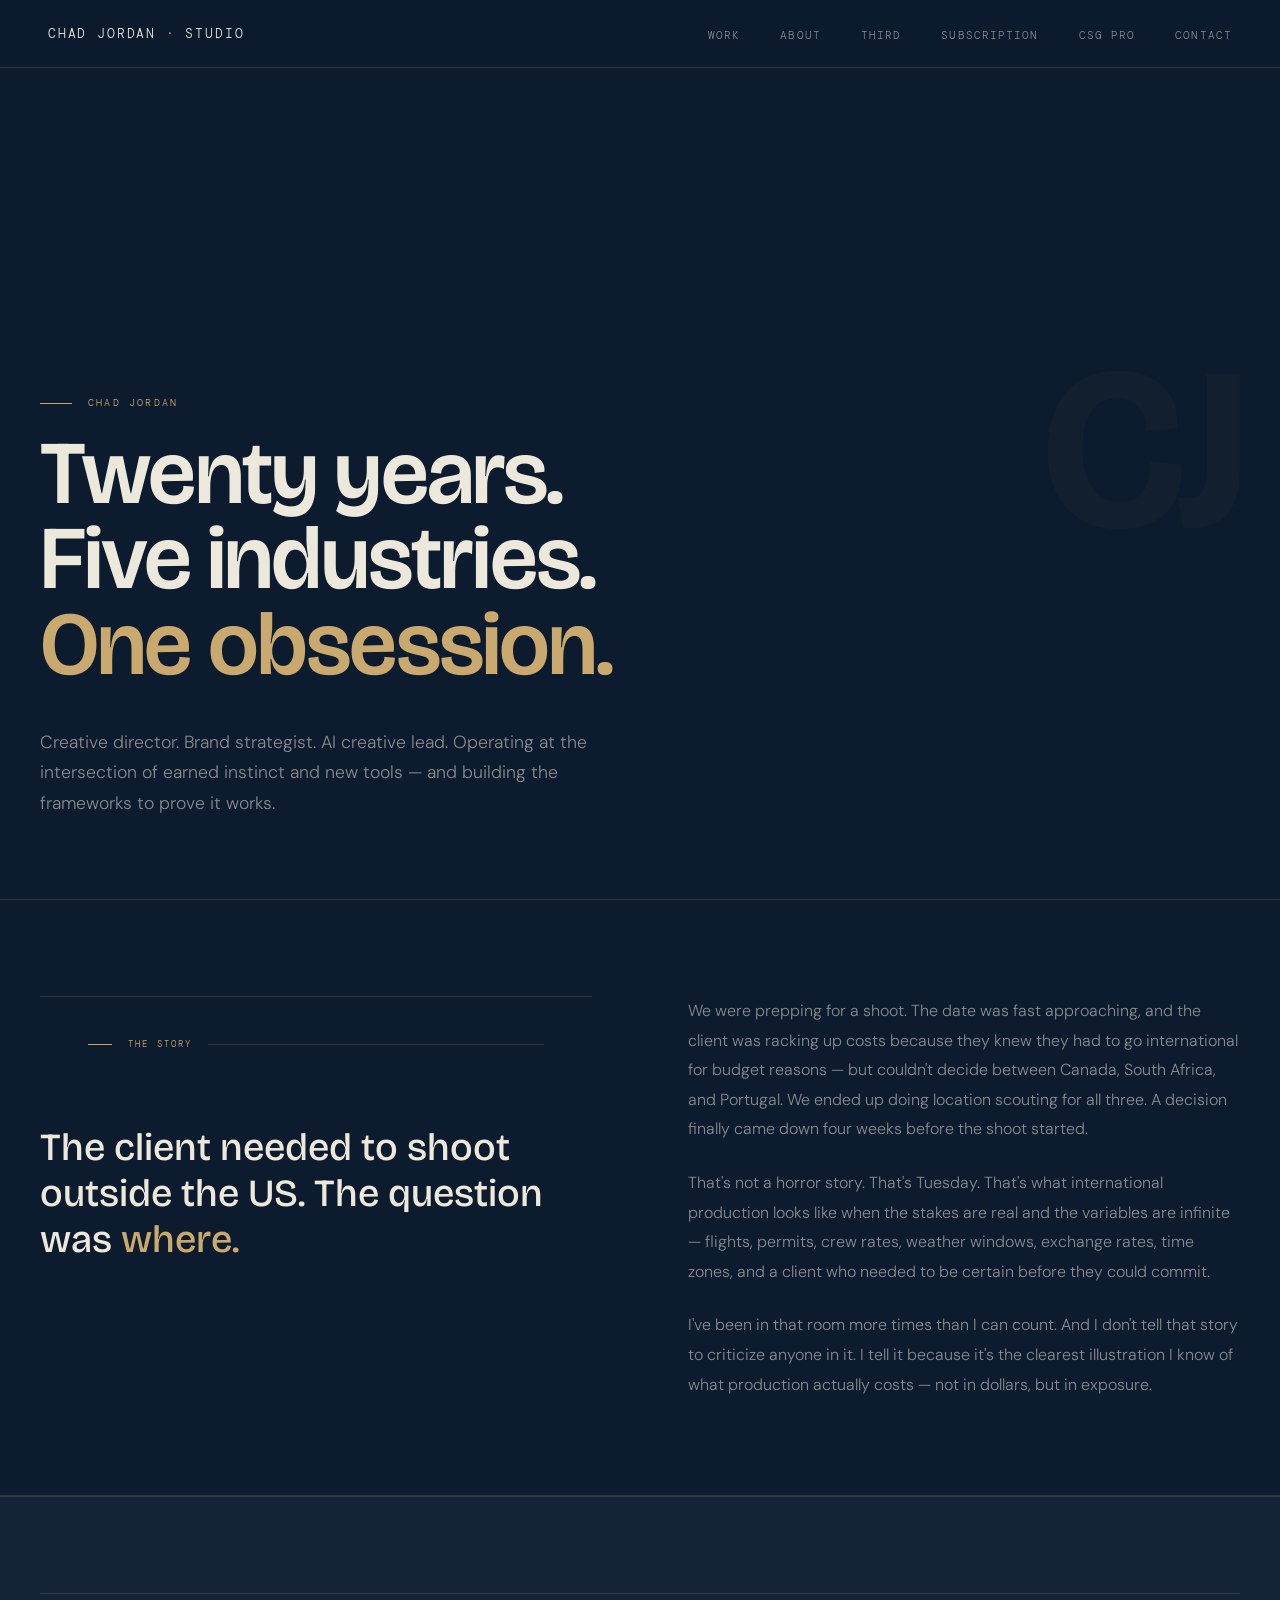
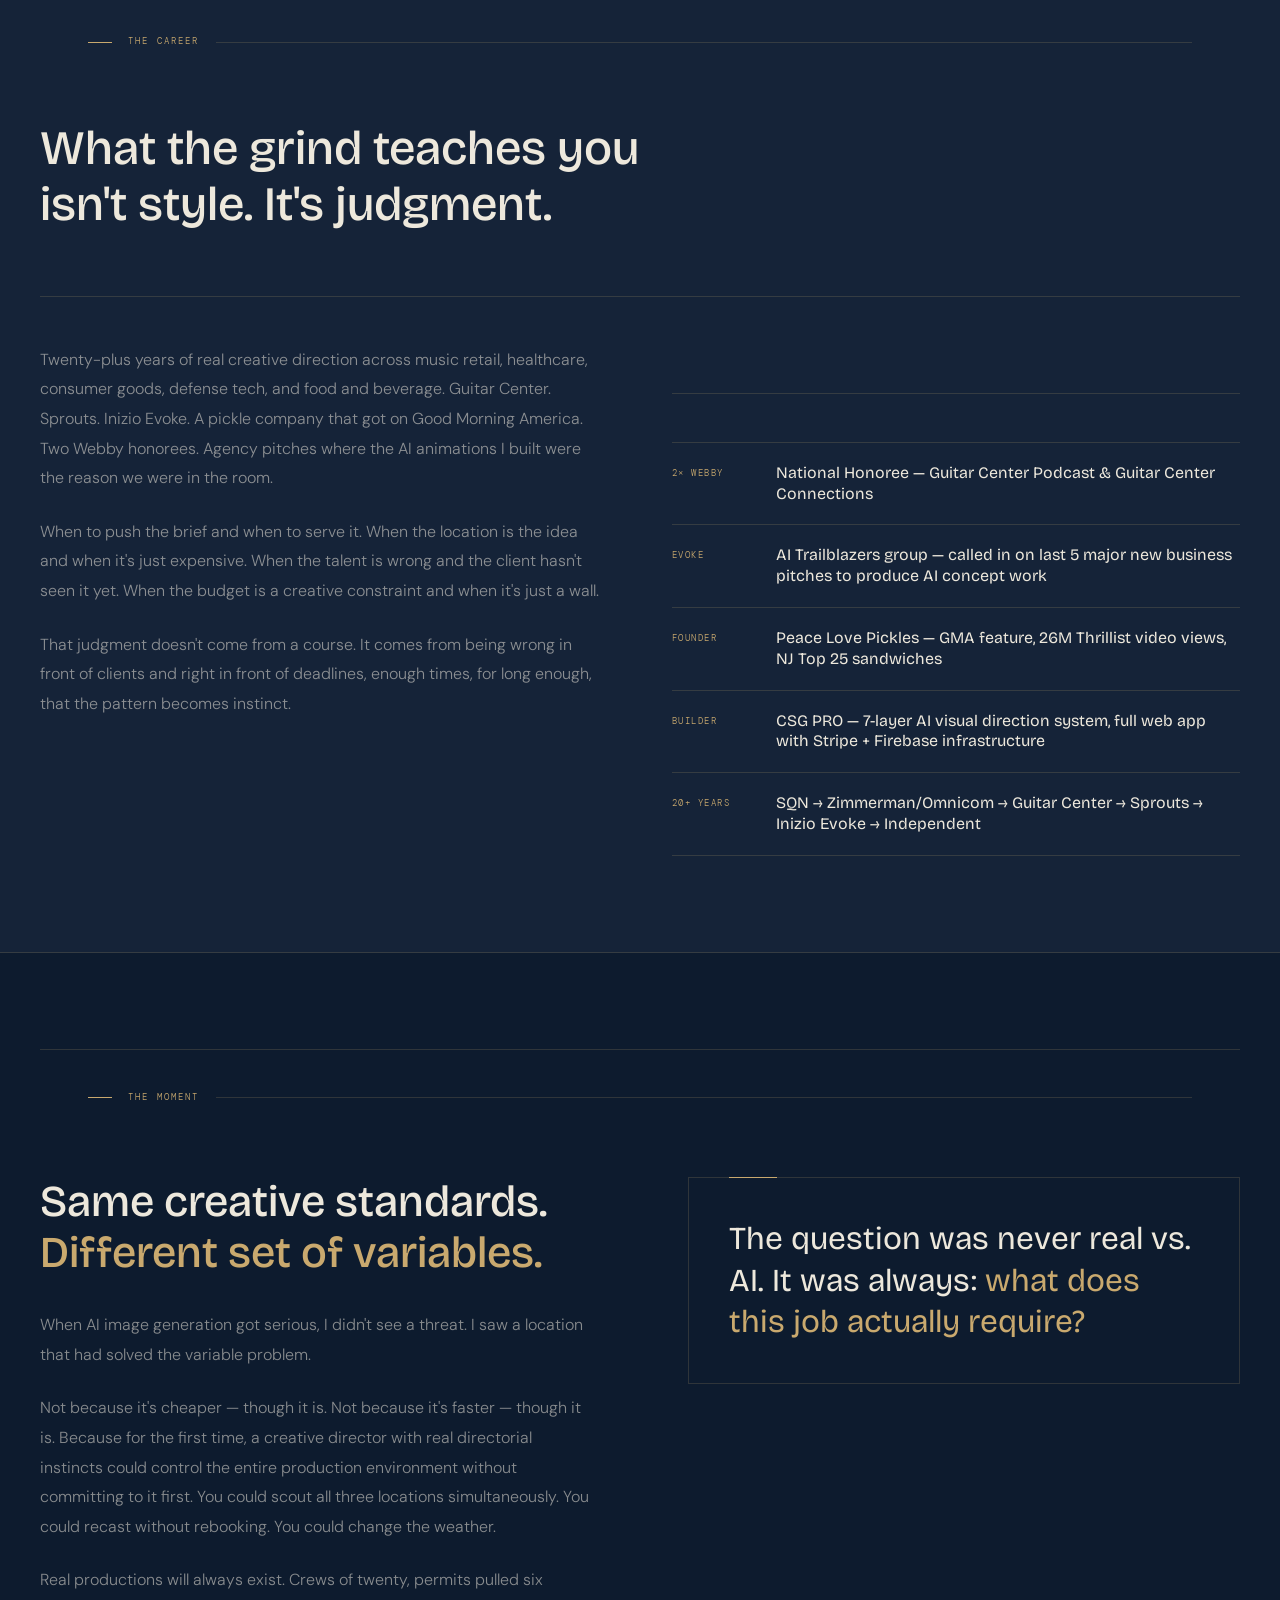
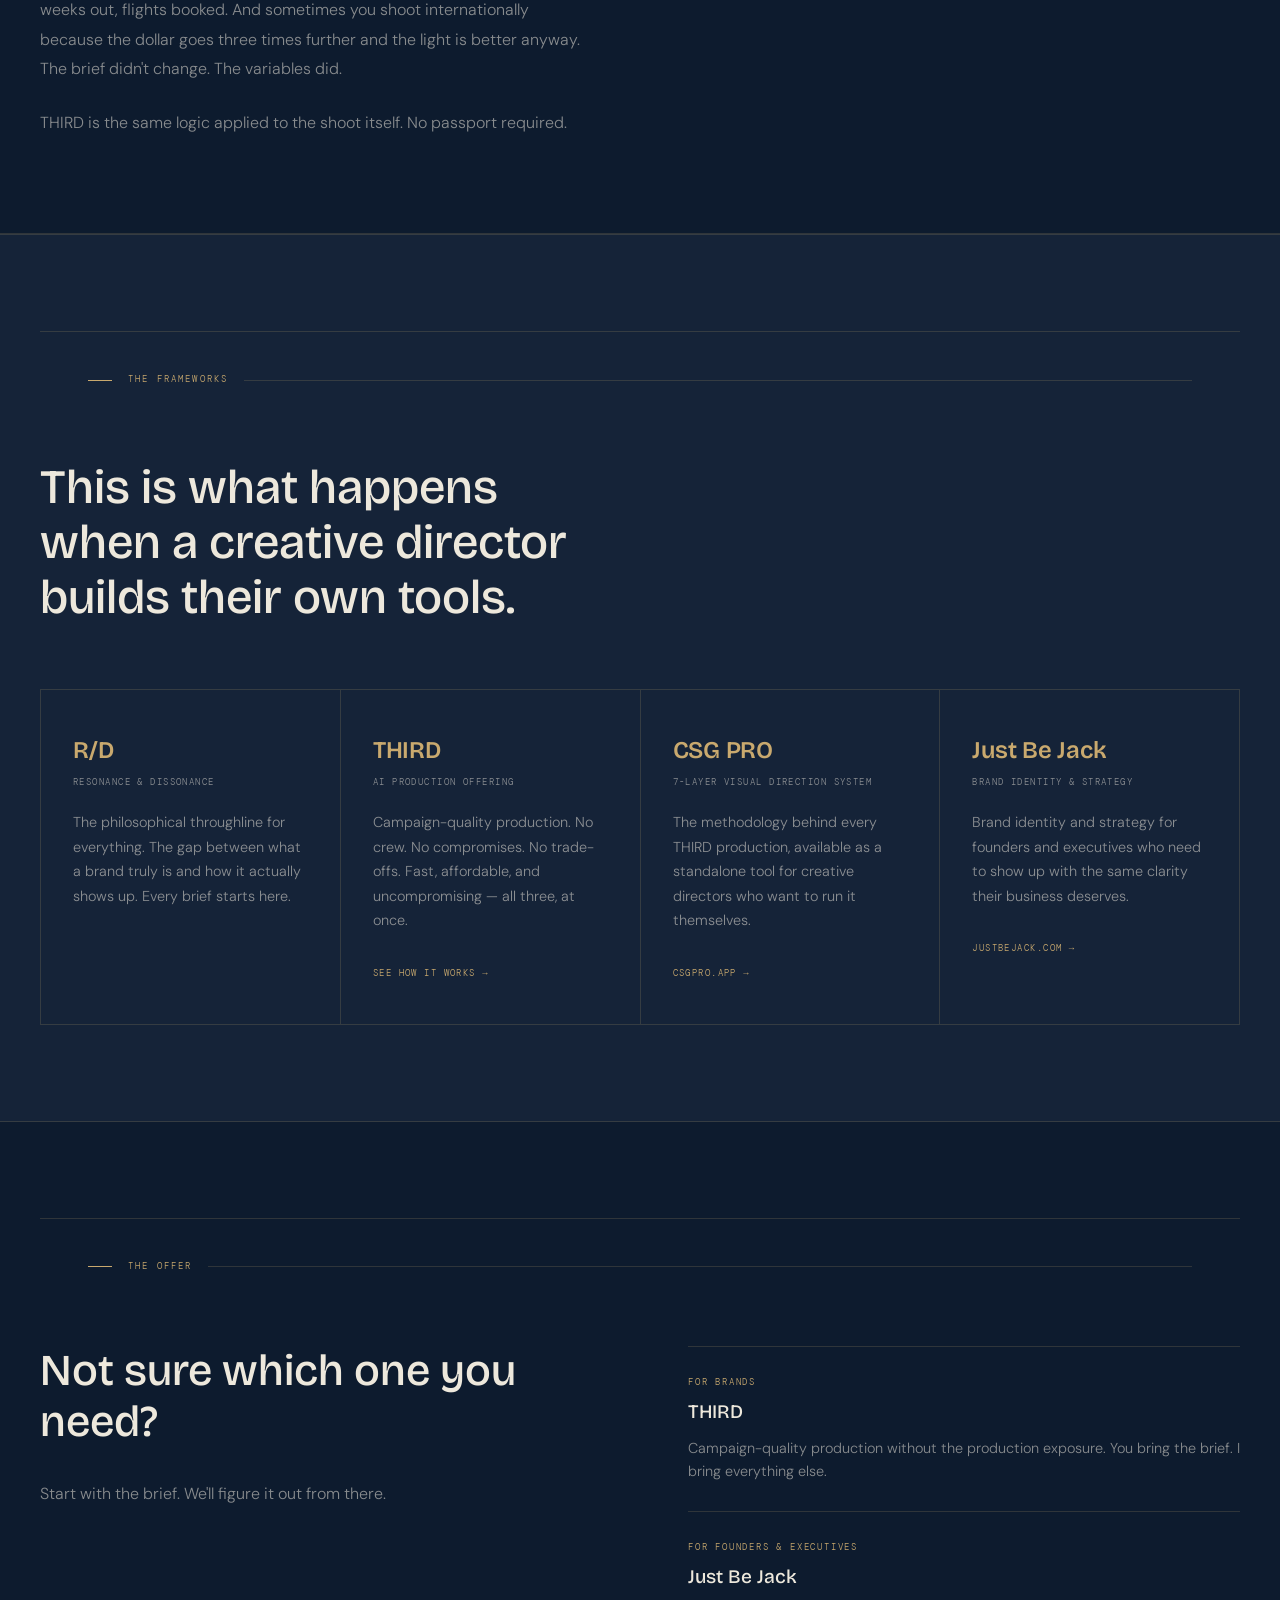
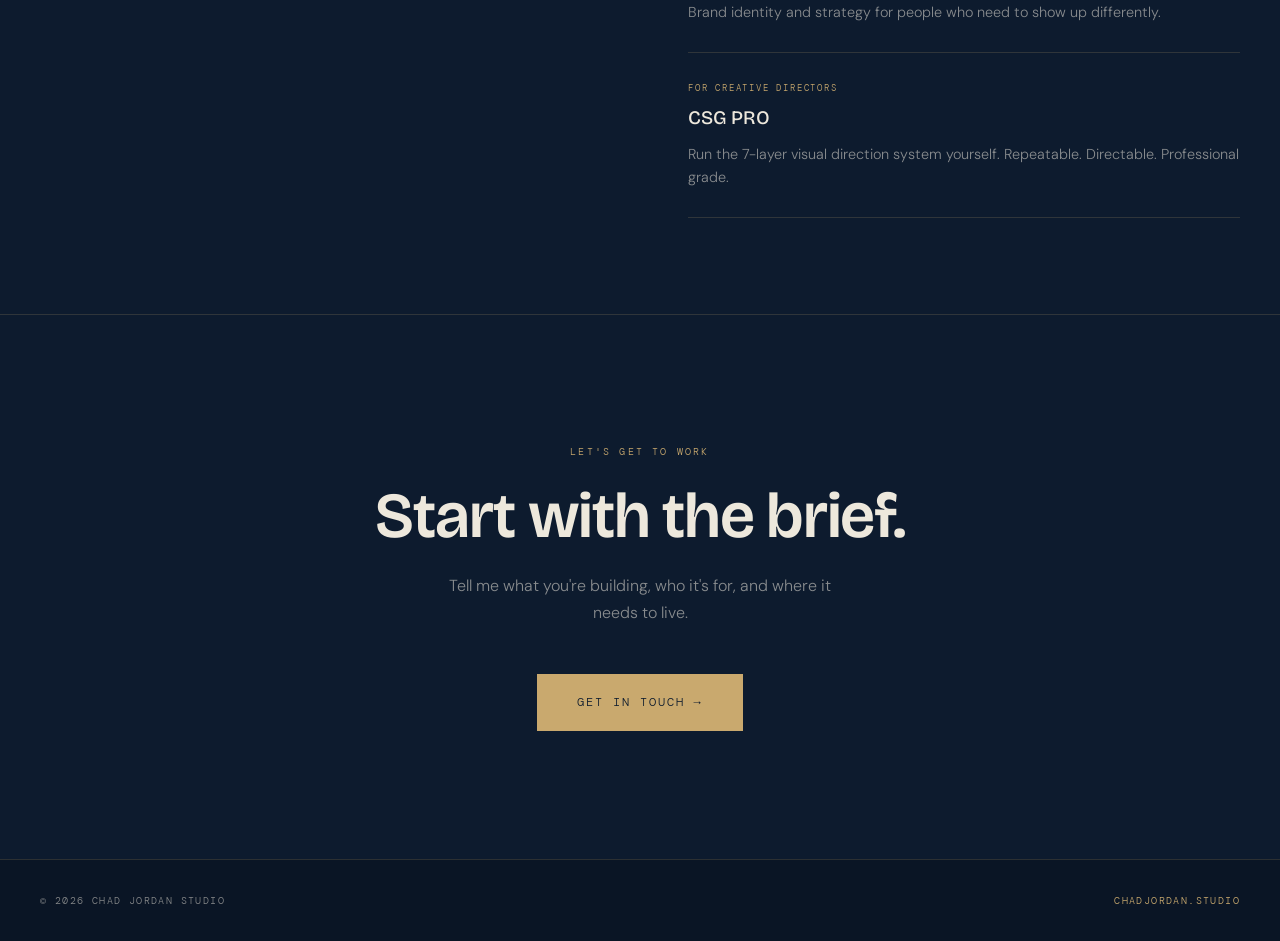
<file: about.html>
<!DOCTYPE html>
<html lang="en">
<head>
<meta charset="UTF-8">
<meta name="viewport" content="width=device-width, initial-scale=1.0">
<title>About — Chad Jordan Studio</title>
<link rel="stylesheet" href="style.css?v=10">
<link href="https://fonts.googleapis.com/css2?family=Bricolage+Grotesque:opsz,wght@12..96,300;12..96,400;12..96,500;12..96,600;12..96,700&family=DM+Mono:wght@300;400;500&family=DM+Sans:wght@300;400;500&display=swap" rel="stylesheet">
<style>
*,*::before,*::after{box-sizing:border-box;margin:0;padding:0}
:root{
  --navy:#0d1b2e;
  --navy-mid:#152338;
  --gold:#c9a96e;
  --gold-dim:rgba(201,169,110,0.18);
  --white:#ede8dc;
  --white-dim:rgba(237,232,220,0.55);
}
html{scroll-behavior:smooth}
body{background:var(--navy);color:var(--white);font-family:'DM Sans',sans-serif;font-size:16px;line-height:1.7;overflow-x:hidden;}


/* HERO */
.hero{
  min-height:100vh;
  display:flex;flex-direction:column;justify-content:flex-end;
  padding:0 2.5rem 5rem;
  position:relative;
  border-bottom:0.5px solid var(--gold-dim);
}
.hero-eyebrow{
  font-family:'DM Mono',monospace;
  font-size:10px;letter-spacing:0.22em;text-transform:uppercase;
  color:var(--gold);margin-bottom:1.25rem;
  display:flex;align-items:center;gap:1rem;
}
.hero-eyebrow::before{content:'';display:block;width:32px;height:0.5px;background:var(--gold);}
.hero-headline{
  font-family:'Bricolage Grotesque',sans-serif;
  font-size:clamp(3rem,7vw,6.5rem);
  font-weight:600;line-height:0.95;letter-spacing:-0.02em;
  color:var(--white);margin-bottom:2.5rem;
}
.hero-headline em{color:var(--gold);font-style:normal;}
.hero-intro{
  max-width:600px;
  font-size:1.1rem;font-weight:300;
  color:var(--white-dim);line-height:1.75;
}
.hero-ghost{
  position:absolute;top:50%;right:2.5rem;
  transform:translateY(-50%);
  font-family:'Bricolage Grotesque',sans-serif;
  font-size:clamp(8rem,18vw,16rem);font-weight:700;
  color:rgba(201,169,110,0.03);
  line-height:1;pointer-events:none;
  letter-spacing:-0.04em;
  user-select:none;
}

/* SECTIONS */
section{padding:6rem 2.5rem;}
.section-label{
  font-family:'DM Mono',monospace;
  font-size:9px;letter-spacing:0.24em;text-transform:uppercase;
  color:var(--gold);margin-bottom:3rem;
  display:flex;align-items:center;gap:1rem;
}
.section-label::before{content:'';display:block;width:24px;height:0.5px;background:var(--gold);}

/* STORY */
.story-section{
  border-bottom:0.5px solid var(--gold-dim);
  display:grid;grid-template-columns:1fr 1fr;gap:6rem;align-items:start;
}
.story-left{}
.story-pull{
  font-family:'Bricolage Grotesque',sans-serif;
  font-size:clamp(1.75rem,3vw,2.5rem);font-weight:500;
  color:var(--white);line-height:1.2;
  margin-bottom:3rem;
}
.story-pull em{color:var(--gold);font-style:normal;}
.story-right{}
.story-body{
  font-size:1rem;color:var(--white-dim);line-height:1.85;
}
.story-body p{margin-bottom:1.5rem;}
.story-body p:last-child{margin-bottom:0;}

/* CAREER */
.career-section{
  background:var(--navy-mid);
  border-top:0.5px solid var(--gold-dim);
  border-bottom:0.5px solid var(--gold-dim);
}
.career-headline{
  font-family:'Bricolage Grotesque',sans-serif;
  font-size:clamp(2rem,4vw,3rem);font-weight:500;
  color:var(--white);line-height:1.15;
  max-width:640px;margin-bottom:4rem;
}
.career-body{
  display:grid;grid-template-columns:1fr 1fr;gap:4rem;
  border-top:0.5px solid var(--gold-dim);
  padding-top:3rem;
}
.career-col{}
.career-text{font-size:1rem;color:var(--white-dim);line-height:1.85;}
.career-text p{margin-bottom:1.5rem;}
.career-text p:last-child{margin-bottom:0;}
.credentials{
  margin-top:3rem;padding-top:3rem;
  border-top:0.5px solid var(--gold-dim);
  display:flex;flex-direction:column;gap:0;
}
.credential{
  display:flex;align-items:flex-start;gap:1.5rem;
  padding:1.25rem 0;
  border-bottom:0.5px solid var(--gold-dim);
}
.credential:first-child{border-top:0.5px solid var(--gold-dim);}
.credential-mark{
  font-family:'DM Mono',monospace;
  font-size:9px;letter-spacing:0.16em;text-transform:uppercase;
  color:var(--gold);min-width:80px;padding-top:3px;
}
.credential-text{
  font-family:'Bricolage Grotesque',sans-serif;
  font-size:1rem;font-weight:400;color:var(--white);line-height:1.3;
}

/* THE MOMENT */
.moment-section{border-bottom:0.5px solid var(--gold-dim);}
.moment-inner{display:grid;grid-template-columns:1fr 1fr;gap:6rem;align-items:start;}
.moment-left{}
.moment-headline{
  font-family:'Bricolage Grotesque',sans-serif;
  font-size:clamp(2rem,3.5vw,2.75rem);font-weight:500;
  color:var(--white);line-height:1.15;margin-bottom:2rem;
}
.moment-headline em{color:var(--gold);font-style:normal;}
.moment-body{font-size:1rem;color:var(--white-dim);line-height:1.85;}
.moment-body p{margin-bottom:1.5rem;}
.moment-body p:last-child{margin-bottom:0;}
.moment-right{}
.moment-callout{
  font-family:'Bricolage Grotesque',sans-serif;
  font-size:clamp(1.5rem,2.5vw,2rem);font-weight:400;
  color:var(--white);line-height:1.3;
  padding:2.5rem;
  border:0.5px solid var(--gold-dim);
  position:relative;
}
.moment-callout::before{
  content:'';position:absolute;top:-1px;left:2.5rem;
  width:3rem;height:1px;background:var(--gold);
}
.moment-callout em{color:var(--gold);font-style:normal;}

/* THE FRAMEWORKS */
.frameworks-section{
  background:var(--navy-mid);
  border-top:0.5px solid var(--gold-dim);
  border-bottom:0.5px solid var(--gold-dim);
}
.frameworks-headline{
  font-family:'Bricolage Grotesque',sans-serif;
  font-size:clamp(2rem,4vw,3rem);font-weight:500;
  color:var(--white);line-height:1.15;max-width:560px;
  margin-bottom:4rem;
}
.frameworks-grid{
  display:grid;grid-template-columns:repeat(auto-fit,minmax(240px,1fr));
  gap:0;
  border-top:0.5px solid var(--gold-dim);
  border-left:0.5px solid var(--gold-dim);
}
.framework-item{
  padding:2.5rem 2rem;
  border-right:0.5px solid var(--gold-dim);
  border-bottom:0.5px solid var(--gold-dim);
}
.framework-name{
  font-family:'Bricolage Grotesque',sans-serif;
  font-size:1.5rem;font-weight:600;
  color:var(--gold);margin-bottom:0.25rem;
  letter-spacing:-0.01em;
}
.framework-tagline{
  font-family:'DM Mono',monospace;
  font-size:9px;letter-spacing:0.16em;text-transform:uppercase;
  color:var(--white-dim);margin-bottom:1.25rem;
}
.framework-desc{font-size:0.9rem;color:var(--white-dim);line-height:1.7;margin-bottom:1.5rem;}
.framework-link{
  font-family:'DM Mono',monospace;
  font-size:9px;letter-spacing:0.16em;text-transform:uppercase;
  color:var(--gold);text-decoration:none;
  display:inline-flex;align-items:center;gap:6px;
  transition:gap 0.2s;
}
.framework-link:hover{gap:10px;}

/* THE OFFER */
.offer-section{border-bottom:0.5px solid var(--gold-dim);}
.offer-inner{display:grid;grid-template-columns:1fr 1fr;gap:6rem;align-items:start;}
.offer-left{}
.offer-headline{
  font-family:'Bricolage Grotesque',sans-serif;
  font-size:clamp(2rem,3.5vw,2.75rem);font-weight:500;
  color:var(--white);line-height:1.15;margin-bottom:2rem;
}
.offer-body{font-size:1rem;color:var(--white-dim);line-height:1.85;}
.offer-body p{margin-bottom:1.5rem;}
.offer-right{}
.offer-list{display:flex;flex-direction:column;}
.offer-item{
  padding:1.75rem 0;
  border-bottom:0.5px solid var(--gold-dim);
}
.offer-item:first-child{border-top:0.5px solid var(--gold-dim);}
.offer-item-label{
  font-family:'DM Mono',monospace;
  font-size:9px;letter-spacing:0.2em;text-transform:uppercase;
  color:var(--gold);margin-bottom:0.35rem;
}
.offer-item-title{
  font-family:'Bricolage Grotesque',sans-serif;
  font-size:1.2rem;font-weight:500;color:var(--white);
  margin-bottom:0.5rem;
}
.offer-item-desc{font-size:0.9rem;color:var(--white-dim);line-height:1.6;}

/* CTA */
.cta-section{text-align:center;padding:8rem 2.5rem;}
.cta-eyebrow{
  font-family:'DM Mono',monospace;
  font-size:10px;letter-spacing:0.22em;text-transform:uppercase;
  color:var(--gold);margin-bottom:1.5rem;
}
.cta-headline{
  font-family:'Bricolage Grotesque',sans-serif;
  font-size:clamp(2.5rem,5vw,4rem);font-weight:600;
  color:var(--white);line-height:1;letter-spacing:-0.02em;
  margin-bottom:1.5rem;
}
.cta-sub{font-size:1rem;color:var(--white-dim);max-width:400px;margin:0 auto 3rem;}
.cta-btn{
  display:inline-flex;align-items:center;gap:12px;
  font-family:'DM Mono',monospace;
  font-size:12px;letter-spacing:0.16em;text-transform:uppercase;
  color:var(--navy);background:var(--gold);
  border:none;padding:18px 40px;cursor:pointer;
  text-decoration:none;transition:opacity 0.2s;
}
.cta-btn:hover{opacity:0.85;}

footer{padding:2rem 2.5rem;display:flex;align-items:center;justify-content:space-between;border-top:0.5px solid var(--gold-dim);}
.footer-copy{font-family:'DM Mono',monospace;font-size:10px;letter-spacing:0.14em;text-transform:uppercase;color:var(--white-dim);}
.footer-mark{font-family:'DM Mono',monospace;font-size:10px;letter-spacing:0.14em;text-transform:uppercase;color:var(--gold);}

.reveal{opacity:0;transform:translateY(24px);transition:opacity 0.7s ease,transform 0.7s ease;}
.reveal.visible{opacity:1;transform:translateY(0);}

@media(max-width:768px){
    .hero{padding:0 1.25rem 4rem;}
  .hero-ghost{display:none;}
  section{padding:4rem 1.25rem;}
  .story-section,.moment-inner,.offer-inner{grid-template-columns:1fr;gap:3rem;}
  .career-body{grid-template-columns:1fr;gap:2rem;}
  footer{padding:1.5rem 1.25rem;}
}
</style>
</head>
<body>

<nav>
  <a href="index.html" class="logo">Chad Jordan <span>·</span> Studio</a>
  <ul class="nav-links">
    <li><a href="index.html#work">Work</a></li>
    <li><a href="about.html">About</a></li>
    <li><a href="third.html">THIRD</a></li>
    <li><a href="subscription.html">Subscription</a></li>
    <li><a href="csgpro.html">CSG Pro</a></li>
    <li><a href="mailto:chad@justbejack.com">Contact</a></li>
  </ul>
  <button class="nav-toggle" id="nav-toggle" aria-label="Menu">
    <span></span><span></span><span></span>
  </button>
</nav>

<div class="nav-overlay" id="nav-overlay">
  <button class="nav-overlay-x" id="nav-overlay-x" aria-label="Close menu">✕</button>
  <ul class="nav-overlay-links">
    <li><a href="index.html#work">Work</a></li>
    <li><a href="about.html">About</a></li>
    <li><a href="third.html">THIRD</a></li>
    <li><a href="subscription.html">Subscription</a></li>
    <li><a href="csgpro.html">CSG Pro</a></li>
    <li><a href="mailto:chad@justbejack.com">Contact</a></li>
  </ul>
</div>

<section class="hero">
  <div class="hero-ghost">CJ</div>
  <div class="hero-eyebrow reveal">Chad Jordan</div>
  <h1 class="hero-headline reveal">
    Twenty years.<br>
    Five industries.<br>
    <em>One obsession.</em>
  </h1>
  <p class="hero-intro reveal">Creative director. Brand strategist. AI creative lead. Operating at the intersection of earned instinct and new tools — and building the frameworks to prove it works.</p>
</section>

<section class="story-section">
  <div class="story-left reveal">
    <div class="section-label">The story</div>
    <p class="story-pull">The client needed to shoot outside the US. The question was <em>where.</em></p>
  </div>
  <div class="story-right reveal">
    <div class="story-body">
      <p>We were prepping for a shoot. The date was fast approaching, and the client was racking up costs because they knew they had to go international for budget reasons — but couldn't decide between Canada, South Africa, and Portugal. We ended up doing location scouting for all three. A decision finally came down four weeks before the shoot started.</p>
      <p>That's not a horror story. That's Tuesday. That's what international production looks like when the stakes are real and the variables are infinite — flights, permits, crew rates, weather windows, exchange rates, time zones, and a client who needed to be certain before they could commit.</p>
      <p>I've been in that room more times than I can count. And I don't tell that story to criticize anyone in it. I tell it because it's the clearest illustration I know of what production actually costs — not in dollars, but in exposure.</p>
    </div>
  </div>
</section>

<section class="career-section">
  <div class="section-label reveal">The career</div>
  <h2 class="career-headline reveal">What the grind teaches you isn't style. It's judgment.</h2>
  <div class="career-body">
    <div class="career-col reveal">
      <div class="career-text">
        <p>Twenty-plus years of real creative direction across music retail, healthcare, consumer goods, defense tech, and food and beverage. Guitar Center. Sprouts. Inizio Evoke. A pickle company that got on Good Morning America. Two Webby honorees. Agency pitches where the AI animations I built were the reason we were in the room.</p>
        <p>When to push the brief and when to serve it. When the location is the idea and when it's just expensive. When the talent is wrong and the client hasn't seen it yet. When the budget is a creative constraint and when it's just a wall.</p>
        <p>That judgment doesn't come from a course. It comes from being wrong in front of clients and right in front of deadlines, enough times, for long enough, that the pattern becomes instinct.</p>
      </div>
    </div>
    <div class="career-col reveal">
      <div class="credentials">
        <div class="credential">
          <span class="credential-mark">2× Webby</span>
          <span class="credential-text">National Honoree — Guitar Center Podcast & Guitar Center Connections</span>
        </div>
        <div class="credential">
          <span class="credential-mark">Evoke</span>
          <span class="credential-text">AI Trailblazers group — called in on last 5 major new business pitches to produce AI concept work</span>
        </div>
        <div class="credential">
          <span class="credential-mark">Founder</span>
          <span class="credential-text">Peace Love Pickles — GMA feature, 26M Thrillist video views, NJ Top 25 sandwiches</span>
        </div>
        <div class="credential">
          <span class="credential-mark">Builder</span>
          <span class="credential-text">CSG PRO — 7-layer AI visual direction system, full web app with Stripe + Firebase infrastructure</span>
        </div>
        <div class="credential">
          <span class="credential-mark">20+ Years</span>
          <span class="credential-text">SQN → Zimmerman/Omnicom → Guitar Center → Sprouts → Inizio Evoke → Independent</span>
        </div>
      </div>
    </div>
  </div>
</section>

<section class="moment-section">
  <div class="section-label reveal">The moment</div>
  <div class="moment-inner">
    <div class="moment-left reveal">
      <h2 class="moment-headline">Same creative standards.<br><em>Different set of variables.</em></h2>
      <div class="moment-body">
        <p>When AI image generation got serious, I didn't see a threat. I saw a location that had solved the variable problem.</p>
        <p>Not because it's cheaper — though it is. Not because it's faster — though it is. Because for the first time, a creative director with real directorial instincts could control the entire production environment without committing to it first. You could scout all three locations simultaneously. You could recast without rebooking. You could change the weather.</p>
        <p>Real productions will always exist. Crews of twenty, permits pulled six weeks out, flights booked. And sometimes you shoot internationally because the dollar goes three times further and the light is better anyway. The brief didn't change. The variables did.</p>
        <p>THIRD is the same logic applied to the shoot itself. No passport required.</p>
      </div>
    </div>
    <div class="moment-right reveal">
      <div class="moment-callout">
        The question was never real vs. AI. It was always: <em>what does this job actually require?</em>
      </div>
    </div>
  </div>
</section>

<section class="frameworks-section">
  <div class="section-label reveal">The frameworks</div>
  <h2 class="frameworks-headline reveal">This is what happens when a creative director builds their own tools.</h2>
  <div class="frameworks-grid reveal">
    <div class="framework-item">
      <div class="framework-name">R/D</div>
      <div class="framework-tagline">Resonance & Dissonance</div>
      <div class="framework-desc">The philosophical throughline for everything. The gap between what a brand truly is and how it actually shows up. Every brief starts here.</div>
    </div>
    <div class="framework-item">
      <div class="framework-name">THIRD</div>
      <div class="framework-tagline">AI Production Offering</div>
      <div class="framework-desc">Campaign-quality production. No crew. No compromises. No trade-offs. Fast, affordable, and uncompromising — all three, at once.</div>
      <a href="third.html" class="framework-link">See how it works →</a>
    </div>
    <div class="framework-item">
      <div class="framework-name">CSG PRO</div>
      <div class="framework-tagline">7-Layer Visual Direction System</div>
      <div class="framework-desc">The methodology behind every THIRD production, available as a standalone tool for creative directors who want to run it themselves.</div>
      <a href="https://csgpro.app" class="framework-link" target="_blank">csgpro.app →</a>
    </div>
    <div class="framework-item">
      <div class="framework-name">Just Be Jack</div>
      <div class="framework-tagline">Brand Identity & Strategy</div>
      <div class="framework-desc">Brand identity and strategy for founders and executives who need to show up with the same clarity their business deserves.</div>
      <a href="https://justbejack.com" class="framework-link" target="_blank">justbejack.com →</a>
    </div>
  </div>
</section>

<section class="offer-section">
  <div class="section-label reveal">The offer</div>
  <div class="offer-inner">
    <div class="offer-left reveal">
      <h2 class="offer-headline">Not sure which one you need?</h2>
      <div class="offer-body">
        <p>Start with the brief. We'll figure it out from there.</p>
      </div>
    </div>
    <div class="offer-right reveal">
      <div class="offer-list">
        <div class="offer-item">
          <div class="offer-item-label">For brands</div>
          <div class="offer-item-title">THIRD</div>
          <div class="offer-item-desc">Campaign-quality production without the production exposure. You bring the brief. I bring everything else.</div>
        </div>
        <div class="offer-item">
          <div class="offer-item-label">For founders & executives</div>
          <div class="offer-item-title">Just Be Jack</div>
          <div class="offer-item-desc">Brand identity and strategy for people who need to show up differently.</div>
        </div>
        <div class="offer-item">
          <div class="offer-item-label">For creative directors</div>
          <div class="offer-item-title">CSG PRO</div>
          <div class="offer-item-desc">Run the 7-layer visual direction system yourself. Repeatable. Directable. Professional grade.</div>
        </div>
      </div>
    </div>
  </div>
</section>

<section class="cta-section">
  <div class="cta-eyebrow reveal">Let's get to work</div>
  <h2 class="cta-headline reveal">Start with the brief.</h2>
  <p class="cta-sub reveal">Tell me what you're building, who it's for, and where it needs to live.</p>
  <a href="mailto:chad@justbejack.com?subject=Let's talk" class="cta-btn reveal">Get in touch →</a>
</section>

<footer>
  <span class="footer-copy">© 2026 Chad Jordan Studio</span>
  <span class="footer-mark">chadjordan.studio</span>
</footer>

<script>
const observer=new IntersectionObserver(entries=>{
  entries.forEach(e=>{if(e.isIntersecting){e.target.classList.add('visible');observer.unobserve(e.target);}});
},{threshold:0.1,rootMargin:'0px 0px -40px 0px'});
document.querySelectorAll('.reveal').forEach(el=>observer.observe(el));
</script>
<script>
const navToggle = document.getElementById("nav-toggle");
const navOverlay = document.getElementById("nav-overlay");
const navOverlayX = document.getElementById("nav-overlay-x");
function closeNav(){navToggle.classList.remove("open");navOverlay.classList.remove("open");}
function openNav(){navToggle.classList.add("open");navOverlay.classList.add("open");}
if(navToggle){navToggle.addEventListener("click",function(){navOverlay.classList.contains("open")?closeNav():openNav();});}
if(navOverlayX){navOverlayX.addEventListener("click",closeNav);}
if(navOverlay){navOverlay.querySelectorAll("a").forEach(function(link){link.addEventListener("click",closeNav);});}
</script>
</body>
</html>
</file>
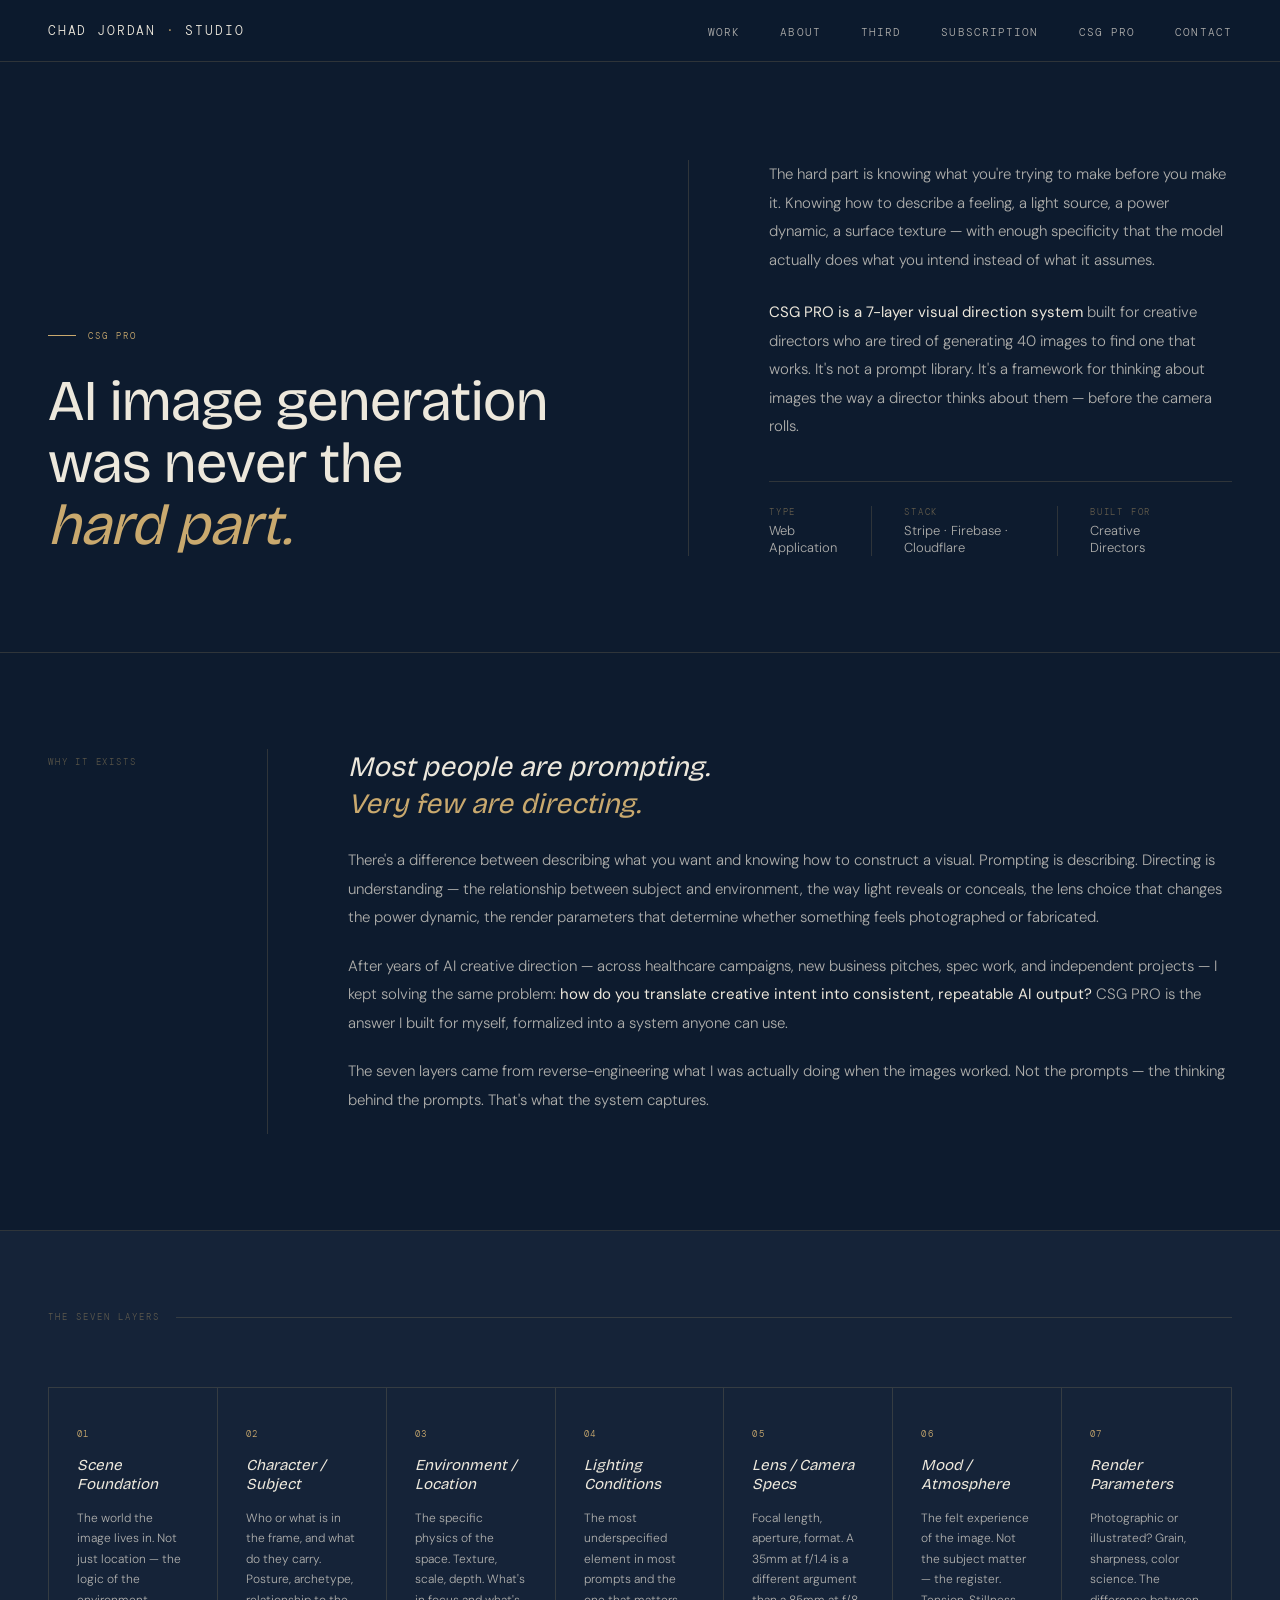
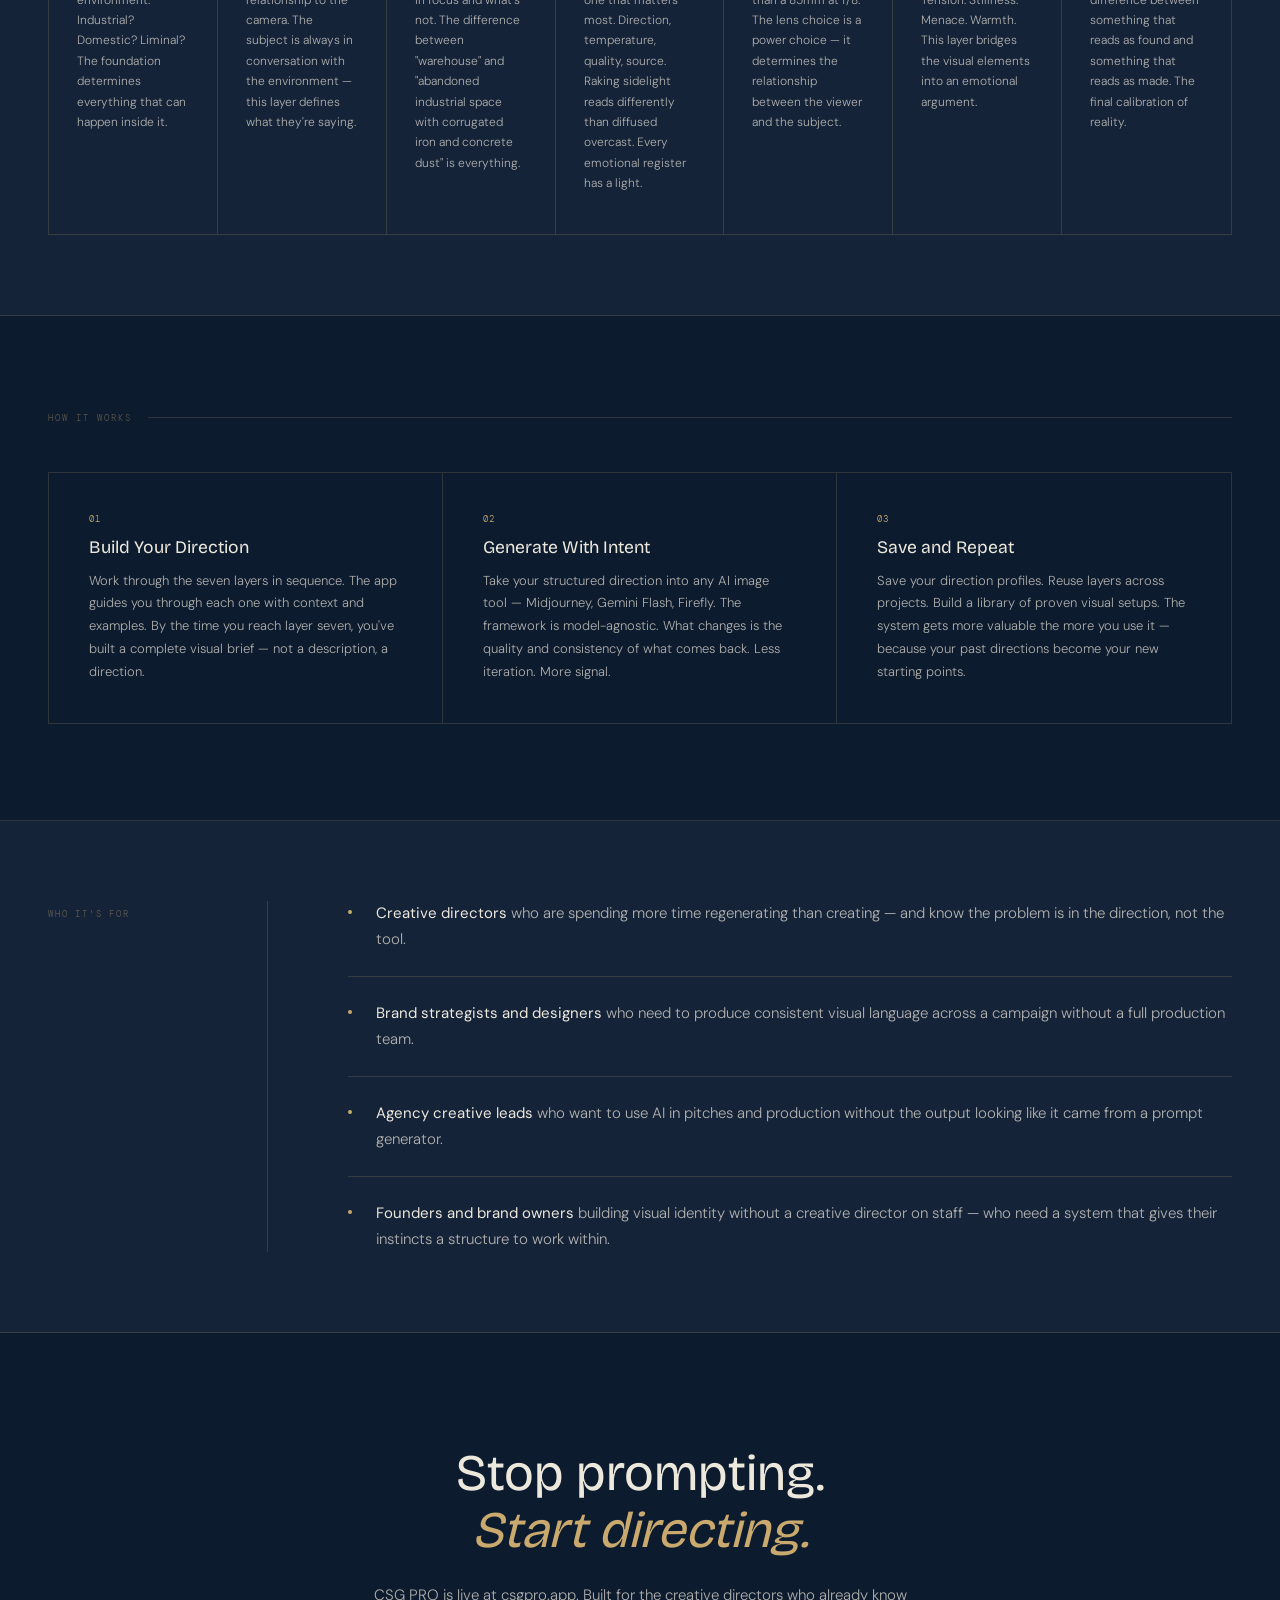
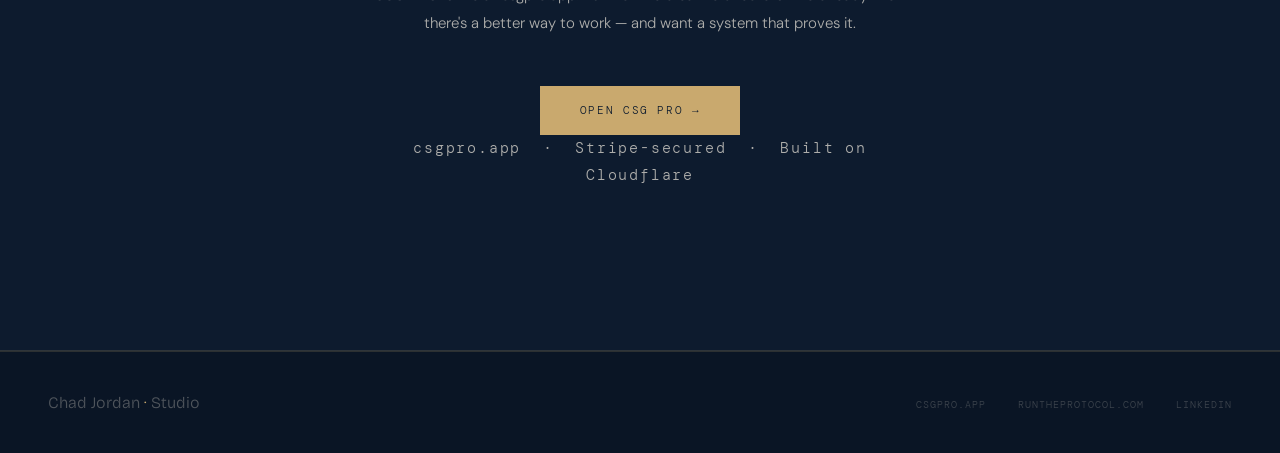
<file: csgpro.html>
<!DOCTYPE html>
<html lang="en">
<head>
<meta charset="UTF-8">
<meta name="viewport" content="width=device-width, initial-scale=1.0">
<meta name="format-detection" content="telephone=no">
<title>CSG PRO — Chad Jordan · Studio</title>
<meta name="description" content="CSG PRO — A 7-layer AI visual direction system for creative directors who want repeatable, intentional image generation.">
<link rel="preconnect" href="https://fonts.googleapis.com">
<link href="https://fonts.googleapis.com/css2?family=Bricolage+Grotesque:opsz,wght@12..96,300;12..96,400;12..96,500;12..96,600;12..96,700;12..96,800&family=DM+Mono:wght@300;400&family=DM+Sans:wght@300;400&display=swap" rel="stylesheet">
<link rel="stylesheet" href="style.css?v=10">
<style>

.csg-hero{padding:10rem 3rem 6rem;border-bottom:0.5px solid var(--gold-rule);display:grid;grid-template-columns:1fr 1fr;gap:6rem;align-items:end;}
.csg-hero-label{font-family:'DM Mono',monospace;font-size:9px;letter-spacing:0.22em;text-transform:uppercase;color:var(--gold);margin-bottom:1.75rem;display:flex;align-items:center;gap:0.75rem;}
.csg-hero-label::before{content:'';display:inline-block;width:28px;height:0.5px;background:var(--gold);}
.csg-hero h1{font-family:'Bricolage Grotesque',sans-serif;font-size:clamp(2.6rem,4.5vw,4.5rem);font-weight:400;line-height:1.08;color:var(--white);}
.csg-hero h1 em{font-style:italic;color:var(--gold);}
.csg-hero-right{border-left:0.5px solid var(--gold-rule);padding-left:5rem;}
.csg-hero-body{font-size:15px;line-height:1.9;color:var(--white-dim);margin-bottom:1.5rem;}
.csg-hero-body strong{color:var(--white);font-weight:400;}
.csg-hero-meta{display:flex;gap:0;border-top:0.5px solid var(--gold-rule);padding-top:1.5rem;margin-top:2.5rem;}
.csg-meta-item{display:flex;flex-direction:column;gap:0.3rem;padding-right:2rem;margin-right:2rem;border-right:0.5px solid var(--gold-rule);}
.csg-meta-item:last-child{border-right:none;}
.csg-meta-label{font-family:'DM Mono',monospace;font-size:9px;letter-spacing:0.2em;text-transform:uppercase;color:rgba(201,169,110,0.45);}
.csg-meta-value{font-size:13px;color:var(--white-dim);}

/* WHY SECTION */
.csg-why{padding:6rem 3rem;border-bottom:0.5px solid var(--gold-rule);display:grid;grid-template-columns:220px 1fr;gap:5rem;align-items:start;}
.csg-why-label{font-family:'DM Mono',monospace;font-size:9px;letter-spacing:0.2em;text-transform:uppercase;color:rgba(201,169,110,0.4);border-right:0.5px solid var(--gold-rule);padding-right:4rem;align-self:stretch;display:flex;align-items:flex-start;padding-top:0.4rem;}
.csg-why-content h2{font-family:'Bricolage Grotesque',sans-serif;font-size:clamp(1.5rem,2.2vw,2rem);font-weight:400;color:var(--white);line-height:1.3;margin-bottom:1.5rem;font-style:italic;}
.csg-why-content h2 em{color:var(--gold);}
.csg-why-content p{font-size:15px;line-height:1.9;color:var(--white-dim);margin-bottom:1.25rem;}
.csg-why-content p strong{color:var(--white);font-weight:400;}

/* 7 LAYERS */
.csg-layers{padding:5rem 3rem;border-bottom:0.5px solid var(--gold-rule);background:var(--navy-mid);}
.csg-layers-header{display:flex;align-items:center;gap:1rem;margin-bottom:4rem;}
.csg-layers-label{font-family:'DM Mono',monospace;font-size:9px;letter-spacing:0.22em;text-transform:uppercase;color:rgba(201,169,110,0.4);}
.csg-layers-rule{flex:1;height:0.5px;background:var(--gold-rule);}
.csg-layer-grid{display:grid;grid-template-columns:repeat(7,1fr);border:0.5px solid var(--gold-rule);border-left:0.5px solid var(--gold-rule);}
.csg-layer{border-right:0.5px solid var(--gold-rule);padding:2.5rem 1.75rem;}
.csg-layer:last-child{border-right:none;}
.csg-layer-num{font-family:'DM Mono',monospace;font-size:9px;letter-spacing:0.15em;color:var(--gold);margin-bottom:1rem;}
.csg-layer-name{font-family:'Bricolage Grotesque',sans-serif;font-size:0.95rem;font-weight:400;color:var(--white);line-height:1.25;margin-bottom:0.85rem;font-style:italic;}
.csg-layer-desc{font-size:12px;line-height:1.7;color:var(--white-dim);}

/* HOW IT WORKS */
.csg-how{padding:6rem 3rem;border-bottom:0.5px solid var(--gold-rule);}
.csg-how-label{font-family:'DM Mono',monospace;font-size:9px;letter-spacing:0.22em;text-transform:uppercase;color:rgba(201,169,110,0.4);margin-bottom:3rem;display:flex;align-items:center;gap:1rem;}
.csg-how-label::after{content:'';flex:1;height:0.5px;background:var(--gold-rule);}
.csg-how-grid{display:grid;grid-template-columns:repeat(3,1fr);gap:0;border:0.5px solid var(--gold-rule);}
.csg-how-item{padding:2.5rem;border-right:0.5px solid var(--gold-rule);}
.csg-how-item:last-child{border-right:none;}
.csg-how-num{font-family:'DM Mono',monospace;font-size:9px;letter-spacing:0.15em;color:var(--gold);margin-bottom:0.75rem;}
.csg-how-title{font-family:'Bricolage Grotesque',sans-serif;font-size:1.1rem;font-weight:400;color:var(--white);line-height:1.2;margin-bottom:0.75rem;}
.csg-how-body{font-size:13px;line-height:1.75;color:var(--white-dim);}

/* WHO IT'S FOR */
.csg-for{padding:5rem 3rem;border-bottom:0.5px solid var(--gold-rule);background:var(--navy-mid);display:grid;grid-template-columns:220px 1fr;gap:5rem;align-items:start;}
.csg-for-label{font-family:'DM Mono',monospace;font-size:9px;letter-spacing:0.2em;text-transform:uppercase;color:rgba(201,169,110,0.4);border-right:0.5px solid var(--gold-rule);padding-right:4rem;align-self:stretch;display:flex;align-items:flex-start;padding-top:0.4rem;}
.csg-for-list{display:flex;flex-direction:column;gap:0;}
.csg-for-item{display:flex;align-items:flex-start;gap:1.5rem;padding:1.5rem 0;border-bottom:0.5px solid var(--gold-rule);}
.csg-for-item:first-child{padding-top:0;}
.csg-for-item:last-child{border-bottom:none;padding-bottom:0;}
.csg-for-dot{width:4px;height:4px;border-radius:50%;background:var(--gold);margin-top:0.55rem;flex-shrink:0;}
.csg-for-text{font-size:15px;line-height:1.7;color:var(--white-dim);}
.csg-for-text strong{color:var(--white);font-weight:400;}

/* CTA */
.csg-cta{padding:7rem 3rem;border-bottom:0.5px solid var(--gold-rule);text-align:center;}
.csg-cta h2{font-family:'Bricolage Grotesque',sans-serif;font-size:clamp(2rem,4vw,3.5rem);font-weight:400;color:var(--white);line-height:1.1;margin-bottom:1.5rem;}
.csg-cta h2 em{font-style:italic;color:var(--gold);}
.csg-cta p{font-size:15px;line-height:1.85;color:var(--white-dim);max-width:560px;margin:0 auto 3rem;}
.csg-cta-btn{display:inline-flex;align-items:center;gap:1rem;font-family:'DM Mono',monospace;font-size:11px;letter-spacing:0.15em;text-transform:uppercase;color:var(--navy);background:var(--gold);text-decoration:none;padding:1.1rem 2.5rem;transition:background 0.25s,color 0.25s;}
.csg-cta-btn:hover{background:var(--white);color:var(--navy);}
.csg-cta-sub{margin-top:1.5rem;font-family:'DM Mono',monospace;font-size:9px;letter-spacing:0.12em;color:rgba(201,169,110,0.35);}

@media(max-width:900px){
  .csg-hero{grid-template-columns:1fr;gap:3rem;padding:8rem 1.5rem 4rem;}
  .csg-hero-right{border-left:none;padding-left:0;border-top:0.5px solid var(--gold-rule);padding-top:2.5rem;}
  .csg-hero-meta{flex-wrap:wrap;gap:1.5rem;}
  .csg-why{grid-template-columns:1fr;gap:2rem;padding:4rem 1.5rem;}
  .csg-why-label{border-right:none;padding-right:0;align-self:auto;}
  .csg-layers{padding:4rem 1.5rem;}
  .csg-layer-grid{grid-template-columns:1fr 1fr;}
  .csg-layer{border-bottom:0.5px solid var(--gold-rule);}
  .csg-layer:nth-child(2n){border-right:none;}
  .csg-layer:nth-last-child(-n+2){border-bottom:none;}
  .csg-how{padding:4rem 1.5rem;}
  .csg-how-grid{grid-template-columns:1fr;}
  .csg-how-item{border-right:none;border-bottom:0.5px solid var(--gold-rule);}
  .csg-how-item:last-child{border-bottom:none;}
  .csg-for{grid-template-columns:1fr;gap:2rem;padding:4rem 1.5rem;}
  .csg-for-label{border-right:none;padding-right:0;align-self:auto;}
  .csg-cta{padding:5rem 1.5rem;}
}

</style>
</head>
<body>

<nav>
  <a href="index.html" class="logo">Chad Jordan <span>·</span> Studio</a>
  <ul class="nav-links">
    <li><a href="index.html#work">Work</a></li>
    <li><a href="about.html">About</a></li>
    <li><a href="third.html">THIRD</a></li>
    <li><a href="subscription.html">Subscription</a></li>
    <li><a href="csgpro.html">CSG Pro</a></li>
    <li><a href="mailto:chad@justbejack.com">Contact</a></li>
  </ul>
  <button class="nav-toggle" id="nav-toggle" aria-label="Menu">
    <span></span><span></span><span></span>
  </button>
</nav>

<div class="nav-overlay" id="nav-overlay">
  <button class="nav-overlay-x" id="nav-overlay-x" aria-label="Close menu">✕</button>
  <ul class="nav-overlay-links">
    <li><a href="index.html#work">Work</a></li>
    <li><a href="about.html">About</a></li>
    <li><a href="third.html">THIRD</a></li>
    <li><a href="subscription.html">Subscription</a></li>
    <li><a href="csgpro.html">CSG Pro</a></li>
    <li><a href="mailto:chad@justbejack.com">Contact</a></li>
  </ul>
</div>

<!-- HERO -->
<section class="csg-hero reveal">
  <div>
    <div class="csg-hero-label">CSG PRO</div>
    <h1>AI image generation<br>was never the<br><em>hard part.</em></h1>
  </div>
  <div class="csg-hero-right">
    <p class="csg-hero-body">The hard part is knowing what you're trying to make before you make it. Knowing how to describe a feeling, a light source, a power dynamic, a surface texture — with enough specificity that the model actually does what you intend instead of what it assumes.</p>
    <p class="csg-hero-body"><strong>CSG PRO is a 7-layer visual direction system</strong> built for creative directors who are tired of generating 40 images to find one that works. It's not a prompt library. It's a framework for thinking about images the way a director thinks about them — before the camera rolls.</p>
    <div class="csg-hero-meta">
      <div class="csg-meta-item">
        <span class="csg-meta-label">Type</span>
        <span class="csg-meta-value">Web Application</span>
      </div>
      <div class="csg-meta-item">
        <span class="csg-meta-label">Stack</span>
        <span class="csg-meta-value">Stripe · Firebase · Cloudflare</span>
      </div>
      <div class="csg-meta-item">
        <span class="csg-meta-label">Built for</span>
        <span class="csg-meta-value">Creative Directors</span>
      </div>
    </div>
  </div>
</section>

<!-- WHY IT EXISTS -->
<section class="csg-why reveal">
  <div class="csg-why-label">Why It Exists</div>
  <div class="csg-why-content">
    <h2>Most people are prompting.<br><em>Very few are directing.</em></h2>
    <p>There's a difference between describing what you want and knowing how to construct a visual. Prompting is describing. Directing is understanding — the relationship between subject and environment, the way light reveals or conceals, the lens choice that changes the power dynamic, the render parameters that determine whether something feels photographed or fabricated.</p>
    <p>After years of AI creative direction — across healthcare campaigns, new business pitches, spec work, and independent projects — I kept solving the same problem: <strong>how do you translate creative intent into consistent, repeatable AI output?</strong> CSG PRO is the answer I built for myself, formalized into a system anyone can use.</p>
    <p>The seven layers came from reverse-engineering what I was actually doing when the images worked. Not the prompts — the thinking behind the prompts. That's what the system captures.</p>
  </div>
</section>

<!-- 7 LAYERS -->
<section class="csg-layers reveal">
  <div class="csg-layers-header">
    <span class="csg-layers-label">The Seven Layers</span>
    <div class="csg-layers-rule"></div>
  </div>
  <div class="csg-layer-grid">
    <div class="csg-layer">
      <div class="csg-layer-num">01</div>
      <div class="csg-layer-name">Scene Foundation</div>
      <div class="csg-layer-desc">The world the image lives in. Not just location — the logic of the environment. Industrial? Domestic? Liminal? The foundation determines everything that can happen inside it.</div>
    </div>
    <div class="csg-layer">
      <div class="csg-layer-num">02</div>
      <div class="csg-layer-name">Character / Subject</div>
      <div class="csg-layer-desc">Who or what is in the frame, and what do they carry. Posture, archetype, relationship to the camera. The subject is always in conversation with the environment — this layer defines what they're saying.</div>
    </div>
    <div class="csg-layer">
      <div class="csg-layer-num">03</div>
      <div class="csg-layer-name">Environment / Location</div>
      <div class="csg-layer-desc">The specific physics of the space. Texture, scale, depth. What's in focus and what's not. The difference between "warehouse" and "abandoned industrial space with corrugated iron and concrete dust" is everything.</div>
    </div>
    <div class="csg-layer">
      <div class="csg-layer-num">04</div>
      <div class="csg-layer-name">Lighting Conditions</div>
      <div class="csg-layer-desc">The most underspecified element in most prompts and the one that matters most. Direction, temperature, quality, source. Raking sidelight reads differently than diffused overcast. Every emotional register has a light.</div>
    </div>
    <div class="csg-layer">
      <div class="csg-layer-num">05</div>
      <div class="csg-layer-name">Lens / Camera Specs</div>
      <div class="csg-layer-desc">Focal length, aperture, format. A 35mm at f/1.4 is a different argument than a 85mm at f/8. The lens choice is a power choice — it determines the relationship between the viewer and the subject.</div>
    </div>
    <div class="csg-layer">
      <div class="csg-layer-num">06</div>
      <div class="csg-layer-name">Mood / Atmosphere</div>
      <div class="csg-layer-desc">The felt experience of the image. Not the subject matter — the register. Tension. Stillness. Menace. Warmth. This layer bridges the visual elements into an emotional argument.</div>
    </div>
    <div class="csg-layer">
      <div class="csg-layer-num">07</div>
      <div class="csg-layer-name">Render Parameters</div>
      <div class="csg-layer-desc">Photographic or illustrated? Grain, sharpness, color science. The difference between something that reads as found and something that reads as made. The final calibration of reality.</div>
    </div>
  </div>
</section>

<!-- HOW IT WORKS -->
<section class="csg-how reveal">
  <div class="csg-how-label">How It Works</div>
  <div class="csg-how-grid">
    <div class="csg-how-item">
      <div class="csg-how-num">01</div>
      <div class="csg-how-title">Build Your Direction</div>
      <div class="csg-how-body">Work through the seven layers in sequence. The app guides you through each one with context and examples. By the time you reach layer seven, you've built a complete visual brief — not a description, a direction.</div>
    </div>
    <div class="csg-how-item">
      <div class="csg-how-num">02</div>
      <div class="csg-how-title">Generate With Intent</div>
      <div class="csg-how-body">Take your structured direction into any AI image tool — Midjourney, Gemini Flash, Firefly. The framework is model-agnostic. What changes is the quality and consistency of what comes back. Less iteration. More signal.</div>
    </div>
    <div class="csg-how-item">
      <div class="csg-how-num">03</div>
      <div class="csg-how-title">Save and Repeat</div>
      <div class="csg-how-body">Save your direction profiles. Reuse layers across projects. Build a library of proven visual setups. The system gets more valuable the more you use it — because your past directions become your new starting points.</div>
    </div>
  </div>
</section>

<!-- WHO IT'S FOR -->
<section class="csg-for reveal">
  <div class="csg-for-label">Who It's For</div>
  <div class="csg-for-list">
    <div class="csg-for-item">
      <div class="csg-for-dot"></div>
      <p class="csg-for-text"><strong>Creative directors</strong> who are spending more time regenerating than creating — and know the problem is in the direction, not the tool.</p>
    </div>
    <div class="csg-for-item">
      <div class="csg-for-dot"></div>
      <p class="csg-for-text"><strong>Brand strategists and designers</strong> who need to produce consistent visual language across a campaign without a full production team.</p>
    </div>
    <div class="csg-for-item">
      <div class="csg-for-dot"></div>
      <p class="csg-for-text"><strong>Agency creative leads</strong> who want to use AI in pitches and production without the output looking like it came from a prompt generator.</p>
    </div>
    <div class="csg-for-item">
      <div class="csg-for-dot"></div>
      <p class="csg-for-text"><strong>Founders and brand owners</strong> building visual identity without a creative director on staff — who need a system that gives their instincts a structure to work within.</p>
    </div>
  </div>
</section>

<!-- CTA -->
<section class="csg-cta reveal">
  <h2>Stop prompting.<br><em>Start directing.</em></h2>
  <p>CSG PRO is live at csgpro.app. Built for the creative directors who already know there's a better way to work — and want a system that proves it.</p>
  <a href="https://csgpro.app" target="_blank" class="csg-cta-btn">Open CSG PRO →</a>
  <p class="csg-cta-sub">csgpro.app &nbsp;·&nbsp; Stripe-secured &nbsp;·&nbsp; Built on Cloudflare</p>
</section>

<footer>
  <span class="footer-name">Chad Jordan <span>·</span> Studio</span>
  <ul class="footer-links">
    <li><a href="https://csgpro.app" target="_blank">csgpro.app</a></li>
    <li><a href="https://runtheprotocol.com" target="_blank">runtheprotocol.com</a></li>
    <li><a href="https://linkedin.com/in/chad-jordan-388ab624" target="_blank">LinkedIn</a></li>
  </ul>
</footer>

<script>
const navToggle = document.getElementById("nav-toggle");
const navOverlay = document.getElementById("nav-overlay");
const navOverlayX = document.getElementById("nav-overlay-x");
function closeNav(){
  navToggle.classList.remove("open");
  navOverlay.classList.remove("open");
}
function openNav(){
  navToggle.classList.add("open");
  navOverlay.classList.add("open");
}
if(navToggle){
  navToggle.addEventListener("click", function(){
    navOverlay.classList.contains("open") ? closeNav() : openNav();
  });
}
if(navOverlayX){
  navOverlayX.addEventListener("click", closeNav);
}
if(navOverlay){
  navOverlay.querySelectorAll("a").forEach(function(link){
    link.addEventListener("click", closeNav);
  });
}
const observer = new IntersectionObserver((entries) => {
  entries.forEach(e => {
    if(e.isIntersecting){e.target.classList.add('visible');observer.unobserve(e.target);}
  });
},{threshold:0.08});
document.querySelectorAll('.reveal').forEach(el => observer.observe(el));
</script>
</body>
</html>
</file>
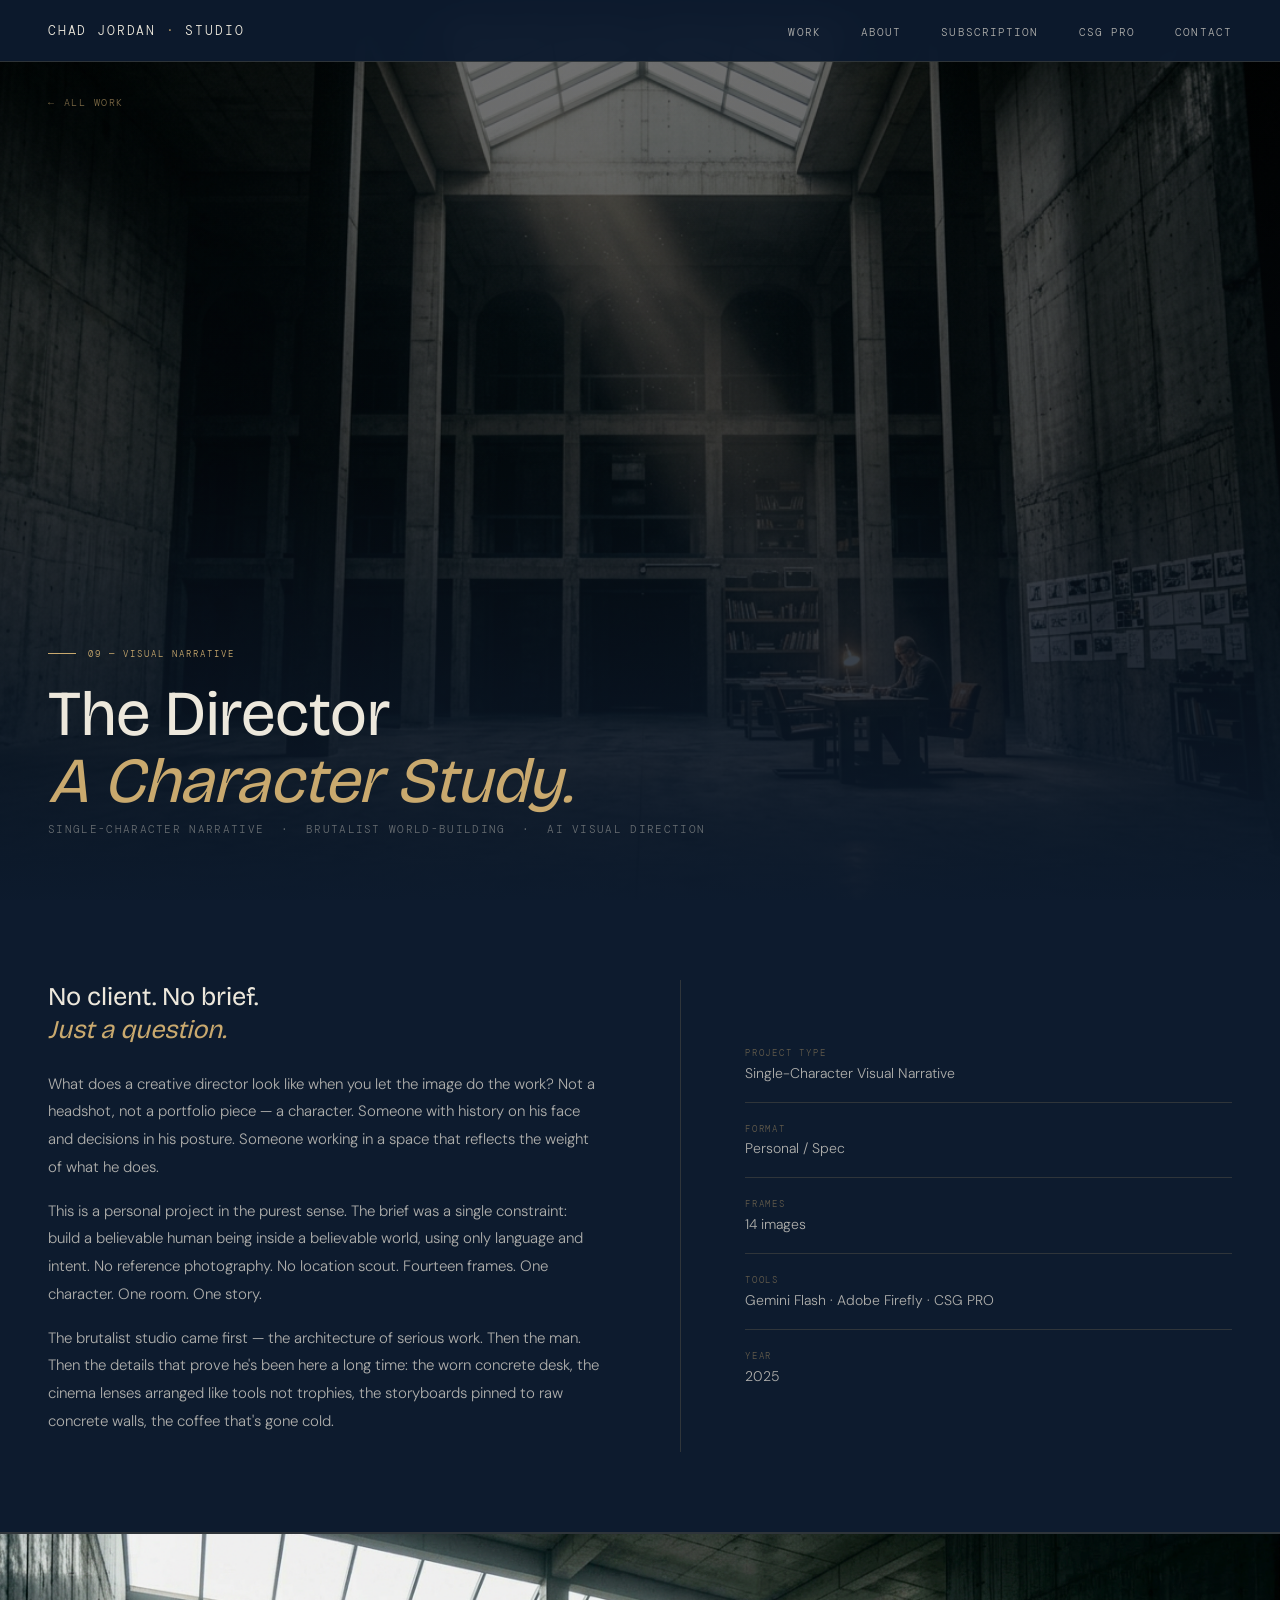
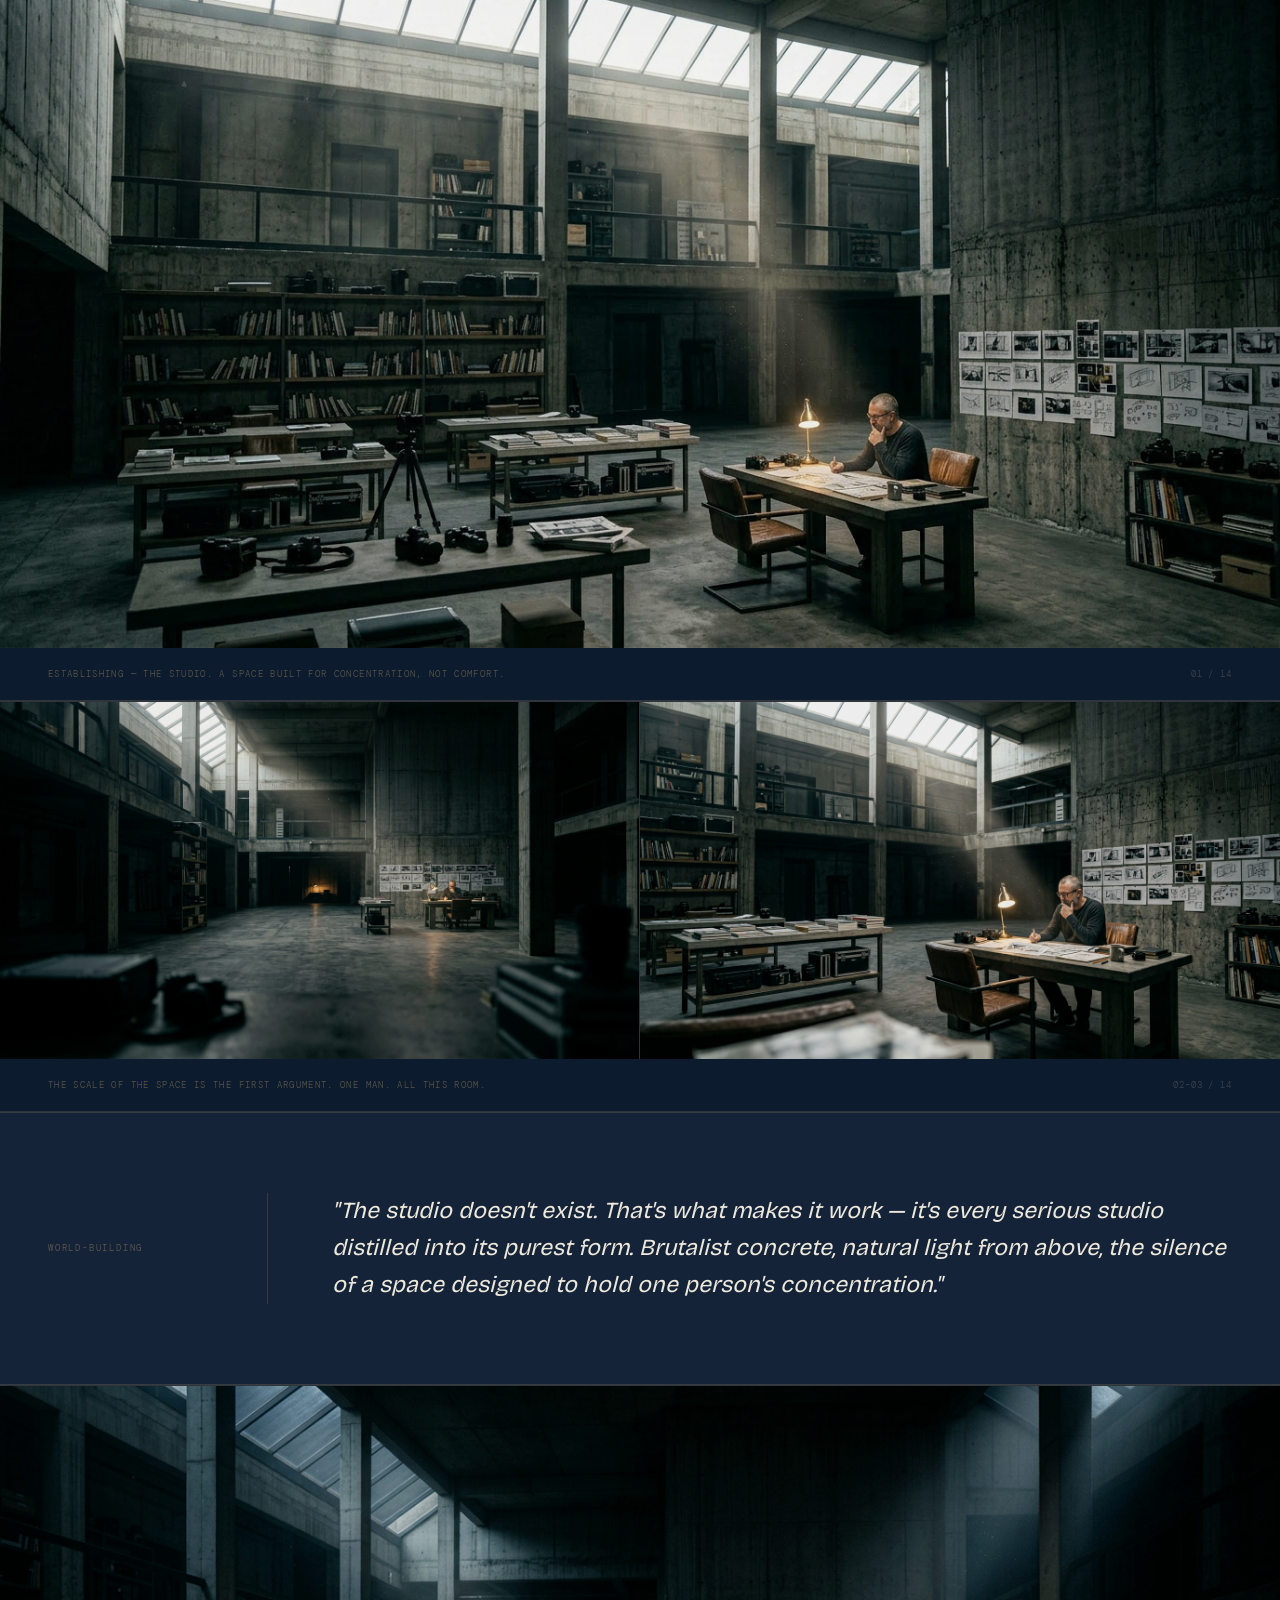
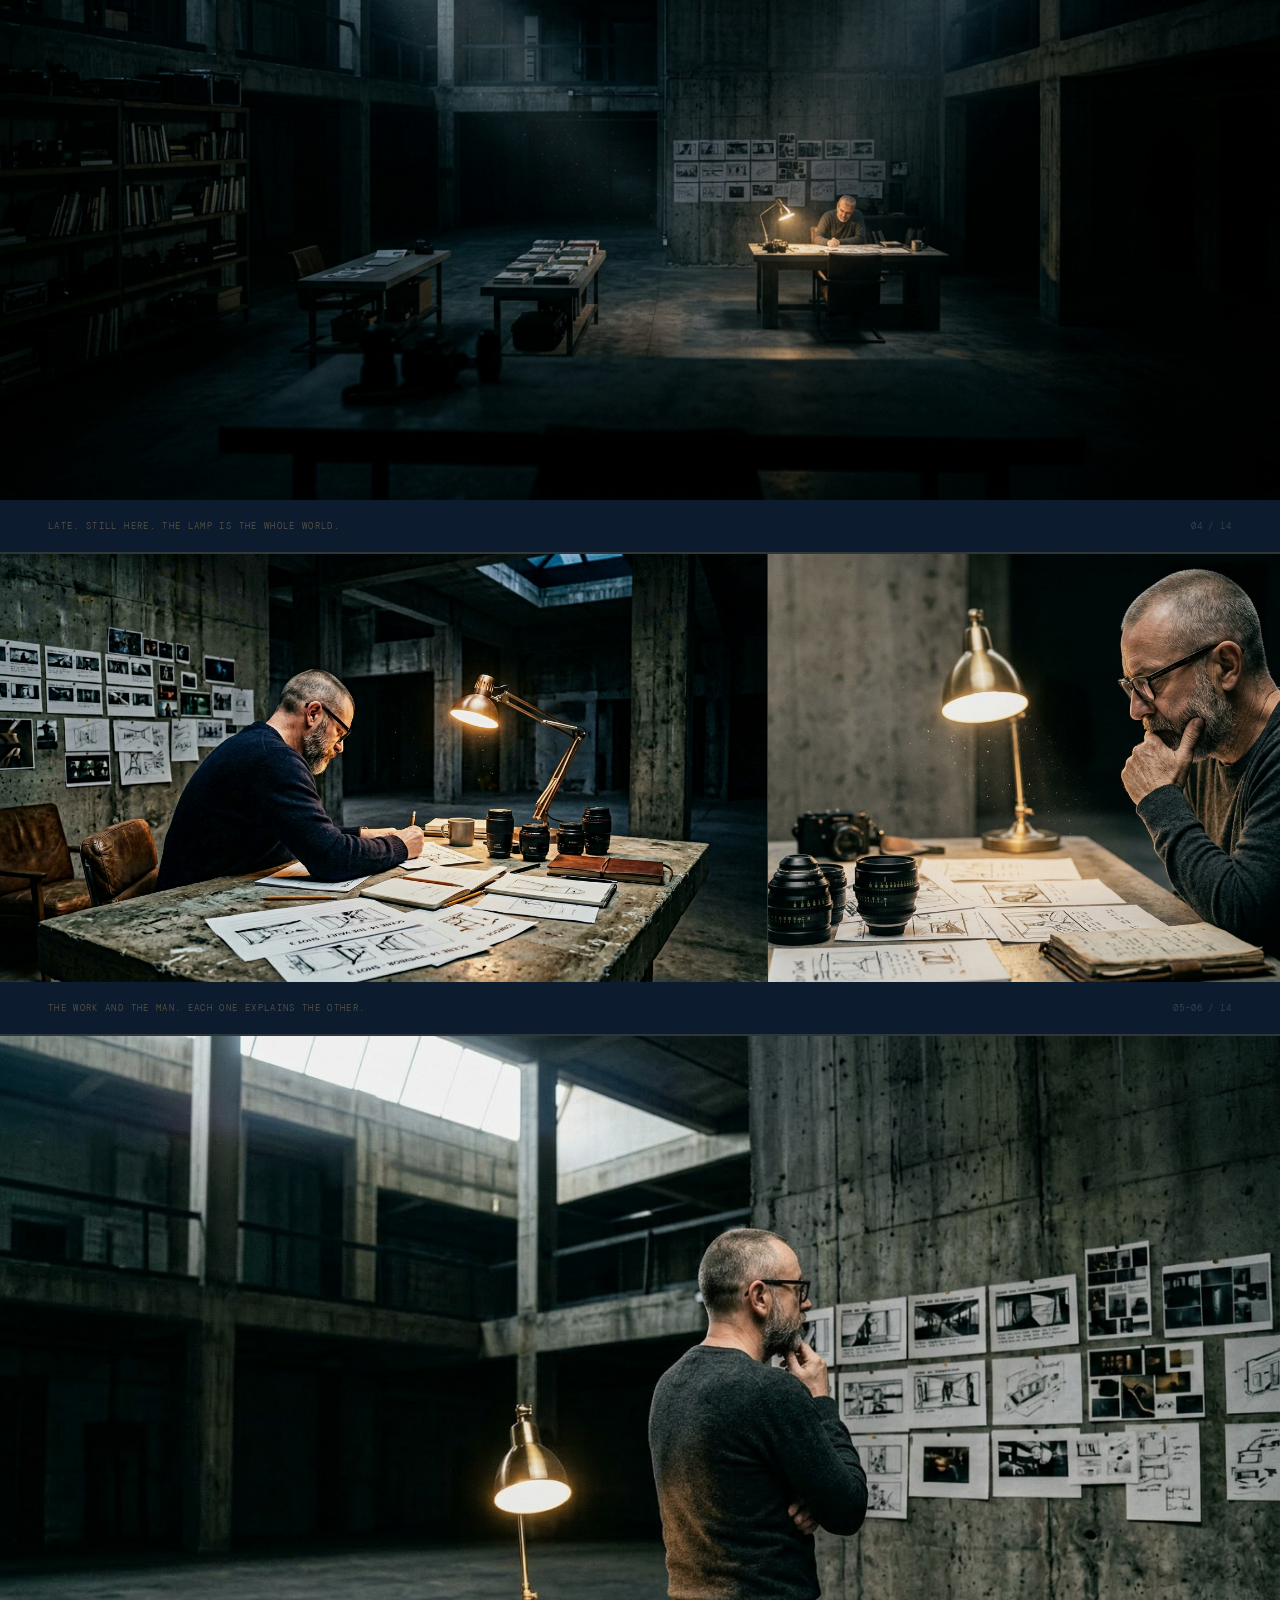
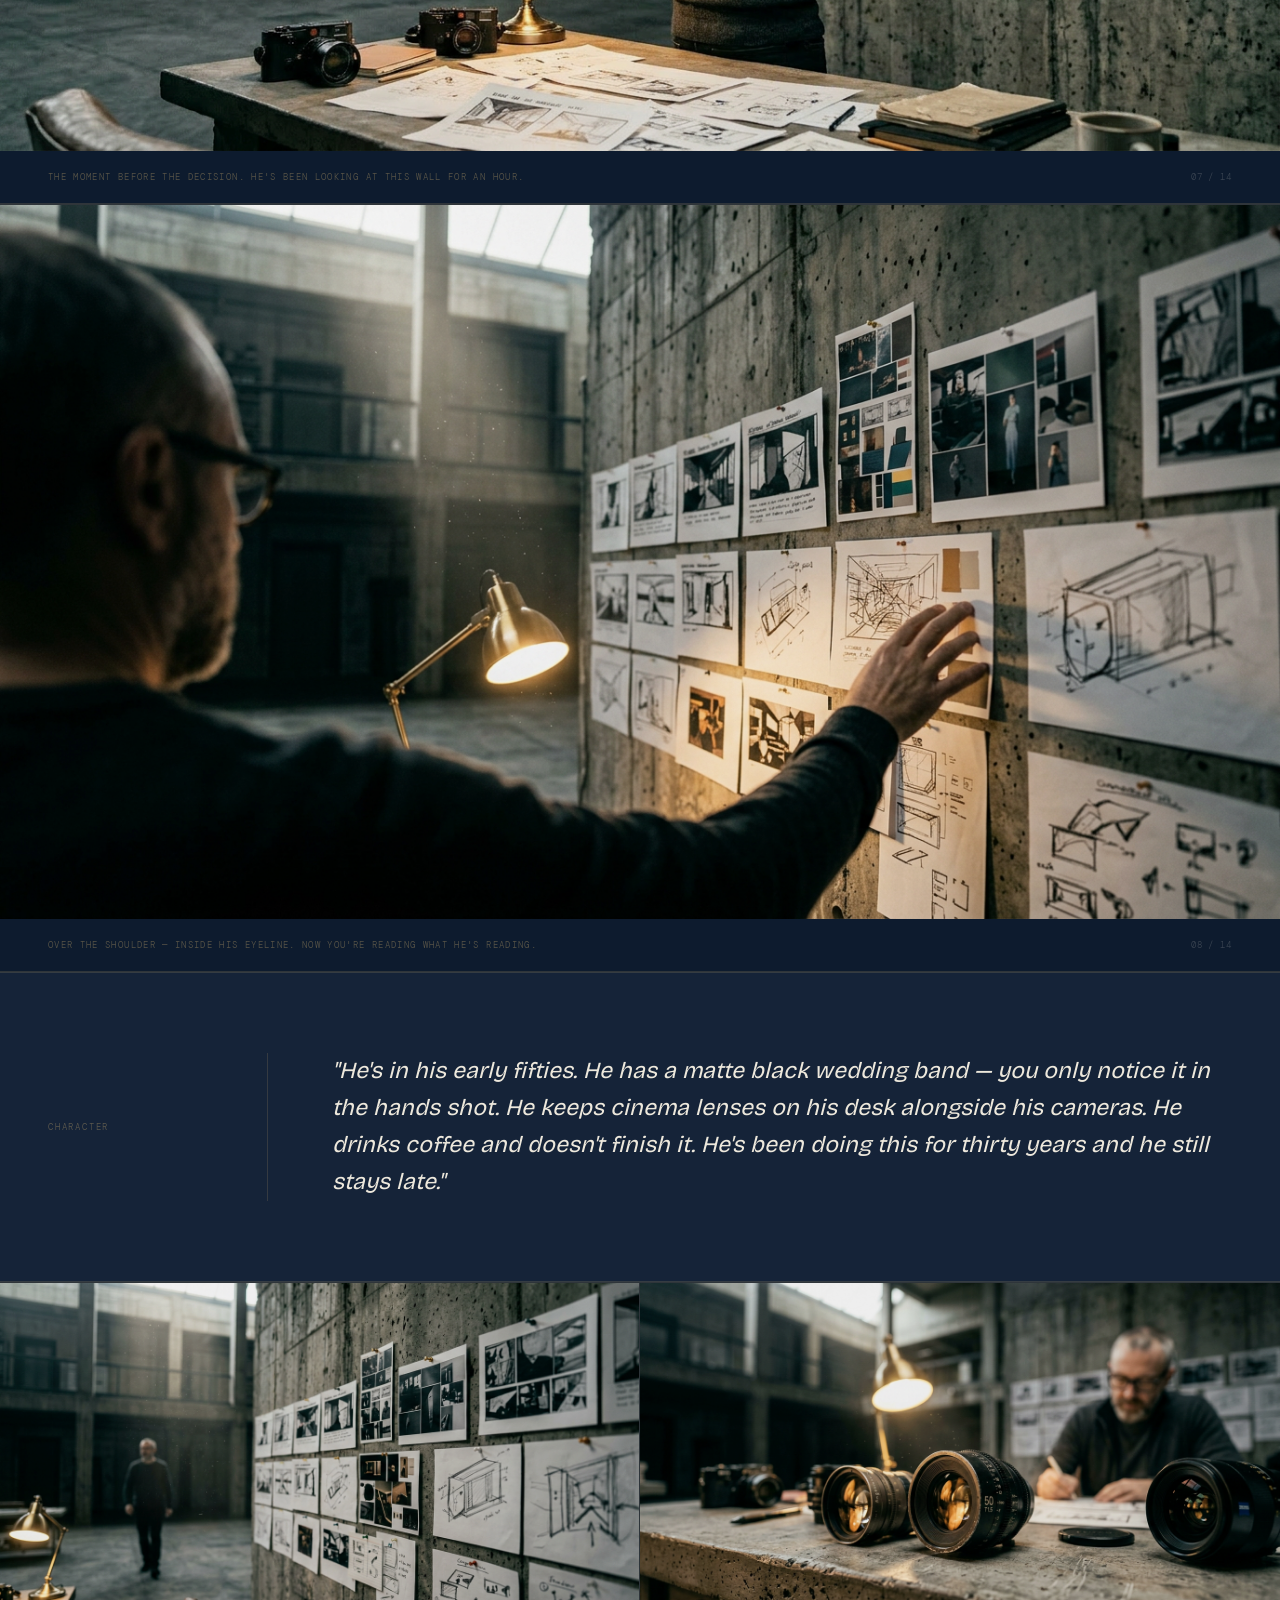
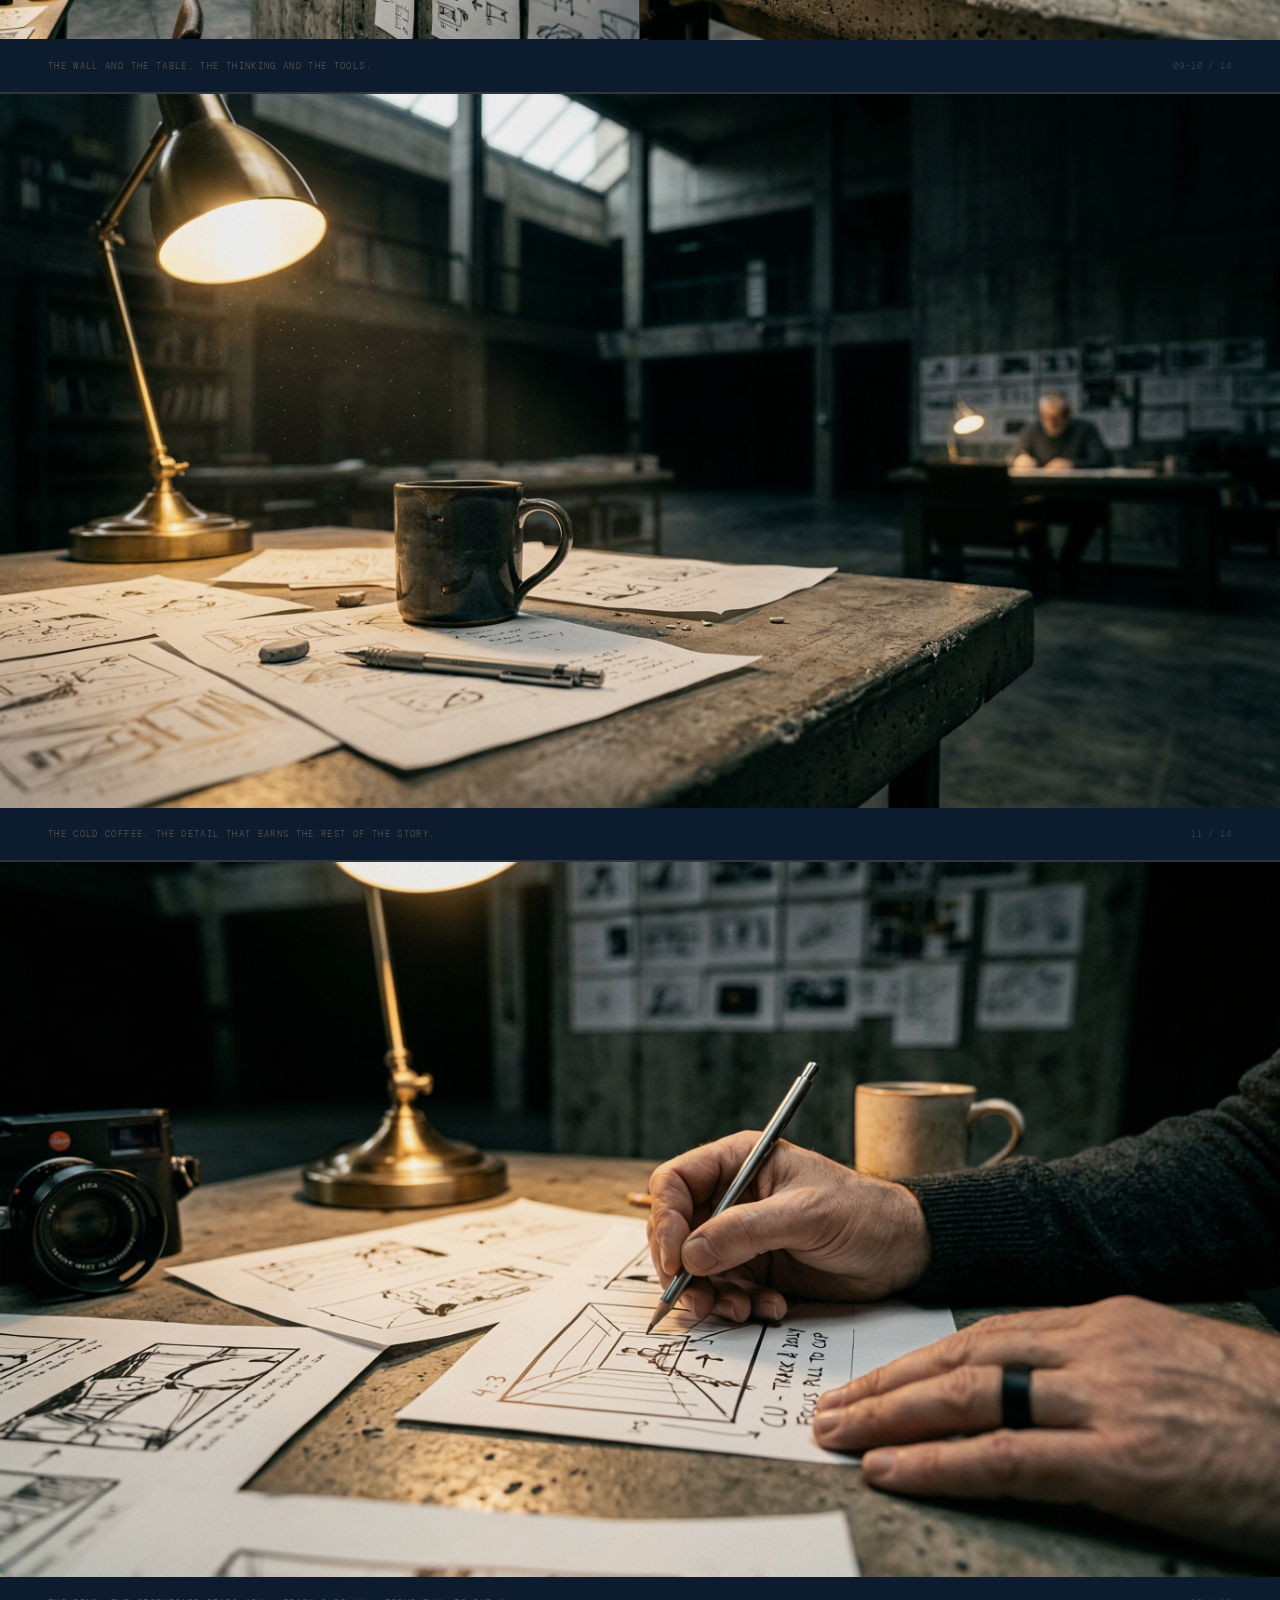
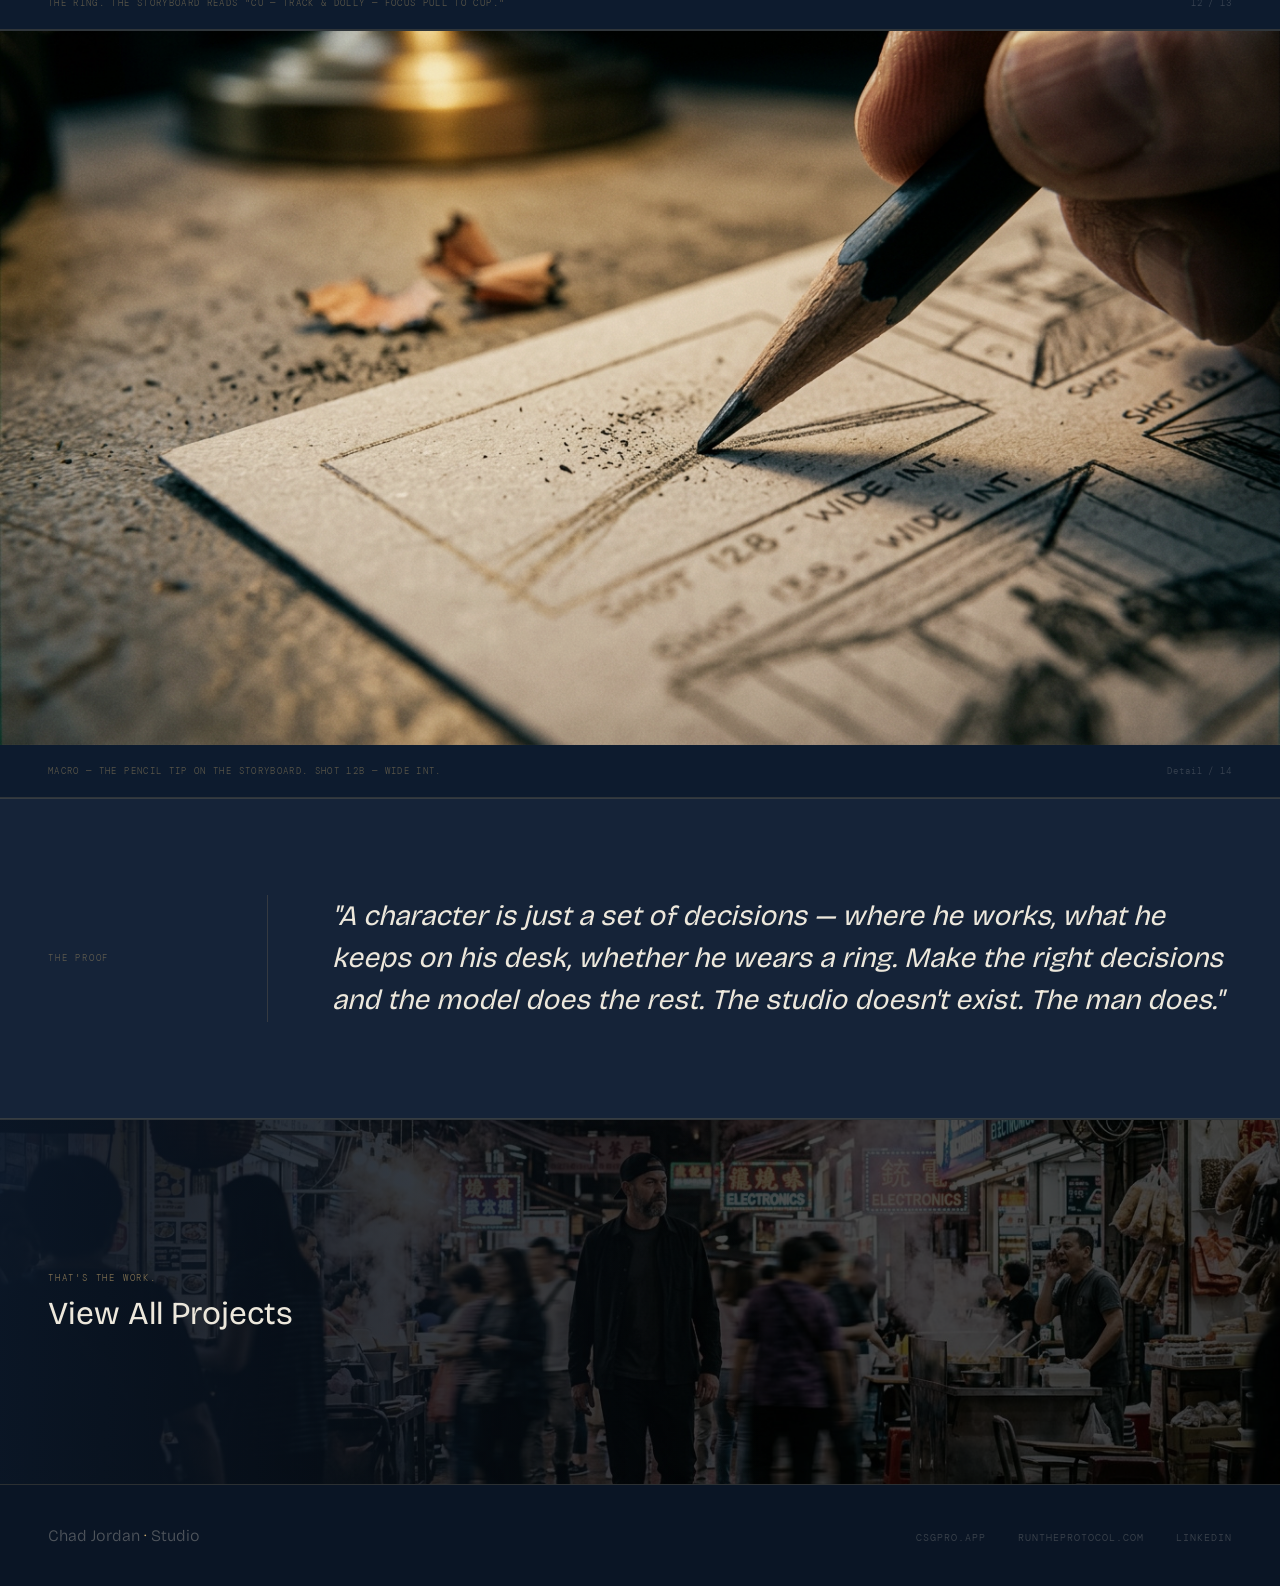
<file: director.html>
<!DOCTYPE html>
<html lang="en">
<head>
<meta charset="UTF-8">
<meta name="viewport" content="width=device-width, initial-scale=1.0">
<meta name="format-detection" content="telephone=no">
<title>The Director — Chad Jordan · Studio</title>
<meta name="description" content="A single-character visual narrative. A fictional creative director in a brutalist studio — built entirely with AI image direction.">
<link rel="preconnect" href="https://fonts.googleapis.com">
<link href="https://fonts.googleapis.com/css2?family=Bricolage+Grotesque:opsz,wght@12..96,300;12..96,400;12..96,500;12..96,600;12..96,700;12..96,800&family=DM+Mono:wght@300;400&family=DM+Sans:wght@300;400&display=swap" rel="stylesheet">
<link rel="stylesheet" href="style.css?v=10">
<style>
.cs-hero{position:relative;height:100vh;overflow:hidden;display:flex;flex-direction:column;justify-content:flex-end;}
.cs-hero-img{position:absolute;inset:0;width:100%;height:100%;object-fit:cover;object-position:center 30%;filter:brightness(0.45) saturate(0.88);}
.cs-hero-overlay{position:absolute;inset:0;background:linear-gradient(to top,rgba(13,27,46,0.97) 0%,rgba(13,27,46,0.2) 50%,transparent 100%);}
.cs-hero-content{position:relative;z-index:1;padding:0 3rem 4rem;}
.cs-back{position:absolute;top:6rem;left:3rem;z-index:2;font-family:'DM Mono',monospace;font-size:10px;letter-spacing:0.15em;text-transform:uppercase;color:rgba(201,169,110,0.6);text-decoration:none;display:flex;align-items:center;gap:0.5rem;transition:color 0.2s;}
.cs-back:hover{color:var(--gold);}
.cs-back::before{content:'←';}
.cs-category{font-family:'DM Mono',monospace;font-size:9px;letter-spacing:0.22em;text-transform:uppercase;color:var(--gold);margin-bottom:1.25rem;display:flex;align-items:center;gap:0.75rem;}
.cs-category::before{content:'';display:inline-block;width:28px;height:0.5px;background:var(--gold);}
.cs-title{font-family:'Bricolage Grotesque',sans-serif;font-size:clamp(2.5rem,5vw,5rem);font-weight:400;line-height:1.05;color:var(--white);margin-bottom:0.5rem;}
.cs-title em{font-style:italic;color:var(--gold);}
.cs-subtitle{font-family:'DM Mono',monospace;font-size:11px;letter-spacing:0.12em;text-transform:uppercase;color:rgba(237,232,220,0.4);}

/* BRIEF */
.cs-brief{display:grid;grid-template-columns:1fr 1fr;gap:5rem;padding:5rem 3rem;border-bottom:0.5px solid var(--gold-rule);}
.cs-brief-left h2{font-family:'Bricolage Grotesque',sans-serif;font-size:clamp(1.4rem,2vw,1.9rem);font-weight:400;color:var(--white);line-height:1.3;margin-bottom:1.5rem;}
.cs-brief-left h2 em{font-style:italic;color:var(--gold);}
.cs-brief-left p{font-size:15px;line-height:1.85;color:var(--white-dim);margin-bottom:1rem;}
.cs-brief-right{display:flex;flex-direction:column;gap:0;border-left:0.5px solid var(--gold-rule);padding-left:4rem;justify-content:center;}
.cs-meta-row{display:flex;flex-direction:column;gap:0.3rem;padding:1.25rem 0;border-bottom:0.5px solid var(--gold-rule);}
.cs-meta-row:first-child{padding-top:0;}
.cs-meta-row:last-child{border-bottom:none;padding-bottom:0;}
.cs-meta-label{font-family:'DM Mono',monospace;font-size:9px;letter-spacing:0.2em;text-transform:uppercase;color:rgba(201,169,110,0.45);}
.cs-meta-value{font-size:14px;color:var(--white-dim);}

/* IMAGE BLOCKS */
.cs-image-full{width:100%;display:block;border-top:0.5px solid var(--gold-rule);}
.cs-image-full img{width:100%;display:block;filter:brightness(0.96) saturate(0.97);transition:filter 0.4s;}
.cs-image-full img:hover{filter:brightness(1) saturate(1);}
.cs-image-caption{padding:1.25rem 3rem;border-bottom:0.5px solid var(--gold-rule);display:flex;justify-content:space-between;align-items:center;}
.cs-caption-text{font-family:'DM Mono',monospace;font-size:9px;letter-spacing:0.15em;text-transform:uppercase;color:rgba(201,169,110,0.4);}
.cs-caption-num{font-family:'DM Mono',monospace;font-size:9px;letter-spacing:0.1em;color:rgba(237,232,220,0.2);}

.cs-image-pair{display:grid;grid-template-columns:1fr 1fr;border-top:0.5px solid var(--gold-rule);}
.cs-image-pair img{width:100%;display:block;border-right:0.5px solid var(--gold-rule);filter:brightness(0.95) saturate(0.95);transition:filter 0.4s;}
.cs-image-pair img:last-child{border-right:none;}
.cs-image-pair img:hover{filter:brightness(1) saturate(1);}

/* Asymmetric wide+portrait */
.cs-asym{display:grid;grid-template-columns:3fr 2fr;border-top:0.5px solid var(--gold-rule);}
.cs-asym img{width:100%;height:100%;object-fit:cover;display:block;border-right:0.5px solid var(--gold-rule);filter:brightness(0.95) saturate(0.95);transition:filter 0.4s;}
.cs-asym img:last-child{border-right:none;}
.cs-asym img:hover{filter:brightness(1) saturate(1);}

/* Text between images */
.cs-interlude{padding:5rem 3rem;border-top:0.5px solid var(--gold-rule);border-bottom:0.5px solid var(--gold-rule);display:grid;grid-template-columns:220px 1fr;gap:4rem;align-items:center;background:var(--navy-mid);}
.cs-interlude-label{font-family:'DM Mono',monospace;font-size:9px;letter-spacing:0.2em;text-transform:uppercase;color:rgba(201,169,110,0.4);border-right:0.5px solid var(--gold-rule);padding-right:4rem;align-self:stretch;display:flex;align-items:center;}
.cs-interlude-text{font-family:'Bricolage Grotesque',sans-serif;font-size:clamp(1.2rem,1.8vw,1.6rem);font-weight:400;line-height:1.6;color:var(--white);font-style:italic;}

/* Three column detail grid */
.cs-detail-3{display:grid;grid-template-columns:1fr 1fr 1fr;border-top:0.5px solid var(--gold-rule);}
.cs-detail-3 img{width:100%;display:block;border-right:0.5px solid var(--gold-rule);filter:brightness(0.95) saturate(0.95);transition:filter 0.4s;object-fit:cover;}
.cs-detail-3 img:last-child{border-right:none;}
.cs-detail-3 img:hover{filter:brightness(1) saturate(1);}

/* INSIGHT */
.cs-insight{padding:6rem 3rem;border-top:0.5px solid var(--gold-rule);border-bottom:0.5px solid var(--gold-rule);display:grid;grid-template-columns:220px 1fr;gap:4rem;align-items:center;background:var(--navy-mid);}
.cs-insight-label{font-family:'DM Mono',monospace;font-size:9px;letter-spacing:0.2em;text-transform:uppercase;color:rgba(201,169,110,0.4);border-right:0.5px solid var(--gold-rule);padding-right:4rem;align-self:stretch;display:flex;align-items:center;}
.cs-insight-text{font-family:'Bricolage Grotesque',sans-serif;font-size:clamp(1.4rem,2.2vw,2rem);font-weight:400;line-height:1.5;color:var(--white);font-style:italic;}

.cs-next{display:block;text-decoration:none;position:relative;overflow:hidden;aspect-ratio:21/6;border-top:0.5px solid var(--gold-rule);}
.cs-next-bg{width:100%;height:100%;object-fit:cover;position:absolute;inset:0;filter:brightness(0.3) saturate(0.7);transition:filter 0.6s,transform 0.7s;}
.cs-next:hover .cs-next-bg{filter:brightness(0.45) saturate(0.9);transform:scale(1.03);}
.cs-next-overlay{position:absolute;inset:0;display:flex;flex-direction:column;justify-content:center;padding:3rem;background:linear-gradient(to right,rgba(13,27,46,0.8) 0%,transparent 60%);}
.cs-next-label{font-family:'DM Mono',monospace;font-size:9px;letter-spacing:0.2em;text-transform:uppercase;color:rgba(201,169,110,0.6);margin-bottom:0.75rem;}
.cs-next-title{font-family:'Bricolage Grotesque',sans-serif;font-size:clamp(1.5rem,2.5vw,2.5rem);font-weight:400;color:var(--white);line-height:1.15;}

@media(max-width:900px){
  .cs-brief{grid-template-columns:1fr;gap:3rem;padding:4rem 1.5rem;}
  .cs-brief-right{border-left:none;padding-left:0;border-top:0.5px solid var(--gold-rule);padding-top:2rem;}
  .cs-image-pair{grid-template-columns:1fr;}
  .cs-image-pair img{border-right:none;border-bottom:0.5px solid var(--gold-rule);}
  .cs-image-pair img:last-child{border-bottom:none;}
  .cs-asym{grid-template-columns:1fr;}
  .cs-asym img{border-right:none;border-bottom:0.5px solid var(--gold-rule);height:300px;}
  .cs-asym img:last-child{border-bottom:none;}
  .cs-detail-3{grid-template-columns:1fr;}
  .cs-detail-3 img{border-right:none;border-bottom:0.5px solid var(--gold-rule);}
  .cs-detail-3 img:last-child{border-bottom:none;}
  .cs-interlude{grid-template-columns:1fr;gap:1.5rem;padding:4rem 1.5rem;}
  .cs-interlude-label{border-right:none;padding-right:0;align-self:auto;}
  .cs-insight{grid-template-columns:1fr;gap:1.5rem;padding:4rem 1.5rem;}
  .cs-insight-label{border-right:none;padding-right:0;align-self:auto;}
  .cs-hero-content{padding:0 1.5rem 3rem;}
  .cs-back{left:1.5rem;}
  .cs-image-caption{padding:1rem 1.5rem;}

  @media(max-width:900px){
    .nav-toggle{display:flex !important;}
    .nav-links{display:none !important;position:fixed !important;top:0 !important;left:0 !important;right:0 !important;bottom:0 !important;background:#0d1b2e !important;flex-direction:column !important;align-items:center !important;justify-content:center !important;gap:3rem !important;z-index:180 !important;list-style:none !important;margin:0 !important;padding:0 !important;}
    .nav-links.open{display:flex !important;}
    .nav-links a{font-family:'Bricolage Grotesque',sans-serif !important;font-size:2rem !important;color:#ede8dc !important;text-decoration:none !important;}
  }
}
</style>
</head>
<body>

<nav>
  <a href="index.html" class="logo">Chad Jordan <span>·</span> Studio</a>
  <ul class="nav-links">
    <li><a href="index.html#work">Work</a></li>
    <li><a href="about.html">About</a></li>
    <li><a href="subscription.html">Subscription</a></li>
    <li><a href="csgpro.html">CSG Pro</a></li>
    <li><a href="mailto:chad@justbejack.com">Contact</a></li>
  </ul>
  <button class="nav-toggle" id="nav-toggle" aria-label="Menu">
    <span></span><span></span><span></span>
  </button>
</nav>

<div class="nav-overlay" id="nav-overlay">
  <button class="nav-overlay-x" id="nav-overlay-x" aria-label="Close menu">✕</button>
  <ul class="nav-overlay-links">
    <li><a href="index.html#work">Work</a></li>
    <li><a href="about.html">About</a></li>
    <li><a href="subscription.html">Subscription</a></li>
    <li><a href="csgpro.html">CSG Pro</a></li>
    <li><a href="mailto:chad@justbejack.com">Contact</a></li>
  </ul>
</div>

<!-- HERO — the monumental wide establishing shot -->
<section class="cs-hero">
  <a href="index.html#work" class="cs-back">All Work</a>
  <img class="cs-hero-img" src="images/director/bs_wide_02.png" alt="The Director — vast brutalist studio interior">
  <div class="cs-hero-overlay"></div>
  <div class="cs-hero-content">
    <div class="cs-category">09 — Visual Narrative</div>
    <h1 class="cs-title">The Director<br><em>A Character Study.</em></h1>
    <div class="cs-subtitle">Single-Character Narrative &nbsp;·&nbsp; Brutalist World-Building &nbsp;·&nbsp; AI Visual Direction</div>
  </div>
</section>

<!-- BRIEF -->
<section class="cs-brief reveal">
  <div class="cs-brief-left">
    <h2>No client. No brief.<br><em>Just a question.</em></h2>
    <p>What does a creative director look like when you let the image do the work? Not a headshot, not a portfolio piece — a character. Someone with history on his face and decisions in his posture. Someone working in a space that reflects the weight of what he does.</p>
    <p>This is a personal project in the purest sense. The brief was a single constraint: build a believable human being inside a believable world, using only language and intent. No reference photography. No location scout. Fourteen frames. One character. One room. One story.</p>
    <p>The brutalist studio came first — the architecture of serious work. Then the man. Then the details that prove he's been here a long time: the worn concrete desk, the cinema lenses arranged like tools not trophies, the storyboards pinned to raw concrete walls, the coffee that's gone cold.</p>
  </div>
  <div class="cs-brief-right">
    <div class="cs-meta-row">
      <span class="cs-meta-label">Project Type</span>
      <span class="cs-meta-value">Single-Character Visual Narrative</span>
    </div>
    <div class="cs-meta-row">
      <span class="cs-meta-label">Format</span>
      <span class="cs-meta-value">Personal / Spec</span>
    </div>
    <div class="cs-meta-row">
      <span class="cs-meta-label">Frames</span>
      <span class="cs-meta-value">14 images</span>
    </div>
    <div class="cs-meta-row">
      <span class="cs-meta-label">Tools</span>
      <span class="cs-meta-value">Gemini Flash · Adobe Firefly · CSG PRO</span>
    </div>
    <div class="cs-meta-row">
      <span class="cs-meta-label">Year</span>
      <span class="cs-meta-value">2025</span>
    </div>
  </div>
</section>

<!-- ACT 1: THE WORLD — wide establishing shots -->

<!-- Shot 1: The cathedral — most dramatic wide -->
<div class="cs-image-full reveal">
  <img src="images/director/bs_wide_01.png" alt="Ultra wide — brutalist design studio interior, single figure at desk">
</div>
<div class="cs-image-caption">
  <span class="cs-caption-text">Establishing — the studio. A space built for concentration, not comfort.</span>
  <span class="cs-caption-num">01 / 14</span>
</div>

<!-- Shot 2+3: Two wide angles showing scale and atmosphere -->
<div class="cs-image-pair reveal">
  <img src="images/director/bs_wide_atmo.png" alt="Wide atmospheric — brutalist studio floor, towering concrete columns">
  <img src="images/director/bs_06.png" alt="Medium wide — designer at desk, storyboard wall behind">
</div>
<div class="cs-image-caption">
  <span class="cs-caption-text">The scale of the space is the first argument. One man. All this room.</span>
  <span class="cs-caption-num">02–03 / 14</span>
</div>

<!-- INTERLUDE 1 -->
<div class="cs-interlude reveal">
  <div class="cs-interlude-label">World-Building</div>
  <p class="cs-interlude-text">"The studio doesn't exist. That's what makes it work — it's every serious studio distilled into its purest form. Brutalist concrete, natural light from above, the silence of a space designed to hold one person's concentration."</p>
</div>

<!-- ACT 2: THE MAN -->

<!-- Shot 4: Night shot — most cinematic single figure -->
<div class="cs-image-full reveal">
  <img src="images/director/bs_night.png" alt="Night — single lamp, designer at work, vast dark studio">
</div>
<div class="cs-image-caption">
  <span class="cs-caption-text">Late. Still here. The lamp is the whole world.</span>
  <span class="cs-caption-num">04 / 14</span>
</div>

<!-- Shot 5+6: Profile and the wall -->
<div class="cs-asym reveal">
  <img src="images/director/bs_04.png" alt="Designer at desk — storyboards, lenses, working" style="max-height:580px;">
  <img src="images/director/bs_designer_profile.png" alt="Profile shot — designer studying storyboards, brass lamp" style="max-height:580px;">
</div>
<div class="cs-image-caption">
  <span class="cs-caption-text">The work and the man. Each one explains the other.</span>
  <span class="cs-caption-num">05–06 / 14</span>
</div>

<!-- Shot 7: Standing at the wall -->
<div class="cs-image-full reveal">
  <img src="images/director/bs_07.png" alt="Designer standing at storyboard wall — thinking, back to camera">
</div>
<div class="cs-image-caption">
  <span class="cs-caption-text">The moment before the decision. He's been looking at this wall for an hour.</span>
  <span class="cs-caption-num">07 / 14</span>
</div>

<!-- Shot 8: Over the shoulder -->
<div class="cs-image-full reveal">
  <img src="images/director/bs_over_shoulder.png" alt="Over shoulder — designer studying pinned storyboards on concrete wall">
</div>
<div class="cs-image-caption">
  <span class="cs-caption-text">Over the shoulder — inside his eyeline. Now you're reading what he's reading.</span>
  <span class="cs-caption-num">08 / 14</span>
</div>

<!-- INTERLUDE 2 -->
<div class="cs-interlude reveal">
  <div class="cs-interlude-label">Character</div>
  <p class="cs-interlude-text">"He's in his early fifties. He has a matte black wedding band — you only notice it in the hands shot. He keeps cinema lenses on his desk alongside his cameras. He drinks coffee and doesn't finish it. He's been doing this for thirty years and he still stays late."</p>
</div>

<!-- ACT 3: THE WORK — close details -->

<!-- Shot 9+10: Storyboard wall close + worktable with lenses -->
<div class="cs-image-pair reveal">
  <img src="images/director/bs_storyboard_wall.png" alt="Storyboard wall close — photographs and sketches pinned to concrete">
  <img src="images/director/bs_worktable.png" alt="Worktable — cinema lenses in foreground, designer drawing behind">
</div>
<div class="cs-image-caption">
  <span class="cs-caption-text">The wall and the table. The thinking and the tools.</span>
  <span class="cs-caption-num">09–10 / 14</span>
</div>

<!-- Shot 11: Coffee + studio behind -->
<div class="cs-image-full reveal">
  <img src="images/director/bs_coffee.png" alt="Coffee mug on worn concrete desk — designer working in background">
</div>
<div class="cs-image-caption">
  <span class="cs-caption-text">The cold coffee. The detail that earns the rest of the story.</span>
  <span class="cs-caption-num">11 / 14</span>
</div>

<!-- Shot 12: The wedding band -->
<div class="cs-image-full reveal">
  <img src="images/director/bs_wedding_band.png" alt="Matte black wedding band — hands working on storyboard">
</div>
<div class="cs-image-caption">
  <span class="cs-caption-text">The ring. The storyboard reads "CU — Track & Dolly — Focus Pull to Cup."</span>
  <span class="cs-caption-num">12 / 13</span>
</div>

<!-- Pencil macro — closing detail -->
<div class="cs-image-full reveal">
  <img src="images/director/bs_pencil_macro.png" alt="Extreme close-up — pencil sketching composition lines on storyboard">
</div>
<div class="cs-image-caption">
  <span class="cs-caption-text">Macro — the pencil tip on the storyboard. Shot 12B — Wide Int.</span>
  <span class="cs-caption-num">Detail / 14</span>
</div>

<!-- INSIGHT -->
<section class="cs-insight reveal">
  <div class="cs-insight-label">The Proof</div>
  <p class="cs-insight-text">
    "A character is just a set of decisions — where he works, what he keeps on his desk, whether he wears a ring. Make the right decisions and the model does the rest. The studio doesn't exist. The man does."
  </p>
</section>

<!-- NEXT PROJECT -->
<a href="index.html#work" class="cs-next">
  <img class="cs-next-bg" src="images/hero.png" alt="Back to all work">
  <div class="cs-next-overlay">
    <div class="cs-next-label">That's the work.</div>
    <div class="cs-next-title">View All Projects</div>
  </div>
</a>

<footer>
  <span class="footer-name">Chad Jordan <span>·</span> Studio</span>
  <ul class="footer-links">
    <li><a href="https://csgpro.app" target="_blank">csgpro.app</a></li>
    <li><a href="https://runtheprotocol.com" target="_blank">runtheprotocol.com</a></li>
    <li><a href="https://linkedin.com/in/chad-jordan-388ab624" target="_blank">LinkedIn</a></li>
  </ul>
</footer>

<script>
const navToggle = document.getElementById("nav-toggle");
const navOverlay = document.getElementById("nav-overlay");
const navOverlayX = document.getElementById("nav-overlay-x");
function closeNav(){navToggle.classList.remove("open");navOverlay.classList.remove("open");}
function openNav(){navToggle.classList.add("open");navOverlay.classList.add("open");}
if(navToggle){navToggle.addEventListener("click",function(){navOverlay.classList.contains("open")?closeNav():openNav();});}
if(navOverlayX){navOverlayX.addEventListener("click",closeNav);}
if(navOverlay){navOverlay.querySelectorAll("a").forEach(function(link){link.addEventListener("click",closeNav);});}
const observer = new IntersectionObserver((entries) => {
  entries.forEach(e => {
    if(e.isIntersecting){e.target.classList.add('visible');observer.unobserve(e.target);}
  });
},{threshold:0.08});
document.querySelectorAll('.reveal').forEach(el => observer.observe(el));
</script>
</body>
</html>
</file>
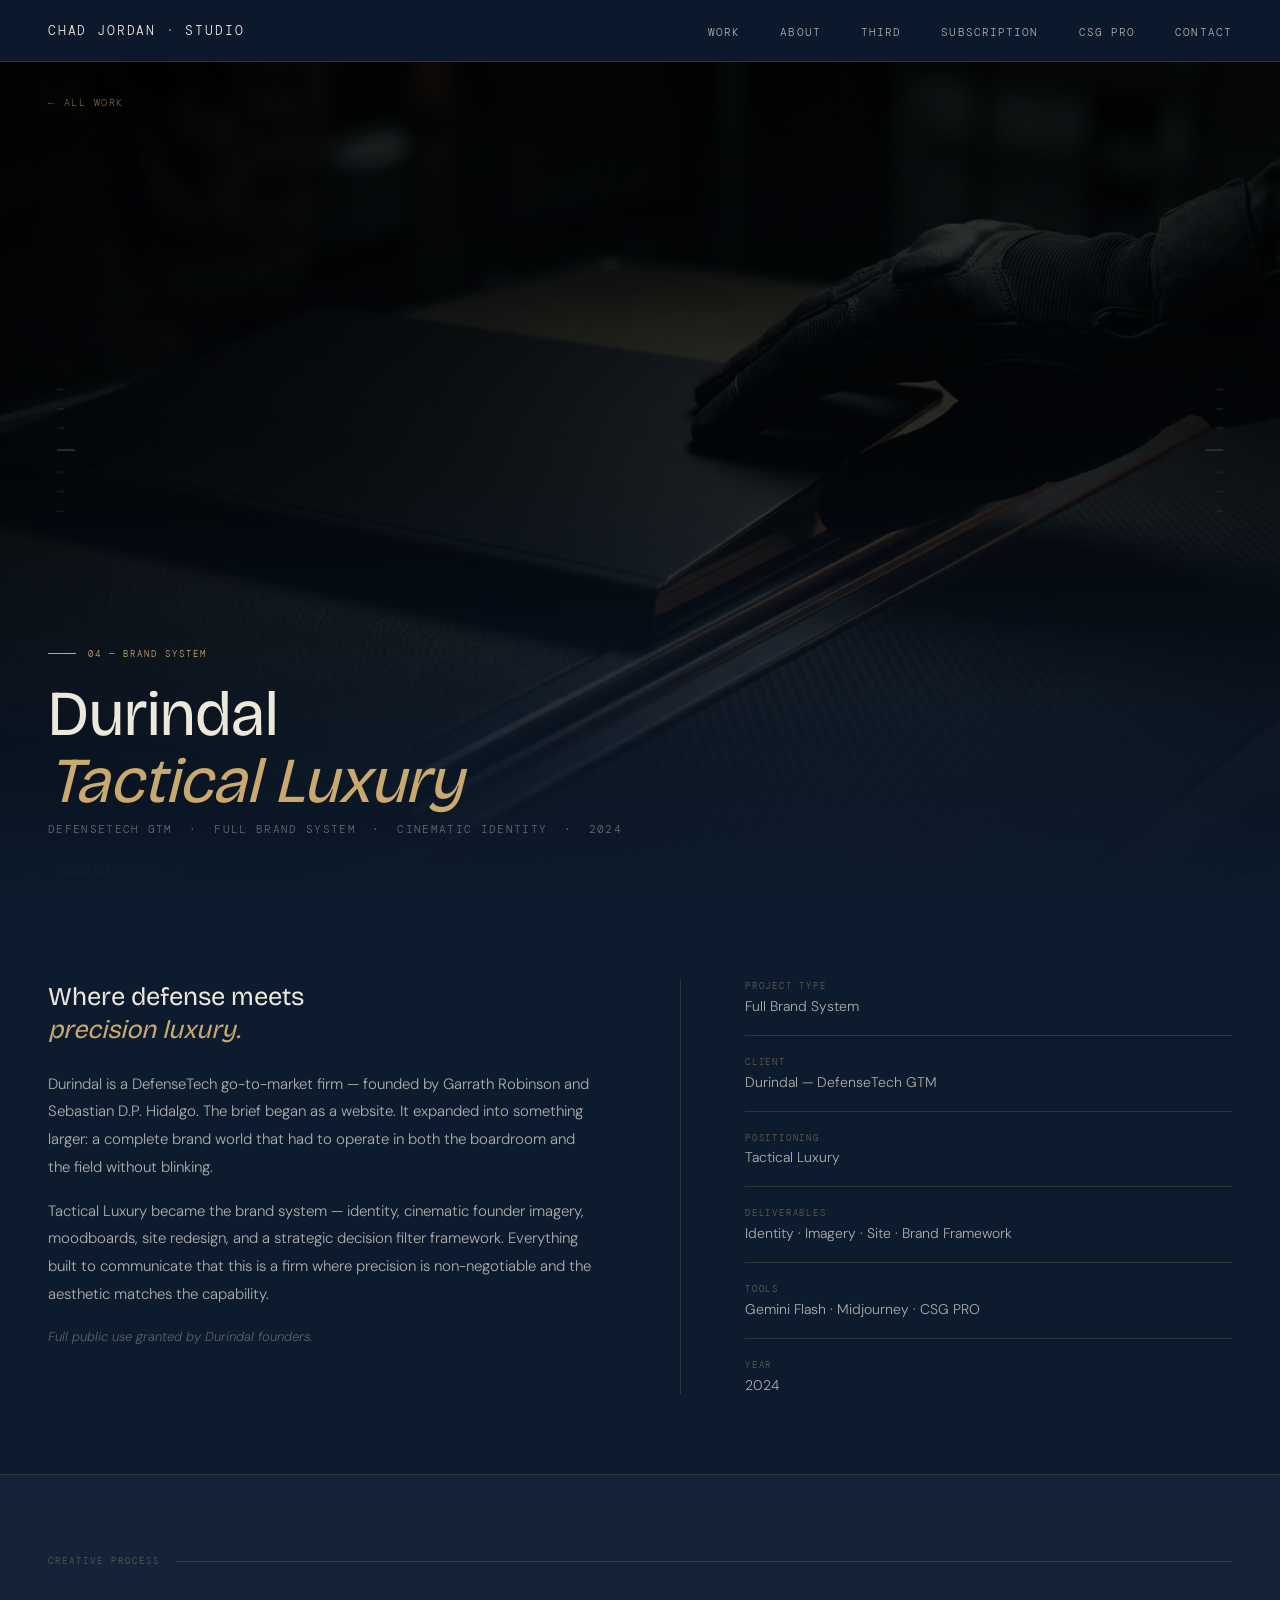
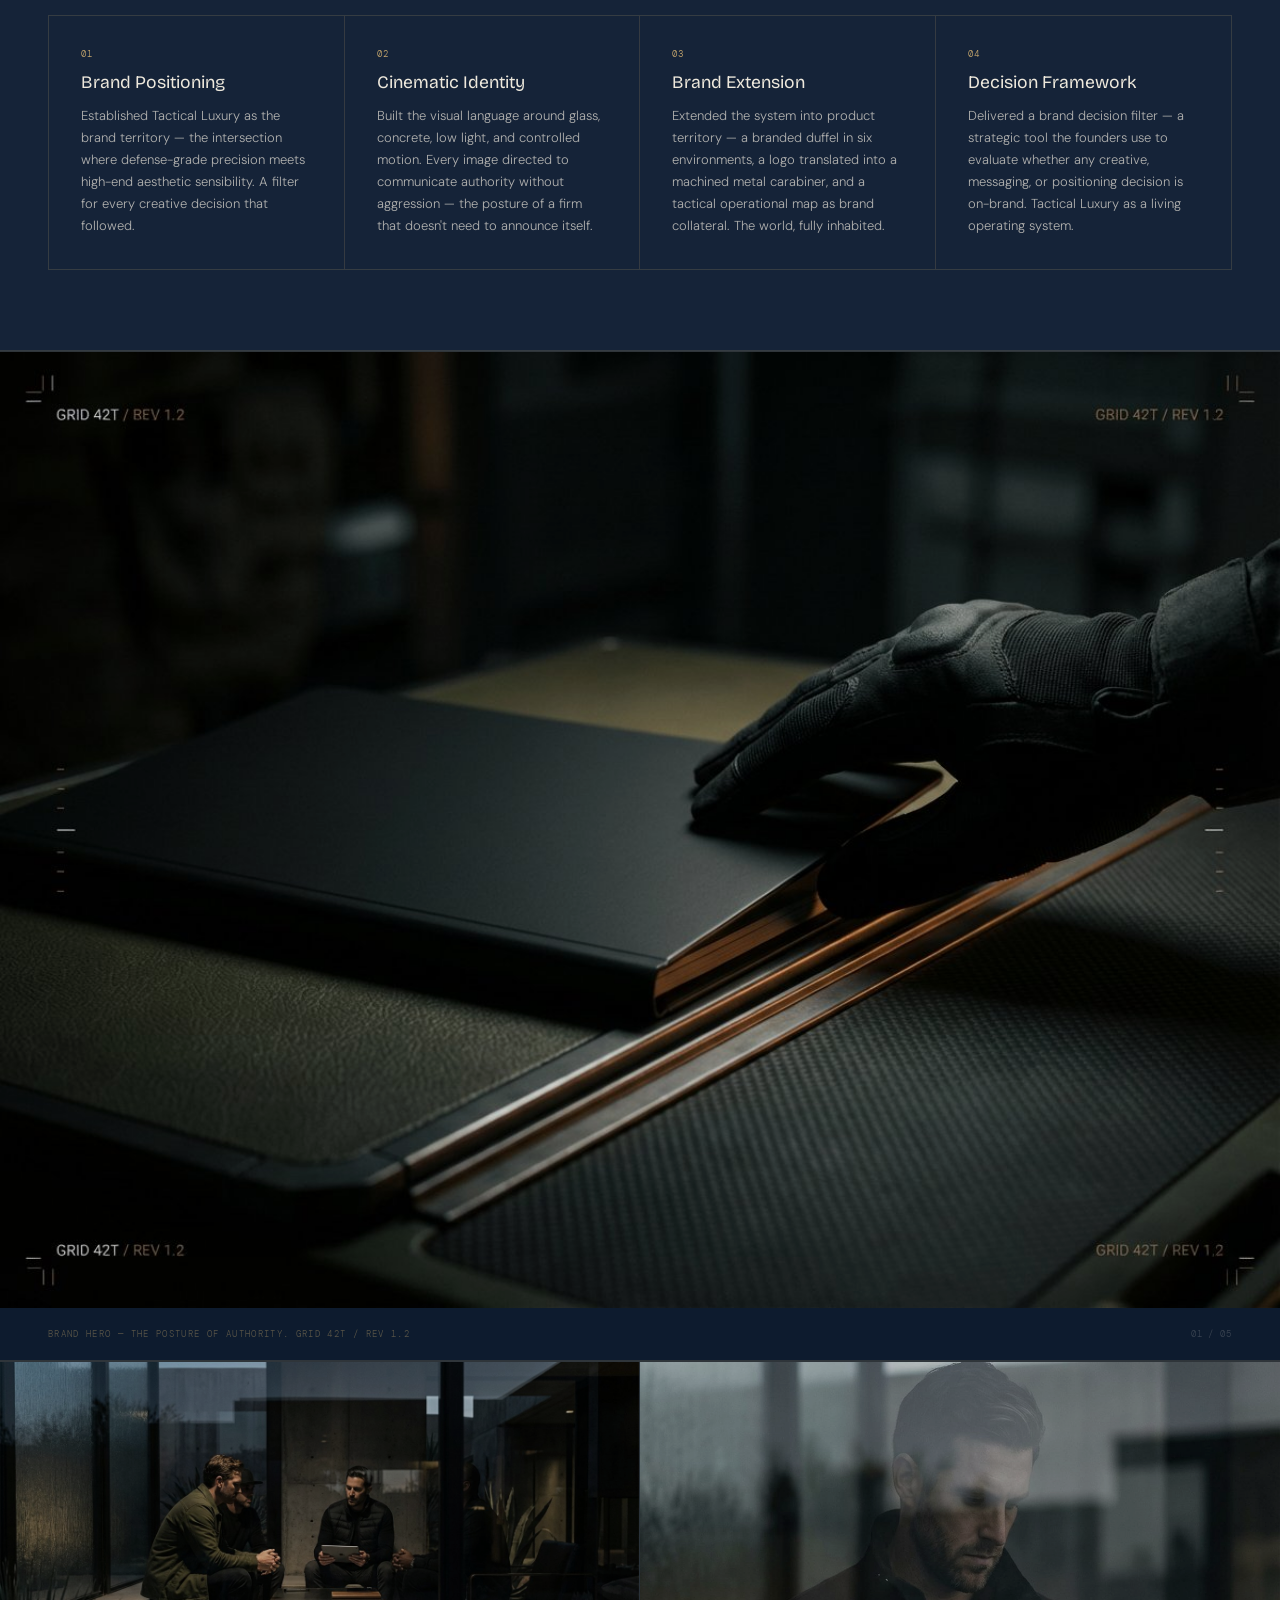
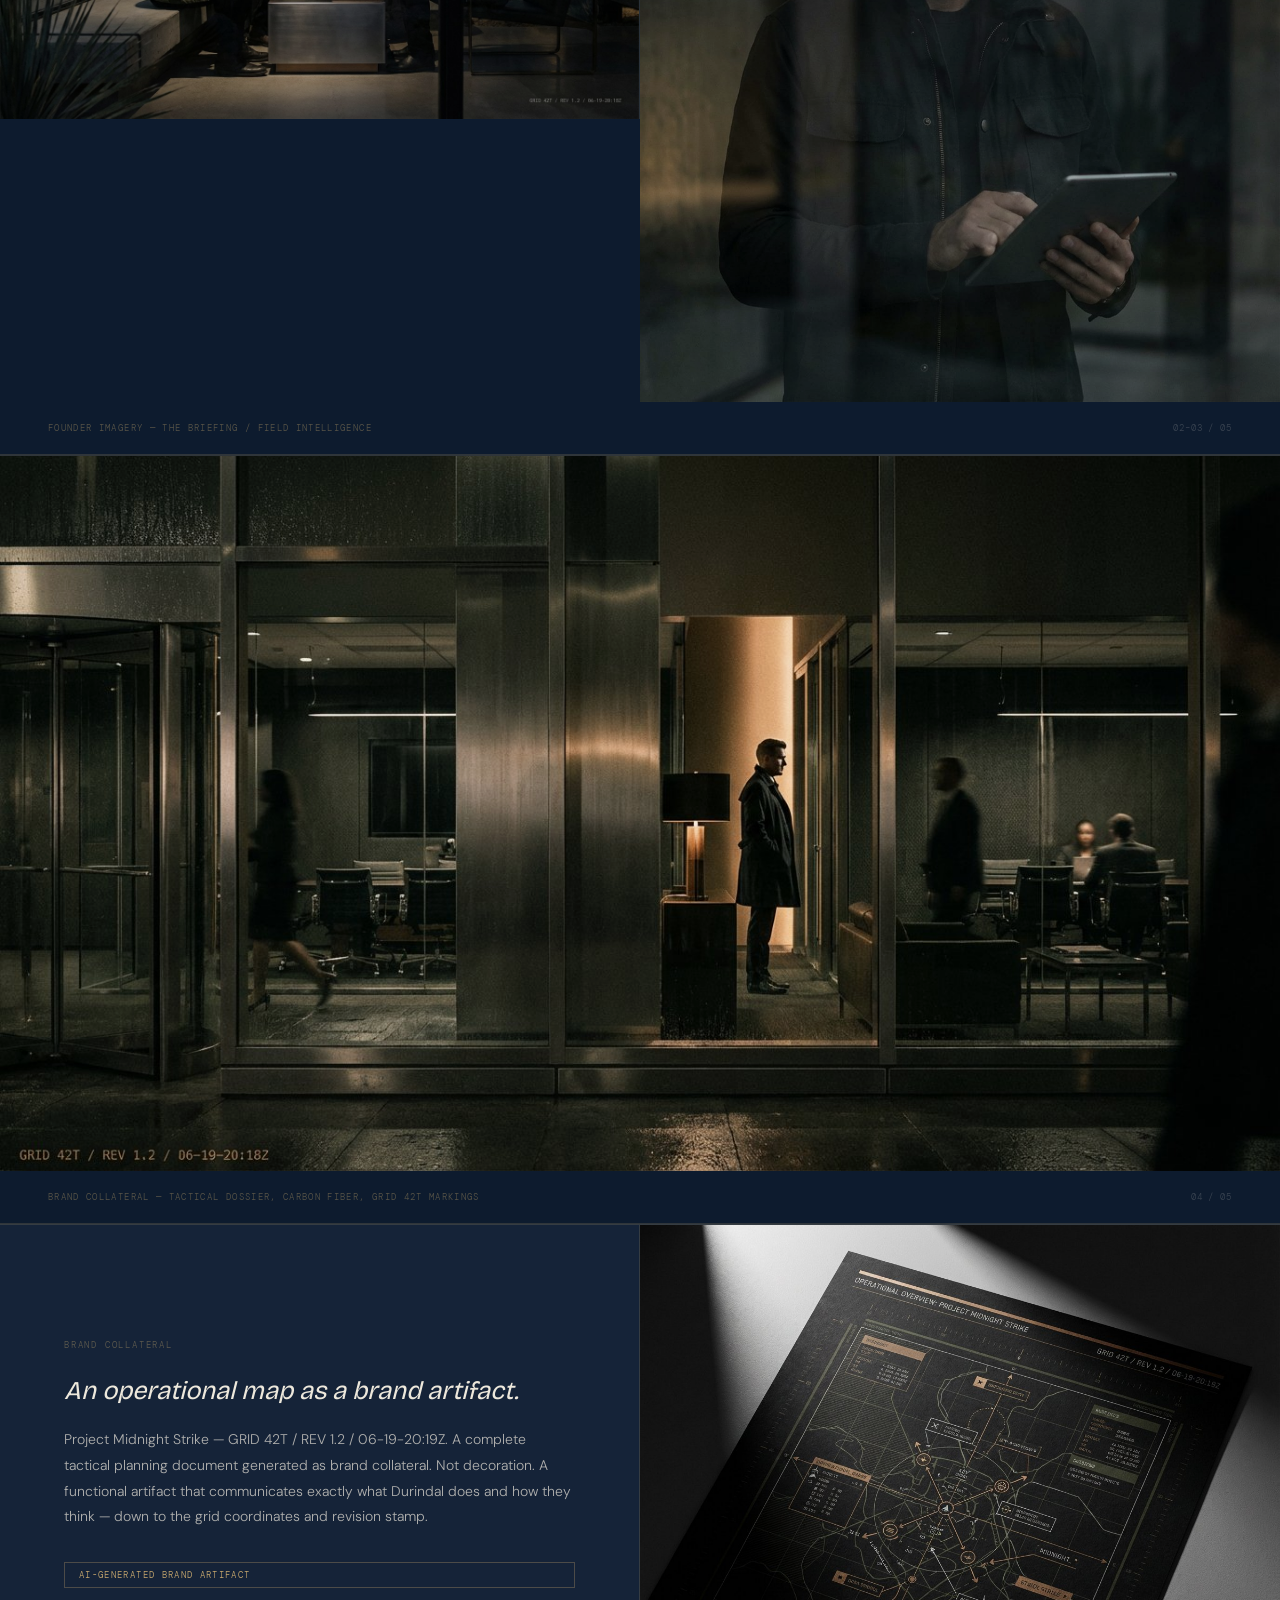
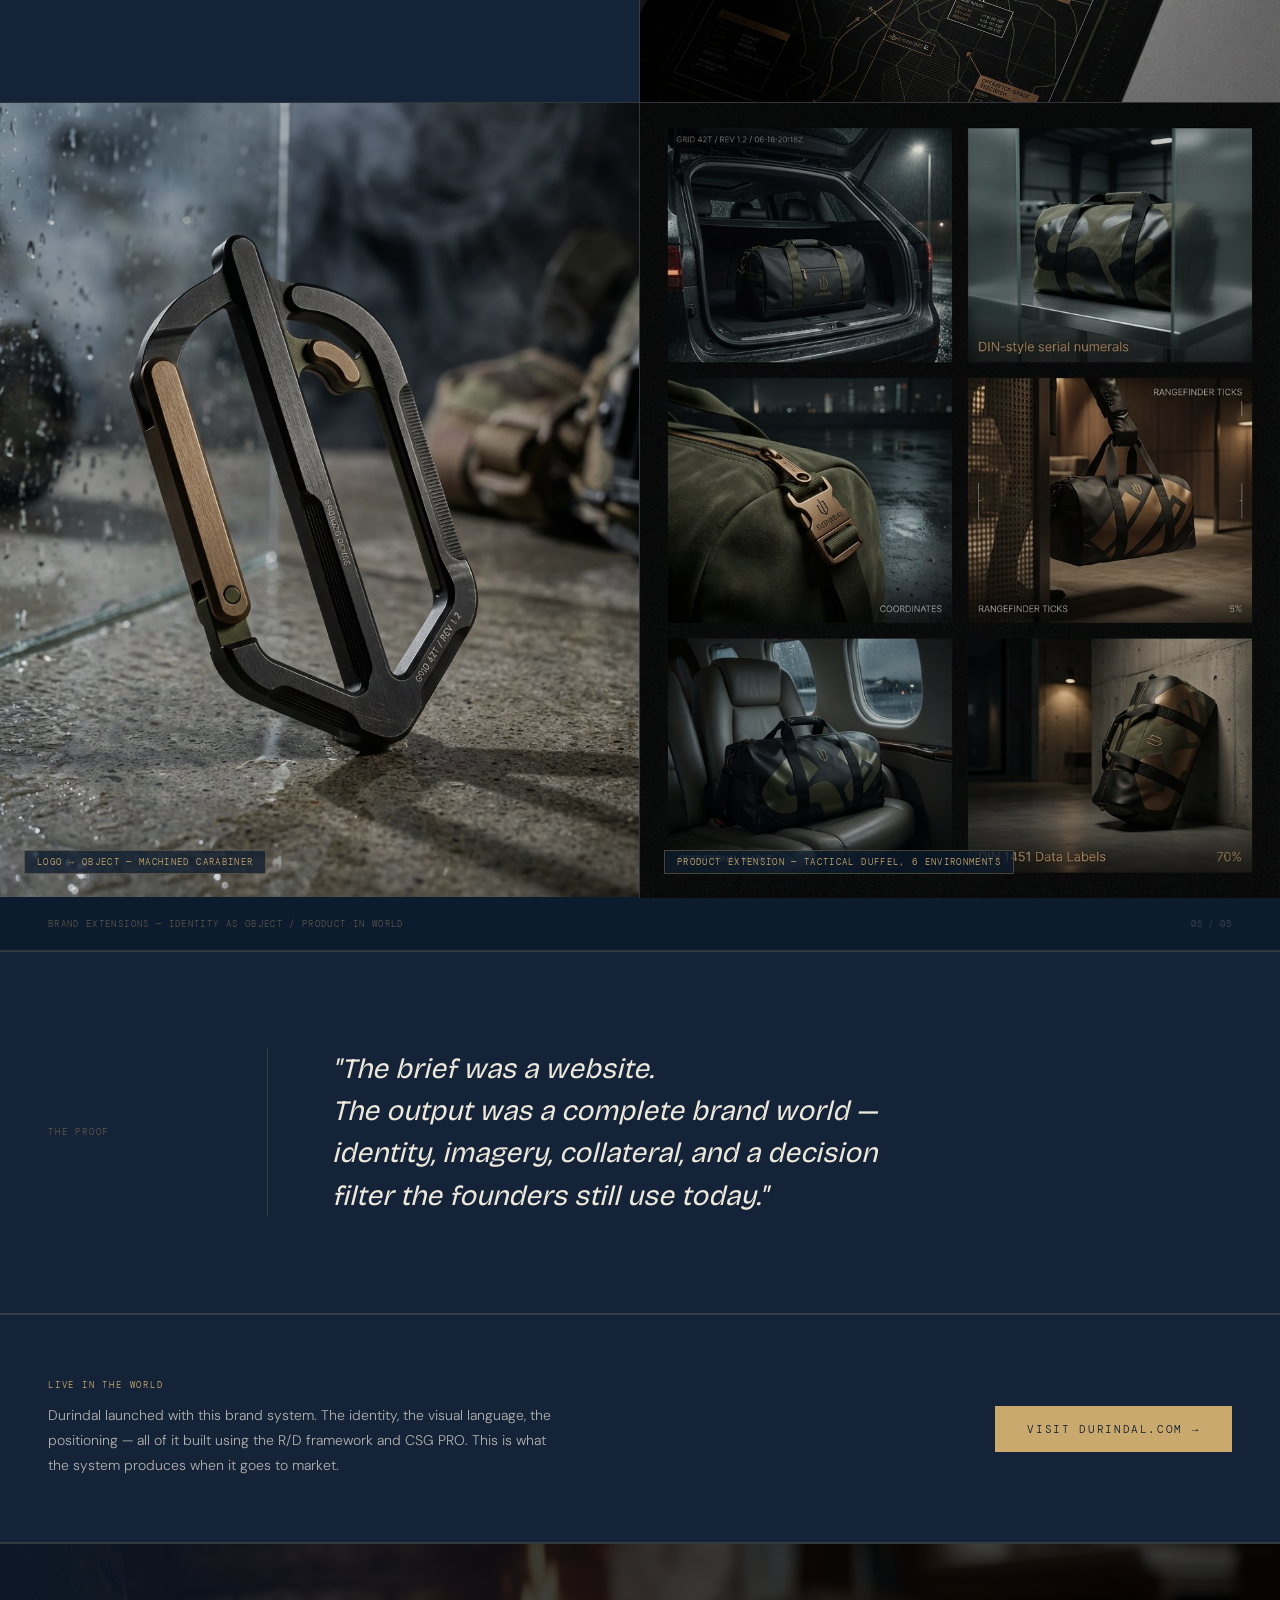
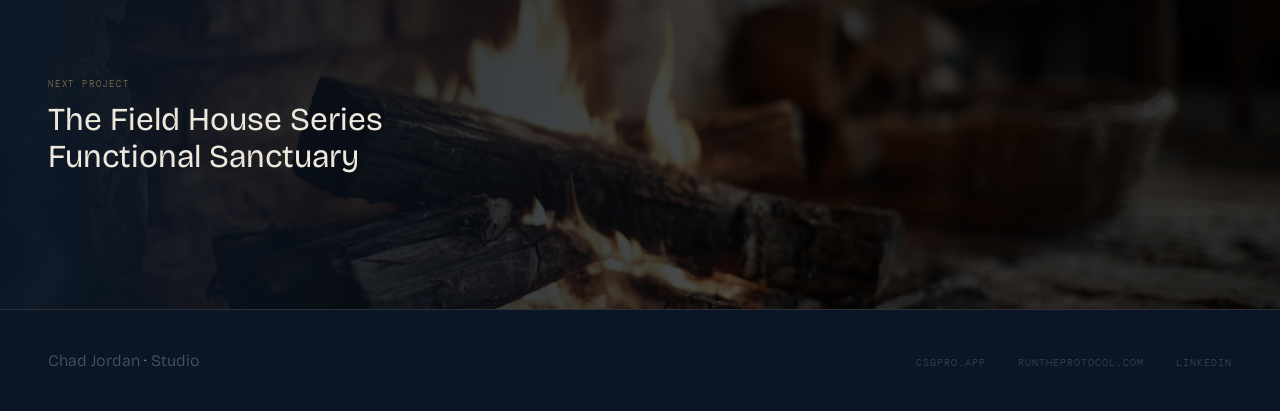
<file: durindal.html>
<!DOCTYPE html>
<html lang="en">
<head>
<meta charset="UTF-8">
<meta name="viewport" content="width=device-width, initial-scale=1.0">
<meta name="format-detection" content="telephone=no">
<title>Durindal — Chad Jordan · Studio</title>
<meta name="description" content="Full brand system for a DefenseTech GTM firm. Identity, Tactical Luxury moodboards, cinematic founder imagery, and a complete brand world.">
<link rel="preconnect" href="https://fonts.googleapis.com">
<link href="https://fonts.googleapis.com/css2?family=Bricolage+Grotesque:opsz,wght@12..96,300;12..96,400;12..96,500;12..96,600;12..96,700;12..96,800&family=DM+Mono:wght@300;400&family=DM+Sans:wght@300;400&display=swap" rel="stylesheet">
<link rel="stylesheet" href="style.css?v=10">
<style>
.cs-hero{position:relative;height:100vh;overflow:hidden;display:flex;flex-direction:column;justify-content:flex-end;}
.cs-hero-img{position:absolute;inset:0;width:100%;height:100%;object-fit:cover;object-position:center center;filter:brightness(0.35) saturate(0.8);}
.cs-hero-overlay{position:absolute;inset:0;background:linear-gradient(to top,rgba(13,27,46,0.97) 0%,rgba(13,27,46,0.15) 50%,transparent 100%);}
.cs-hero-content{position:relative;z-index:1;padding:0 3rem 4rem;}
.cs-back{position:absolute;top:6rem;left:3rem;z-index:2;font-family:'DM Mono',monospace;font-size:10px;letter-spacing:0.15em;text-transform:uppercase;color:rgba(201,169,110,0.6);text-decoration:none;display:flex;align-items:center;gap:0.5rem;transition:color 0.2s;}
.cs-back:hover{color:var(--gold);}
.cs-back::before{content:'←';}
.cs-category{font-family:'DM Mono',monospace;font-size:9px;letter-spacing:0.22em;text-transform:uppercase;color:var(--gold);margin-bottom:1.25rem;display:flex;align-items:center;gap:0.75rem;}
.cs-category::before{content:'';display:inline-block;width:28px;height:0.5px;background:var(--gold);}
.cs-title{font-family:'Bricolage Grotesque',sans-serif;font-size:clamp(2.5rem,5vw,5rem);font-weight:400;line-height:1.05;color:var(--white);margin-bottom:0.5rem;}
.cs-title em{font-style:italic;color:var(--gold);}
.cs-subtitle{font-family:'DM Mono',monospace;font-size:11px;letter-spacing:0.12em;text-transform:uppercase;color:rgba(237,232,220,0.4);}

.cs-brief{display:grid;grid-template-columns:1fr 1fr;gap:5rem;padding:5rem 3rem;border-bottom:0.5px solid var(--gold-rule);}
.cs-brief-left h2{font-family:'Bricolage Grotesque',sans-serif;font-size:clamp(1.4rem,2vw,1.9rem);font-weight:400;color:var(--white);line-height:1.3;margin-bottom:1.5rem;}
.cs-brief-left h2 em{font-style:italic;color:var(--gold);}
.cs-brief-left p{font-size:15px;line-height:1.85;color:var(--white-dim);margin-bottom:1rem;}
.cs-brief-right{display:flex;flex-direction:column;gap:0;border-left:0.5px solid var(--gold-rule);padding-left:4rem;justify-content:center;}
.cs-meta-row{display:flex;flex-direction:column;gap:0.3rem;padding:1.25rem 0;border-bottom:0.5px solid var(--gold-rule);}
.cs-meta-row:first-child{padding-top:0;}
.cs-meta-row:last-child{border-bottom:none;padding-bottom:0;}
.cs-meta-label{font-family:'DM Mono',monospace;font-size:9px;letter-spacing:0.2em;text-transform:uppercase;color:rgba(201,169,110,0.45);}
.cs-meta-value{font-size:14px;color:var(--white-dim);}

.cs-process{padding:5rem 3rem;border-bottom:0.5px solid var(--gold-rule);background:var(--navy-mid);}
.cs-process-label{font-family:'DM Mono',monospace;font-size:9px;letter-spacing:0.22em;text-transform:uppercase;color:rgba(201,169,110,0.4);margin-bottom:3rem;display:flex;align-items:center;gap:1rem;}
.cs-process-label::after{content:'';flex:1;height:0.5px;background:var(--gold-rule);}
.cs-steps{display:grid;grid-template-columns:repeat(4,1fr);gap:0;border:0.5px solid var(--gold-rule);}
.cs-step{padding:2rem;border-right:0.5px solid var(--gold-rule);}
.cs-step:last-child{border-right:none;}
.cs-step-num{font-family:'DM Mono',monospace;font-size:9px;letter-spacing:0.15em;color:var(--gold);margin-bottom:0.75rem;}
.cs-step-title{font-family:'Bricolage Grotesque',sans-serif;font-size:1.1rem;font-weight:400;color:var(--white);margin-bottom:0.75rem;line-height:1.2;}
.cs-step-body{font-size:13px;line-height:1.7;color:var(--white-dim);}

.cs-image-full{width:100%;display:block;border-top:0.5px solid var(--gold-rule);}
.cs-image-full img{width:100%;display:block;filter:brightness(0.96) saturate(0.95);transition:filter 0.4s;}
.cs-image-full img:hover{filter:brightness(1) saturate(1);}
.cs-image-caption{padding:1.25rem 3rem;border-bottom:0.5px solid var(--gold-rule);display:flex;justify-content:space-between;align-items:center;}
.cs-caption-text{font-family:'DM Mono',monospace;font-size:9px;letter-spacing:0.15em;text-transform:uppercase;color:rgba(201,169,110,0.4);}
.cs-caption-num{font-family:'DM Mono',monospace;font-size:9px;letter-spacing:0.1em;color:rgba(237,232,220,0.2);}

.cs-image-pair{display:grid;grid-template-columns:1fr 1fr;border-top:0.5px solid var(--gold-rule);}
.cs-image-pair img{width:100%;display:block;border-right:0.5px solid var(--gold-rule);filter:brightness(0.85) saturate(0.85);transition:filter 0.4s;}
.cs-image-pair img:last-child{border-right:none;}
.cs-image-pair img:hover{filter:brightness(1) saturate(1);}

/* MAP FEATURE */
.cs-map-section{
  display:grid;
  grid-template-columns:1fr 1fr;
  border-top:0.5px solid var(--gold-rule);
  background:var(--navy-mid);
}
.cs-map-context{
  padding:4rem;
  display:flex;
  flex-direction:column;
  justify-content:center;
  border-right:0.5px solid var(--gold-rule);
}
.cs-map-context-label{font-family:'DM Mono',monospace;font-size:9px;letter-spacing:0.2em;text-transform:uppercase;color:rgba(201,169,110,0.4);margin-bottom:1.5rem;}
.cs-map-headline{font-family:'Bricolage Grotesque',sans-serif;font-size:clamp(1.5rem,2vw,2rem);font-weight:400;color:var(--white);line-height:1.25;margin-bottom:1.25rem;font-style:italic;}
.cs-map-body{font-size:14px;line-height:1.85;color:var(--white-dim);margin-bottom:2rem;}
.cs-map-tag{font-family:'DM Mono',monospace;font-size:9px;letter-spacing:0.15em;text-transform:uppercase;color:var(--gold);border:0.5px solid rgba(201,169,110,0.3);padding:6px 14px;display:inline-block;}
.cs-map-image{overflow:hidden;}
.cs-map-image img{width:100%;display:block;filter:brightness(0.95);transition:filter 0.4s;}
.cs-map-image img:hover{filter:brightness(1.05);}

/* PRODUCT PAIR - carabiner and duffel side by side */
.cs-product-pair{
  display:grid;
  grid-template-columns:1fr 1fr;
  border-top:0.5px solid var(--gold-rule);
}
.cs-product-item{
  position:relative;
  overflow:hidden;
  border-right:0.5px solid var(--gold-rule);
}
.cs-product-item:last-child{border-right:none;}
.cs-product-item img{
  width:100%;
  display:block;
  filter:brightness(0.88) saturate(0.85);
  transition:filter 0.4s,transform 0.5s;
}
.cs-product-item:hover img{filter:brightness(1) saturate(1);transform:scale(1.02);}
.cs-product-label{
  position:absolute;
  bottom:1.5rem;
  left:1.5rem;
  font-family:'DM Mono',monospace;
  font-size:9px;
  letter-spacing:0.15em;
  text-transform:uppercase;
  color:var(--gold);
  background:rgba(13,27,46,0.75);
  padding:5px 12px;
  border:0.5px solid rgba(201,169,110,0.3);
}

.cs-insight{padding:6rem 3rem;border-top:0.5px solid var(--gold-rule);border-bottom:0.5px solid var(--gold-rule);display:grid;grid-template-columns:220px 1fr;gap:4rem;align-items:center;background:var(--navy-mid);}
.cs-insight-label{font-family:'DM Mono',monospace;font-size:9px;letter-spacing:0.2em;text-transform:uppercase;color:rgba(201,169,110,0.4);border-right:0.5px solid var(--gold-rule);padding-right:4rem;align-self:stretch;display:flex;align-items:center;}
.cs-insight-text{font-family:'Bricolage Grotesque',sans-serif;font-size:clamp(1.4rem,2.2vw,2rem);font-weight:400;line-height:1.5;color:var(--white);font-style:italic;}

.cs-live-cta{display:flex;align-items:center;justify-content:space-between;padding:4rem 3rem;border-top:0.5px solid var(--gold-rule);border-bottom:0.5px solid var(--gold-rule);gap:4rem;background:var(--navy-mid);}
.cs-live-label{font-family:'DM Mono',monospace;font-size:9px;letter-spacing:0.2em;text-transform:uppercase;color:var(--gold);margin-bottom:0.75rem;}
.cs-live-text{font-size:14px;line-height:1.8;color:var(--white-dim);max-width:520px;}
.cs-live-btn{flex-shrink:0;font-family:'DM Mono',monospace;font-size:11px;letter-spacing:0.15em;text-transform:uppercase;color:var(--navy);background:var(--gold);text-decoration:none;padding:1rem 2rem;white-space:nowrap;transition:background 0.25s,color 0.25s;}
.cs-live-btn:hover{background:var(--white);color:var(--navy);}
@media(max-width:900px){.cs-live-cta{flex-direction:column;align-items:flex-start;gap:2rem;padding:3rem 1.5rem;}.cs-live-btn{align-self:flex-start;}}
.cs-next{display:block;text-decoration:none;position:relative;overflow:hidden;aspect-ratio:21/6;border-top:0.5px solid var(--gold-rule);}
.cs-next-bg{width:100%;height:100%;object-fit:cover;position:absolute;inset:0;filter:brightness(0.3) saturate(0.7);transition:filter 0.6s,transform 0.7s;}
.cs-next:hover .cs-next-bg{filter:brightness(0.45) saturate(0.9);transform:scale(1.03);}
.cs-next-overlay{position:absolute;inset:0;display:flex;flex-direction:column;justify-content:center;padding:3rem;background:linear-gradient(to right,rgba(13,27,46,0.8) 0%,transparent 60%);}
.cs-next-label{font-family:'DM Mono',monospace;font-size:9px;letter-spacing:0.2em;text-transform:uppercase;color:rgba(201,169,110,0.6);margin-bottom:0.75rem;}
.cs-next-title{font-family:'Bricolage Grotesque',sans-serif;font-size:clamp(1.5rem,2.5vw,2.5rem);font-weight:400;color:var(--white);line-height:1.15;}

@media(max-width:900px){
  .cs-hero-content{padding:0 1.5rem 3rem;}
  .cs-back{left:1.5rem;}
  .cs-brief{grid-template-columns:1fr;gap:3rem;padding:4rem 1.5rem;}
  .cs-brief-right{border-left:none;padding-left:0;border-top:0.5px solid var(--gold-rule);padding-top:2rem;}
  .cs-steps{grid-template-columns:1fr 1fr;}
  .cs-step{border-bottom:0.5px solid var(--gold-rule);}
  .cs-steps .cs-step:nth-child(3),.cs-steps .cs-step:nth-child(4){border-bottom:none;}
  .cs-image-pair{grid-template-columns:1fr;}
  .cs-map-section{grid-template-columns:1fr;}
  .cs-map-context{border-right:none;border-bottom:0.5px solid var(--gold-rule);padding:2.5rem 1.5rem;}
  .cs-product-pair{grid-template-columns:1fr;}
  .cs-product-item{border-right:none;border-bottom:0.5px solid var(--gold-rule);}
  .cs-product-item:last-child{border-bottom:none;}
  .cs-insight{grid-template-columns:1fr;gap:1.5rem;padding:4rem 1.5rem;}
  .cs-insight-label{border-right:none;padding-right:0;align-self:auto;}
  .cs-process{padding:4rem 1.5rem;}
  .cs-image-caption{padding:1rem 1.5rem;}
}

</style>
</head>
<body>

<nav>
  <a href="index.html" class="logo">Chad Jordan <span>·</span> Studio</a>
  <ul class="nav-links">
    <li><a href="index.html#work">Work</a></li>
    <li><a href="about.html">About</a></li>
    <li><a href="third.html">THIRD</a></li>
    <li><a href="subscription.html">Subscription</a></li>
    <li><a href="csgpro.html">CSG Pro</a></li>
    <li><a href="mailto:chad@justbejack.com">Contact</a></li>
  </ul>
  <button class="nav-toggle" id="nav-toggle" aria-label="Menu">
    <span></span><span></span><span></span>
  </button>
</nav>

<div class="nav-overlay" id="nav-overlay">
  <button class="nav-overlay-x" id="nav-overlay-x" aria-label="Close menu">✕</button>
  <ul class="nav-overlay-links">
    <li><a href="index.html#work">Work</a></li>
    <li><a href="about.html">About</a></li>
    <li><a href="third.html">THIRD</a></li>
    <li><a href="subscription.html">Subscription</a></li>
    <li><a href="csgpro.html">CSG Pro</a></li>
    <li><a href="mailto:chad@justbejack.com">Contact</a></li>
  </ul>
</div>

<!-- HERO -->
<section class="cs-hero">
  <a href="index.html#work" class="cs-back">All Work</a>
  <img class="cs-hero-img" src="images/durindal/dur_hero.png" alt="Durindal — man standing alone in glass-walled boardroom at night">
  <div class="cs-hero-overlay"></div>
  <div class="cs-hero-content">
    <div class="cs-category">04 — Brand System</div>
    <h1 class="cs-title">Durindal<br><em>Tactical Luxury</em></h1>
    <div class="cs-subtitle">DefenseTech GTM &nbsp;·&nbsp; Full Brand System &nbsp;·&nbsp; Cinematic Identity &nbsp;·&nbsp; 2024</div>
  </div>
</section>

<!-- BRIEF -->
<section class="cs-brief reveal">
  <div class="cs-brief-left">
    <h2>Where defense meets<br><em>precision luxury.</em></h2>
    <p>Durindal is a DefenseTech go-to-market firm — founded by Garrath Robinson and Sebastian D.P. Hidalgo. The brief began as a website. It expanded into something larger: a complete brand world that had to operate in both the boardroom and the field without blinking.</p>
    <p>Tactical Luxury became the brand system — identity, cinematic founder imagery, moodboards, site redesign, and a strategic decision filter framework. Everything built to communicate that this is a firm where precision is non-negotiable and the aesthetic matches the capability.</p>
    <p style="font-size:13px;color:rgba(237,232,220,0.35);font-style:italic;">Full public use granted by Durindal founders.</p>
  </div>
  <div class="cs-brief-right">
    <div class="cs-meta-row">
      <span class="cs-meta-label">Project Type</span>
      <span class="cs-meta-value">Full Brand System</span>
    </div>
    <div class="cs-meta-row">
      <span class="cs-meta-label">Client</span>
      <span class="cs-meta-value">Durindal — DefenseTech GTM</span>
    </div>
    <div class="cs-meta-row">
      <span class="cs-meta-label">Positioning</span>
      <span class="cs-meta-value">Tactical Luxury</span>
    </div>
    <div class="cs-meta-row">
      <span class="cs-meta-label">Deliverables</span>
      <span class="cs-meta-value">Identity · Imagery · Site · Brand Framework</span>
    </div>
    <div class="cs-meta-row">
      <span class="cs-meta-label">Tools</span>
      <span class="cs-meta-value">Gemini Flash · Midjourney · CSG PRO</span>
    </div>
    <div class="cs-meta-row">
      <span class="cs-meta-label">Year</span>
      <span class="cs-meta-value">2024</span>
    </div>
  </div>
</section>

<!-- PROCESS -->
<section class="cs-process reveal">
  <div class="cs-process-label">Creative Process</div>
  <div class="cs-steps">
    <div class="cs-step">
      <div class="cs-step-num">01</div>
      <div class="cs-step-title">Brand Positioning</div>
      <div class="cs-step-body">Established Tactical Luxury as the brand territory — the intersection where defense-grade precision meets high-end aesthetic sensibility. A filter for every creative decision that followed.</div>
    </div>
    <div class="cs-step">
      <div class="cs-step-num">02</div>
      <div class="cs-step-title">Cinematic Identity</div>
      <div class="cs-step-body">Built the visual language around glass, concrete, low light, and controlled motion. Every image directed to communicate authority without aggression — the posture of a firm that doesn't need to announce itself.</div>
    </div>
    <div class="cs-step">
      <div class="cs-step-num">03</div>
      <div class="cs-step-title">Brand Extension</div>
      <div class="cs-step-body">Extended the system into product territory — a branded duffel in six environments, a logo translated into a machined metal carabiner, and a tactical operational map as brand collateral. The world, fully inhabited.</div>
    </div>
    <div class="cs-step">
      <div class="cs-step-num">04</div>
      <div class="cs-step-title">Decision Framework</div>
      <div class="cs-step-body">Delivered a brand decision filter — a strategic tool the founders use to evaluate whether any creative, messaging, or positioning decision is on-brand. Tactical Luxury as a living operating system.</div>
    </div>
  </div>
</section>

<!-- HERO - BOARDROOM -->
<div class="cs-image-full reveal">
  <img src="images/durindal/dur_hero.png" alt="Durindal brand imagery — man standing alone in glass boardroom at night">
</div>
<div class="cs-image-caption">
  <span class="cs-caption-text">Brand Hero — The posture of authority. GRID 42T / REV 1.2</span>
  <span class="cs-caption-num">01 / 05</span>
</div>

<!-- PAIR: BRIEFING / WINDOW -->
<div class="cs-image-pair reveal">
  <img src="images/durindal/dur_briefing.png" alt="Durindal founders briefing through glass wall at night">
  <img src="images/durindal/dur_window.png" alt="Durindal founder at window with tablet — glass reflection">
</div>
<div class="cs-image-caption">
  <span class="cs-caption-text">Founder Imagery — The briefing / Field intelligence</span>
  <span class="cs-caption-num">02–03 / 05</span>
</div>

<!-- DOSSIER -->
<div class="cs-image-full reveal">
  <img src="images/durindal/dur_dossier.png" alt="Gloved hand placing tactical dossier on carbon fiber surface — GRID 42T / REV 1.2">
</div>
<div class="cs-image-caption">
  <span class="cs-caption-text">Brand Collateral — Tactical dossier, carbon fiber, GRID 42T markings</span>
  <span class="cs-caption-num">04 / 05</span>
</div>

<!-- MAP FEATURE -->
<div class="cs-map-section reveal">
  <div class="cs-map-context">
    <div class="cs-map-context-label">Brand Collateral</div>
    <div class="cs-map-headline">An operational map as a brand artifact.</div>
    <p class="cs-map-body">Project Midnight Strike — GRID 42T / REV 1.2 / 06-19-20:19Z. A complete tactical planning document generated as brand collateral. Not decoration. A functional artifact that communicates exactly what Durindal does and how they think — down to the grid coordinates and revision stamp.</p>
    <span class="cs-map-tag">AI-Generated Brand Artifact</span>
  </div>
  <div class="cs-map-image">
    <img src="images/durindal/dur_map.png" alt="Durindal operational overview map — Project Midnight Strike, GRID 42T / REV 1.2">
  </div>
</div>

<!-- PRODUCT PAIR: CARABINER / DUFFEL -->
<div class="cs-product-pair reveal">
  <div class="cs-product-item">
    <img src="images/durindal/dur_carabiner.png" alt="Durindal logo translated into machined metal carabiner — titanium and bronze">
    <div class="cs-product-label">Logo → Object — Machined Carabiner</div>
  </div>
  <div class="cs-product-item">
    <img src="images/durindal/dur_duffel.png" alt="Durindal branded duffel bag in six environments — private jet, security scanner, rain-soaked trunk">
    <div class="cs-product-label">Product Extension — Tactical Duffel, 6 Environments</div>
  </div>
</div>
<div class="cs-image-caption">
  <span class="cs-caption-text">Brand Extensions — Identity as object / Product in world</span>
  <span class="cs-caption-num">05 / 05</span>
</div>

<!-- INSIGHT -->
<section class="cs-insight reveal">
  <div class="cs-insight-label">The Proof</div>
  <p class="cs-insight-text">
    "The brief was a website.<br>
    The output was a complete brand world —<br>
    identity, imagery, collateral, and a decision<br>
    filter the founders still use today."
  </p>
</section>

<!-- LIVE SITE CTA -->
<div class="cs-live-cta reveal">
  <div class="cs-live-left">
    <div class="cs-live-label">Live in the World</div>
    <p class="cs-live-text">Durindal launched with this brand system. The identity, the visual language, the positioning — all of it built using the R/D framework and CSG PRO. This is what the system produces when it goes to market.</p>
  </div>
  <a href="https://www.durindal.com/" target="_blank" class="cs-live-btn">Visit durindal.com →</a>
</div>

<!-- NEXT PROJECT -->
<a href="fieldhouse.html" class="cs-next">
  <img class="cs-next-bg" src="images/fieldhouse.png" alt="The Field House Series editorial direction">
  <div class="cs-next-overlay">
    <div class="cs-next-label">Next Project</div>
    <div class="cs-next-title">The Field House Series<br>Functional Sanctuary</div>
  </div>
</a>

<footer>
  <span class="footer-name">Chad Jordan <span>·</span> Studio</span>
  <ul class="footer-links">
    <li><a href="https://csgpro.app" target="_blank">csgpro.app</a></li>
    <li><a href="https://runtheprotocol.com" target="_blank">runtheprotocol.com</a></li>
    <li><a href="https://linkedin.com/in/chad-jordan-388ab624" target="_blank">LinkedIn</a></li>
  </ul>
</footer>

<script>
const navToggle = document.getElementById("nav-toggle");
const navOverlay = document.getElementById("nav-overlay");
const navOverlayX = document.getElementById("nav-overlay-x");
function closeNav(){
  navToggle.classList.remove("open");
  navOverlay.classList.remove("open");
}
function openNav(){
  navToggle.classList.add("open");
  navOverlay.classList.add("open");
}
if(navToggle){
  navToggle.addEventListener("click", function(){
    navOverlay.classList.contains("open") ? closeNav() : openNav();
  });
}
if(navOverlayX){
  navOverlayX.addEventListener("click", closeNav);
}
if(navOverlay){
  navOverlay.querySelectorAll("a").forEach(function(link){
    link.addEventListener("click", closeNav);
  });
}
const observer = new IntersectionObserver((entries) => {
  entries.forEach(e => {
    if(e.isIntersecting){e.target.classList.add('visible');observer.unobserve(e.target);}
  });
},{threshold:0.08});
document.querySelectorAll('.reveal').forEach(el => observer.observe(el));
</script>
</body>
</html>
</file>
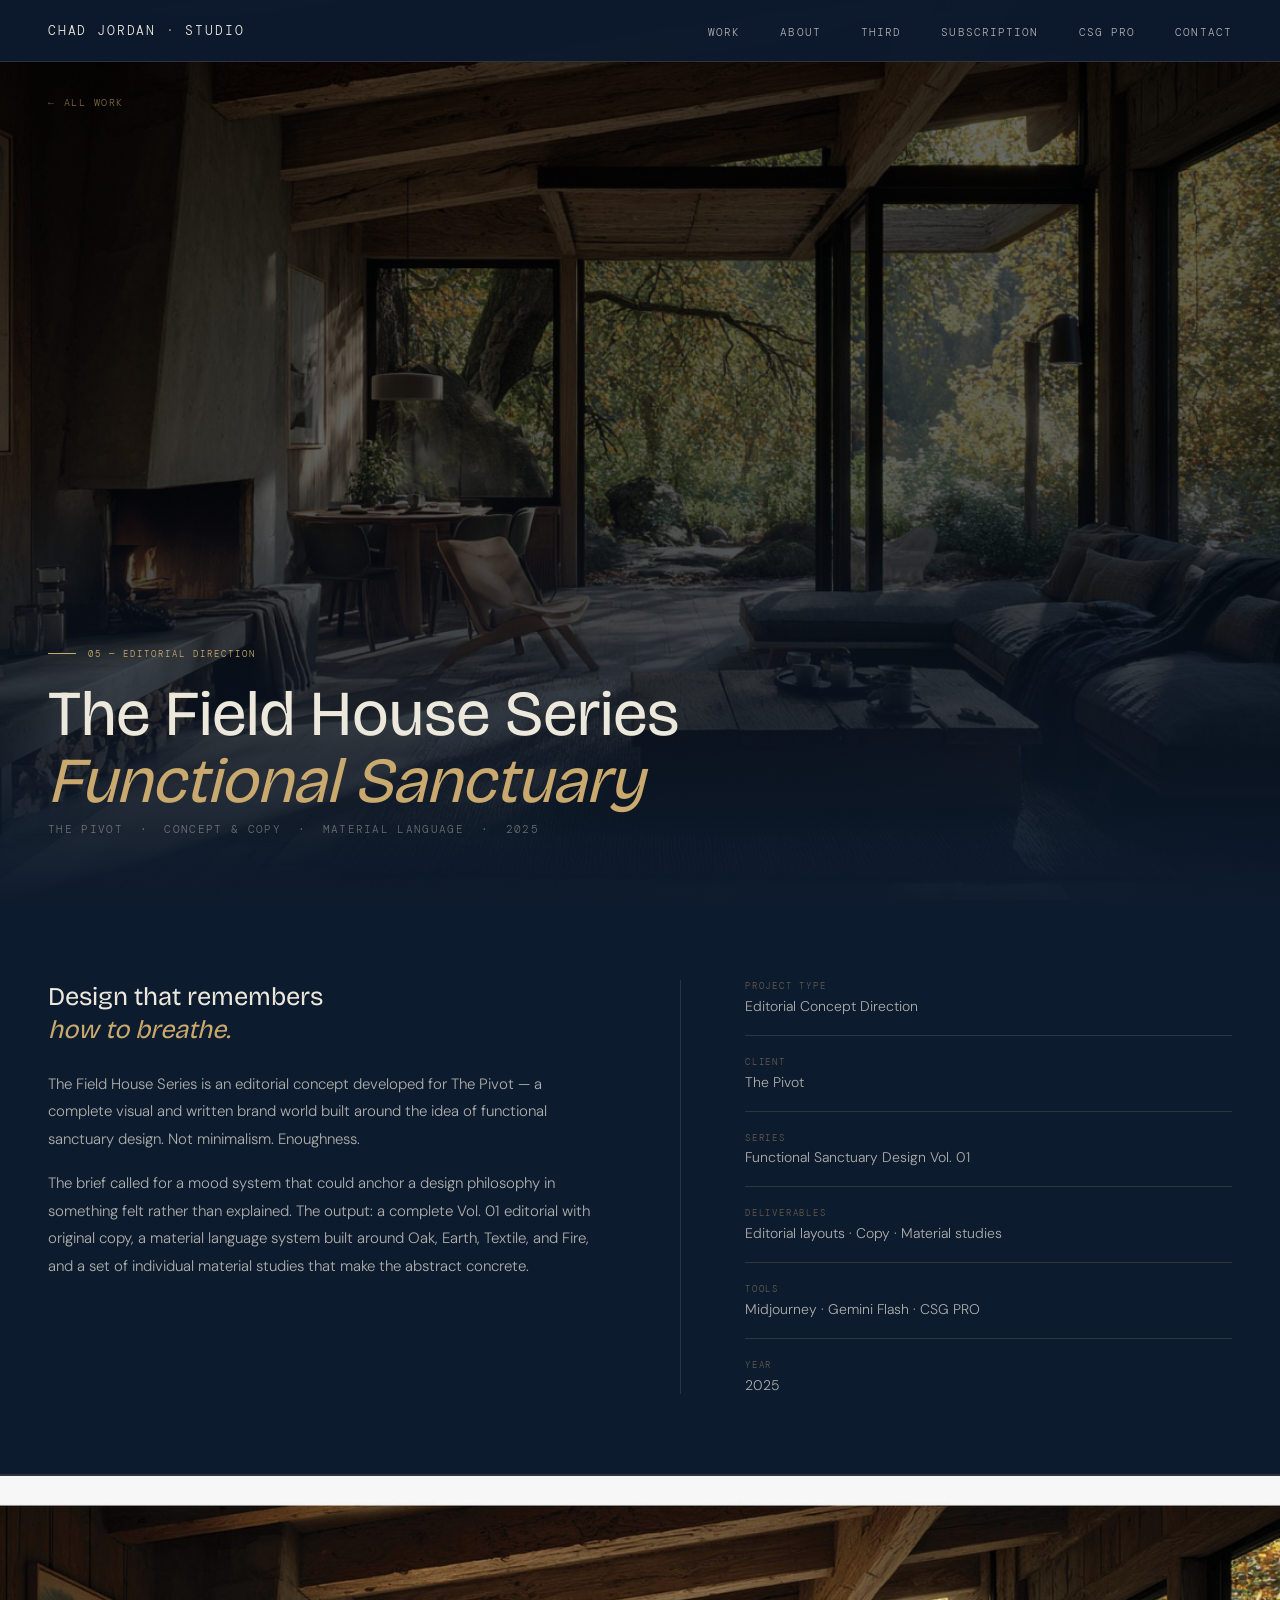
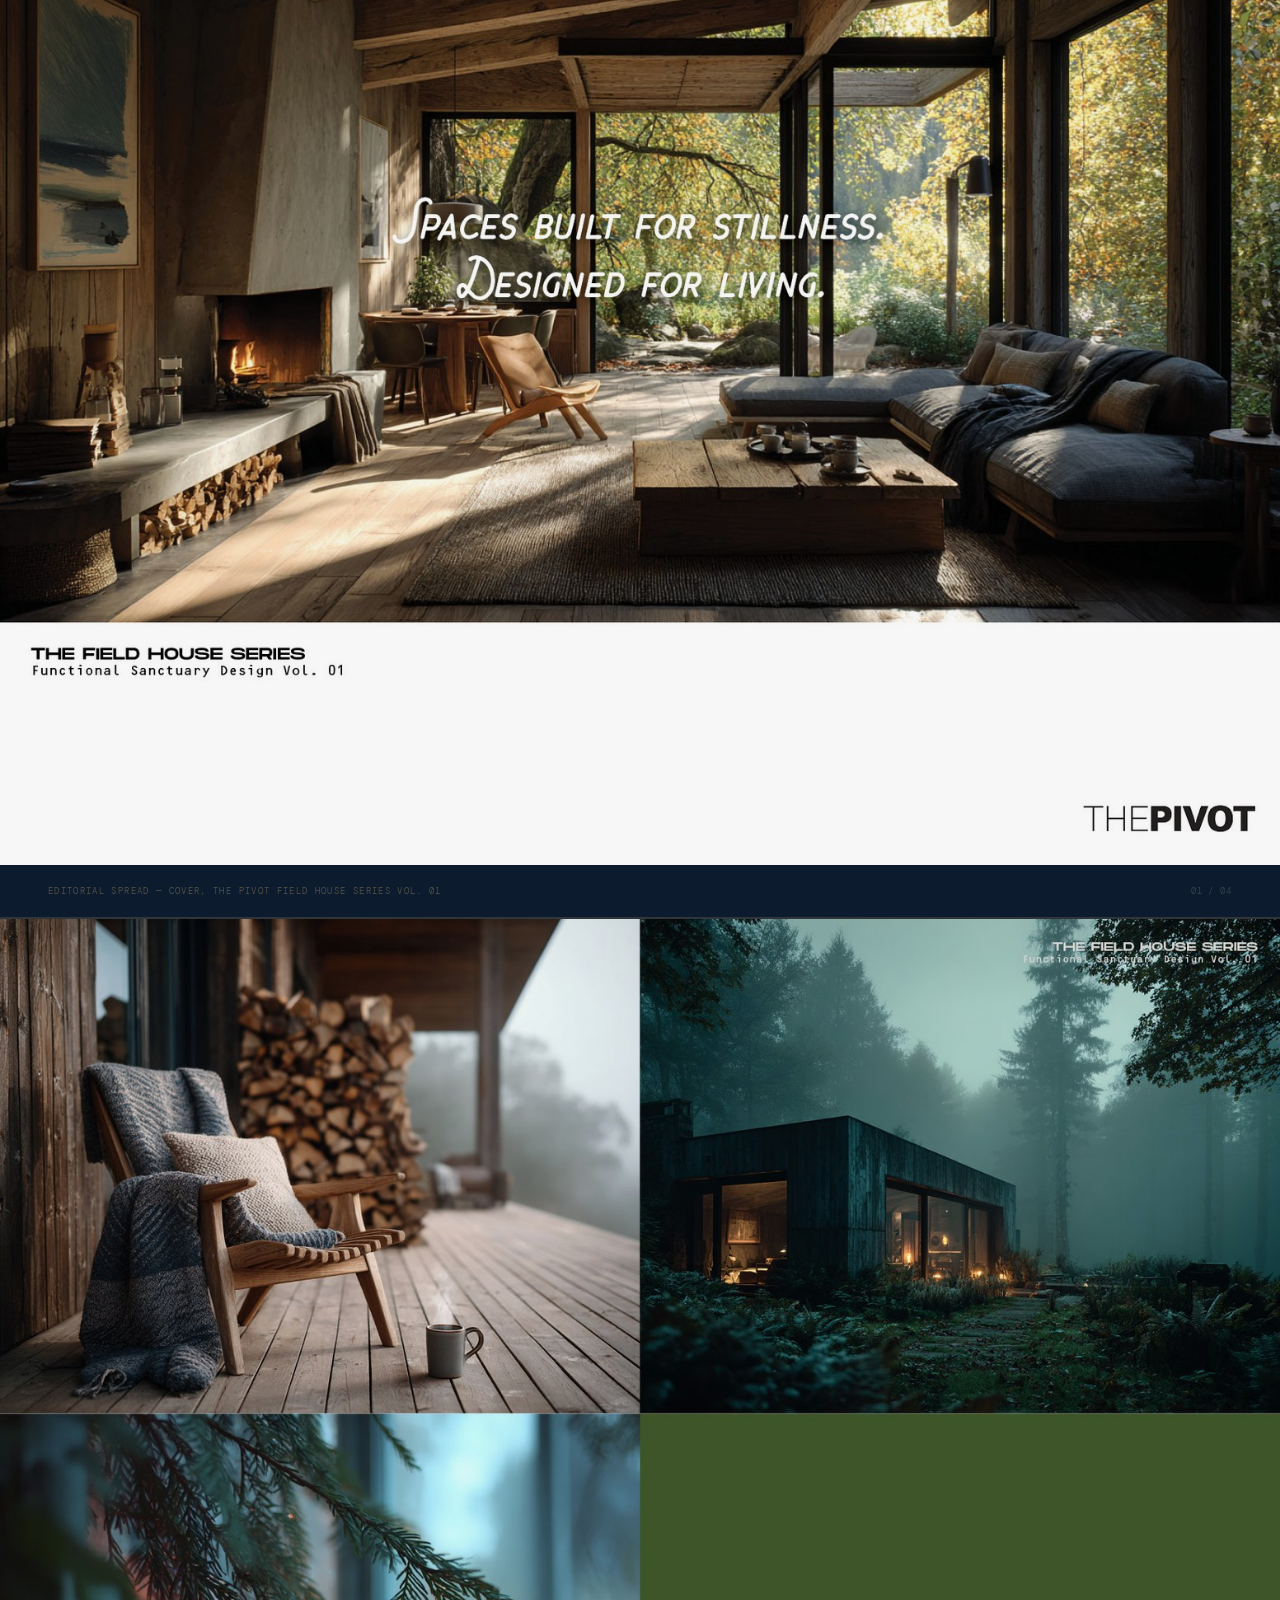
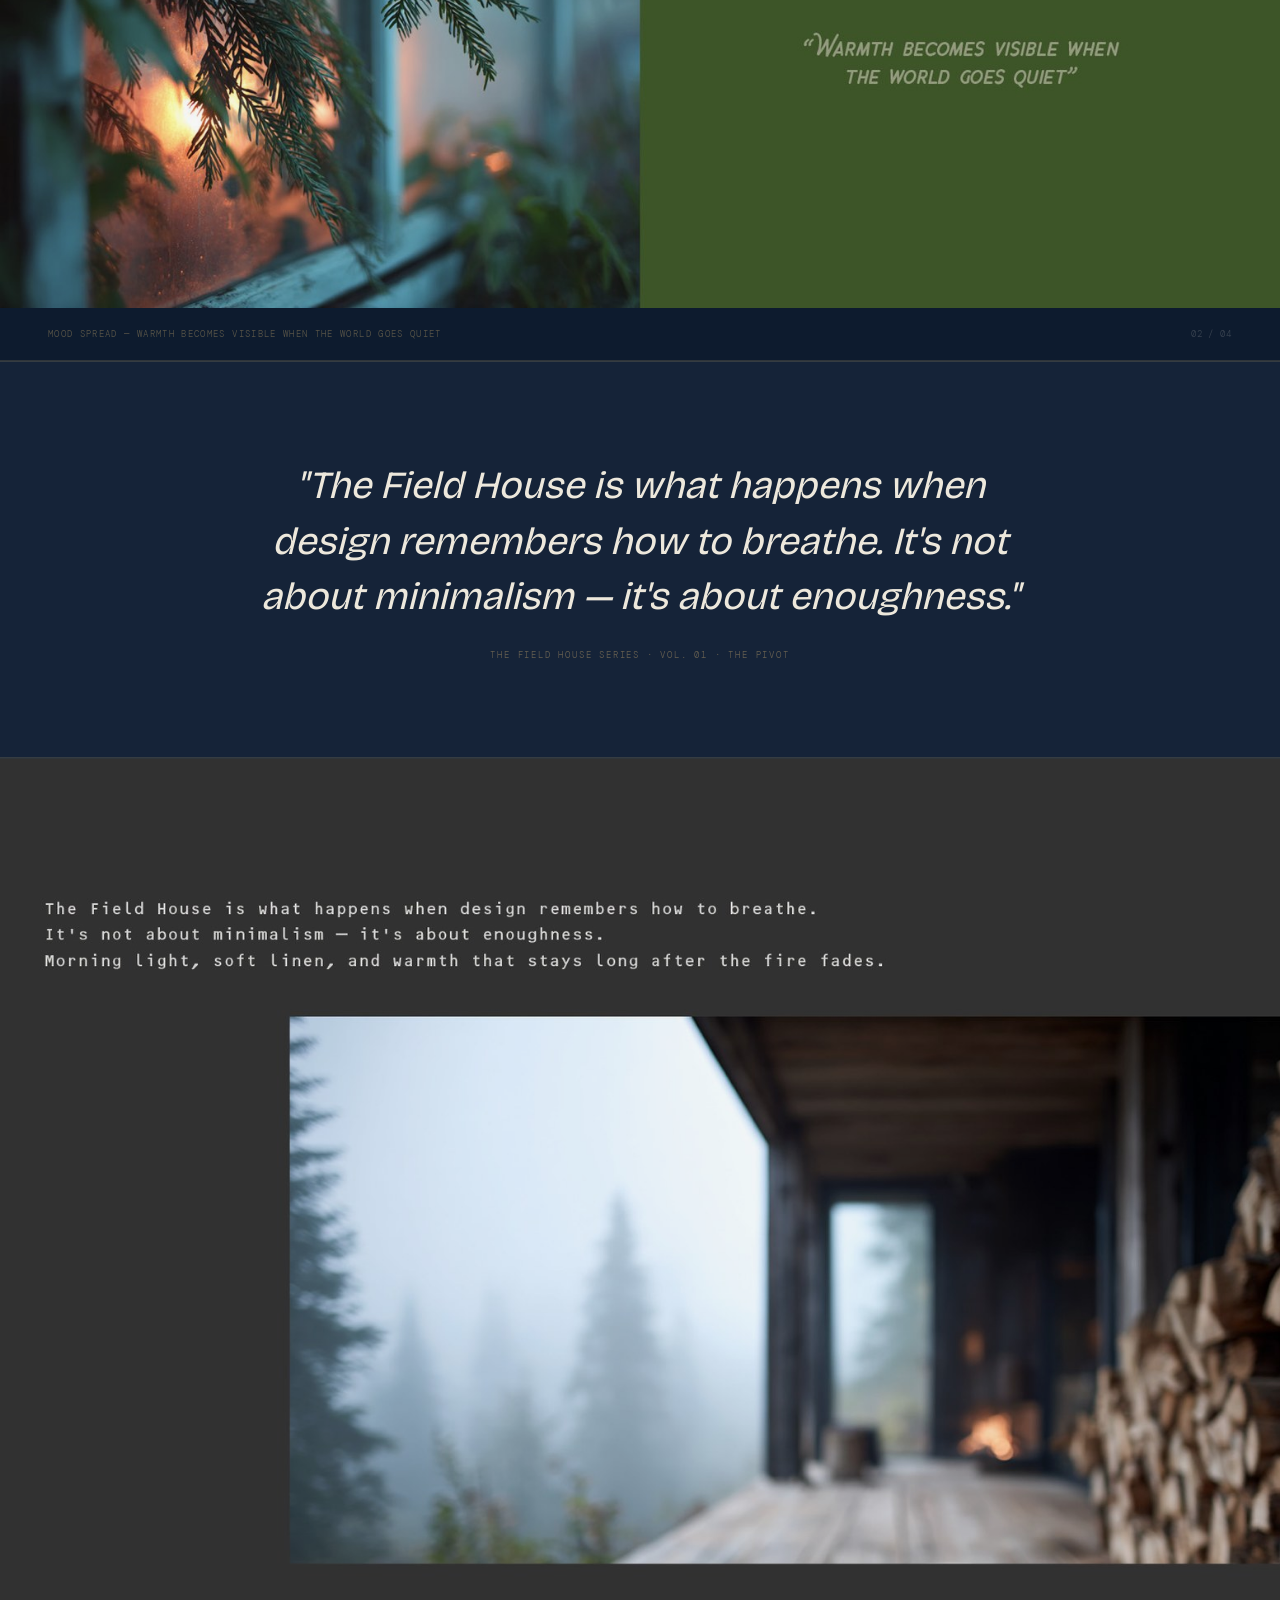
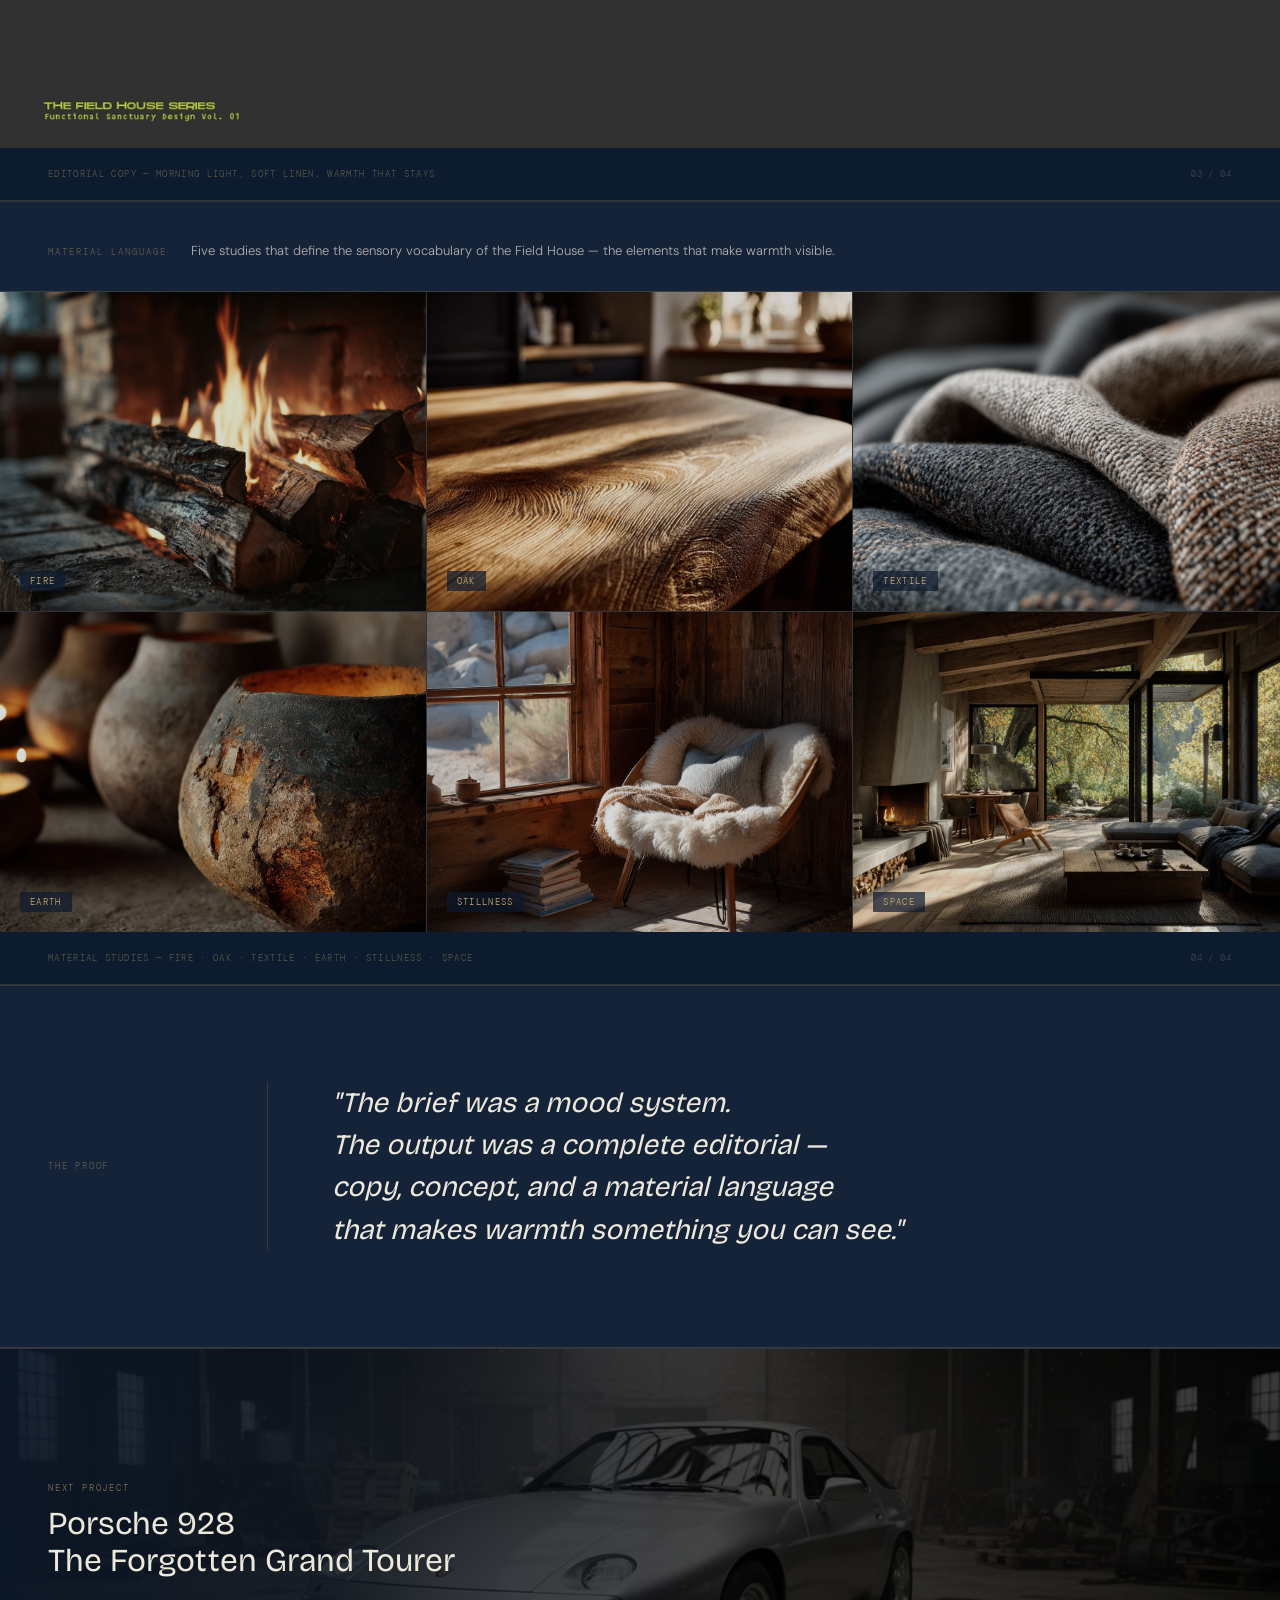
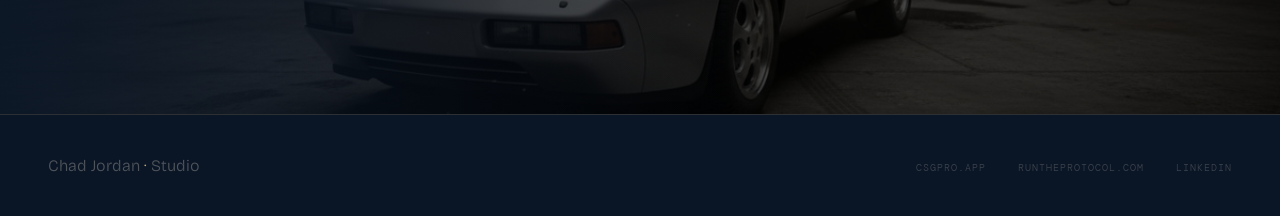
<file: fieldhouse.html>
<!DOCTYPE html>
<html lang="en">
<head>
<meta charset="UTF-8">
<meta name="viewport" content="width=device-width, initial-scale=1.0">
<meta name="format-detection" content="telephone=no">
<title>The Field House Series — Chad Jordan · Studio</title>
<meta name="description" content="Editorial concept direction for The Pivot. A complete brand world built around material language — Oak, Earth, Textile, Fire.">
<link rel="preconnect" href="https://fonts.googleapis.com">
<link href="https://fonts.googleapis.com/css2?family=Bricolage+Grotesque:opsz,wght@12..96,300;12..96,400;12..96,500;12..96,600;12..96,700;12..96,800&family=DM+Mono:wght@300;400&family=DM+Sans:wght@300;400&display=swap" rel="stylesheet">
<link rel="stylesheet" href="style.css?v=10">
<style>
.cs-hero{position:relative;height:100vh;overflow:hidden;display:flex;flex-direction:column;justify-content:flex-end;}
.cs-hero-img{position:absolute;inset:0;width:100%;height:100%;object-fit:cover;object-position:center center;filter:brightness(0.42) saturate(0.9);}
.cs-hero-overlay{position:absolute;inset:0;background:linear-gradient(to top,rgba(13,27,46,0.97) 0%,rgba(13,27,46,0.1) 50%,transparent 100%);}
.cs-hero-content{position:relative;z-index:1;padding:0 3rem 4rem;}
.cs-back{position:absolute;top:6rem;left:3rem;z-index:2;font-family:'DM Mono',monospace;font-size:10px;letter-spacing:0.15em;text-transform:uppercase;color:rgba(201,169,110,0.6);text-decoration:none;display:flex;align-items:center;gap:0.5rem;transition:color 0.2s;}
.cs-back:hover{color:var(--gold);}
.cs-back::before{content:'←';}
.cs-category{font-family:'DM Mono',monospace;font-size:9px;letter-spacing:0.22em;text-transform:uppercase;color:var(--gold);margin-bottom:1.25rem;display:flex;align-items:center;gap:0.75rem;}
.cs-category::before{content:'';display:inline-block;width:28px;height:0.5px;background:var(--gold);}
.cs-title{font-family:'Bricolage Grotesque',sans-serif;font-size:clamp(2.5rem,5vw,5rem);font-weight:400;line-height:1.05;color:var(--white);margin-bottom:0.5rem;}
.cs-title em{font-style:italic;color:var(--gold);}
.cs-subtitle{font-family:'DM Mono',monospace;font-size:11px;letter-spacing:0.12em;text-transform:uppercase;color:rgba(237,232,220,0.4);}

.cs-brief{display:grid;grid-template-columns:1fr 1fr;gap:5rem;padding:5rem 3rem;border-bottom:0.5px solid var(--gold-rule);}
.cs-brief-left h2{font-family:'Bricolage Grotesque',sans-serif;font-size:clamp(1.4rem,2vw,1.9rem);font-weight:400;color:var(--white);line-height:1.3;margin-bottom:1.5rem;}
.cs-brief-left h2 em{font-style:italic;color:var(--gold);}
.cs-brief-left p{font-size:15px;line-height:1.85;color:var(--white-dim);margin-bottom:1rem;}
.cs-brief-right{display:flex;flex-direction:column;gap:0;border-left:0.5px solid var(--gold-rule);padding-left:4rem;justify-content:center;}
.cs-meta-row{display:flex;flex-direction:column;gap:0.3rem;padding:1.25rem 0;border-bottom:0.5px solid var(--gold-rule);}
.cs-meta-row:first-child{padding-top:0;}
.cs-meta-row:last-child{border-bottom:none;padding-bottom:0;}
.cs-meta-label{font-family:'DM Mono',monospace;font-size:9px;letter-spacing:0.2em;text-transform:uppercase;color:rgba(201,169,110,0.45);}
.cs-meta-value{font-size:14px;color:var(--white-dim);}

.cs-image-full{width:100%;display:block;border-top:0.5px solid var(--gold-rule);}
.cs-image-full img{width:100%;display:block;filter:brightness(0.97) saturate(0.97);transition:filter 0.4s;}
.cs-image-full img:hover{filter:brightness(1) saturate(1);}
.cs-image-caption{padding:1.25rem 3rem;border-bottom:0.5px solid var(--gold-rule);display:flex;justify-content:space-between;align-items:center;}
.cs-caption-text{font-family:'DM Mono',monospace;font-size:9px;letter-spacing:0.15em;text-transform:uppercase;color:rgba(201,169,110,0.4);}
.cs-caption-num{font-family:'DM Mono',monospace;font-size:9px;letter-spacing:0.1em;color:rgba(237,232,220,0.2);}

.cs-image-pair{display:grid;grid-template-columns:1fr 1fr;border-top:0.5px solid var(--gold-rule);}
.cs-image-pair img{width:100%;display:block;border-right:0.5px solid var(--gold-rule);filter:brightness(0.95) saturate(0.95);transition:filter 0.4s;}
.cs-image-pair img:last-child{border-right:none;}
.cs-image-pair img:hover{filter:brightness(1) saturate(1);}

/* PULLQUOTE */
.cs-pullquote{
  padding:6rem 3rem;
  border-top:0.5px solid var(--gold-rule);
  border-bottom:0.5px solid var(--gold-rule);
  background:var(--navy-mid);
  text-align:center;
}
.cs-pullquote-text{
  font-family:'Bricolage Grotesque',sans-serif;
  font-size:clamp(1.6rem,3vw,2.8rem);
  font-weight:400;
  font-style:italic;
  color:var(--white);
  line-height:1.45;
  max-width:800px;
  margin:0 auto 1.5rem;
}
.cs-pullquote-attr{
  font-family:'DM Mono',monospace;
  font-size:9px;
  letter-spacing:0.2em;
  text-transform:uppercase;
  color:rgba(201,169,110,0.45);
}

/* MATERIAL GRID */
.cs-material-section{
  border-top:0.5px solid var(--gold-rule);
}
.cs-material-header{
  padding:2.5rem 3rem 2rem;
  display:flex;
  align-items:baseline;
  gap:1.5rem;
  border-bottom:0.5px solid var(--gold-rule);
  background:var(--navy-mid);
}
.cs-material-label{
  font-family:'DM Mono',monospace;
  font-size:9px;
  letter-spacing:0.22em;
  text-transform:uppercase;
  color:rgba(201,169,110,0.4);
}
.cs-material-desc{
  font-size:13px;
  color:var(--white-dim);
}
.cs-material-grid{
  display:grid;
  grid-template-columns:repeat(3,1fr);
  gap:0;
}
.cs-material-item{
  position:relative;
  overflow:hidden;
  aspect-ratio:4/3;
  border-right:0.5px solid var(--gold-rule);
  border-bottom:0.5px solid var(--gold-rule);
}
.cs-material-item:nth-child(3),.cs-material-item:nth-child(6){border-right:none;}
.cs-material-item:nth-child(4),.cs-material-item:nth-child(5),.cs-material-item:nth-child(6){border-bottom:none;}
.cs-material-item img{
  width:100%;
  height:100%;
  object-fit:cover;
  filter:brightness(0.85) saturate(0.9);
  transition:filter 0.5s,transform 0.6s;
}
.cs-material-item:hover img{
  filter:brightness(1) saturate(1);
  transform:scale(1.04);
}
.cs-material-name{
  position:absolute;
  bottom:1.25rem;
  left:1.25rem;
  font-family:'DM Mono',monospace;
  font-size:9px;
  letter-spacing:0.15em;
  text-transform:uppercase;
  color:var(--gold);
  background:rgba(13,27,46,0.7);
  padding:4px 10px;
}

.cs-insight{padding:6rem 3rem;border-top:0.5px solid var(--gold-rule);border-bottom:0.5px solid var(--gold-rule);display:grid;grid-template-columns:220px 1fr;gap:4rem;align-items:center;background:var(--navy-mid);}
.cs-insight-label{font-family:'DM Mono',monospace;font-size:9px;letter-spacing:0.2em;text-transform:uppercase;color:rgba(201,169,110,0.4);border-right:0.5px solid var(--gold-rule);padding-right:4rem;align-self:stretch;display:flex;align-items:center;}
.cs-insight-text{font-family:'Bricolage Grotesque',sans-serif;font-size:clamp(1.4rem,2.2vw,2rem);font-weight:400;line-height:1.5;color:var(--white);font-style:italic;}

.cs-next{display:block;text-decoration:none;position:relative;overflow:hidden;aspect-ratio:21/6;border-top:0.5px solid var(--gold-rule);}
.cs-next-bg{width:100%;height:100%;object-fit:cover;position:absolute;inset:0;filter:brightness(0.3) saturate(0.7);transition:filter 0.6s,transform 0.7s;}
.cs-next:hover .cs-next-bg{filter:brightness(0.45) saturate(0.9);transform:scale(1.03);}
.cs-next-overlay{position:absolute;inset:0;display:flex;flex-direction:column;justify-content:center;padding:3rem;background:linear-gradient(to right,rgba(13,27,46,0.8) 0%,transparent 60%);}
.cs-next-label{font-family:'DM Mono',monospace;font-size:9px;letter-spacing:0.2em;text-transform:uppercase;color:rgba(201,169,110,0.6);margin-bottom:0.75rem;}
.cs-next-title{font-family:'Bricolage Grotesque',sans-serif;font-size:clamp(1.5rem,2.5vw,2.5rem);font-weight:400;color:var(--white);line-height:1.15;}

@media(max-width:900px){
  .cs-hero-content{padding:0 1.5rem 3rem;}
  .cs-back{left:1.5rem;}
  .cs-brief{grid-template-columns:1fr;gap:3rem;padding:4rem 1.5rem;}
  .cs-brief-right{border-left:none;padding-left:0;border-top:0.5px solid var(--gold-rule);padding-top:2rem;}
  .cs-image-pair{grid-template-columns:1fr;}
  .cs-material-grid{grid-template-columns:1fr 1fr;}
  .cs-material-item:nth-child(3){border-right:none;}
  .cs-material-item:nth-child(2){border-right:0.5px solid var(--gold-rule);}
  .cs-pullquote{padding:4rem 1.5rem;}
  .cs-insight{grid-template-columns:1fr;gap:1.5rem;padding:4rem 1.5rem;}
  .cs-insight-label{border-right:none;padding-right:0;align-self:auto;}
  .cs-image-caption{padding:1rem 1.5rem;}
  .cs-material-header{flex-direction:column;gap:0.5rem;padding:2rem 1.5rem 1.5rem;}
}

</style>
</head>
<body>

<nav>
  <a href="index.html" class="logo">Chad Jordan <span>·</span> Studio</a>
  <ul class="nav-links">
    <li><a href="index.html#work">Work</a></li>
    <li><a href="about.html">About</a></li>
    <li><a href="third.html">THIRD</a></li>
    <li><a href="subscription.html">Subscription</a></li>
    <li><a href="csgpro.html">CSG Pro</a></li>
    <li><a href="mailto:chad@justbejack.com">Contact</a></li>
  </ul>
  <button class="nav-toggle" id="nav-toggle" aria-label="Menu">
    <span></span><span></span><span></span>
  </button>
</nav>

<div class="nav-overlay" id="nav-overlay">
  <button class="nav-overlay-x" id="nav-overlay-x" aria-label="Close menu">✕</button>
  <ul class="nav-overlay-links">
    <li><a href="index.html#work">Work</a></li>
    <li><a href="about.html">About</a></li>
    <li><a href="third.html">THIRD</a></li>
    <li><a href="subscription.html">Subscription</a></li>
    <li><a href="csgpro.html">CSG Pro</a></li>
    <li><a href="mailto:chad@justbejack.com">Contact</a></li>
  </ul>
</div>

<!-- HERO -->
<section class="cs-hero">
  <a href="index.html#work" class="cs-back">All Work</a>
  <img class="cs-hero-img" src="images/fieldhouse/fh_hero.png" alt="The Field House Series — modern cabin interior, morning light, fireplace and forest">
  <div class="cs-hero-overlay"></div>
  <div class="cs-hero-content">
    <div class="cs-category">05 — Editorial Direction</div>
    <h1 class="cs-title">The Field House Series<br><em>Functional Sanctuary</em></h1>
    <div class="cs-subtitle">The Pivot &nbsp;·&nbsp; Concept &amp; Copy &nbsp;·&nbsp; Material Language &nbsp;·&nbsp; 2025</div>
  </div>
</section>

<!-- BRIEF -->
<section class="cs-brief reveal">
  <div class="cs-brief-left">
    <h2>Design that remembers<br><em>how to breathe.</em></h2>
    <p>The Field House Series is an editorial concept developed for The Pivot — a complete visual and written brand world built around the idea of functional sanctuary design. Not minimalism. Enoughness.</p>
    <p>The brief called for a mood system that could anchor a design philosophy in something felt rather than explained. The output: a complete Vol. 01 editorial with original copy, a material language system built around Oak, Earth, Textile, and Fire, and a set of individual material studies that make the abstract concrete.</p>
  </div>
  <div class="cs-brief-right">
    <div class="cs-meta-row">
      <span class="cs-meta-label">Project Type</span>
      <span class="cs-meta-value">Editorial Concept Direction</span>
    </div>
    <div class="cs-meta-row">
      <span class="cs-meta-label">Client</span>
      <span class="cs-meta-value">The Pivot</span>
    </div>
    <div class="cs-meta-row">
      <span class="cs-meta-label">Series</span>
      <span class="cs-meta-value">Functional Sanctuary Design Vol. 01</span>
    </div>
    <div class="cs-meta-row">
      <span class="cs-meta-label">Deliverables</span>
      <span class="cs-meta-value">Editorial layouts · Copy · Material studies</span>
    </div>
    <div class="cs-meta-row">
      <span class="cs-meta-label">Tools</span>
      <span class="cs-meta-value">Midjourney · Gemini Flash · CSG PRO</span>
    </div>
    <div class="cs-meta-row">
      <span class="cs-meta-label">Year</span>
      <span class="cs-meta-value">2025</span>
    </div>
  </div>
</section>

<!-- LAYOUT 1 - HERO SPREAD -->
<div class="cs-image-full reveal">
  <img src="images/fieldhouse/fh_layout1.jpg" alt="The Field House Series Vol. 01 — Spaces built for stillness, designed for living">
</div>
<div class="cs-image-caption">
  <span class="cs-caption-text">Editorial Spread — Cover, The Pivot Field House Series Vol. 01</span>
  <span class="cs-caption-num">01 / 04</span>
</div>

<!-- LAYOUT 2 - MOOD BOARD -->
<div class="cs-image-full reveal">
  <img src="images/fieldhouse/fh_layout2.jpg" alt="Field House Series — chair on deck, dark cabin in fog, pine branch, warmth quote">
</div>
<div class="cs-image-caption">
  <span class="cs-caption-text">Mood Spread — Warmth becomes visible when the world goes quiet</span>
  <span class="cs-caption-num">02 / 04</span>
</div>

<!-- PULLQUOTE -->
<div class="cs-pullquote reveal">
  <p class="cs-pullquote-text">"The Field House is what happens when design remembers how to breathe. It's not about minimalism — it's about enoughness."</p>
  <div class="cs-pullquote-attr">The Field House Series · Vol. 01 · The Pivot</div>
</div>

<!-- LAYOUT 3 - COPY PAGE -->
<div class="cs-image-full reveal">
  <img src="images/fieldhouse/fh_layout3.jpg" alt="Field House Series — editorial copy page with misty cabin exterior">
</div>
<div class="cs-image-caption">
  <span class="cs-caption-text">Editorial Copy — Morning light, soft linen, warmth that stays</span>
  <span class="cs-caption-num">03 / 04</span>
</div>

<!-- MATERIAL STUDIES -->
<div class="cs-material-section reveal">
  <div class="cs-material-header">
    <span class="cs-material-label">Material Language</span>
    <span class="cs-material-desc">Five studies that define the sensory vocabulary of the Field House — the elements that make warmth visible.</span>
  </div>
  <div class="cs-material-grid">
    <div class="cs-material-item">
      <img src="images/fieldhouse/fh_fire.png" alt="Fire — stacked logs burning in stone fireplace">
      <div class="cs-material-name">Fire</div>
    </div>
    <div class="cs-material-item">
      <img src="images/fieldhouse/fh_oak.png" alt="Oak — warm grain table surface in morning light">
      <div class="cs-material-name">Oak</div>
    </div>
    <div class="cs-material-item">
      <img src="images/fieldhouse/fh_wool.png" alt="Textile — folded linen and wool fabric close-up">
      <div class="cs-material-name">Textile</div>
    </div>
    <div class="cs-material-item">
      <img src="images/fieldhouse/fh_clay.png" alt="Earth — hand-thrown clay lamp glowing with candlelight">
      <div class="cs-material-name">Earth</div>
    </div>
    <div class="cs-material-item">
      <img src="images/fieldhouse/fh_chair.png" alt="Stillness — reading chair beside window in morning sun">
      <div class="cs-material-name">Stillness</div>
    </div>
    <div class="cs-material-item">
      <img src="images/fieldhouse/fh_hero.png" alt="Space — full cabin interior, timber beams, forest beyond">
      <div class="cs-material-name">Space</div>
    </div>
  </div>
</div>
<div class="cs-image-caption">
  <span class="cs-caption-text">Material Studies — Fire · Oak · Textile · Earth · Stillness · Space</span>
  <span class="cs-caption-num">04 / 04</span>
</div>

<!-- INSIGHT -->
<section class="cs-insight reveal">
  <div class="cs-insight-label">The Proof</div>
  <p class="cs-insight-text">
    "The brief was a mood system.<br>
    The output was a complete editorial —<br>
    copy, concept, and a material language<br>
    that makes warmth something you can see."
  </p>
</section>

<!-- NEXT PROJECT -->
<a href="porsche.html" class="cs-next">
  <img class="cs-next-bg" src="images/porsche.png" alt="Porsche 928 The Forgotten Grand Tourer">
  <div class="cs-next-overlay">
    <div class="cs-next-label">Next Project</div>
    <div class="cs-next-title">Porsche 928<br>The Forgotten Grand Tourer</div>
  </div>
</a>

<footer>
  <span class="footer-name">Chad Jordan <span>·</span> Studio</span>
  <ul class="footer-links">
    <li><a href="https://csgpro.app" target="_blank">csgpro.app</a></li>
    <li><a href="https://runtheprotocol.com" target="_blank">runtheprotocol.com</a></li>
    <li><a href="https://linkedin.com/in/chad-jordan-388ab624" target="_blank">LinkedIn</a></li>
  </ul>
</footer>

<script>
const navToggle = document.getElementById("nav-toggle");
const navOverlay = document.getElementById("nav-overlay");
const navOverlayX = document.getElementById("nav-overlay-x");
function closeNav(){
  navToggle.classList.remove("open");
  navOverlay.classList.remove("open");
}
function openNav(){
  navToggle.classList.add("open");
  navOverlay.classList.add("open");
}
if(navToggle){
  navToggle.addEventListener("click", function(){
    navOverlay.classList.contains("open") ? closeNav() : openNav();
  });
}
if(navOverlayX){
  navOverlayX.addEventListener("click", closeNav);
}
if(navOverlay){
  navOverlay.querySelectorAll("a").forEach(function(link){
    link.addEventListener("click", closeNav);
  });
}
const observer = new IntersectionObserver((entries) => {
  entries.forEach(e => {
    if(e.isIntersecting){e.target.classList.add('visible');observer.unobserve(e.target);}
  });
},{threshold:0.08});
document.querySelectorAll('.reveal').forEach(el => observer.observe(el));
</script>
</body>
</html>
</file>
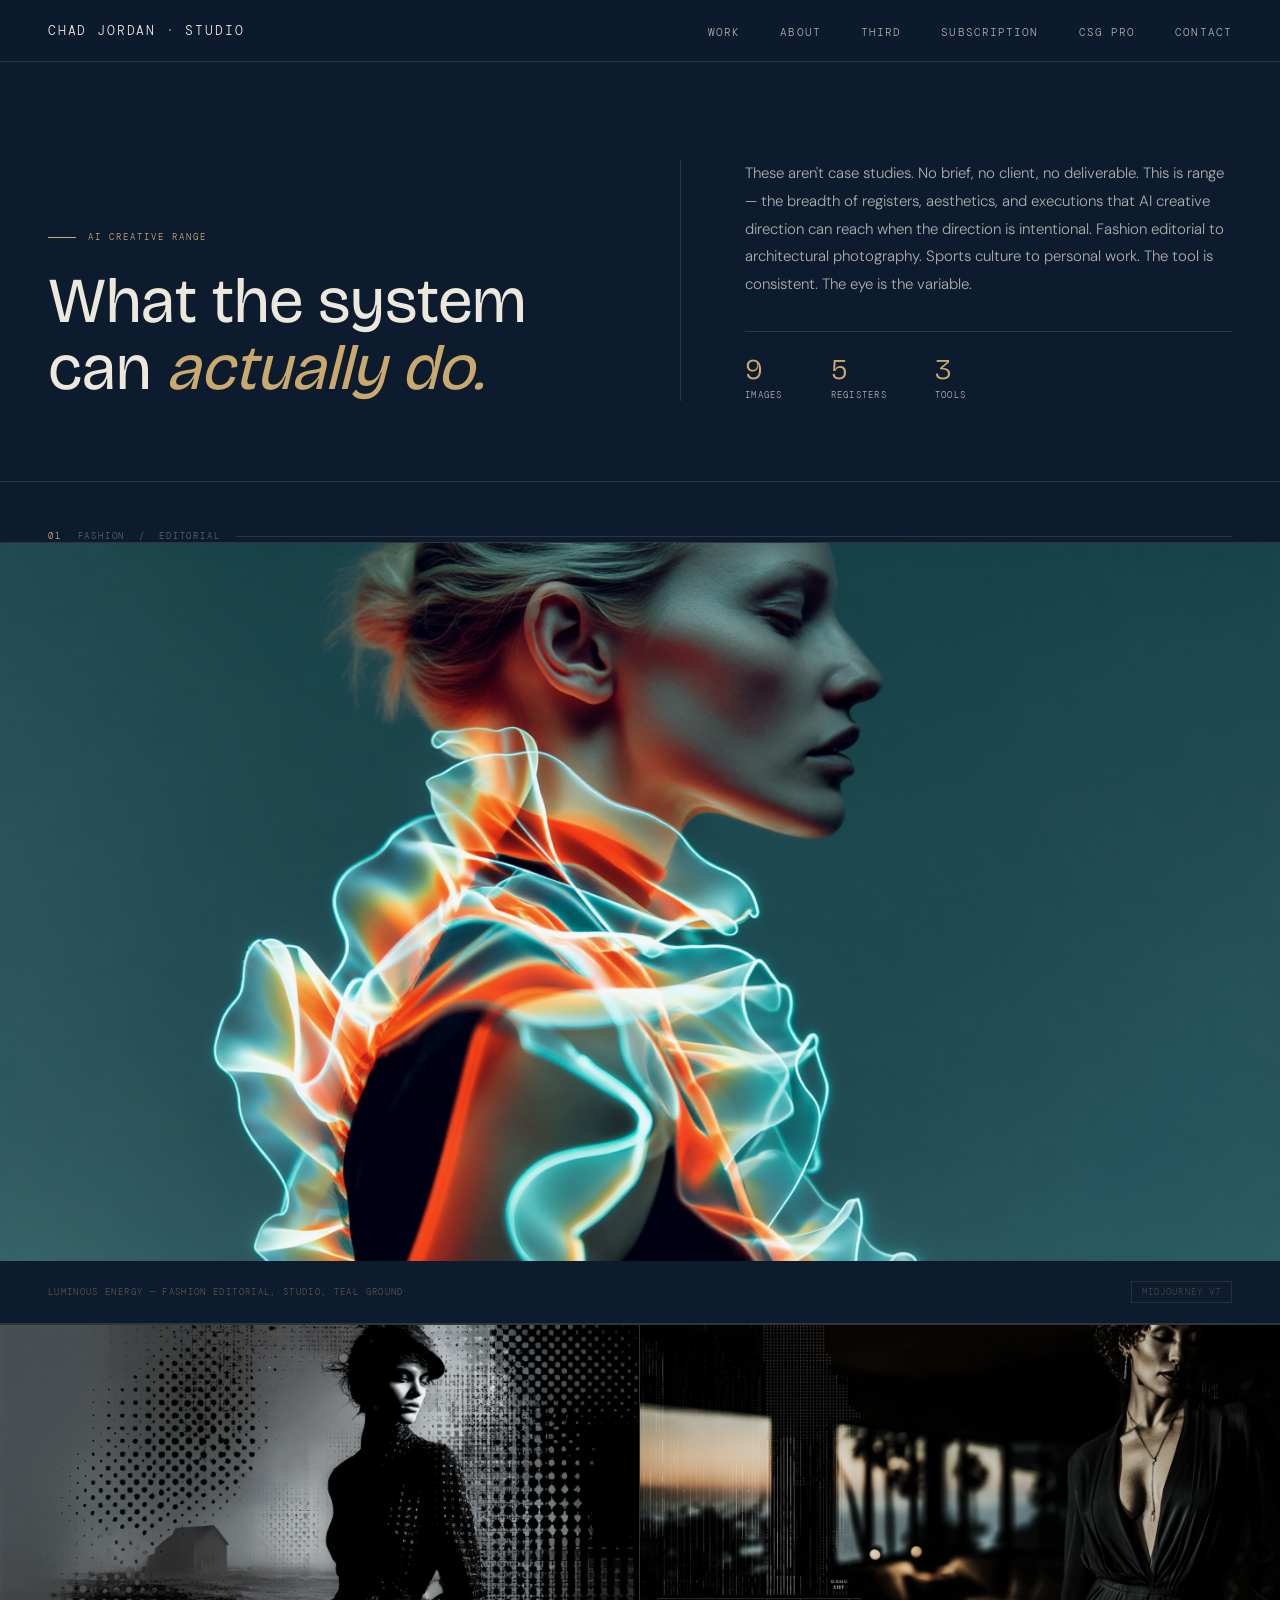
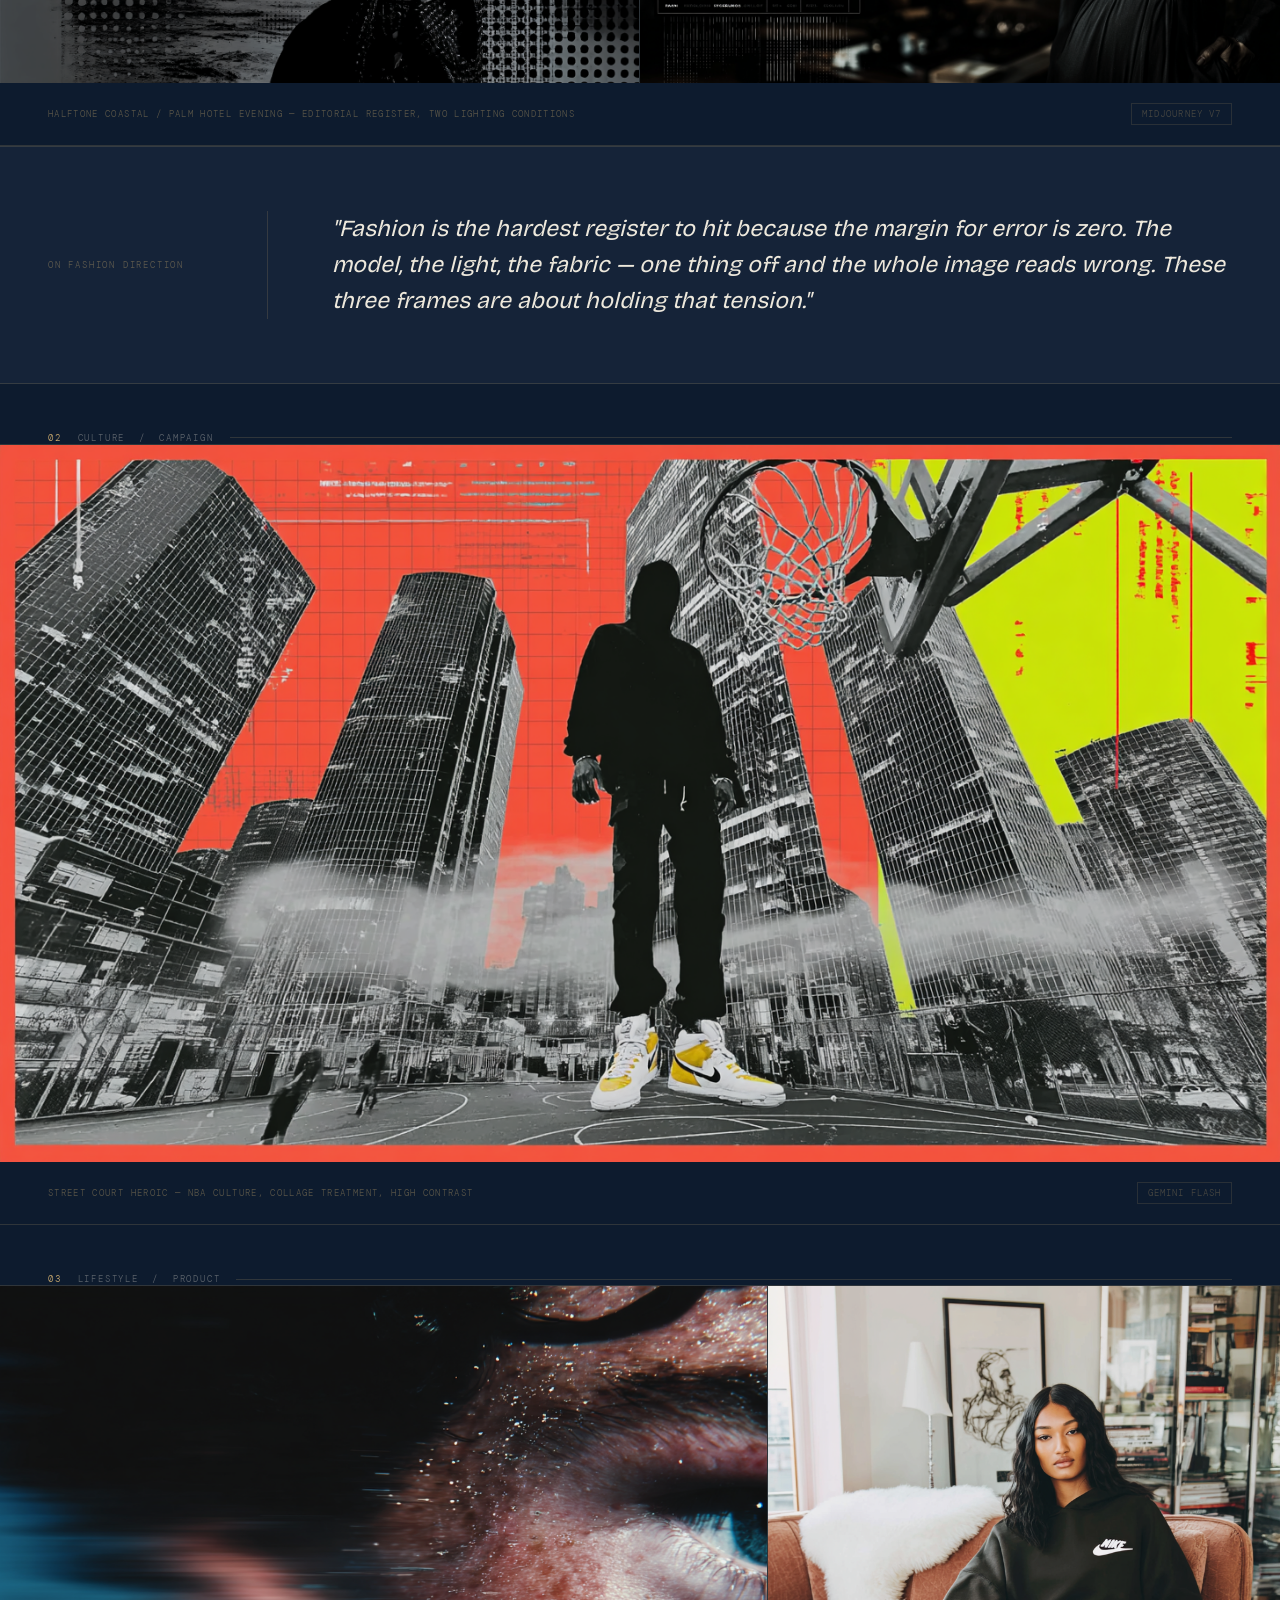
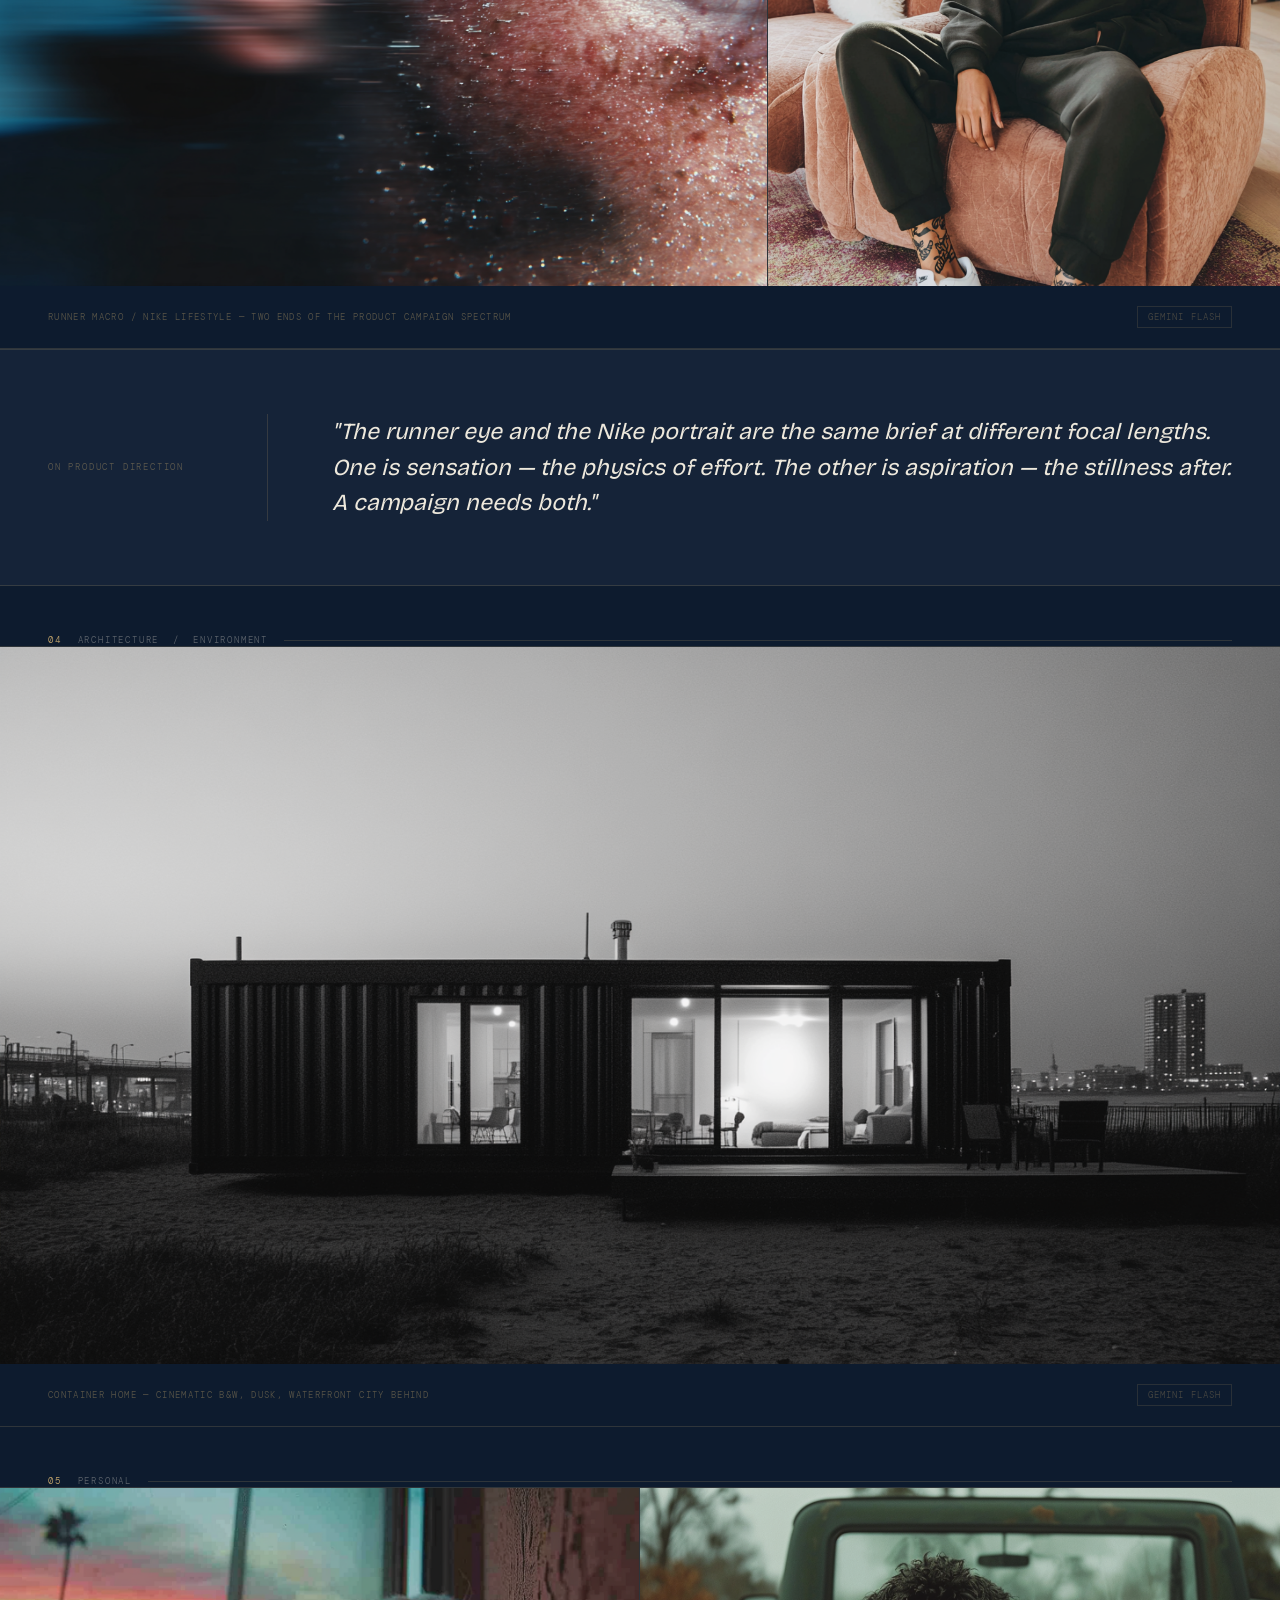
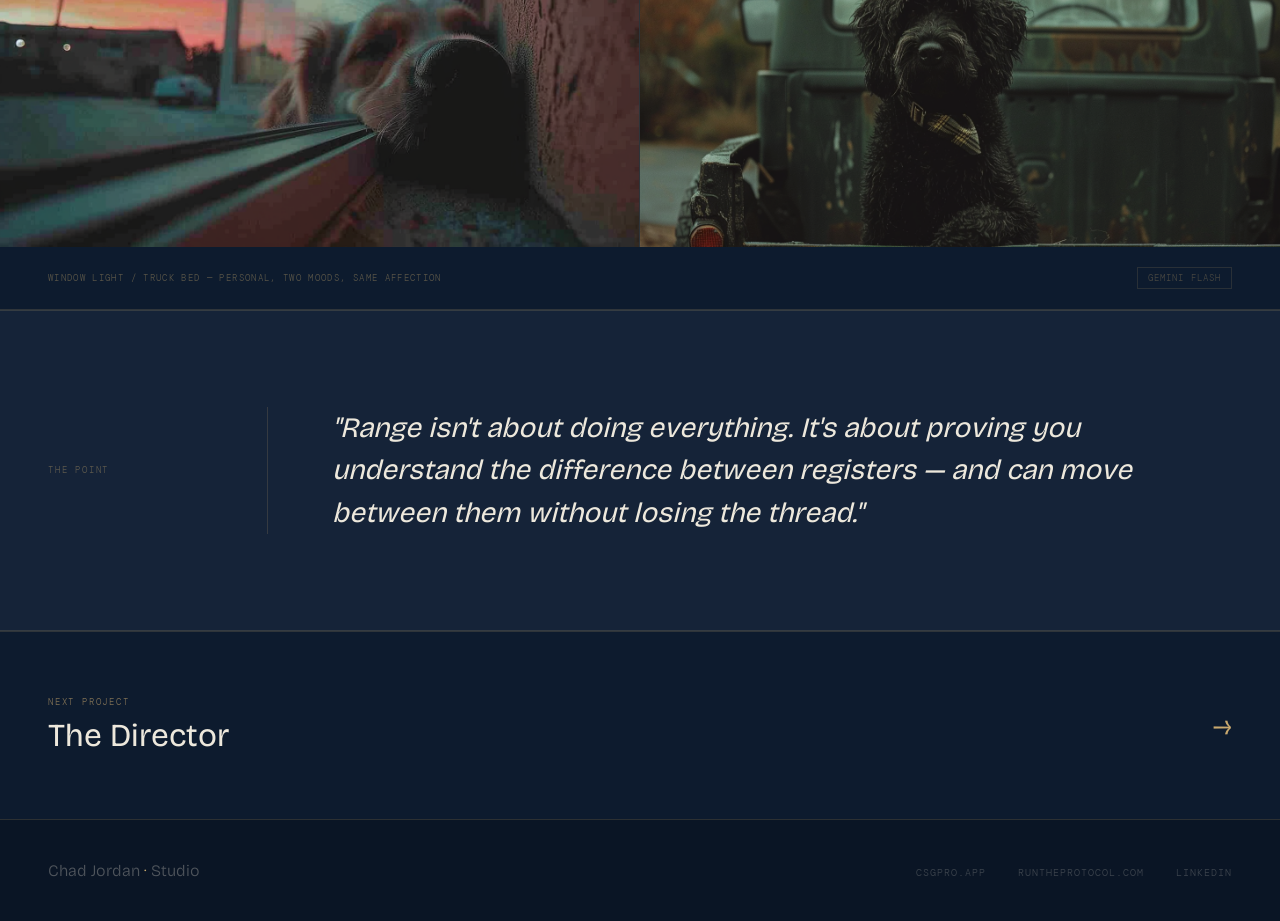
<file: gallery.html>
<!DOCTYPE html>
<html lang="en">
<head>
<meta charset="UTF-8">
<meta name="viewport" content="width=device-width, initial-scale=1.0">
<meta name="format-detection" content="telephone=no">
<title>Range — Chad Jordan · Studio</title>
<meta name="description" content="The range of AI creative direction across fashion, culture, lifestyle, architecture, and personal work.">
<link rel="preconnect" href="https://fonts.googleapis.com">
<link href="https://fonts.googleapis.com/css2?family=Bricolage+Grotesque:opsz,wght@12..96,300;12..96,400;12..96,500;12..96,600;12..96,700;12..96,800&family=DM+Mono:wght@300;400&family=DM+Sans:wght@300;400&display=swap" rel="stylesheet">
<link rel="stylesheet" href="style.css?v=10">
<style>

/* ── PAGE HERO ── */
.rg-hero {
  padding: 10rem 3rem 5rem;
  border-bottom: 0.5px solid var(--gold-rule);
  display: grid;
  grid-template-columns: 1fr 1fr;
  gap: 5rem;
  align-items: end;
}
.rg-hero-label {
  font-family: 'DM Mono', monospace;
  font-size: 9px;
  letter-spacing: 0.22em;
  text-transform: uppercase;
  color: var(--gold);
  margin-bottom: 1.5rem;
  display: flex;
  align-items: center;
  gap: 0.75rem;
}
.rg-hero-label::before {
  content: '';
  display: inline-block;
  width: 28px;
  height: 0.5px;
  background: var(--gold);
}
.rg-hero h1 {
  font-family: 'Bricolage Grotesque', sans-serif;
  font-size: clamp(2.8rem, 5vw, 5rem);
  font-weight: 400;
  line-height: 1.05;
  color: var(--white);
}
.rg-hero h1 em {
  font-style: italic;
  color: var(--gold);
}
.rg-hero-right {
  padding-left: 4rem;
  border-left: 0.5px solid var(--gold-rule);
}
.rg-hero-body {
  font-size: 15px;
  line-height: 1.85;
  color: var(--white-dim);
  margin-bottom: 2rem;
}
.rg-stat-row {
  display: flex;
  gap: 3rem;
  border-top: 0.5px solid var(--gold-rule);
  padding-top: 1.5rem;
}
.rg-stat {
  display: flex;
  flex-direction: column;
  gap: 0.3rem;
}
.rg-stat-num {
  font-family: 'Bricolage Grotesque', sans-serif;
  font-size: 1.8rem;
  color: var(--gold);
  line-height: 1;
}
.rg-stat-label {
  font-family: 'DM Mono', monospace;
  font-size: 9px;
  letter-spacing: 0.14em;
  text-transform: uppercase;
  color: var(--white-dim);
}

/* ── SECTION HEADER ── */
.rg-section-header {
  padding: 3rem 3rem 0;
  display: flex;
  align-items: center;
  gap: 1rem;
}
.rg-section-num {
  font-family: 'DM Mono', monospace;
  font-size: 9px;
  letter-spacing: 0.2em;
  text-transform: uppercase;
  color: var(--gold);
}
.rg-section-title {
  font-family: 'DM Mono', monospace;
  font-size: 9px;
  letter-spacing: 0.2em;
  text-transform: uppercase;
  color: rgba(237,232,220,0.35);
}
.rg-section-rule {
  flex: 1;
  height: 0.5px;
  background: var(--gold-rule);
}

/* ── IMAGE BLOCKS ── */

/* Full bleed */
.rg-full {
  width: 100%;
  display: block;
  border-top: 0.5px solid var(--gold-rule);
  overflow: hidden;
}
.rg-full img {
  width: 100%;
  display: block;
  filter: brightness(0.97) saturate(0.97);
  transition: filter 0.5s, transform 0.6s;
}
.rg-full:hover img {
  filter: brightness(1) saturate(1);
  transform: scale(1.02);
}

/* Two equal columns */
.rg-pair {
  display: grid;
  grid-template-columns: 1fr 1fr;
  border-top: 0.5px solid var(--gold-rule);
}
.rg-pair img {
  width: 100%;
  display: block;
  border-right: 0.5px solid var(--gold-rule);
  filter: brightness(0.95) saturate(0.97);
  transition: filter 0.5s;
  object-fit: cover;
}
.rg-pair img:last-child { border-right: none; }
.rg-pair img:hover { filter: brightness(1) saturate(1); }

/* Asymmetric: wide left, portrait right */
.rg-asym {
  display: grid;
  grid-template-columns: 3fr 2fr;
  border-top: 0.5px solid var(--gold-rule);
}
.rg-asym img {
  width: 100%;
  height: 100%;
  object-fit: cover;
  display: block;
  border-right: 0.5px solid var(--gold-rule);
  filter: brightness(0.95) saturate(0.97);
  transition: filter 0.5s;
}
.rg-asym img:last-child { border-right: none; }
.rg-asym img:hover { filter: brightness(1) saturate(1); }

/* Asymmetric: portrait left, wide right */
.rg-asym-rev {
  display: grid;
  grid-template-columns: 2fr 3fr;
  border-top: 0.5px solid var(--gold-rule);
}
.rg-asym-rev img {
  width: 100%;
  height: 100%;
  object-fit: cover;
  display: block;
  border-right: 0.5px solid var(--gold-rule);
  filter: brightness(0.95) saturate(0.97);
  transition: filter 0.5s;
}
.rg-asym-rev img:last-child { border-right: none; }
.rg-asym-rev img:hover { filter: brightness(1) saturate(1); }

/* Caption */
.rg-caption {
  padding: 1.25rem 3rem;
  border-bottom: 0.5px solid var(--gold-rule);
  display: flex;
  justify-content: space-between;
  align-items: center;
}
.rg-caption-text {
  font-family: 'DM Mono', monospace;
  font-size: 9px;
  letter-spacing: 0.15em;
  text-transform: uppercase;
  color: rgba(201,169,110,0.4);
}
.rg-caption-tag {
  font-family: 'DM Mono', monospace;
  font-size: 9px;
  letter-spacing: 0.12em;
  text-transform: uppercase;
  color: rgba(201,169,110,0.3);
  border: 0.5px solid rgba(201,169,110,0.15);
  padding: 4px 10px;
}

/* ── CONTEXT BLOCK — text between images ── */
.rg-context {
  padding: 4rem 3rem;
  border-top: 0.5px solid var(--gold-rule);
  border-bottom: 0.5px solid var(--gold-rule);
  display: grid;
  grid-template-columns: 220px 1fr;
  gap: 4rem;
  align-items: center;
  background: var(--navy-mid);
}
.rg-context-label {
  font-family: 'DM Mono', monospace;
  font-size: 9px;
  letter-spacing: 0.2em;
  text-transform: uppercase;
  color: rgba(201,169,110,0.4);
  border-right: 0.5px solid var(--gold-rule);
  padding-right: 4rem;
  align-self: stretch;
  display: flex;
  align-items: center;
}
.rg-context-text {
  font-family: 'Bricolage Grotesque', sans-serif;
  font-size: clamp(1.2rem, 1.8vw, 1.6rem);
  font-weight: 400;
  line-height: 1.55;
  color: var(--white);
  font-style: italic;
}

/* ── CLOSING INSIGHT ── */
.rg-insight {
  padding: 6rem 3rem;
  border-top: 0.5px solid var(--gold-rule);
  border-bottom: 0.5px solid var(--gold-rule);
  display: grid;
  grid-template-columns: 220px 1fr;
  gap: 4rem;
  align-items: center;
  background: var(--navy-mid);
}
.rg-insight-label {
  font-family: 'DM Mono', monospace;
  font-size: 9px;
  letter-spacing: 0.2em;
  text-transform: uppercase;
  color: rgba(201,169,110,0.4);
  border-right: 0.5px solid var(--gold-rule);
  padding-right: 4rem;
  align-self: stretch;
  display: flex;
  align-items: center;
}
.rg-insight-text {
  font-family: 'Bricolage Grotesque', sans-serif;
  font-size: clamp(1.4rem, 2.2vw, 2rem);
  font-weight: 400;
  line-height: 1.5;
  color: var(--white);
  font-style: italic;
}

/* ── BACK TO WORK ── */
.rg-back {
  display: block;
  text-decoration: none;
  padding: 4rem 3rem;
  border-top: 0.5px solid var(--gold-rule);
  display: flex;
  align-items: center;
  justify-content: space-between;
  transition: background 0.3s;
}
.rg-back:hover { background: var(--navy-mid); }
.rg-back-label {
  font-family: 'DM Mono', monospace;
  font-size: 9px;
  letter-spacing: 0.2em;
  text-transform: uppercase;
  color: rgba(201,169,110,0.6);
  margin-bottom: 0.5rem;
}
.rg-back-title {
  font-family: 'Bricolage Grotesque', sans-serif;
  font-size: clamp(1.4rem, 2.5vw, 2.2rem);
  font-weight: 400;
  color: var(--white);
}
.rg-back-arrow {
  font-family: 'Bricolage Grotesque', sans-serif;
  font-size: 2rem;
  color: var(--gold);
}

/* ── RESPONSIVE ── */
@media(max-width: 900px) {
  .rg-hero { grid-template-columns: 1fr; gap: 2.5rem; padding: 8rem 1.5rem 3.5rem; }
  .rg-hero-right { border-left: none; padding-left: 0; border-top: 0.5px solid var(--gold-rule); padding-top: 2rem; }
  .rg-pair { grid-template-columns: 1fr; }
  .rg-pair img { border-right: none; border-bottom: 0.5px solid var(--gold-rule); }
  .rg-pair img:last-child { border-bottom: none; }
  .rg-asym { grid-template-columns: 1fr; }
  .rg-asym img { border-right: none; border-bottom: 0.5px solid var(--gold-rule); height: 280px; }
  .rg-asym img:last-child { border-bottom: none; }
  .rg-asym-rev { grid-template-columns: 1fr; }
  .rg-asym-rev img { border-right: none; border-bottom: 0.5px solid var(--gold-rule); height: 280px; }
  .rg-asym-rev img:last-child { border-bottom: none; }
  .rg-context { grid-template-columns: 1fr; gap: 1.5rem; padding: 3rem 1.5rem; }
  .rg-context-label { border-right: none; padding-right: 0; align-self: auto; }
  .rg-insight { grid-template-columns: 1fr; gap: 1.5rem; padding: 4rem 1.5rem; }
  .rg-insight-label { border-right: none; padding-right: 0; align-self: auto; }
  .rg-section-header { padding: 2.5rem 1.5rem 0; }
  .rg-caption { padding: 1rem 1.5rem; }
  .rg-back { padding: 3rem 1.5rem; }
  .rg-stat-row { gap: 2rem; flex-wrap: wrap; }
}

</style>
</head>
<body>

<nav>
  <a href="index.html" class="logo">Chad Jordan <span>·</span> Studio</a>
  <ul class="nav-links">
    <li><a href="index.html#work">Work</a></li>
    <li><a href="about.html">About</a></li>
    <li><a href="third.html">THIRD</a></li>
    <li><a href="subscription.html">Subscription</a></li>
    <li><a href="csgpro.html">CSG Pro</a></li>
    <li><a href="mailto:chad@justbejack.com">Contact</a></li>
  </ul>
  <button class="nav-toggle" id="nav-toggle" aria-label="Menu">
    <span></span><span></span><span></span>
  </button>
</nav>

<div class="nav-overlay" id="nav-overlay">
  <button class="nav-overlay-x" id="nav-overlay-x" aria-label="Close menu">✕</button>
  <ul class="nav-overlay-links">
    <li><a href="index.html#work">Work</a></li>
    <li><a href="about.html">About</a></li>
    <li><a href="third.html">THIRD</a></li>
    <li><a href="subscription.html">Subscription</a></li>
    <li><a href="csgpro.html">CSG Pro</a></li>
    <li><a href="mailto:chad@justbejack.com">Contact</a></li>
  </ul>
</div>

<!-- PAGE HERO -->
<section class="rg-hero reveal">
  <div>
    <div class="rg-hero-label">AI Creative Range</div>
    <h1>What the system<br>can <em>actually do.</em></h1>
  </div>
  <div class="rg-hero-right">
    <p class="rg-hero-body">These aren't case studies. No brief, no client, no deliverable. This is range — the breadth of registers, aesthetics, and executions that AI creative direction can reach when the direction is intentional. Fashion editorial to architectural photography. Sports culture to personal work. The tool is consistent. The eye is the variable.</p>
    <div class="rg-stat-row">
      <div class="rg-stat">
        <span class="rg-stat-num">9</span>
        <span class="rg-stat-label">Images</span>
      </div>
      <div class="rg-stat">
        <span class="rg-stat-num">5</span>
        <span class="rg-stat-label">Registers</span>
      </div>
      <div class="rg-stat">
        <span class="rg-stat-num">3</span>
        <span class="rg-stat-label">Tools</span>
      </div>
    </div>
  </div>
</section>

<!-- ── 01 FASHION / EDITORIAL ── -->
<div class="rg-section-header reveal">
  <span class="rg-section-num">01</span>
  <span class="rg-section-title">Fashion &nbsp;/&nbsp; Editorial</span>
  <div class="rg-section-rule"></div>
</div>

<!-- Fashion energy — full bleed -->
<div class="rg-full reveal">
  <img src="images/gallery/gal_fashion_energy.png" alt="High fashion editorial — luminous energy dress, teal studio">
</div>
<div class="rg-caption reveal">
  <span class="rg-caption-text">Luminous energy — fashion editorial, studio, teal ground</span>
  <span class="rg-caption-tag">Midjourney V7</span>
</div>

<!-- Fashion pair: halftone + palms -->
<div class="rg-pair reveal">
  <img src="images/gallery/gal_fashion_halftone.png" alt="High fashion editorial — halftone B&W, coastal environment" style="max-height:540px;">
  <img src="images/gallery/gal_fashion_palms.png" alt="Fashion editorial — palm hotel, moody evening light" style="max-height:540px;">
</div>
<div class="rg-caption reveal">
  <span class="rg-caption-text">Halftone coastal / Palm hotel evening — editorial register, two lighting conditions</span>
  <span class="rg-caption-tag">Midjourney V7</span>
</div>

<!-- Context break -->
<div class="rg-context reveal">
  <div class="rg-context-label">On Fashion Direction</div>
  <p class="rg-context-text">"Fashion is the hardest register to hit because the margin for error is zero. The model, the light, the fabric — one thing off and the whole image reads wrong. These three frames are about holding that tension."</p>
</div>

<!-- ── 02 CULTURE / CAMPAIGN ── -->
<div class="rg-section-header reveal">
  <span class="rg-section-num">02</span>
  <span class="rg-section-title">Culture &nbsp;/&nbsp; Campaign</span>
  <div class="rg-section-rule"></div>
</div>

<!-- NBA full bleed -->
<div class="rg-full reveal">
  <img src="images/gallery/gal_nba_collage.png" alt="NBA culture campaign — collage, street court, heroic silhouette">
</div>
<div class="rg-caption reveal">
  <span class="rg-caption-text">Street court heroic — NBA culture, collage treatment, high contrast</span>
  <span class="rg-caption-tag">Gemini Flash</span>
</div>

<!-- ── 03 LIFESTYLE / PRODUCT ── -->
<div class="rg-section-header reveal">
  <span class="rg-section-num">03</span>
  <span class="rg-section-title">Lifestyle &nbsp;/&nbsp; Product</span>
  <div class="rg-section-rule"></div>
</div>

<!-- Runner eye + Nike portrait asymmetric -->
<div class="rg-asym reveal">
  <img src="images/gallery/gal_runner_eye.png" alt="Runner extreme close-up — eye and sweat particles, motion blur" style="max-height:600px;">
  <img src="images/gallery/gal_nike_portrait.png" alt="Nike lifestyle portrait — editorial seated, natural light interior" style="max-height:600px;">
</div>
<div class="rg-caption reveal">
  <span class="rg-caption-text">Runner macro / Nike lifestyle — two ends of the product campaign spectrum</span>
  <span class="rg-caption-tag">Gemini Flash</span>
</div>

<!-- Context break -->
<div class="rg-context reveal">
  <div class="rg-context-label">On Product Direction</div>
  <p class="rg-context-text">"The runner eye and the Nike portrait are the same brief at different focal lengths. One is sensation — the physics of effort. The other is aspiration — the stillness after. A campaign needs both."</p>
</div>

<!-- ── 04 ARCHITECTURE / ENVIRONMENT ── -->
<div class="rg-section-header reveal">
  <span class="rg-section-num">04</span>
  <span class="rg-section-title">Architecture &nbsp;/&nbsp; Environment</span>
  <div class="rg-section-rule"></div>
</div>

<!-- Container home full bleed -->
<div class="rg-full reveal">
  <img src="images/gallery/gal_container_home.png" alt="Cinematic B&W — container home at dusk, waterfront, glowing interior">
</div>
<div class="rg-caption reveal">
  <span class="rg-caption-text">Container home — cinematic B&W, dusk, waterfront city behind</span>
  <span class="rg-caption-tag">Gemini Flash</span>
</div>

<!-- ── 05 PERSONAL ── -->
<div class="rg-section-header reveal">
  <span class="rg-section-num">05</span>
  <span class="rg-section-title">Personal</span>
  <div class="rg-section-rule"></div>
</div>

<!-- Two dogs -->
<div class="rg-pair reveal">
  <img src="images/gallery/gal_dog_window.png" alt="Golden doodle nose on window — sunset reflection, California light" style="max-height:500px; object-fit:cover; object-position: center;">
  <img src="images/gallery/gal_dog_truck.png" alt="Black doodle in truck bed — moody autumn, plaid bandana" style="max-height:500px; object-fit:cover;">
</div>
<div class="rg-caption reveal">
  <span class="rg-caption-text">Window light / Truck bed — personal, two moods, same affection</span>
  <span class="rg-caption-tag">Gemini Flash</span>
</div>

<!-- CLOSING INSIGHT -->
<div class="rg-insight reveal">
  <div class="rg-insight-label">The Point</div>
  <p class="rg-insight-text">"Range isn't about doing everything. It's about proving you understand the difference between registers — and can move between them without losing the thread."</p>
</div>

<!-- NEXT PROJECT -->
<a href="director.html" class="rg-back">
  <div>
    <div class="rg-back-label">Next Project</div>
    <div class="rg-back-title">The Director</div>
  </div>
  <div class="rg-back-arrow">→</div>
</a>

<footer>
  <span class="footer-name">Chad Jordan <span>·</span> Studio</span>
  <ul class="footer-links">
    <li><a href="https://csgpro.app" target="_blank">csgpro.app</a></li>
    <li><a href="https://runtheprotocol.com" target="_blank">runtheprotocol.com</a></li>
    <li><a href="https://linkedin.com/in/chad-jordan-388ab624" target="_blank">LinkedIn</a></li>
  </ul>
</footer>

<script>
const navToggle = document.getElementById("nav-toggle");
const navOverlay = document.getElementById("nav-overlay");
const navOverlayX = document.getElementById("nav-overlay-x");
function closeNav(){
  navToggle.classList.remove("open");
  navOverlay.classList.remove("open");
}
function openNav(){
  navToggle.classList.add("open");
  navOverlay.classList.add("open");
}
if(navToggle){
  navToggle.addEventListener("click", function(){
    navOverlay.classList.contains("open") ? closeNav() : openNav();
  });
}
if(navOverlayX){
  navOverlayX.addEventListener("click", closeNav);
}
if(navOverlay){
  navOverlay.querySelectorAll("a").forEach(function(link){
    link.addEventListener("click", closeNav);
  });
}
const observer = new IntersectionObserver((entries) => {
  entries.forEach(e => {
    if(e.isIntersecting){e.target.classList.add('visible');observer.unobserve(e.target);}
  });
},{threshold:0.08});
document.querySelectorAll('.reveal').forEach(el => observer.observe(el));
</script>
</body>
</html>
</file>
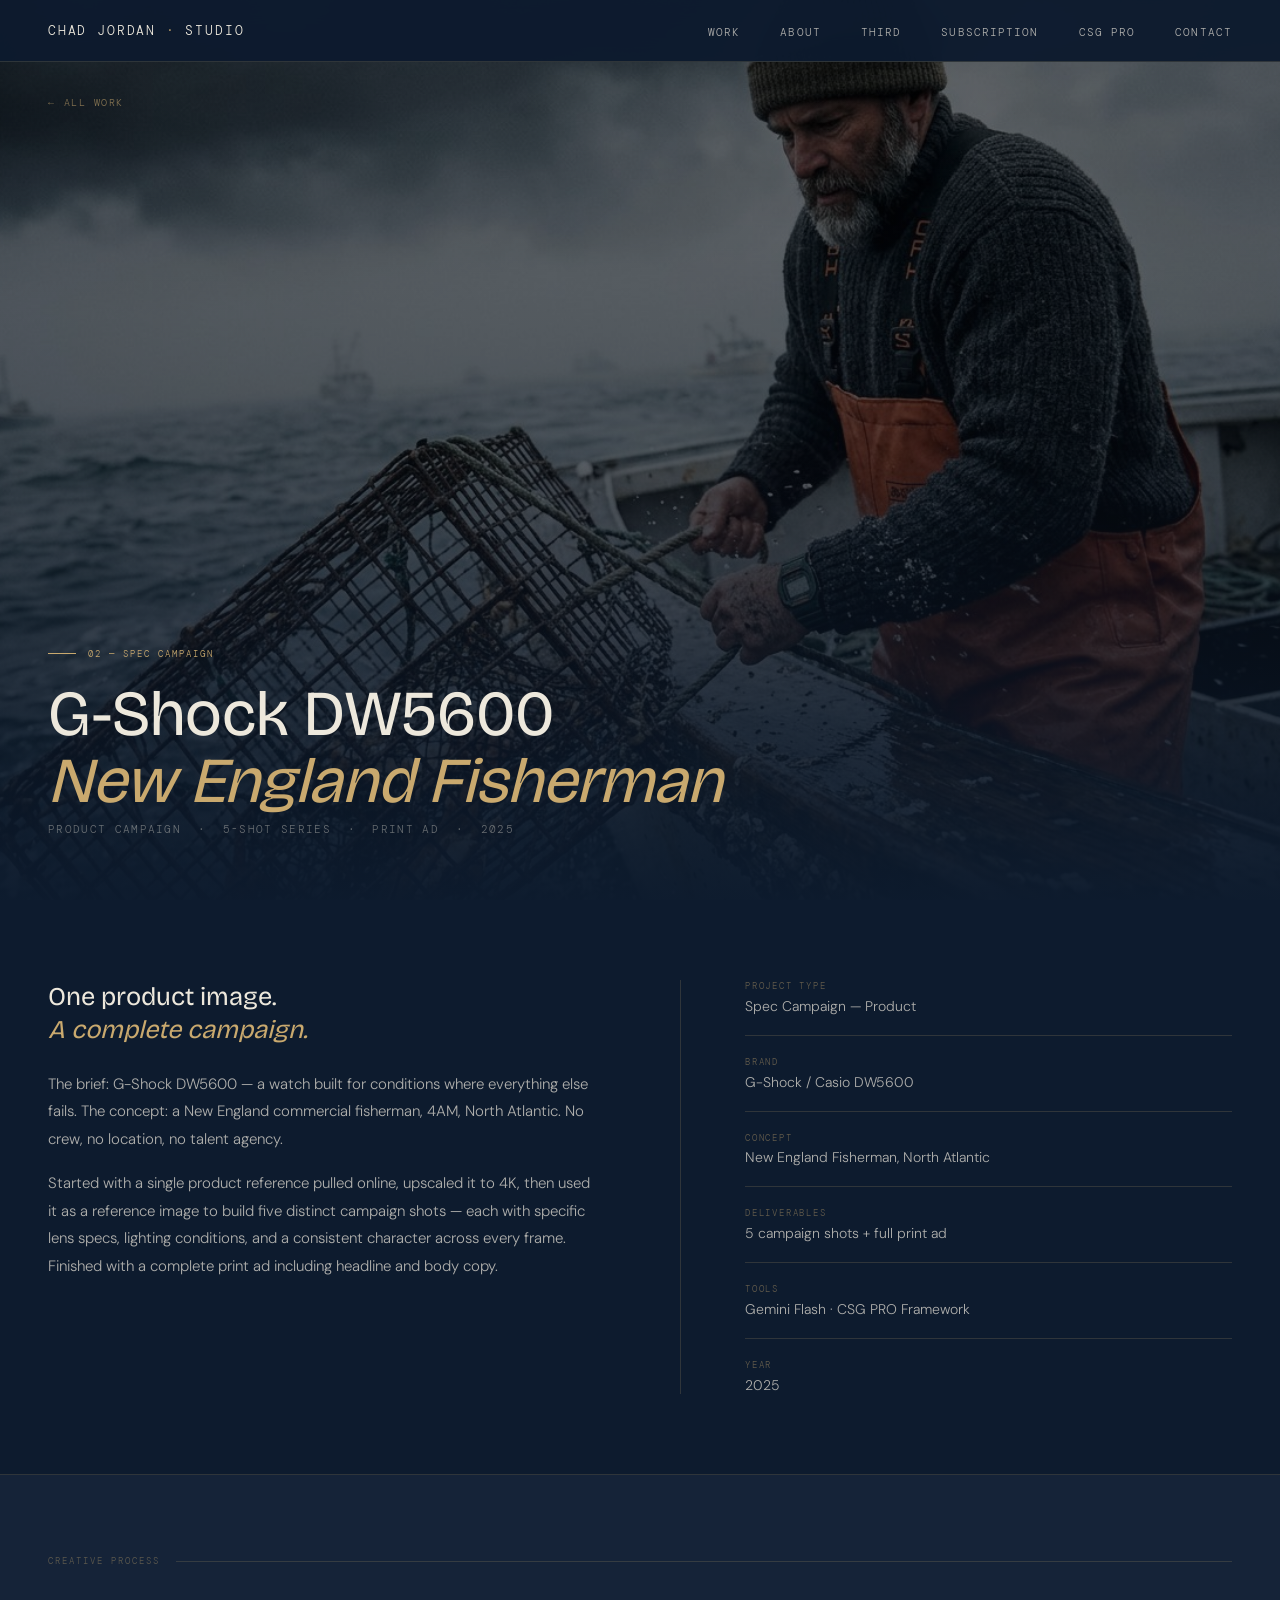
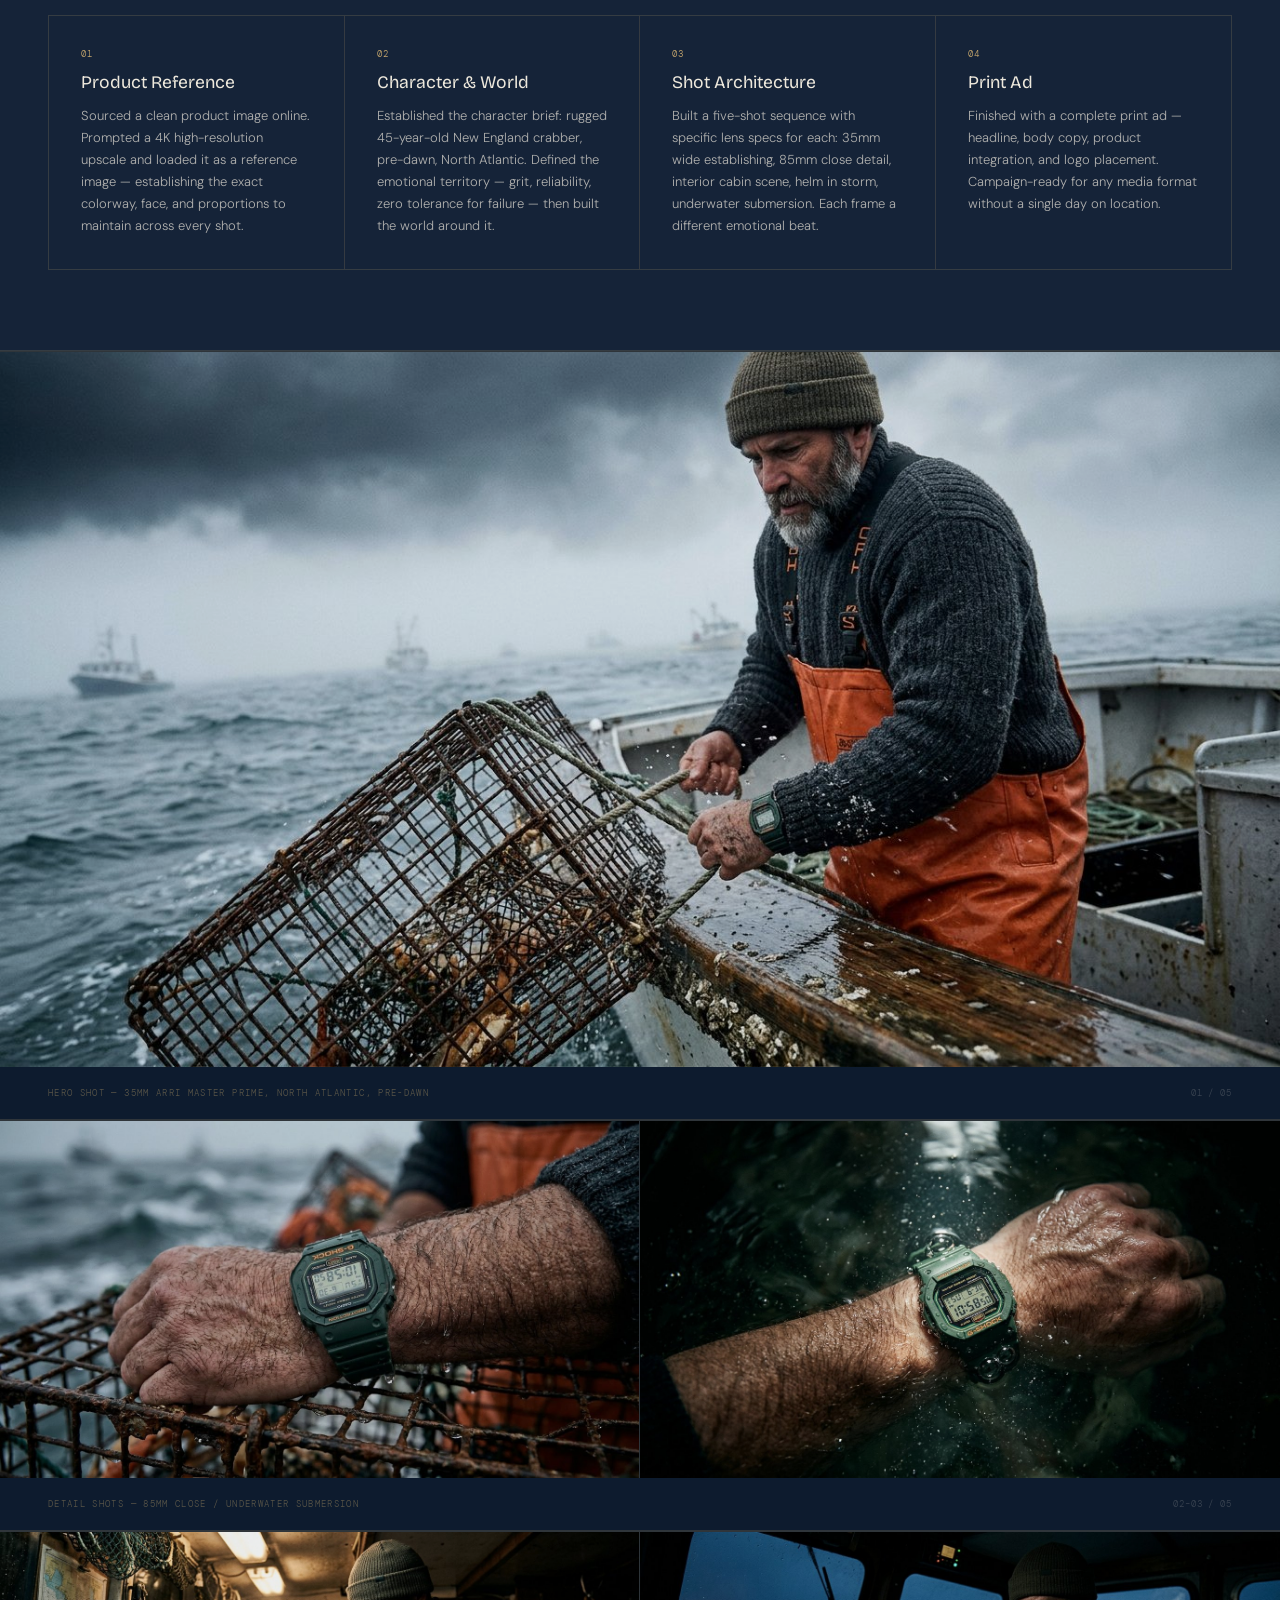
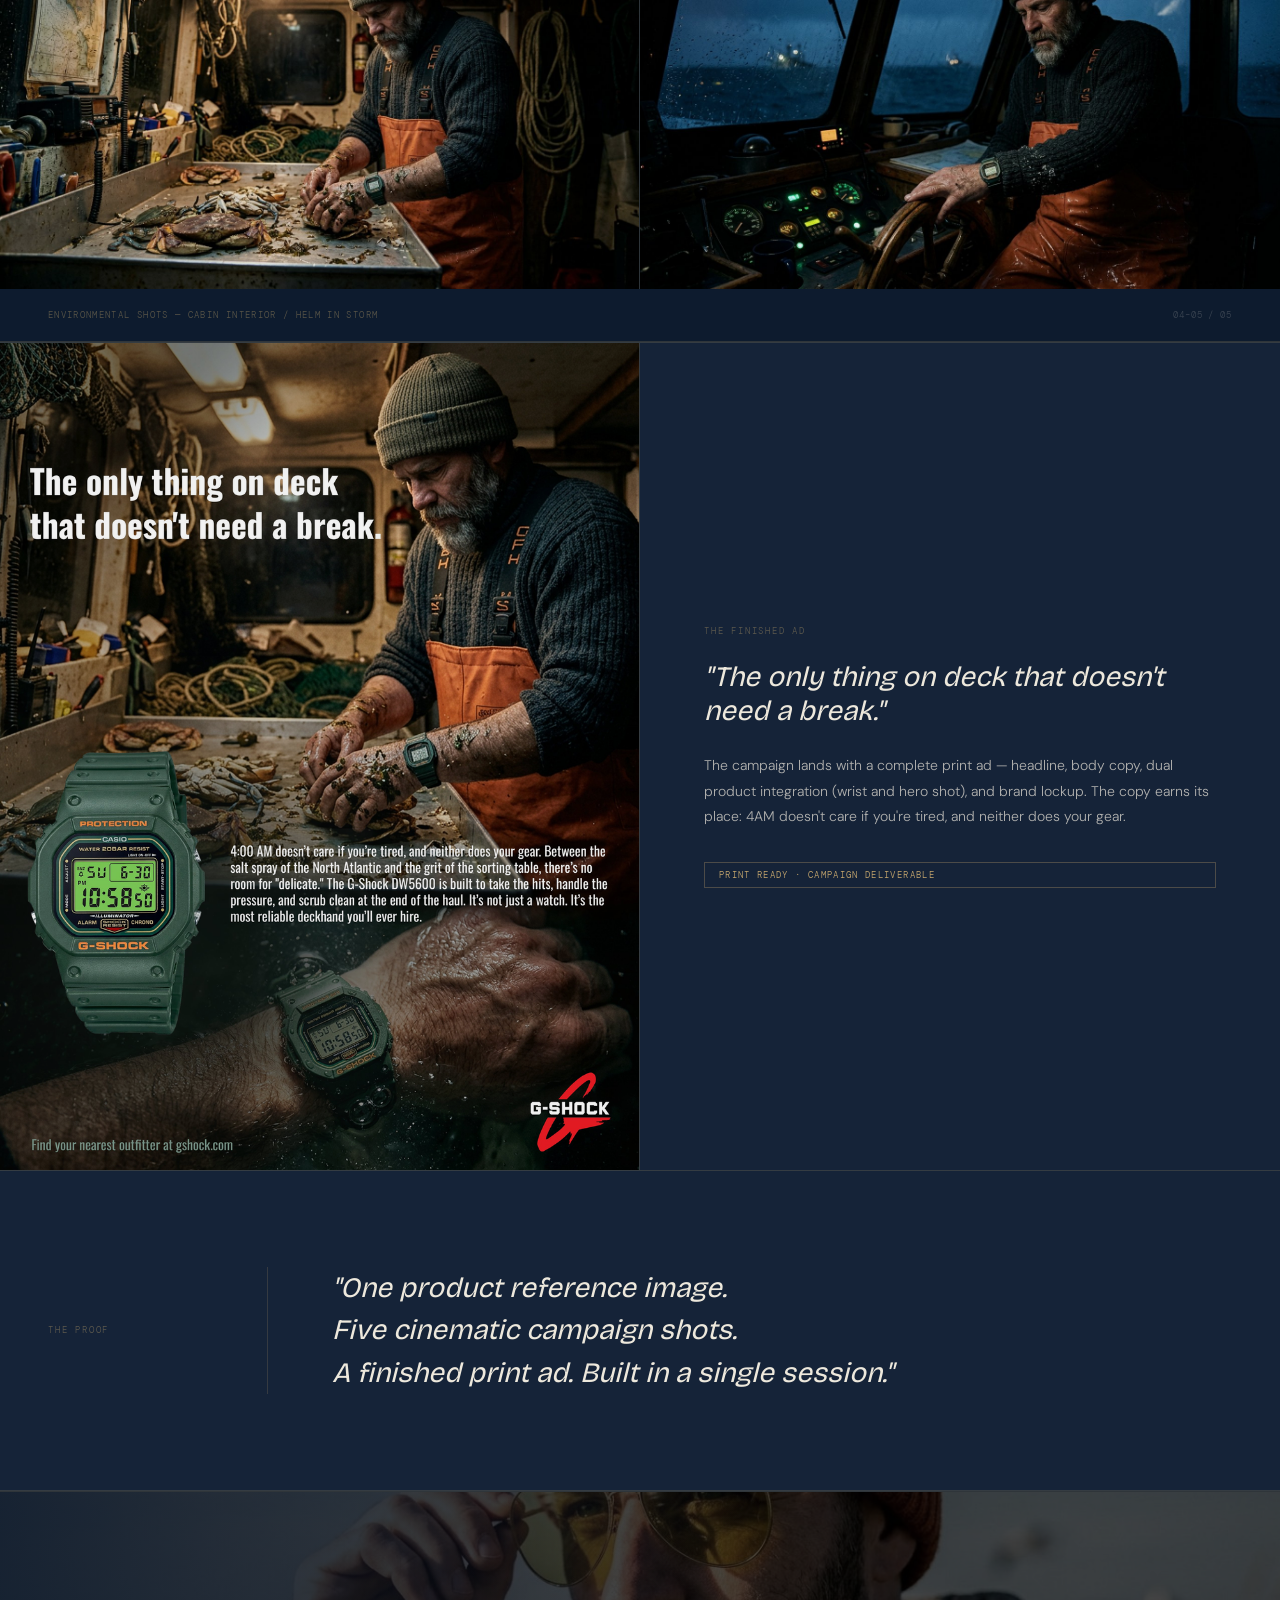
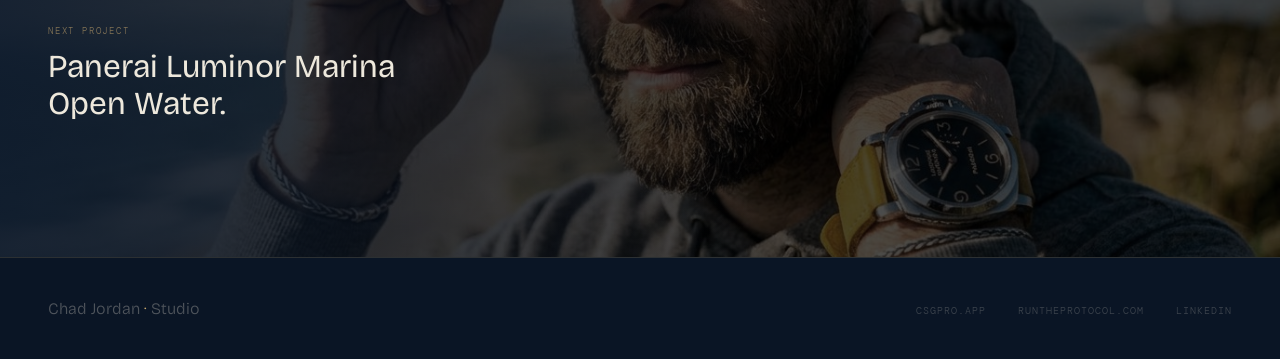
<file: gshock.html>
<!DOCTYPE html>
<html lang="en">
<head>
<meta charset="UTF-8">
<meta name="viewport" content="width=device-width, initial-scale=1.0">
<meta name="format-detection" content="telephone=no">
<title>G-Shock DW5600 — Chad Jordan · Studio</title>
<meta name="description" content="A complete product campaign. One reference image, five cinematic shots, a finished print ad. No crew, no location scout, no budget.">
<link rel="preconnect" href="https://fonts.googleapis.com">
<link href="https://fonts.googleapis.com/css2?family=Bricolage+Grotesque:opsz,wght@12..96,300;12..96,400;12..96,500;12..96,600;12..96,700;12..96,800&family=DM+Mono:wght@300;400&family=DM+Sans:wght@300;400&display=swap" rel="stylesheet">
<link rel="stylesheet" href="style.css?v=10">
<style>
.cs-hero{position:relative;height:100vh;overflow:hidden;display:flex;flex-direction:column;justify-content:flex-end;}
.cs-hero-img{position:absolute;inset:0;width:100%;height:100%;object-fit:cover;object-position:center center;filter:brightness(0.45) saturate(0.88);}
.cs-hero-overlay{position:absolute;inset:0;background:linear-gradient(to top, rgba(13,27,46,0.97) 0%, rgba(13,27,46,0.2) 50%, transparent 100%);}
.cs-hero-content{position:relative;z-index:1;padding:0 3rem 4rem;}
.cs-back{position:absolute;top:6rem;left:3rem;z-index:2;font-family:'DM Mono',monospace;font-size:10px;letter-spacing:0.15em;text-transform:uppercase;color:rgba(201,169,110,0.6);text-decoration:none;display:flex;align-items:center;gap:0.5rem;transition:color 0.2s;}
.cs-back:hover{color:var(--gold);}
.cs-back::before{content:'←';}
.cs-category{font-family:'DM Mono',monospace;font-size:9px;letter-spacing:0.22em;text-transform:uppercase;color:var(--gold);margin-bottom:1.25rem;display:flex;align-items:center;gap:0.75rem;}
.cs-category::before{content:'';display:inline-block;width:28px;height:0.5px;background:var(--gold);}
.cs-title{font-family:'Bricolage Grotesque',sans-serif;font-size:clamp(2.5rem,5vw,5rem);font-weight:400;line-height:1.05;color:var(--white);margin-bottom:0.5rem;}
.cs-title em{font-style:italic;color:var(--gold);}
.cs-subtitle{font-family:'DM Mono',monospace;font-size:11px;letter-spacing:0.12em;text-transform:uppercase;color:rgba(237,232,220,0.4);}

/* BRIEF */
.cs-brief{display:grid;grid-template-columns:1fr 1fr;gap:5rem;padding:5rem 3rem;border-bottom:0.5px solid var(--gold-rule);}
.cs-brief-left h2{font-family:'Bricolage Grotesque',sans-serif;font-size:clamp(1.4rem,2vw,1.9rem);font-weight:400;color:var(--white);line-height:1.3;margin-bottom:1.5rem;}
.cs-brief-left h2 em{font-style:italic;color:var(--gold);}
.cs-brief-left p{font-size:15px;line-height:1.85;color:var(--white-dim);margin-bottom:1rem;}
.cs-brief-right{display:flex;flex-direction:column;gap:0;border-left:0.5px solid var(--gold-rule);padding-left:4rem;justify-content:center;}
.cs-meta-row{display:flex;flex-direction:column;gap:0.3rem;padding:1.25rem 0;border-bottom:0.5px solid var(--gold-rule);}
.cs-meta-row:first-child{padding-top:0;}
.cs-meta-row:last-child{border-bottom:none;padding-bottom:0;}
.cs-meta-label{font-family:'DM Mono',monospace;font-size:9px;letter-spacing:0.2em;text-transform:uppercase;color:rgba(201,169,110,0.45);}
.cs-meta-value{font-size:14px;color:var(--white-dim);}

/* PROCESS */
.cs-process{padding:5rem 3rem;border-bottom:0.5px solid var(--gold-rule);background:var(--navy-mid);}
.cs-process-label{font-family:'DM Mono',monospace;font-size:9px;letter-spacing:0.22em;text-transform:uppercase;color:rgba(201,169,110,0.4);margin-bottom:3rem;display:flex;align-items:center;gap:1rem;}
.cs-process-label::after{content:'';flex:1;height:0.5px;background:var(--gold-rule);}
.cs-steps{display:grid;grid-template-columns:repeat(4,1fr);gap:0;border:0.5px solid var(--gold-rule);}
.cs-step{padding:2rem;border-right:0.5px solid var(--gold-rule);}
.cs-step:last-child{border-right:none;}
.cs-step-num{font-family:'DM Mono',monospace;font-size:9px;letter-spacing:0.15em;color:var(--gold);margin-bottom:0.75rem;}
.cs-step-title{font-family:'Bricolage Grotesque',sans-serif;font-size:1.1rem;font-weight:400;color:var(--white);margin-bottom:0.75rem;line-height:1.2;}
.cs-step-body{font-size:13px;line-height:1.7;color:var(--white-dim);}

/* IMAGES */
.cs-image-full{width:100%;display:block;border-top:0.5px solid var(--gold-rule);}
.cs-image-full img{width:100%;display:block;filter:brightness(0.96) saturate(0.97);transition:filter 0.4s;}
.cs-image-full img:hover{filter:brightness(1) saturate(1);}
.cs-image-caption{padding:1.25rem 3rem;border-bottom:0.5px solid var(--gold-rule);display:flex;justify-content:space-between;align-items:center;}
.cs-caption-text{font-family:'DM Mono',monospace;font-size:9px;letter-spacing:0.15em;text-transform:uppercase;color:rgba(201,169,110,0.4);}
.cs-caption-num{font-family:'DM Mono',monospace;font-size:9px;letter-spacing:0.1em;color:rgba(237,232,220,0.2);}
.cs-image-pair{display:grid;grid-template-columns:1fr 1fr;border-top:0.5px solid var(--gold-rule);}
.cs-image-pair img{width:100%;display:block;border-right:0.5px solid var(--gold-rule);filter:brightness(0.95) saturate(0.95);transition:filter 0.4s;}
.cs-image-pair img:last-child{border-right:none;}
.cs-image-pair img:hover{filter:brightness(1) saturate(1);}

/* AD FEATURE - portrait ad with context */
.cs-ad-section{
  display:grid;
  grid-template-columns:1fr 1fr;
  border-top:0.5px solid var(--gold-rule);
  background:var(--navy-mid);
}
.cs-ad-image{
  border-right:0.5px solid var(--gold-rule);
  overflow:hidden;
}
.cs-ad-image img{
  width:100%;
  display:block;
  filter:brightness(0.95);
  transition:filter 0.4s;
}
.cs-ad-image img:hover{filter:brightness(1);}
.cs-ad-context{
  padding:4rem;
  display:flex;
  flex-direction:column;
  justify-content:center;
}
.cs-ad-context-label{
  font-family:'DM Mono',monospace;
  font-size:9px;
  letter-spacing:0.2em;
  text-transform:uppercase;
  color:rgba(201,169,110,0.4);
  margin-bottom:1.5rem;
}
.cs-ad-headline{
  font-family:'Bricolage Grotesque',sans-serif;
  font-size:clamp(1.6rem,2.2vw,2.2rem);
  font-weight:400;
  color:var(--white);
  line-height:1.2;
  margin-bottom:1.5rem;
  font-style:italic;
}
.cs-ad-body{
  font-size:14px;
  line-height:1.85;
  color:var(--white-dim);
  margin-bottom:2rem;
}
.cs-ad-tag{
  font-family:'DM Mono',monospace;
  font-size:9px;
  letter-spacing:0.15em;
  text-transform:uppercase;
  color:var(--gold);
  border:0.5px solid rgba(201,169,110,0.3);
  padding:6px 14px;
  display:inline-block;
}

/* INSIGHT */
.cs-insight{padding:6rem 3rem;border-top:0.5px solid var(--gold-rule);border-bottom:0.5px solid var(--gold-rule);display:grid;grid-template-columns:220px 1fr;gap:4rem;align-items:center;background:var(--navy-mid);}
.cs-insight-label{font-family:'DM Mono',monospace;font-size:9px;letter-spacing:0.2em;text-transform:uppercase;color:rgba(201,169,110,0.4);border-right:0.5px solid var(--gold-rule);padding-right:4rem;align-self:stretch;display:flex;align-items:center;}
.cs-insight-text{font-family:'Bricolage Grotesque',sans-serif;font-size:clamp(1.4rem,2.2vw,2rem);font-weight:400;line-height:1.5;color:var(--white);font-style:italic;}

/* NEXT */
.cs-next{display:block;text-decoration:none;position:relative;overflow:hidden;aspect-ratio:21/6;border-top:0.5px solid var(--gold-rule);}
.cs-next-bg{width:100%;height:100%;object-fit:cover;position:absolute;inset:0;filter:brightness(0.3) saturate(0.7);transition:filter 0.6s,transform 0.7s;}
.cs-next:hover .cs-next-bg{filter:brightness(0.45) saturate(0.9);transform:scale(1.03);}
.cs-next-overlay{position:absolute;inset:0;display:flex;flex-direction:column;justify-content:center;padding:3rem;background:linear-gradient(to right,rgba(13,27,46,0.8) 0%,transparent 60%);}
.cs-next-label{font-family:'DM Mono',monospace;font-size:9px;letter-spacing:0.2em;text-transform:uppercase;color:rgba(201,169,110,0.6);margin-bottom:0.75rem;}
.cs-next-title{font-family:'Bricolage Grotesque',sans-serif;font-size:clamp(1.5rem,2.5vw,2.5rem);font-weight:400;color:var(--white);line-height:1.15;}

@media(max-width:900px){
  .cs-hero-content{padding:0 1.5rem 3rem;}
  .cs-back{left:1.5rem;}
  .cs-brief{grid-template-columns:1fr;gap:3rem;padding:4rem 1.5rem;}
  .cs-brief-right{border-left:none;padding-left:0;border-top:0.5px solid var(--gold-rule);padding-top:2rem;}
  .cs-steps{grid-template-columns:1fr 1fr;}
  .cs-step{border-bottom:0.5px solid var(--gold-rule);}
  .cs-steps .cs-step:nth-child(3),.cs-steps .cs-step:nth-child(4){border-bottom:none;}
  .cs-image-pair{grid-template-columns:1fr;}
  .cs-ad-section{grid-template-columns:1fr;}
  .cs-ad-image{border-right:none;border-bottom:0.5px solid var(--gold-rule);}
  .cs-ad-context{padding:2.5rem 1.5rem;}
  .cs-insight{grid-template-columns:1fr;gap:1.5rem;padding:4rem 1.5rem;}
  .cs-insight-label{border-right:none;padding-right:0;align-self:auto;}
  .cs-process{padding:4rem 1.5rem;}
  .cs-image-caption{padding:1rem 1.5rem;}
}

</style>
</head>
<body>

<nav>
  <a href="index.html" class="logo">Chad Jordan <span>·</span> Studio</a>
  <ul class="nav-links">
    <li><a href="index.html#work">Work</a></li>
    <li><a href="about.html">About</a></li>
    <li><a href="third.html">THIRD</a></li>
    <li><a href="subscription.html">Subscription</a></li>
    <li><a href="csgpro.html">CSG Pro</a></li>
    <li><a href="mailto:chad@justbejack.com">Contact</a></li>
  </ul>
  <button class="nav-toggle" id="nav-toggle" aria-label="Menu">
    <span></span><span></span><span></span>
  </button>
</nav>

<div class="nav-overlay" id="nav-overlay">
  <button class="nav-overlay-x" id="nav-overlay-x" aria-label="Close menu">✕</button>
  <ul class="nav-overlay-links">
    <li><a href="index.html#work">Work</a></li>
    <li><a href="about.html">About</a></li>
    <li><a href="third.html">THIRD</a></li>
    <li><a href="subscription.html">Subscription</a></li>
    <li><a href="csgpro.html">CSG Pro</a></li>
    <li><a href="mailto:chad@justbejack.com">Contact</a></li>
  </ul>
</div>

<!-- HERO -->
<section class="cs-hero">
  <a href="index.html#work" class="cs-back">All Work</a>
  <img class="cs-hero-img" src="images/gshock/gs_01.png" alt="G-Shock DW5600 — fisherman hauling crab trap in storm">
  <div class="cs-hero-overlay"></div>
  <div class="cs-hero-content">
    <div class="cs-category">02 — Spec Campaign</div>
    <h1 class="cs-title">G-Shock DW5600<br><em>New England Fisherman</em></h1>
    <div class="cs-subtitle">Product Campaign &nbsp;·&nbsp; 5-Shot Series &nbsp;·&nbsp; Print Ad &nbsp;·&nbsp; 2025</div>
  </div>
</section>

<!-- BRIEF -->
<section class="cs-brief reveal">
  <div class="cs-brief-left">
    <h2>One product image.<br><em>A complete campaign.</em></h2>
    <p>The brief: G-Shock DW5600 — a watch built for conditions where everything else fails. The concept: a New England commercial fisherman, 4AM, North Atlantic. No crew, no location, no talent agency.</p>
    <p>Started with a single product reference pulled online, upscaled it to 4K, then used it as a reference image to build five distinct campaign shots — each with specific lens specs, lighting conditions, and a consistent character across every frame. Finished with a complete print ad including headline and body copy.</p>
  </div>
  <div class="cs-brief-right">
    <div class="cs-meta-row">
      <span class="cs-meta-label">Project Type</span>
      <span class="cs-meta-value">Spec Campaign — Product</span>
    </div>
    <div class="cs-meta-row">
      <span class="cs-meta-label">Brand</span>
      <span class="cs-meta-value">G-Shock / Casio DW5600</span>
    </div>
    <div class="cs-meta-row">
      <span class="cs-meta-label">Concept</span>
      <span class="cs-meta-value">New England Fisherman, North Atlantic</span>
    </div>
    <div class="cs-meta-row">
      <span class="cs-meta-label">Deliverables</span>
      <span class="cs-meta-value">5 campaign shots + full print ad</span>
    </div>
    <div class="cs-meta-row">
      <span class="cs-meta-label">Tools</span>
      <span class="cs-meta-value">Gemini Flash · CSG PRO Framework</span>
    </div>
    <div class="cs-meta-row">
      <span class="cs-meta-label">Year</span>
      <span class="cs-meta-value">2025</span>
    </div>
  </div>
</section>

<!-- PROCESS -->
<section class="cs-process reveal">
  <div class="cs-process-label">Creative Process</div>
  <div class="cs-steps">
    <div class="cs-step">
      <div class="cs-step-num">01</div>
      <div class="cs-step-title">Product Reference</div>
      <div class="cs-step-body">Sourced a clean product image online. Prompted a 4K high-resolution upscale and loaded it as a reference image — establishing the exact colorway, face, and proportions to maintain across every shot.</div>
    </div>
    <div class="cs-step">
      <div class="cs-step-num">02</div>
      <div class="cs-step-title">Character & World</div>
      <div class="cs-step-body">Established the character brief: rugged 45-year-old New England crabber, pre-dawn, North Atlantic. Defined the emotional territory — grit, reliability, zero tolerance for failure — then built the world around it.</div>
    </div>
    <div class="cs-step">
      <div class="cs-step-num">03</div>
      <div class="cs-step-title">Shot Architecture</div>
      <div class="cs-step-body">Built a five-shot sequence with specific lens specs for each: 35mm wide establishing, 85mm close detail, interior cabin scene, helm in storm, underwater submersion. Each frame a different emotional beat.</div>
    </div>
    <div class="cs-step">
      <div class="cs-step-num">04</div>
      <div class="cs-step-title">Print Ad</div>
      <div class="cs-step-body">Finished with a complete print ad — headline, body copy, product integration, and logo placement. Campaign-ready for any media format without a single day on location.</div>
    </div>
  </div>
</section>

<!-- HERO SHOT - HAULING TRAP -->
<div class="cs-image-full reveal">
  <img src="images/gshock/gs_01.png" alt="Fisherman hauling crab trap in storm — G-Shock DW5600 on wrist">
</div>
<div class="cs-image-caption">
  <span class="cs-caption-text">Hero Shot — 35mm Arri Master Prime, North Atlantic, pre-dawn</span>
  <span class="cs-caption-num">01 / 05</span>
</div>

<!-- PAIR: WRIST ON TRAP / UNDERWATER -->
<div class="cs-image-pair reveal">
  <img src="images/gshock/gs_02.png" alt="G-Shock DW5600 on fisherman's wrist gripping crab trap">
  <img src="images/gshock/gs_05.png" alt="G-Shock DW5600 submerged in water — water resistance proof shot">
</div>
<div class="cs-image-caption">
  <span class="cs-caption-text">Detail Shots — 85mm close / underwater submersion</span>
  <span class="cs-caption-num">02–03 / 05</span>
</div>

<!-- PAIR: CABIN / HELM -->
<div class="cs-image-pair reveal">
  <img src="images/gshock/gs_03.png" alt="Fisherman sorting crabs in boat cabin — G-Shock visible on wrist">
  <img src="images/gshock/gs_04.png" alt="Fisherman at helm in storm — G-Shock DW5600 on wrist">
</div>
<div class="cs-image-caption">
  <span class="cs-caption-text">Environmental Shots — Cabin interior / helm in storm</span>
  <span class="cs-caption-num">04–05 / 05</span>
</div>

<!-- PRINT AD FEATURE -->
<div class="cs-ad-section reveal">
  <div class="cs-ad-image">
    <img src="images/gshock/gs_ad.png" alt="G-Shock DW5600 finished print ad — The only thing on deck that doesn't need a break">
  </div>
  <div class="cs-ad-context">
    <div class="cs-ad-context-label">The Finished Ad</div>
    <div class="cs-ad-headline">"The only thing on deck that doesn't need a break."</div>
    <p class="cs-ad-body">The campaign lands with a complete print ad — headline, body copy, dual product integration (wrist and hero shot), and brand lockup. The copy earns its place: 4AM doesn't care if you're tired, and neither does your gear.</p>
    <span class="cs-ad-tag">Print Ready · Campaign Deliverable</span>
  </div>
</div>

<!-- INSIGHT -->
<section class="cs-insight reveal">
  <div class="cs-insight-label">The Proof</div>
  <p class="cs-insight-text">
    "One product reference image.<br>
    Five cinematic campaign shots.<br>
    A finished print ad. Built in a single session."
  </p>
</section>

<!-- NEXT PROJECT -->
<a href="panerai.html" class="cs-next">
  <img class="cs-next-bg" src="images/panerai.png" alt="Panerai Luminor Marina lifestyle campaign">
  <div class="cs-next-overlay">
    <div class="cs-next-label">Next Project</div>
    <div class="cs-next-title">Panerai Luminor Marina<br>Open Water.</div>
  </div>
</a>

<footer>
  <span class="footer-name">Chad Jordan <span>·</span> Studio</span>
  <ul class="footer-links">
    <li><a href="https://csgpro.app" target="_blank">csgpro.app</a></li>
    <li><a href="https://runtheprotocol.com" target="_blank">runtheprotocol.com</a></li>
    <li><a href="https://linkedin.com/in/chad-jordan-388ab624" target="_blank">LinkedIn</a></li>
  </ul>
</footer>

<script>
const navToggle = document.getElementById("nav-toggle");
const navOverlay = document.getElementById("nav-overlay");
const navOverlayX = document.getElementById("nav-overlay-x");
function closeNav(){
  navToggle.classList.remove("open");
  navOverlay.classList.remove("open");
}
function openNav(){
  navToggle.classList.add("open");
  navOverlay.classList.add("open");
}
if(navToggle){
  navToggle.addEventListener("click", function(){
    navOverlay.classList.contains("open") ? closeNav() : openNav();
  });
}
if(navOverlayX){
  navOverlayX.addEventListener("click", closeNav);
}
if(navOverlay){
  navOverlay.querySelectorAll("a").forEach(function(link){
    link.addEventListener("click", closeNav);
  });
}
const observer = new IntersectionObserver((entries) => {
  entries.forEach(e => {
    if(e.isIntersecting){e.target.classList.add('visible');observer.unobserve(e.target);}
  });
},{threshold:0.08});
document.querySelectorAll('.reveal').forEach(el => observer.observe(el));
</script>
</body>
</html>
</file>
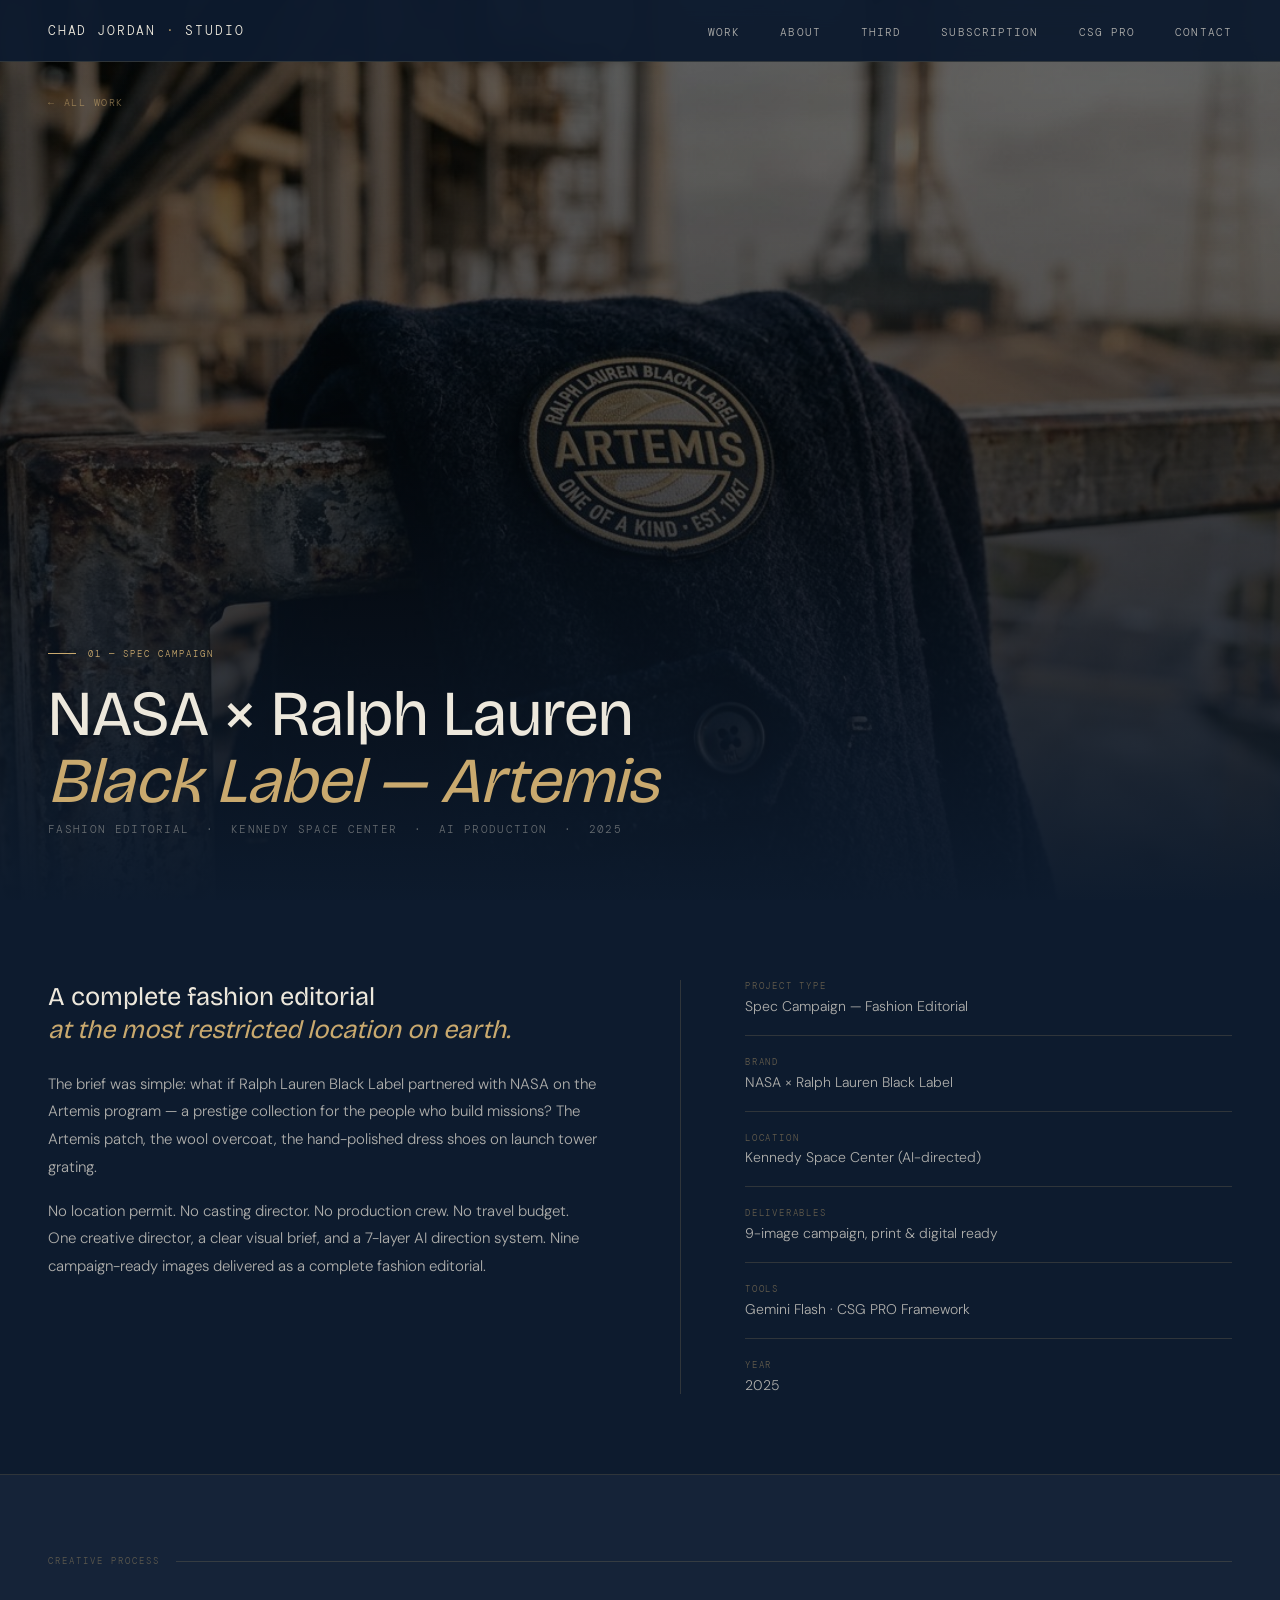
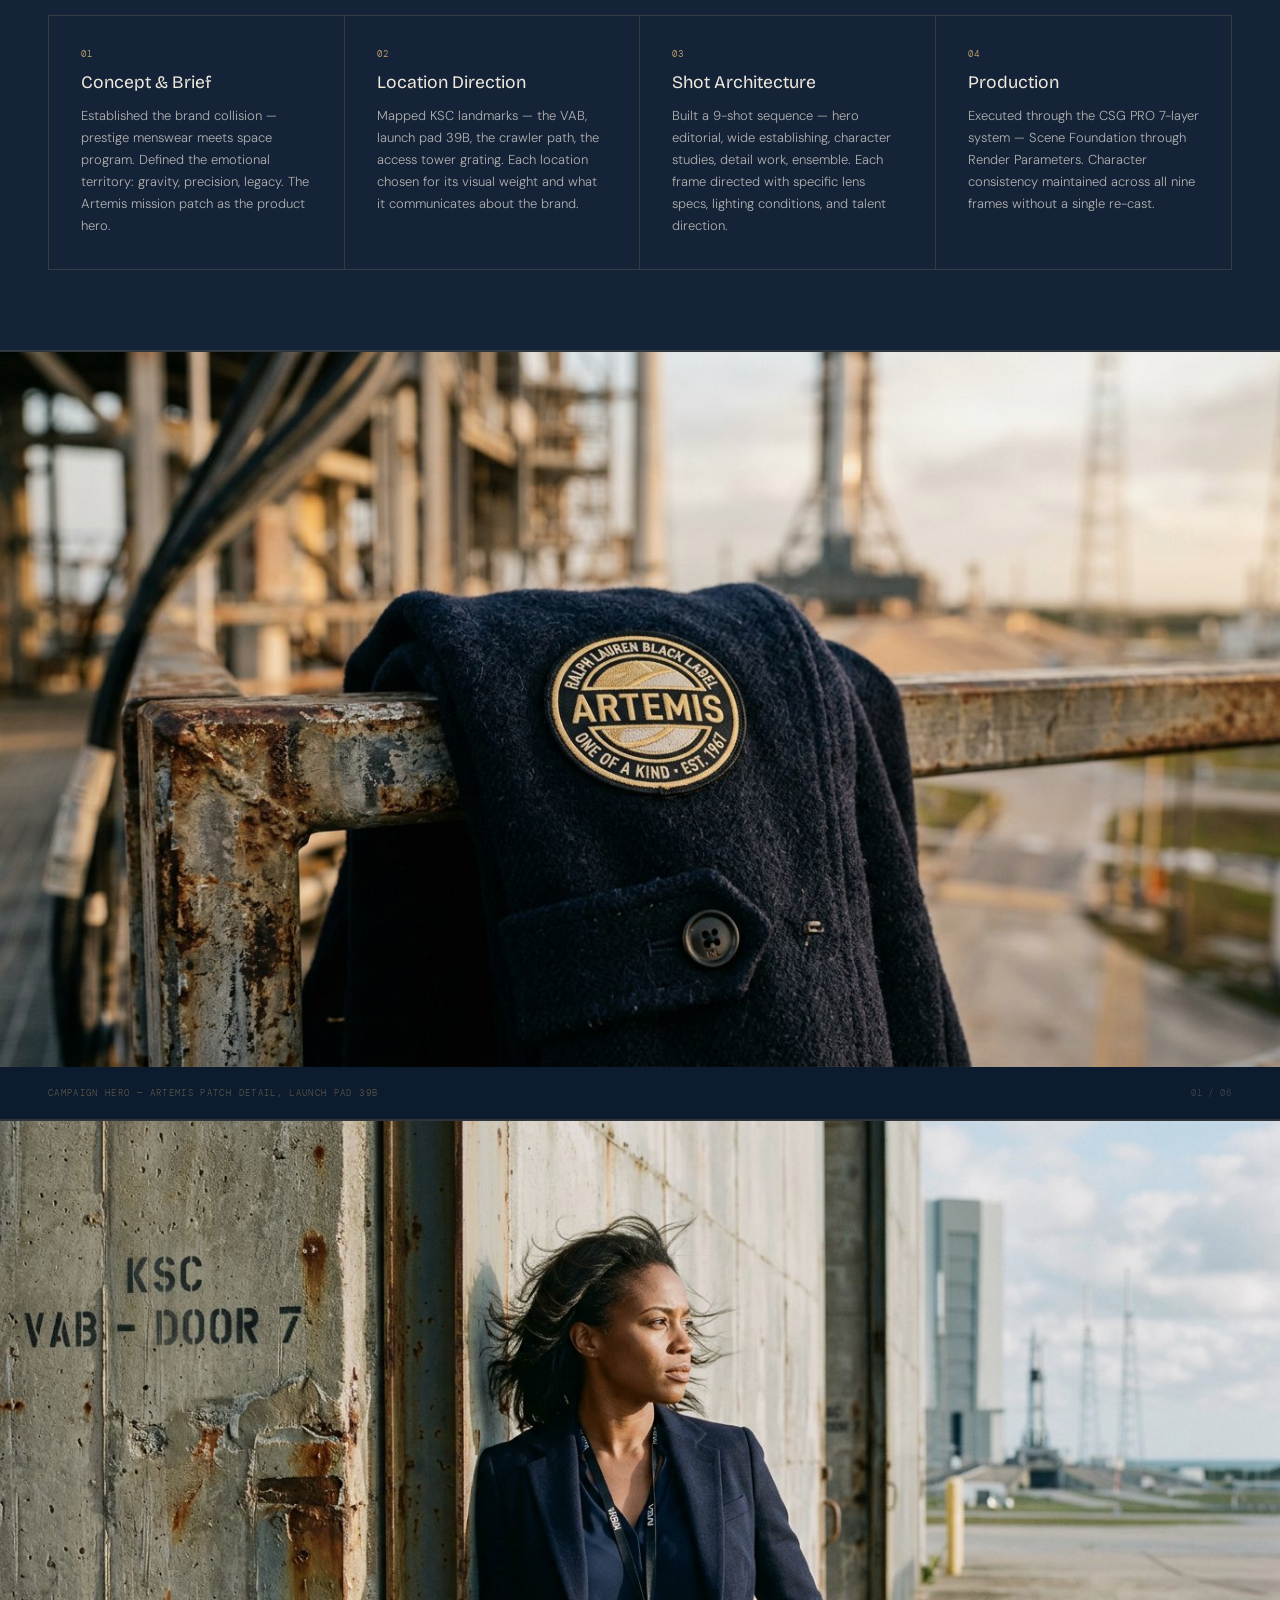
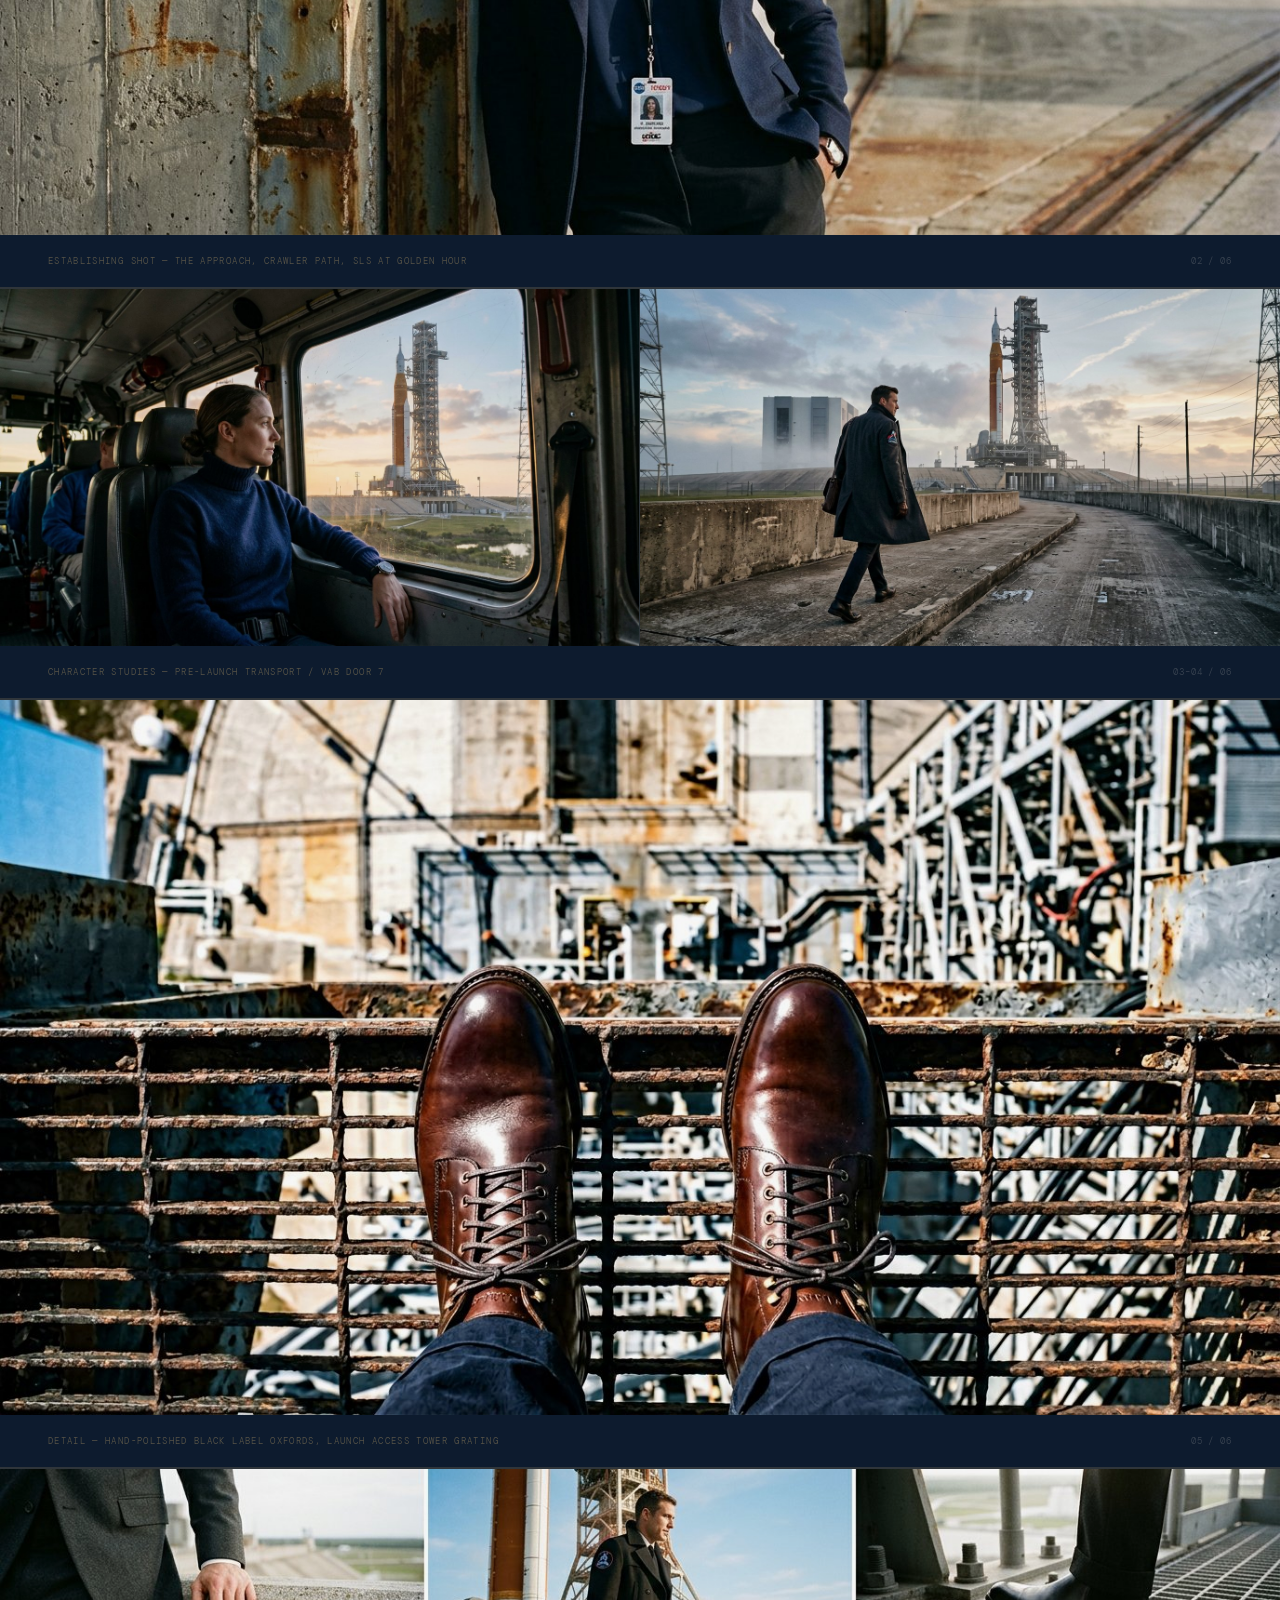
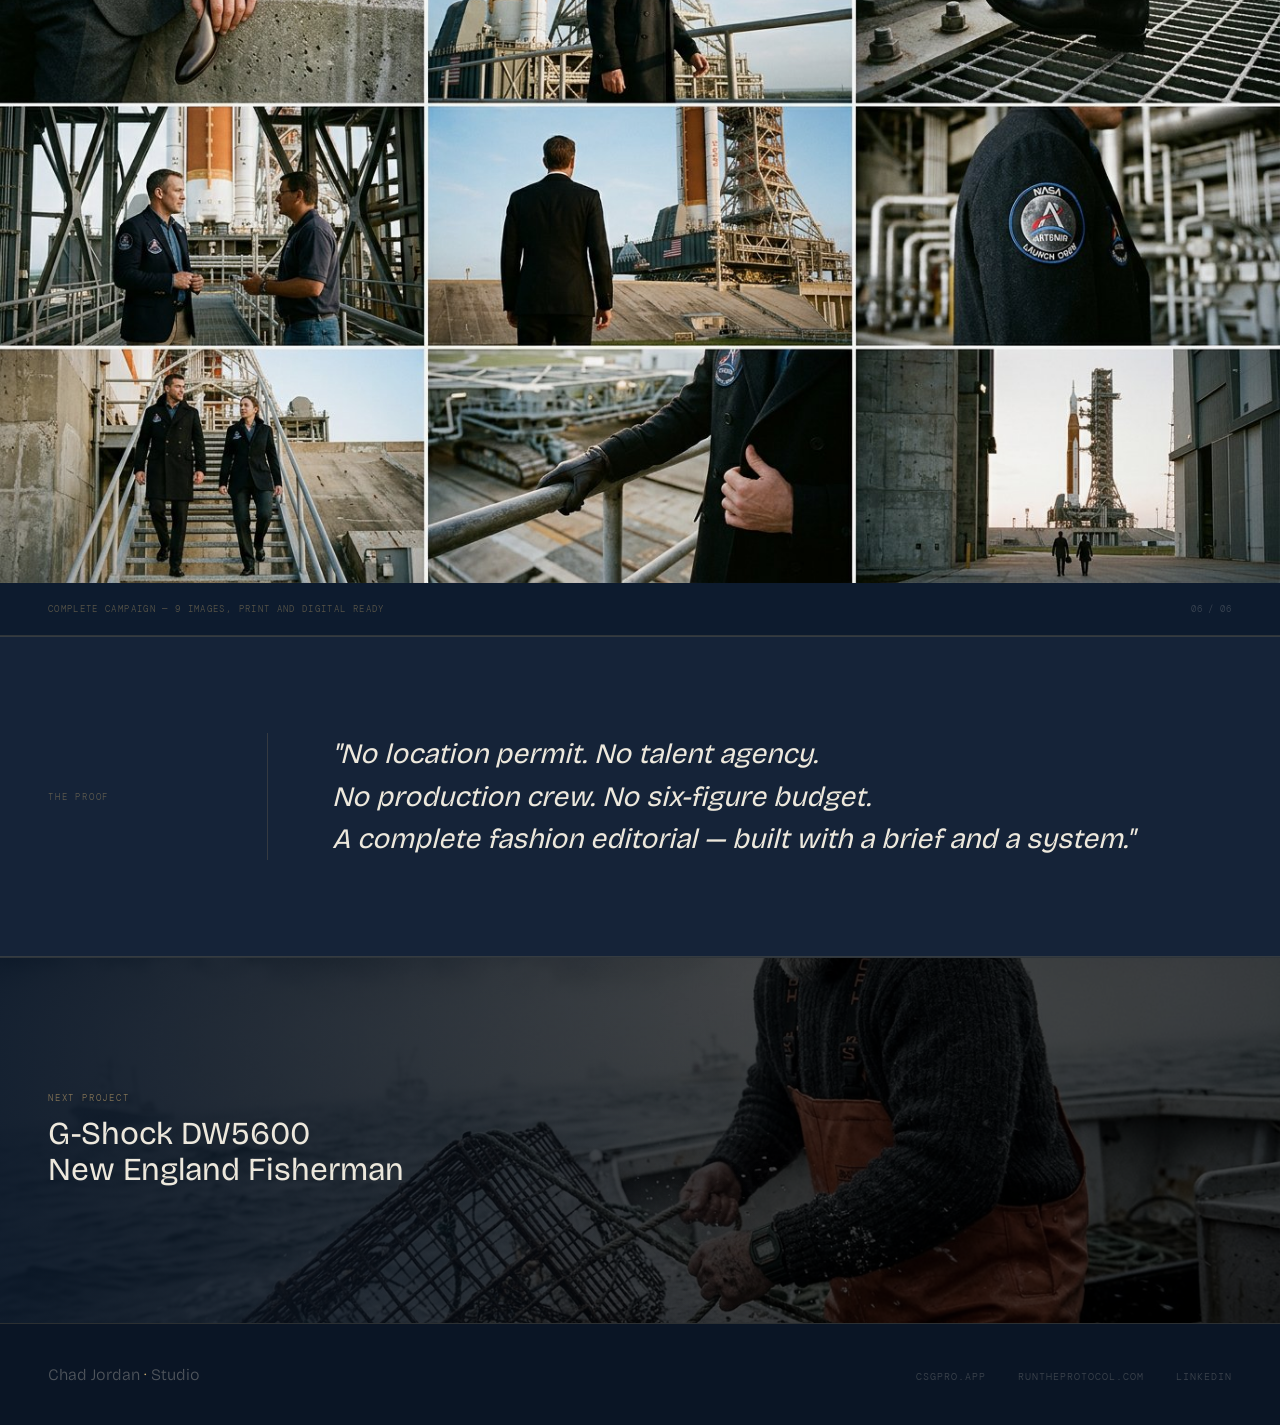
<file: nasa.html>
<!DOCTYPE html>
<html lang="en">
<head>
<meta charset="UTF-8">
<meta name="viewport" content="width=device-width, initial-scale=1.0">
<meta name="format-detection" content="telephone=no">
<title>NASA × Ralph Lauren — Chad Jordan · Studio</title>
<meta name="description" content="A complete fashion editorial at Kennedy Space Center. No location permit. No casting director. No crew.">
<link rel="preconnect" href="https://fonts.googleapis.com">
<link href="https://fonts.googleapis.com/css2?family=Bricolage+Grotesque:opsz,wght@12..96,300;12..96,400;12..96,500;12..96,600;12..96,700;12..96,800&family=DM+Mono:wght@300;400&family=DM+Sans:wght@300;400&display=swap" rel="stylesheet">
<link rel="stylesheet" href="style.css?v=10">
<style>
/* Case study specific styles */
.cs-hero{
  position:relative;
  height:100vh;
  overflow:hidden;
  display:flex;
  flex-direction:column;
  justify-content:flex-end;
}
.cs-hero-img{
  position:absolute;
  inset:0;
  width:100%;
  height:100%;
  object-fit:cover;
  object-position:center center;
  filter:brightness(0.4) saturate(0.85);
}
.cs-hero-overlay{
  position:absolute;
  inset:0;
  background:linear-gradient(to top, rgba(13,27,46,0.97) 0%, rgba(13,27,46,0.2) 50%, transparent 100%);
}
.cs-hero-content{
  position:relative;
  z-index:1;
  padding:0 3rem 4rem;
}
.cs-back{
  position:absolute;
  top:6rem;
  left:3rem;
  z-index:2;
  font-family:'DM Mono',monospace;
  font-size:10px;
  letter-spacing:0.15em;
  text-transform:uppercase;
  color:rgba(201,169,110,0.6);
  text-decoration:none;
  display:flex;
  align-items:center;
  gap:0.5rem;
  transition:color 0.2s;
}
.cs-back:hover{color:var(--gold);}
.cs-back::before{content:'←';}
.cs-category{
  font-family:'DM Mono',monospace;
  font-size:9px;
  letter-spacing:0.22em;
  text-transform:uppercase;
  color:var(--gold);
  margin-bottom:1.25rem;
  display:flex;
  align-items:center;
  gap:0.75rem;
}
.cs-category::before{
  content:'';
  display:inline-block;
  width:28px;
  height:0.5px;
  background:var(--gold);
}
.cs-title{
  font-family:'Bricolage Grotesque',sans-serif;
  font-size:clamp(2.5rem,5vw,5rem);
  font-weight:400;
  line-height:1.05;
  color:var(--white);
  margin-bottom:0.5rem;
}
.cs-title em{font-style:italic;color:var(--gold);}
.cs-subtitle{
  font-family:'DM Mono',monospace;
  font-size:11px;
  letter-spacing:0.12em;
  text-transform:uppercase;
  color:rgba(237,232,220,0.4);
}

/* BRIEF BLOCK */
.cs-brief{
  display:grid;
  grid-template-columns:1fr 1fr;
  gap:5rem;
  padding:5rem 3rem;
  border-bottom:0.5px solid var(--gold-rule);
}
.cs-brief-left h2{
  font-family:'Bricolage Grotesque',sans-serif;
  font-size:clamp(1.4rem,2vw,1.9rem);
  font-weight:400;
  color:var(--white);
  line-height:1.3;
  margin-bottom:1.5rem;
}
.cs-brief-left h2 em{font-style:italic;color:var(--gold);}
.cs-brief-left p{
  font-size:15px;
  line-height:1.85;
  color:var(--white-dim);
  margin-bottom:1rem;
}
.cs-brief-right{
  display:flex;
  flex-direction:column;
  gap:0;
  border-left:0.5px solid var(--gold-rule);
  padding-left:4rem;
  justify-content:center;
}
.cs-meta-row{
  display:flex;
  flex-direction:column;
  gap:0.3rem;
  padding:1.25rem 0;
  border-bottom:0.5px solid var(--gold-rule);
}
.cs-meta-row:first-child{padding-top:0;}
.cs-meta-row:last-child{border-bottom:none;padding-bottom:0;}
.cs-meta-label{
  font-family:'DM Mono',monospace;
  font-size:9px;
  letter-spacing:0.2em;
  text-transform:uppercase;
  color:rgba(201,169,110,0.45);
}
.cs-meta-value{
  font-size:14px;
  color:var(--white-dim);
}

/* PROCESS */
.cs-process{
  padding:5rem 3rem;
  border-bottom:0.5px solid var(--gold-rule);
  background:var(--navy-mid);
}
.cs-process-label{
  font-family:'DM Mono',monospace;
  font-size:9px;
  letter-spacing:0.22em;
  text-transform:uppercase;
  color:rgba(201,169,110,0.4);
  margin-bottom:3rem;
  display:flex;
  align-items:center;
  gap:1rem;
}
.cs-process-label::after{
  content:'';
  flex:1;
  height:0.5px;
  background:var(--gold-rule);
}
.cs-steps{
  display:grid;
  grid-template-columns:repeat(4,1fr);
  gap:0;
  border:0.5px solid var(--gold-rule);
}
.cs-step{
  padding:2rem;
  border-right:0.5px solid var(--gold-rule);
}
.cs-step:last-child{border-right:none;}
.cs-step-num{
  font-family:'DM Mono',monospace;
  font-size:9px;
  letter-spacing:0.15em;
  color:var(--gold);
  margin-bottom:0.75rem;
}
.cs-step-title{
  font-family:'Bricolage Grotesque',sans-serif;
  font-size:1.1rem;
  font-weight:400;
  color:var(--white);
  margin-bottom:0.75rem;
  line-height:1.2;
}
.cs-step-body{
  font-size:13px;
  line-height:1.7;
  color:var(--white-dim);
}

/* FULL BLEED IMAGES */
.cs-image-full{
  width:100%;
  display:block;
  border-top:0.5px solid var(--gold-rule);
}
.cs-image-full img{
  width:100%;
  display:block;
  filter:brightness(0.97) saturate(0.97);
  transition:filter 0.4s;
}
.cs-image-full img:hover{filter:brightness(1) saturate(1);}

.cs-image-caption{
  padding:1.25rem 3rem;
  border-bottom:0.5px solid var(--gold-rule);
  display:flex;
  justify-content:space-between;
  align-items:center;
}
.cs-caption-text{
  font-family:'DM Mono',monospace;
  font-size:9px;
  letter-spacing:0.15em;
  text-transform:uppercase;
  color:rgba(201,169,110,0.4);
}
.cs-caption-num{
  font-family:'DM Mono',monospace;
  font-size:9px;
  letter-spacing:0.1em;
  color:rgba(237,232,220,0.2);
}

/* IMAGE PAIR */
.cs-image-pair{
  display:grid;
  grid-template-columns:1fr 1fr;
  border-top:0.5px solid var(--gold-rule);
}
.cs-image-pair img{
  width:100%;
  display:block;
  border-right:0.5px solid var(--gold-rule);
  filter:brightness(0.95) saturate(0.95);
  transition:filter 0.4s;
}
.cs-image-pair img:last-child{border-right:none;}
.cs-image-pair img:hover{filter:brightness(1) saturate(1);}

/* INSIGHT */
.cs-insight{
  padding:6rem 3rem;
  border-top:0.5px solid var(--gold-rule);
  border-bottom:0.5px solid var(--gold-rule);
  display:grid;
  grid-template-columns:220px 1fr;
  gap:4rem;
  align-items:center;
  background:var(--navy-mid);
}
.cs-insight-label{
  font-family:'DM Mono',monospace;
  font-size:9px;
  letter-spacing:0.2em;
  text-transform:uppercase;
  color:rgba(201,169,110,0.4);
  border-right:0.5px solid var(--gold-rule);
  padding-right:4rem;
  align-self:stretch;
  display:flex;
  align-items:center;
}
.cs-insight-text{
  font-family:'Bricolage Grotesque',sans-serif;
  font-size:clamp(1.4rem,2.2vw,2rem);
  font-weight:400;
  line-height:1.5;
  color:var(--white);
  font-style:italic;
}

/* NEXT PROJECT */
.cs-next{
  display:block;
  text-decoration:none;
  position:relative;
  overflow:hidden;
  aspect-ratio:21/6;
  border-top:0.5px solid var(--gold-rule);
}
.cs-next-bg{
  width:100%;
  height:100%;
  object-fit:cover;
  position:absolute;
  inset:0;
  filter:brightness(0.3) saturate(0.7);
  transition:filter 0.6s, transform 0.7s;
}
.cs-next:hover .cs-next-bg{
  filter:brightness(0.45) saturate(0.9);
  transform:scale(1.03);
}
.cs-next-overlay{
  position:absolute;
  inset:0;
  display:flex;
  flex-direction:column;
  justify-content:center;
  padding:3rem;
  background:linear-gradient(to right, rgba(13,27,46,0.8) 0%, transparent 60%);
}
.cs-next-label{
  font-family:'DM Mono',monospace;
  font-size:9px;
  letter-spacing:0.2em;
  text-transform:uppercase;
  color:rgba(201,169,110,0.6);
  margin-bottom:0.75rem;
}
.cs-next-title{
  font-family:'Bricolage Grotesque',sans-serif;
  font-size:clamp(1.5rem,2.5vw,2.5rem);
  font-weight:400;
  color:var(--white);
  line-height:1.15;
}

@media(max-width:900px){
  .cs-hero-content{padding:0 1.5rem 3rem;}
  .cs-back{left:1.5rem;}
  .cs-brief{grid-template-columns:1fr;gap:3rem;padding:4rem 1.5rem;}
  .cs-brief-right{border-left:none;padding-left:0;border-top:0.5px solid var(--gold-rule);padding-top:2rem;}
  .cs-steps{grid-template-columns:1fr 1fr;}
  .cs-step{border-bottom:0.5px solid var(--gold-rule);}
  .cs-steps .cs-step:nth-child(3),.cs-steps .cs-step:nth-child(4){border-bottom:none;}
  .cs-image-pair{grid-template-columns:1fr;}
  .cs-insight{grid-template-columns:1fr;gap:1.5rem;padding:4rem 1.5rem;}
  .cs-insight-label{border-right:none;padding-right:0;align-self:auto;}
  .cs-process{padding:4rem 1.5rem;}
  .cs-image-caption{padding:1rem 1.5rem;}
  .cs-next-overlay{padding:2rem 1.5rem;}
}

</style>
</head>
<body>

<nav>
  <a href="index.html" class="logo">Chad Jordan <span>·</span> Studio</a>
  <ul class="nav-links">
    <li><a href="index.html#work">Work</a></li>
    <li><a href="about.html">About</a></li>
    <li><a href="third.html">THIRD</a></li>
    <li><a href="subscription.html">Subscription</a></li>
    <li><a href="csgpro.html">CSG Pro</a></li>
    <li><a href="mailto:chad@justbejack.com">Contact</a></li>
  </ul>
  <button class="nav-toggle" id="nav-toggle" aria-label="Menu">
    <span></span><span></span><span></span>
  </button>
</nav>

<div class="nav-overlay" id="nav-overlay">
  <button class="nav-overlay-x" id="nav-overlay-x" aria-label="Close menu">✕</button>
  <ul class="nav-overlay-links">
    <li><a href="index.html#work">Work</a></li>
    <li><a href="about.html">About</a></li>
    <li><a href="third.html">THIRD</a></li>
    <li><a href="subscription.html">Subscription</a></li>
    <li><a href="csgpro.html">CSG Pro</a></li>
    <li><a href="mailto:chad@justbejack.com">Contact</a></li>
  </ul>
</div>

<!-- HERO -->
<section class="cs-hero">
  <a href="index.html#work" class="cs-back">All Work</a>
  <img class="cs-hero-img" src="images/nasa/nasa_01.png" alt="NASA x Ralph Lauren Artemis — Jacket on launch tower railing">
  <div class="cs-hero-overlay"></div>
  <div class="cs-hero-content">
    <div class="cs-category">01 — Spec Campaign</div>
    <h1 class="cs-title">NASA × Ralph Lauren<br><em>Black Label — Artemis</em></h1>
    <div class="cs-subtitle">Fashion Editorial &nbsp;·&nbsp; Kennedy Space Center &nbsp;·&nbsp; AI Production &nbsp;·&nbsp; 2025</div>
  </div>
</section>

<!-- BRIEF -->
<section class="cs-brief reveal">
  <div class="cs-brief-left">
    <h2>A complete fashion editorial<br><em>at the most restricted location on earth.</em></h2>
    <p>The brief was simple: what if Ralph Lauren Black Label partnered with NASA on the Artemis program — a prestige collection for the people who build missions? The Artemis patch, the wool overcoat, the hand-polished dress shoes on launch tower grating.</p>
    <p>No location permit. No casting director. No production crew. No travel budget. One creative director, a clear visual brief, and a 7-layer AI direction system. Nine campaign-ready images delivered as a complete fashion editorial.</p>
  </div>
  <div class="cs-brief-right">
    <div class="cs-meta-row">
      <span class="cs-meta-label">Project Type</span>
      <span class="cs-meta-value">Spec Campaign — Fashion Editorial</span>
    </div>
    <div class="cs-meta-row">
      <span class="cs-meta-label">Brand</span>
      <span class="cs-meta-value">NASA × Ralph Lauren Black Label</span>
    </div>
    <div class="cs-meta-row">
      <span class="cs-meta-label">Location</span>
      <span class="cs-meta-value">Kennedy Space Center (AI-directed)</span>
    </div>
    <div class="cs-meta-row">
      <span class="cs-meta-label">Deliverables</span>
      <span class="cs-meta-value">9-image campaign, print & digital ready</span>
    </div>
    <div class="cs-meta-row">
      <span class="cs-meta-label">Tools</span>
      <span class="cs-meta-value">Gemini Flash · CSG PRO Framework</span>
    </div>
    <div class="cs-meta-row">
      <span class="cs-meta-label">Year</span>
      <span class="cs-meta-value">2025</span>
    </div>
  </div>
</section>

<!-- PROCESS -->
<section class="cs-process reveal">
  <div class="cs-process-label">Creative Process</div>
  <div class="cs-steps">
    <div class="cs-step">
      <div class="cs-step-num">01</div>
      <div class="cs-step-title">Concept & Brief</div>
      <div class="cs-step-body">Established the brand collision — prestige menswear meets space program. Defined the emotional territory: gravity, precision, legacy. The Artemis mission patch as the product hero.</div>
    </div>
    <div class="cs-step">
      <div class="cs-step-num">02</div>
      <div class="cs-step-title">Location Direction</div>
      <div class="cs-step-body">Mapped KSC landmarks — the VAB, launch pad 39B, the crawler path, the access tower grating. Each location chosen for its visual weight and what it communicates about the brand.</div>
    </div>
    <div class="cs-step">
      <div class="cs-step-num">03</div>
      <div class="cs-step-title">Shot Architecture</div>
      <div class="cs-step-body">Built a 9-shot sequence — hero editorial, wide establishing, character studies, detail work, ensemble. Each frame directed with specific lens specs, lighting conditions, and talent direction.</div>
    </div>
    <div class="cs-step">
      <div class="cs-step-num">04</div>
      <div class="cs-step-title">Production</div>
      <div class="cs-step-body">Executed through the CSG PRO 7-layer system — Scene Foundation through Render Parameters. Character consistency maintained across all nine frames without a single re-cast.</div>
    </div>
  </div>
</section>

<!-- HERO CAMPAIGN IMAGE - JACKET ON RAILING -->
<div class="cs-image-full reveal">
  <img src="images/nasa/nasa_01.png" alt="Ralph Lauren Black Label Artemis jacket on launch tower railing — SLS rocket in background">
</div>
<div class="cs-image-caption">
  <span class="cs-caption-text">Campaign Hero — Artemis patch detail, launch pad 39B</span>
  <span class="cs-caption-num">01 / 06</span>
</div>

<!-- WIDE WALK - MAN WALKING TO ROCKET -->
<div class="cs-image-full reveal">
  <img src="images/nasa/nasa_03.png" alt="Man in Ralph Lauren Black Label coat walking toward SLS rocket at dawn">
</div>
<div class="cs-image-caption">
  <span class="cs-caption-text">Establishing Shot — The approach, crawler path, SLS at golden hour</span>
  <span class="cs-caption-num">02 / 06</span>
</div>

<!-- IMAGE PAIR - WOMAN ON BUS / WOMAN AT VAB -->
<div class="cs-image-pair reveal">
  <img src="images/nasa/nasa_02.png" alt="Woman in Ralph Lauren Black Label looking at SLS rocket from transport bus">
  <img src="images/nasa/nasa_04.png" alt="Woman in Ralph Lauren Black Label at VAB Door 7">
</div>
<div class="cs-image-caption">
  <span class="cs-caption-text">Character Studies — Pre-launch transport / VAB Door 7</span>
  <span class="cs-caption-num">03–04 / 06</span>
</div>

<!-- SHOES DETAIL -->
<div class="cs-image-full reveal">
  <img src="images/nasa/nasa_06.png" alt="Hand-polished Ralph Lauren dress shoes on launch tower grating">
</div>
<div class="cs-image-caption">
  <span class="cs-caption-text">Detail — Hand-polished Black Label oxfords, launch access tower grating</span>
  <span class="cs-caption-num">05 / 06</span>
</div>

<!-- CAMPAIGN GRID -->
<div class="cs-image-full reveal">
  <img src="images/nasa/nasa_05.png" alt="Full 9-image NASA x Ralph Lauren Artemis campaign grid">
</div>
<div class="cs-image-caption">
  <span class="cs-caption-text">Complete Campaign — 9 images, print and digital ready</span>
  <span class="cs-caption-num">06 / 06</span>
</div>

<!-- INSIGHT -->
<section class="cs-insight reveal">
  <div class="cs-insight-label">The Proof</div>
  <p class="cs-insight-text">
    "No location permit. No talent agency.<br>
    No production crew. No six-figure budget.<br>
    A complete fashion editorial — built with a brief and a system."
  </p>
</section>

<!-- NEXT PROJECT -->
<a href="gshock.html" class="cs-next">
  <img class="cs-next-bg" src="images/gshock.png" alt="G-Shock New England Fisherman campaign">
  <div class="cs-next-overlay">
    <div class="cs-next-label">Next Project</div>
    <div class="cs-next-title">G-Shock DW5600<br>New England Fisherman</div>
  </div>
</a>

<footer>
  <span class="footer-name">Chad Jordan <span>·</span> Studio</span>
  <ul class="footer-links">
    <li><a href="https://csgpro.app" target="_blank">csgpro.app</a></li>
    <li><a href="https://runtheprotocol.com" target="_blank">runtheprotocol.com</a></li>
    <li><a href="https://linkedin.com/in/chad-jordan-388ab624" target="_blank">LinkedIn</a></li>
  </ul>
</footer>

<script>
const navToggle = document.getElementById("nav-toggle");
const navOverlay = document.getElementById("nav-overlay");
const navOverlayX = document.getElementById("nav-overlay-x");
function closeNav(){
  navToggle.classList.remove("open");
  navOverlay.classList.remove("open");
}
function openNav(){
  navToggle.classList.add("open");
  navOverlay.classList.add("open");
}
if(navToggle){
  navToggle.addEventListener("click", function(){
    navOverlay.classList.contains("open") ? closeNav() : openNav();
  });
}
if(navOverlayX){
  navOverlayX.addEventListener("click", closeNav);
}
if(navOverlay){
  navOverlay.querySelectorAll("a").forEach(function(link){
    link.addEventListener("click", closeNav);
  });
}
const observer = new IntersectionObserver((entries) => {
  entries.forEach(e => {
    if(e.isIntersecting){
      e.target.classList.add('visible');
      observer.unobserve(e.target);
    }
  });
}, {threshold: 0.08});
document.querySelectorAll('.reveal').forEach(el => observer.observe(el));
</script>
</body>
</html>
</file>
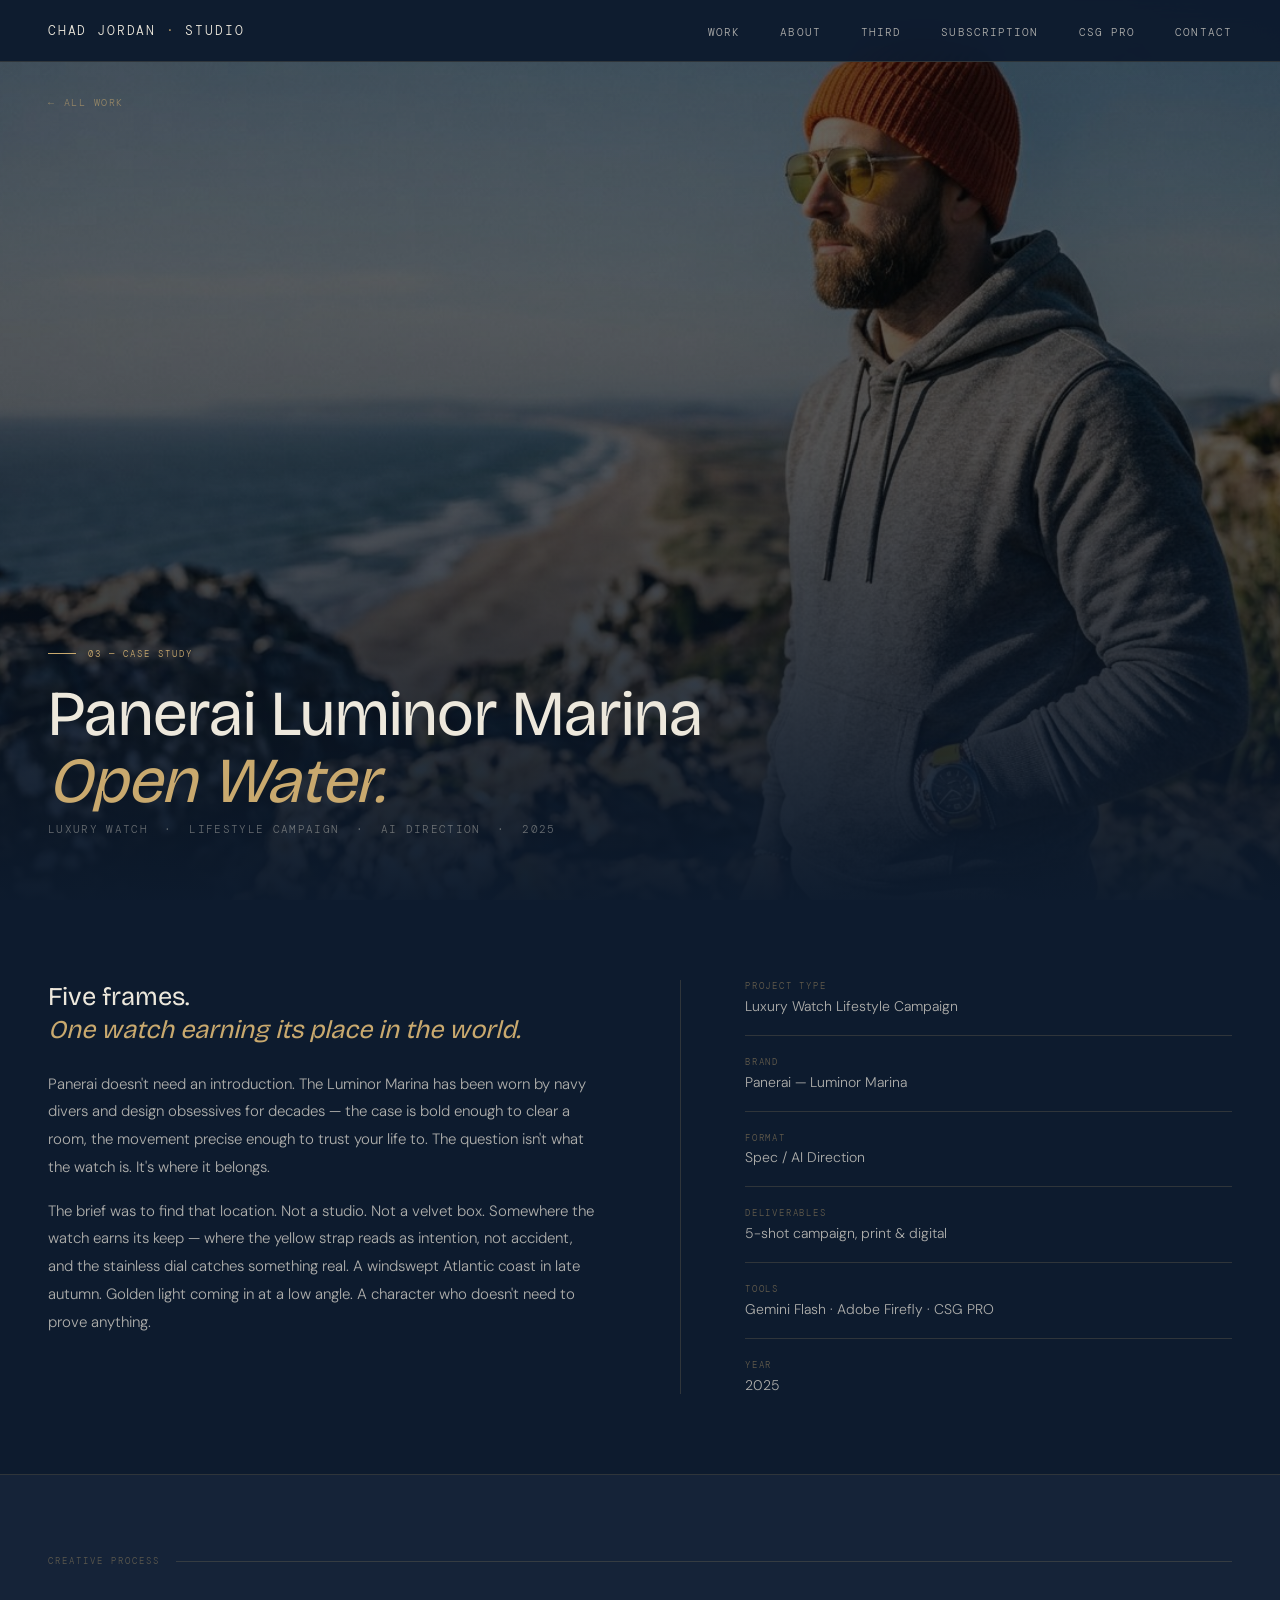
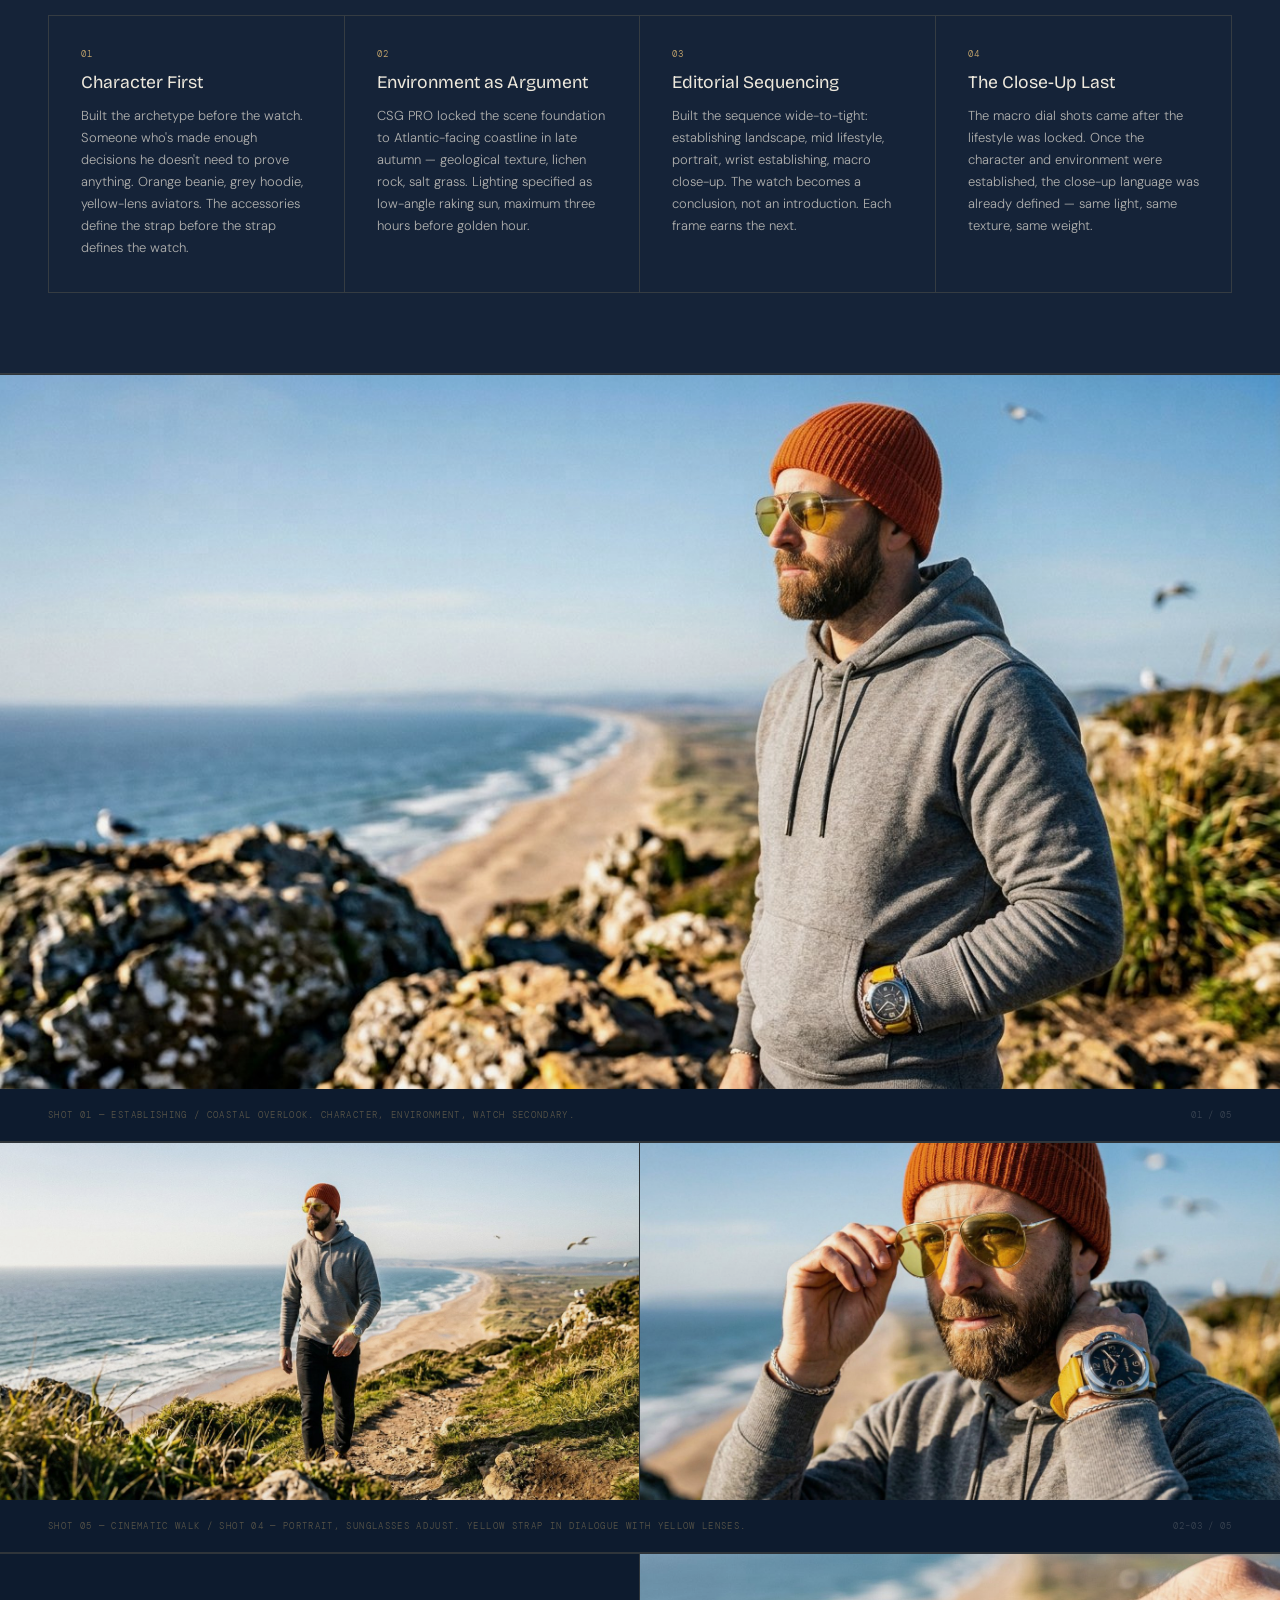
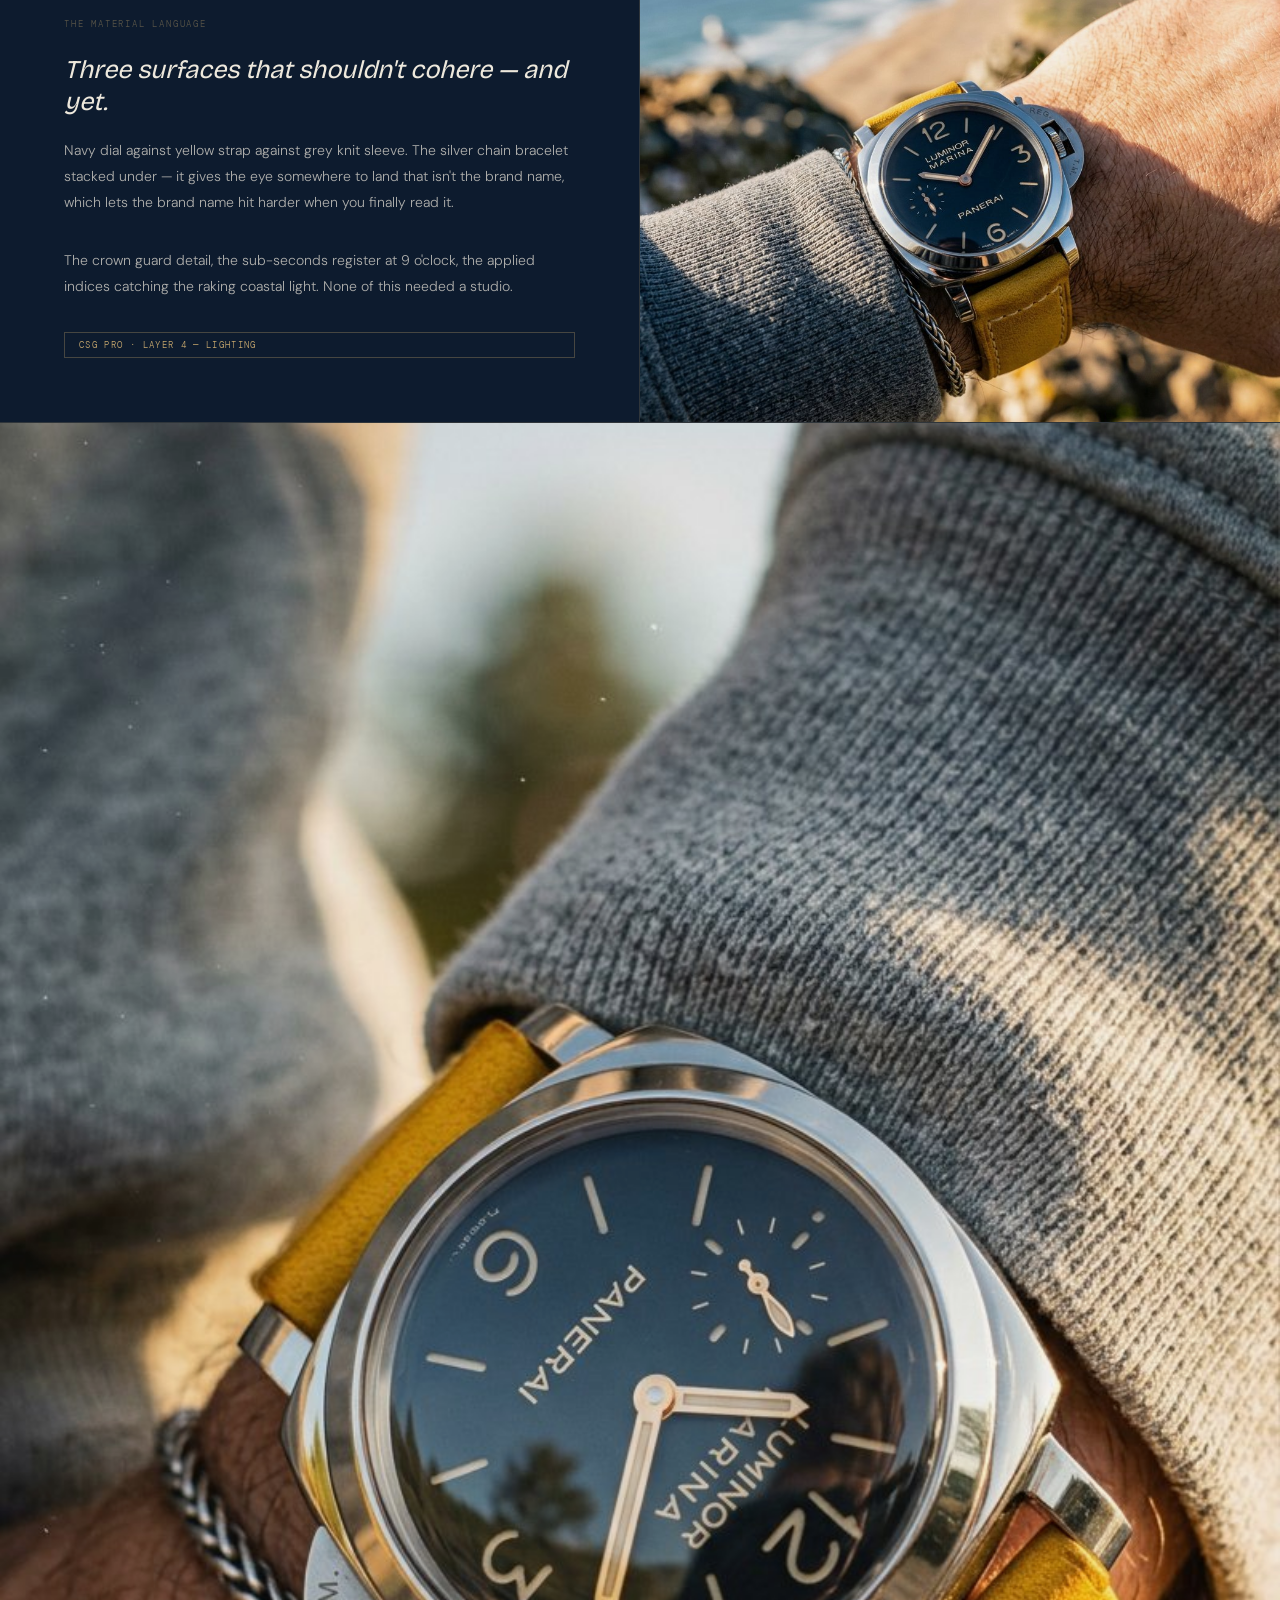
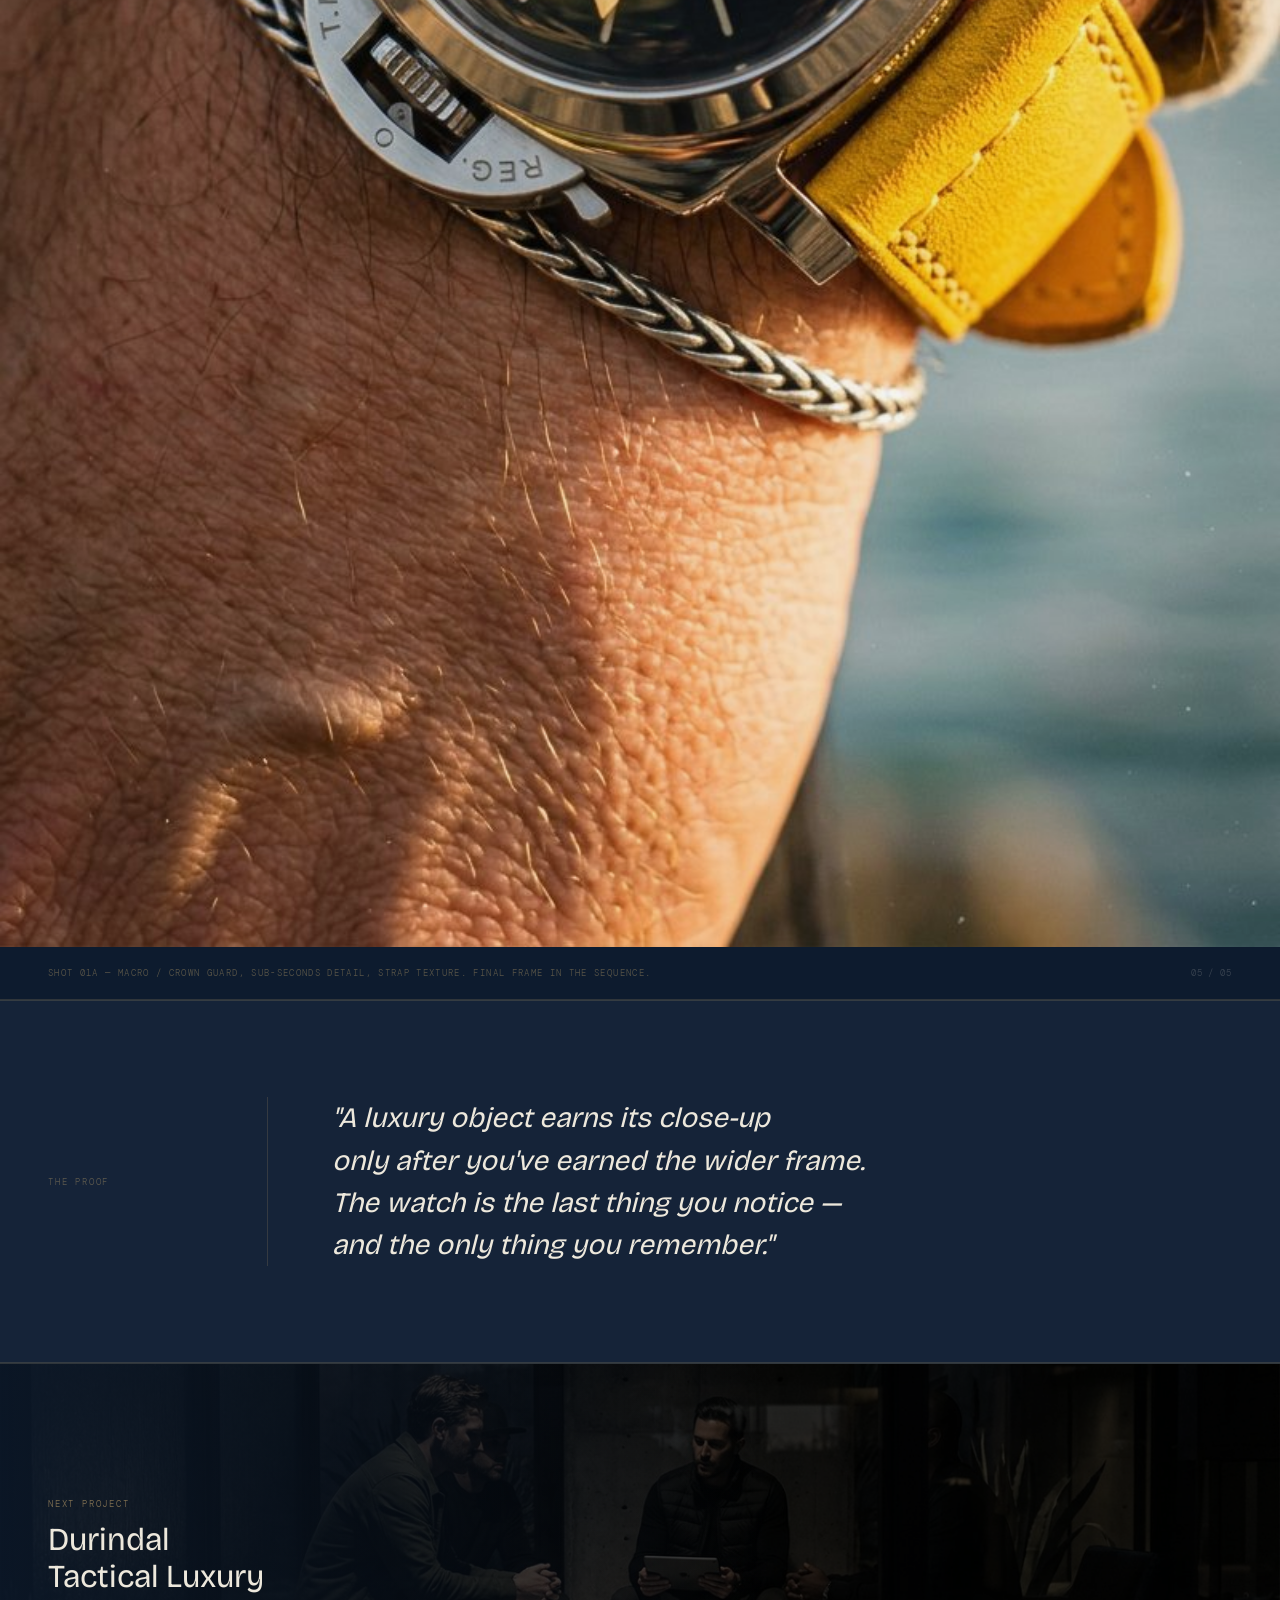
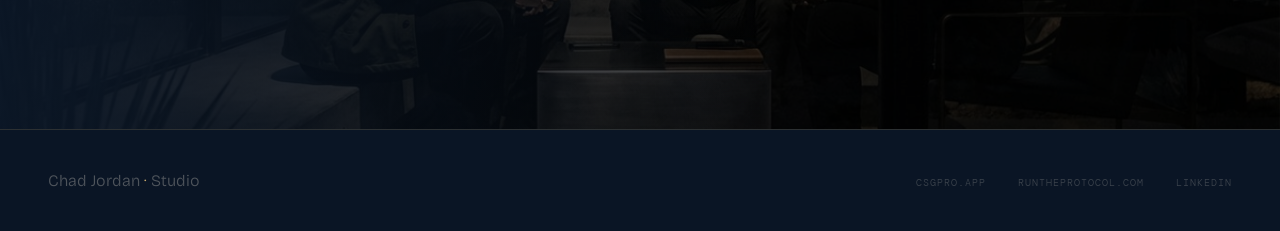
<file: panerai.html>
<!DOCTYPE html>
<html lang="en">
<head>
<meta charset="UTF-8">
<meta name="viewport" content="width=device-width, initial-scale=1.0">
<meta name="format-detection" content="telephone=no">
<title>Panerai Luminor Marina — Chad Jordan · Studio</title>
<meta name="description" content="A five-image coastal lifestyle campaign for the Panerai Luminor Marina. Built entirely with AI image direction.">
<link rel="preconnect" href="https://fonts.googleapis.com">
<link href="https://fonts.googleapis.com/css2?family=Bricolage+Grotesque:opsz,wght@12..96,300;12..96,400;12..96,500;12..96,600;12..96,700;12..96,800&family=DM+Mono:wght@300;400&family=DM+Sans:wght@300;400&display=swap" rel="stylesheet">
<link rel="stylesheet" href="style.css?v=10">
<style>
.cs-hero{position:relative;height:100vh;overflow:hidden;display:flex;flex-direction:column;justify-content:flex-end;}
.cs-hero-img{position:absolute;inset:0;width:100%;height:100%;object-fit:cover;object-position:center 30%;filter:brightness(0.42) saturate(0.88);}
.cs-hero-overlay{position:absolute;inset:0;background:linear-gradient(to top,rgba(13,27,46,0.97) 0%,rgba(13,27,46,0.2) 50%,transparent 100%);}
.cs-hero-content{position:relative;z-index:1;padding:0 3rem 4rem;}
.cs-back{position:absolute;top:6rem;left:3rem;z-index:2;font-family:'DM Mono',monospace;font-size:10px;letter-spacing:0.15em;text-transform:uppercase;color:rgba(201,169,110,0.6);text-decoration:none;display:flex;align-items:center;gap:0.5rem;transition:color 0.2s;}
.cs-back:hover{color:var(--gold);}
.cs-back::before{content:'←';}
.cs-category{font-family:'DM Mono',monospace;font-size:9px;letter-spacing:0.22em;text-transform:uppercase;color:var(--gold);margin-bottom:1.25rem;display:flex;align-items:center;gap:0.75rem;}
.cs-category::before{content:'';display:inline-block;width:28px;height:0.5px;background:var(--gold);}
.cs-title{font-family:'Bricolage Grotesque',sans-serif;font-size:clamp(2.5rem,5vw,5rem);font-weight:400;line-height:1.05;color:var(--white);margin-bottom:0.5rem;}
.cs-title em{font-style:italic;color:var(--gold);}
.cs-subtitle{font-family:'DM Mono',monospace;font-size:11px;letter-spacing:0.12em;text-transform:uppercase;color:rgba(237,232,220,0.4);}

.cs-brief{display:grid;grid-template-columns:1fr 1fr;gap:5rem;padding:5rem 3rem;border-bottom:0.5px solid var(--gold-rule);}
.cs-brief-left h2{font-family:'Bricolage Grotesque',sans-serif;font-size:clamp(1.4rem,2vw,1.9rem);font-weight:400;color:var(--white);line-height:1.3;margin-bottom:1.5rem;}
.cs-brief-left h2 em{font-style:italic;color:var(--gold);}
.cs-brief-left p{font-size:15px;line-height:1.85;color:var(--white-dim);margin-bottom:1rem;}
.cs-brief-right{display:flex;flex-direction:column;gap:0;border-left:0.5px solid var(--gold-rule);padding-left:4rem;justify-content:center;}
.cs-meta-row{display:flex;flex-direction:column;gap:0.3rem;padding:1.25rem 0;border-bottom:0.5px solid var(--gold-rule);}
.cs-meta-row:first-child{padding-top:0;}
.cs-meta-row:last-child{border-bottom:none;padding-bottom:0;}
.cs-meta-label{font-family:'DM Mono',monospace;font-size:9px;letter-spacing:0.2em;text-transform:uppercase;color:rgba(201,169,110,0.45);}
.cs-meta-value{font-size:14px;color:var(--white-dim);}

.cs-process{padding:5rem 3rem;border-bottom:0.5px solid var(--gold-rule);background:var(--navy-mid);}
.cs-process-label{font-family:'DM Mono',monospace;font-size:9px;letter-spacing:0.22em;text-transform:uppercase;color:rgba(201,169,110,0.4);margin-bottom:3rem;display:flex;align-items:center;gap:1rem;}
.cs-process-label::after{content:'';flex:1;height:0.5px;background:var(--gold-rule);}
.cs-steps{display:grid;grid-template-columns:repeat(4,1fr);gap:0;border:0.5px solid var(--gold-rule);}
.cs-step{padding:2rem;border-right:0.5px solid var(--gold-rule);}
.cs-step:last-child{border-right:none;}
.cs-step-num{font-family:'DM Mono',monospace;font-size:9px;letter-spacing:0.15em;color:var(--gold);margin-bottom:0.75rem;}
.cs-step-title{font-family:'Bricolage Grotesque',sans-serif;font-size:1.1rem;font-weight:400;color:var(--white);margin-bottom:0.75rem;line-height:1.2;}
.cs-step-body{font-size:13px;line-height:1.7;color:var(--white-dim);}

.cs-image-full{width:100%;display:block;border-top:0.5px solid var(--gold-rule);}
.cs-image-full img{width:100%;display:block;filter:brightness(0.96) saturate(0.97);transition:filter 0.4s;}
.cs-image-full img:hover{filter:brightness(1) saturate(1);}
.cs-image-caption{padding:1.25rem 3rem;border-bottom:0.5px solid var(--gold-rule);display:flex;justify-content:space-between;align-items:center;}
.cs-caption-text{font-family:'DM Mono',monospace;font-size:9px;letter-spacing:0.15em;text-transform:uppercase;color:rgba(201,169,110,0.4);}
.cs-caption-num{font-family:'DM Mono',monospace;font-size:9px;letter-spacing:0.1em;color:rgba(237,232,220,0.2);}

.cs-image-pair{display:grid;grid-template-columns:1fr 1fr;border-top:0.5px solid var(--gold-rule);}
.cs-image-pair img{width:100%;display:block;border-right:0.5px solid var(--gold-rule);filter:brightness(0.95) saturate(0.95);transition:filter 0.4s;}
.cs-image-pair img:last-child{border-right:none;}
.cs-image-pair img:hover{filter:brightness(1) saturate(1);}

/* PORTRAIT FEATURE — for the macro close-up pair */
.cs-portrait-pair{display:grid;grid-template-columns:4fr 5fr;border-top:0.5px solid var(--gold-rule);}
.cs-portrait-pair img{width:100%;display:block;object-fit:cover;border-right:0.5px solid var(--gold-rule);filter:brightness(0.95) saturate(0.95);transition:filter 0.4s;}
.cs-portrait-pair img:last-child{border-right:none;}
.cs-portrait-pair img:hover{filter:brightness(1) saturate(1);}

/* DETAIL FEATURE — text + image split */
.cs-detail-section{display:grid;grid-template-columns:1fr 1fr;border-top:0.5px solid var(--gold-rule);}
.cs-detail-context{padding:4rem;display:flex;flex-direction:column;justify-content:center;border-right:0.5px solid var(--gold-rule);}
.cs-detail-context-label{font-family:'DM Mono',monospace;font-size:9px;letter-spacing:0.2em;text-transform:uppercase;color:rgba(201,169,110,0.4);margin-bottom:1.5rem;}
.cs-detail-headline{font-family:'Bricolage Grotesque',sans-serif;font-size:clamp(1.5rem,2vw,2rem);font-weight:400;color:var(--white);line-height:1.25;margin-bottom:1.25rem;font-style:italic;}
.cs-detail-body{font-size:14px;line-height:1.85;color:var(--white-dim);margin-bottom:2rem;}
.cs-detail-tag{font-family:'DM Mono',monospace;font-size:9px;letter-spacing:0.15em;text-transform:uppercase;color:var(--gold);border:0.5px solid rgba(201,169,110,0.3);padding:6px 14px;display:inline-block;}
.cs-detail-image{overflow:hidden;}
.cs-detail-image img{width:100%;height:100%;object-fit:cover;display:block;filter:brightness(0.96) saturate(0.97);transition:filter 0.4s;}
.cs-detail-image img:hover{filter:brightness(1) saturate(1);}

.cs-insight{padding:6rem 3rem;border-top:0.5px solid var(--gold-rule);border-bottom:0.5px solid var(--gold-rule);display:grid;grid-template-columns:220px 1fr;gap:4rem;align-items:center;background:var(--navy-mid);}
.cs-insight-label{font-family:'DM Mono',monospace;font-size:9px;letter-spacing:0.2em;text-transform:uppercase;color:rgba(201,169,110,0.4);border-right:0.5px solid var(--gold-rule);padding-right:4rem;align-self:stretch;display:flex;align-items:center;}
.cs-insight-text{font-family:'Bricolage Grotesque',sans-serif;font-size:clamp(1.4rem,2.2vw,2rem);font-weight:400;line-height:1.5;color:var(--white);font-style:italic;}

.cs-next{display:block;text-decoration:none;position:relative;overflow:hidden;aspect-ratio:21/6;border-top:0.5px solid var(--gold-rule);}
.cs-next-bg{width:100%;height:100%;object-fit:cover;position:absolute;inset:0;filter:brightness(0.3) saturate(0.7);transition:filter 0.6s,transform 0.7s;}
.cs-next:hover .cs-next-bg{filter:brightness(0.45) saturate(0.9);transform:scale(1.03);}
.cs-next-overlay{position:absolute;inset:0;display:flex;flex-direction:column;justify-content:center;padding:3rem;background:linear-gradient(to right,rgba(13,27,46,0.8) 0%,transparent 60%);}
.cs-next-label{font-family:'DM Mono',monospace;font-size:9px;letter-spacing:0.2em;text-transform:uppercase;color:rgba(201,169,110,0.6);margin-bottom:0.75rem;}
.cs-next-title{font-family:'Bricolage Grotesque',sans-serif;font-size:clamp(1.5rem,2.5vw,2.5rem);font-weight:400;color:var(--white);line-height:1.15;}

@media(max-width:900px){
  .cs-hero-content{padding:0 1.5rem 3rem;}
  .cs-back{left:1.5rem;}
  .cs-brief{grid-template-columns:1fr;gap:3rem;padding:4rem 1.5rem;}
  .cs-brief-right{border-left:none;padding-left:0;border-top:0.5px solid var(--gold-rule);padding-top:2rem;}
  .cs-steps{grid-template-columns:1fr 1fr;}
  .cs-step{border-bottom:0.5px solid var(--gold-rule);}
  .cs-steps .cs-step:nth-child(3),.cs-steps .cs-step:nth-child(4){border-bottom:none;}
  .cs-image-pair{grid-template-columns:1fr;}
  .cs-portrait-pair{grid-template-columns:1fr;}
  .cs-portrait-pair img{border-right:none;border-bottom:0.5px solid var(--gold-rule);}
  .cs-portrait-pair img:last-child{border-bottom:none;}
  .cs-detail-section{grid-template-columns:1fr;}
  .cs-detail-context{border-right:none;border-bottom:0.5px solid var(--gold-rule);padding:2.5rem 1.5rem;}
  .cs-insight{grid-template-columns:1fr;gap:1.5rem;padding:4rem 1.5rem;}
  .cs-insight-label{border-right:none;padding-right:0;align-self:auto;}
  .cs-process{padding:4rem 1.5rem;}
  .cs-image-caption{padding:1rem 1.5rem;}
}

</style>
</head>
<body>

<nav>
  <a href="index.html" class="logo">Chad Jordan <span>·</span> Studio</a>
  <ul class="nav-links">
    <li><a href="index.html#work">Work</a></li>
    <li><a href="about.html">About</a></li>
    <li><a href="third.html">THIRD</a></li>
    <li><a href="subscription.html">Subscription</a></li>
    <li><a href="csgpro.html">CSG Pro</a></li>
    <li><a href="mailto:chad@justbejack.com">Contact</a></li>
  </ul>
  <button class="nav-toggle" id="nav-toggle" aria-label="Menu">
    <span></span><span></span><span></span>
  </button>
</nav>

<div class="nav-overlay" id="nav-overlay">
  <button class="nav-overlay-x" id="nav-overlay-x" aria-label="Close menu">✕</button>
  <ul class="nav-overlay-links">
    <li><a href="index.html#work">Work</a></li>
    <li><a href="about.html">About</a></li>
    <li><a href="third.html">THIRD</a></li>
    <li><a href="subscription.html">Subscription</a></li>
    <li><a href="csgpro.html">CSG Pro</a></li>
    <li><a href="mailto:chad@justbejack.com">Contact</a></li>
  </ul>
</div>

<!-- HERO -->
<section class="cs-hero">
  <a href="index.html#work" class="cs-back">All Work</a>
  <img class="cs-hero-img" src="images/panerai/pan_hero.png" alt="Man on coastal overlook wearing Panerai Luminor Marina with yellow strap">
  <div class="cs-hero-overlay"></div>
  <div class="cs-hero-content">
    <div class="cs-category">03 — Case Study</div>
    <h1 class="cs-title">Panerai Luminor Marina<br><em>Open Water.</em></h1>
    <div class="cs-subtitle">Luxury Watch &nbsp;·&nbsp; Lifestyle Campaign &nbsp;·&nbsp; AI Direction &nbsp;·&nbsp; 2025</div>
  </div>
</section>

<!-- BRIEF -->
<section class="cs-brief reveal">
  <div class="cs-brief-left">
    <h2>Five frames.<br><em>One watch earning its place in the world.</em></h2>
    <p>Panerai doesn't need an introduction. The Luminor Marina has been worn by navy divers and design obsessives for decades — the case is bold enough to clear a room, the movement precise enough to trust your life to. The question isn't what the watch is. It's where it belongs.</p>
    <p>The brief was to find that location. Not a studio. Not a velvet box. Somewhere the watch earns its keep — where the yellow strap reads as intention, not accident, and the stainless dial catches something real. A windswept Atlantic coast in late autumn. Golden light coming in at a low angle. A character who doesn't need to prove anything.</p>
  </div>
  <div class="cs-brief-right">
    <div class="cs-meta-row">
      <span class="cs-meta-label">Project Type</span>
      <span class="cs-meta-value">Luxury Watch Lifestyle Campaign</span>
    </div>
    <div class="cs-meta-row">
      <span class="cs-meta-label">Brand</span>
      <span class="cs-meta-value">Panerai — Luminor Marina</span>
    </div>
    <div class="cs-meta-row">
      <span class="cs-meta-label">Format</span>
      <span class="cs-meta-value">Spec / AI Direction</span>
    </div>
    <div class="cs-meta-row">
      <span class="cs-meta-label">Deliverables</span>
      <span class="cs-meta-value">5-shot campaign, print &amp; digital</span>
    </div>
    <div class="cs-meta-row">
      <span class="cs-meta-label">Tools</span>
      <span class="cs-meta-value">Gemini Flash · Adobe Firefly · CSG PRO</span>
    </div>
    <div class="cs-meta-row">
      <span class="cs-meta-label">Year</span>
      <span class="cs-meta-value">2025</span>
    </div>
  </div>
</section>

<!-- PROCESS -->
<section class="cs-process reveal">
  <div class="cs-process-label">Creative Process</div>
  <div class="cs-steps">
    <div class="cs-step">
      <div class="cs-step-num">01</div>
      <div class="cs-step-title">Character First</div>
      <div class="cs-step-body">Built the archetype before the watch. Someone who's made enough decisions he doesn't need to prove anything. Orange beanie, grey hoodie, yellow-lens aviators. The accessories define the strap before the strap defines the watch.</div>
    </div>
    <div class="cs-step">
      <div class="cs-step-num">02</div>
      <div class="cs-step-title">Environment as Argument</div>
      <div class="cs-step-body">CSG PRO locked the scene foundation to Atlantic-facing coastline in late autumn — geological texture, lichen rock, salt grass. Lighting specified as low-angle raking sun, maximum three hours before golden hour.</div>
    </div>
    <div class="cs-step">
      <div class="cs-step-num">03</div>
      <div class="cs-step-title">Editorial Sequencing</div>
      <div class="cs-step-body">Built the sequence wide-to-tight: establishing landscape, mid lifestyle, portrait, wrist establishing, macro close-up. The watch becomes a conclusion, not an introduction. Each frame earns the next.</div>
    </div>
    <div class="cs-step">
      <div class="cs-step-num">04</div>
      <div class="cs-step-title">The Close-Up Last</div>
      <div class="cs-step-body">The macro dial shots came after the lifestyle was locked. Once the character and environment were established, the close-up language was already defined — same light, same texture, same weight.</div>
    </div>
  </div>
</section>

<!-- SHOT 01: WIDE COASTAL ESTABLISHING -->
<div class="cs-image-full reveal">
  <img src="images/panerai/pan_overlook.png" alt="Man on coastal overlook — Panerai Luminor Marina visible on wrist">
</div>
<div class="cs-image-caption">
  <span class="cs-caption-text">Shot 01 — Establishing / Coastal Overlook. Character, environment, watch secondary.</span>
  <span class="cs-caption-num">01 / 05</span>
</div>

<!-- SHOT 02+03: PORTRAIT PAIR — LIFESTYLE + SUNGLASS ADJUST -->
<div class="cs-image-pair reveal">
  <img src="images/panerai/pan_walk.png" alt="Wide cinematic walk along coastal cliff path — Panerai visible">
  <img src="images/panerai/pan_portrait.png" alt="Medium portrait — man adjusting sunglasses, Panerai Luminor Marina on wrist">
</div>
<div class="cs-image-caption">
  <span class="cs-caption-text">Shot 05 — Cinematic walk / Shot 04 — Portrait, sunglasses adjust. Yellow strap in dialogue with yellow lenses.</span>
  <span class="cs-caption-num">02–03 / 05</span>
</div>

<!-- DETAIL FEATURE: COPY LEFT / MACRO RIGHT -->
<div class="cs-detail-section reveal">
  <div class="cs-detail-context">
    <div class="cs-detail-context-label">The Material Language</div>
    <div class="cs-detail-headline">Three surfaces that shouldn't cohere — and yet.</div>
    <p class="cs-detail-body">Navy dial against yellow strap against grey knit sleeve. The silver chain bracelet stacked under — it gives the eye somewhere to land that isn't the brand name, which lets the brand name hit harder when you finally read it.</p>
    <p class="cs-detail-body">The crown guard detail, the sub-seconds register at 9 o'clock, the applied indices catching the raking coastal light. None of this needed a studio.</p>
    <span class="cs-detail-tag">CSG PRO · Layer 4 — Lighting</span>
  </div>
  <div class="cs-detail-image">
    <img src="images/panerai/pan_macro_horiz.png" alt="Panerai Luminor Marina wrist shot — coastal rocks and surf behind">
  </div>
</div>

<!-- SHOT 05: MACRO VERTICAL CLOSE-UP -->
<div class="cs-image-full reveal">
  <img src="images/panerai/pan_macro_vert.png" alt="Extreme close-up — Panerai Luminor Marina dial, yellow leather strap, silver chain bracelet">
</div>
<div class="cs-image-caption">
  <span class="cs-caption-text">Shot 01A — Macro / Crown guard, sub-seconds detail, strap texture. Final frame in the sequence.</span>
  <span class="cs-caption-num">05 / 05</span>
</div>

<!-- INSIGHT -->
<section class="cs-insight reveal">
  <div class="cs-insight-label">The Proof</div>
  <p class="cs-insight-text">
    "A luxury object earns its close-up<br>
    only after you've earned the wider frame.<br>
    The watch is the last thing you notice —<br>
    and the only thing you remember."
  </p>
</section>

<!-- NEXT PROJECT -->
<a href="durindal.html" class="cs-next">
  <img class="cs-next-bg" src="images/durindal.png" alt="Durindal Tactical Luxury brand system">
  <div class="cs-next-overlay">
    <div class="cs-next-label">Next Project</div>
    <div class="cs-next-title">Durindal<br>Tactical Luxury</div>
  </div>
</a>

<footer>
  <span class="footer-name">Chad Jordan <span>·</span> Studio</span>
  <ul class="footer-links">
    <li><a href="https://csgpro.app" target="_blank">csgpro.app</a></li>
    <li><a href="https://runtheprotocol.com" target="_blank">runtheprotocol.com</a></li>
    <li><a href="https://linkedin.com/in/chad-jordan-388ab624" target="_blank">LinkedIn</a></li>
  </ul>
</footer>

<script>
const navToggle = document.getElementById("nav-toggle");
const navOverlay = document.getElementById("nav-overlay");
const navOverlayX = document.getElementById("nav-overlay-x");
function closeNav(){
  navToggle.classList.remove("open");
  navOverlay.classList.remove("open");
}
function openNav(){
  navToggle.classList.add("open");
  navOverlay.classList.add("open");
}
if(navToggle){
  navToggle.addEventListener("click", function(){
    navOverlay.classList.contains("open") ? closeNav() : openNav();
  });
}
if(navOverlayX){
  navOverlayX.addEventListener("click", closeNav);
}
if(navOverlay){
  navOverlay.querySelectorAll("a").forEach(function(link){
    link.addEventListener("click", closeNav);
  });
}
const observer = new IntersectionObserver((entries) => {
  entries.forEach(e => {
    if(e.isIntersecting){e.target.classList.add('visible');observer.unobserve(e.target);}
  });
},{threshold:0.08});
document.querySelectorAll('.reveal').forEach(el => observer.observe(el));
</script>
</body>
</html>
</file>
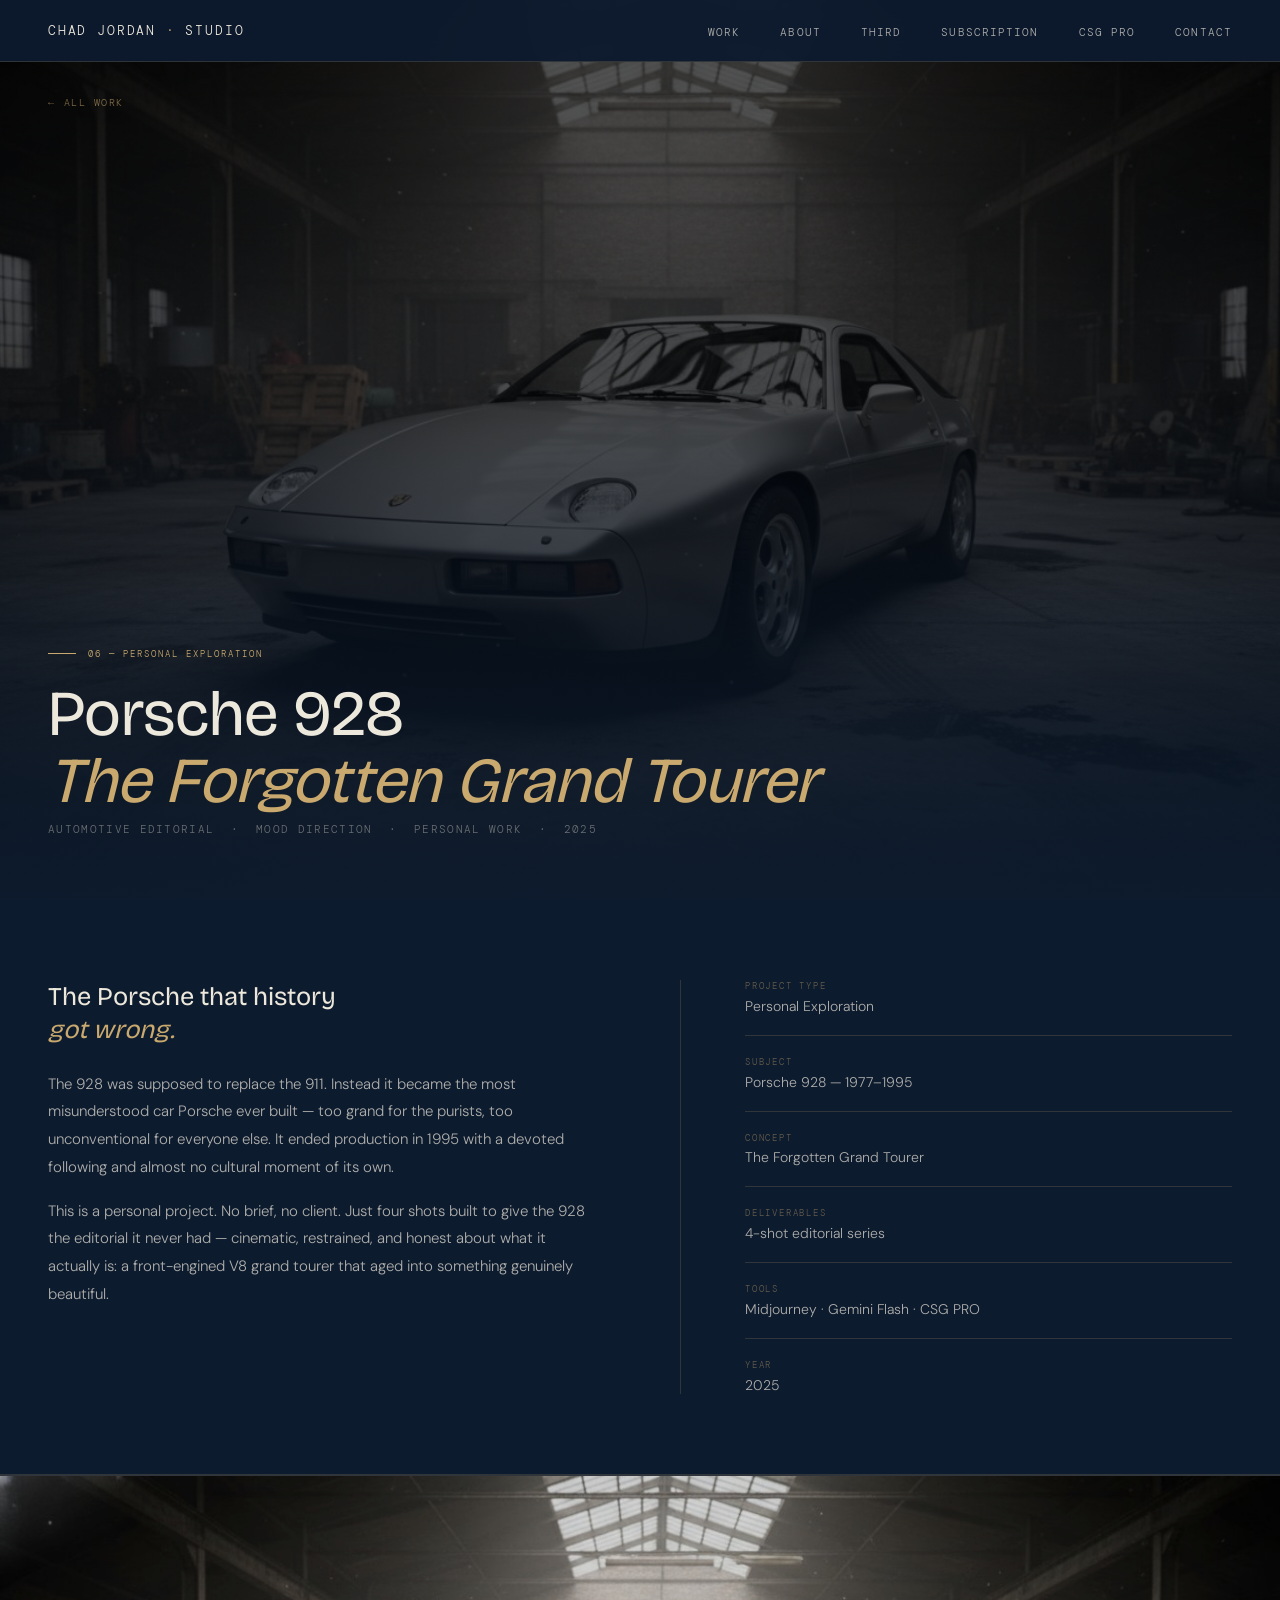
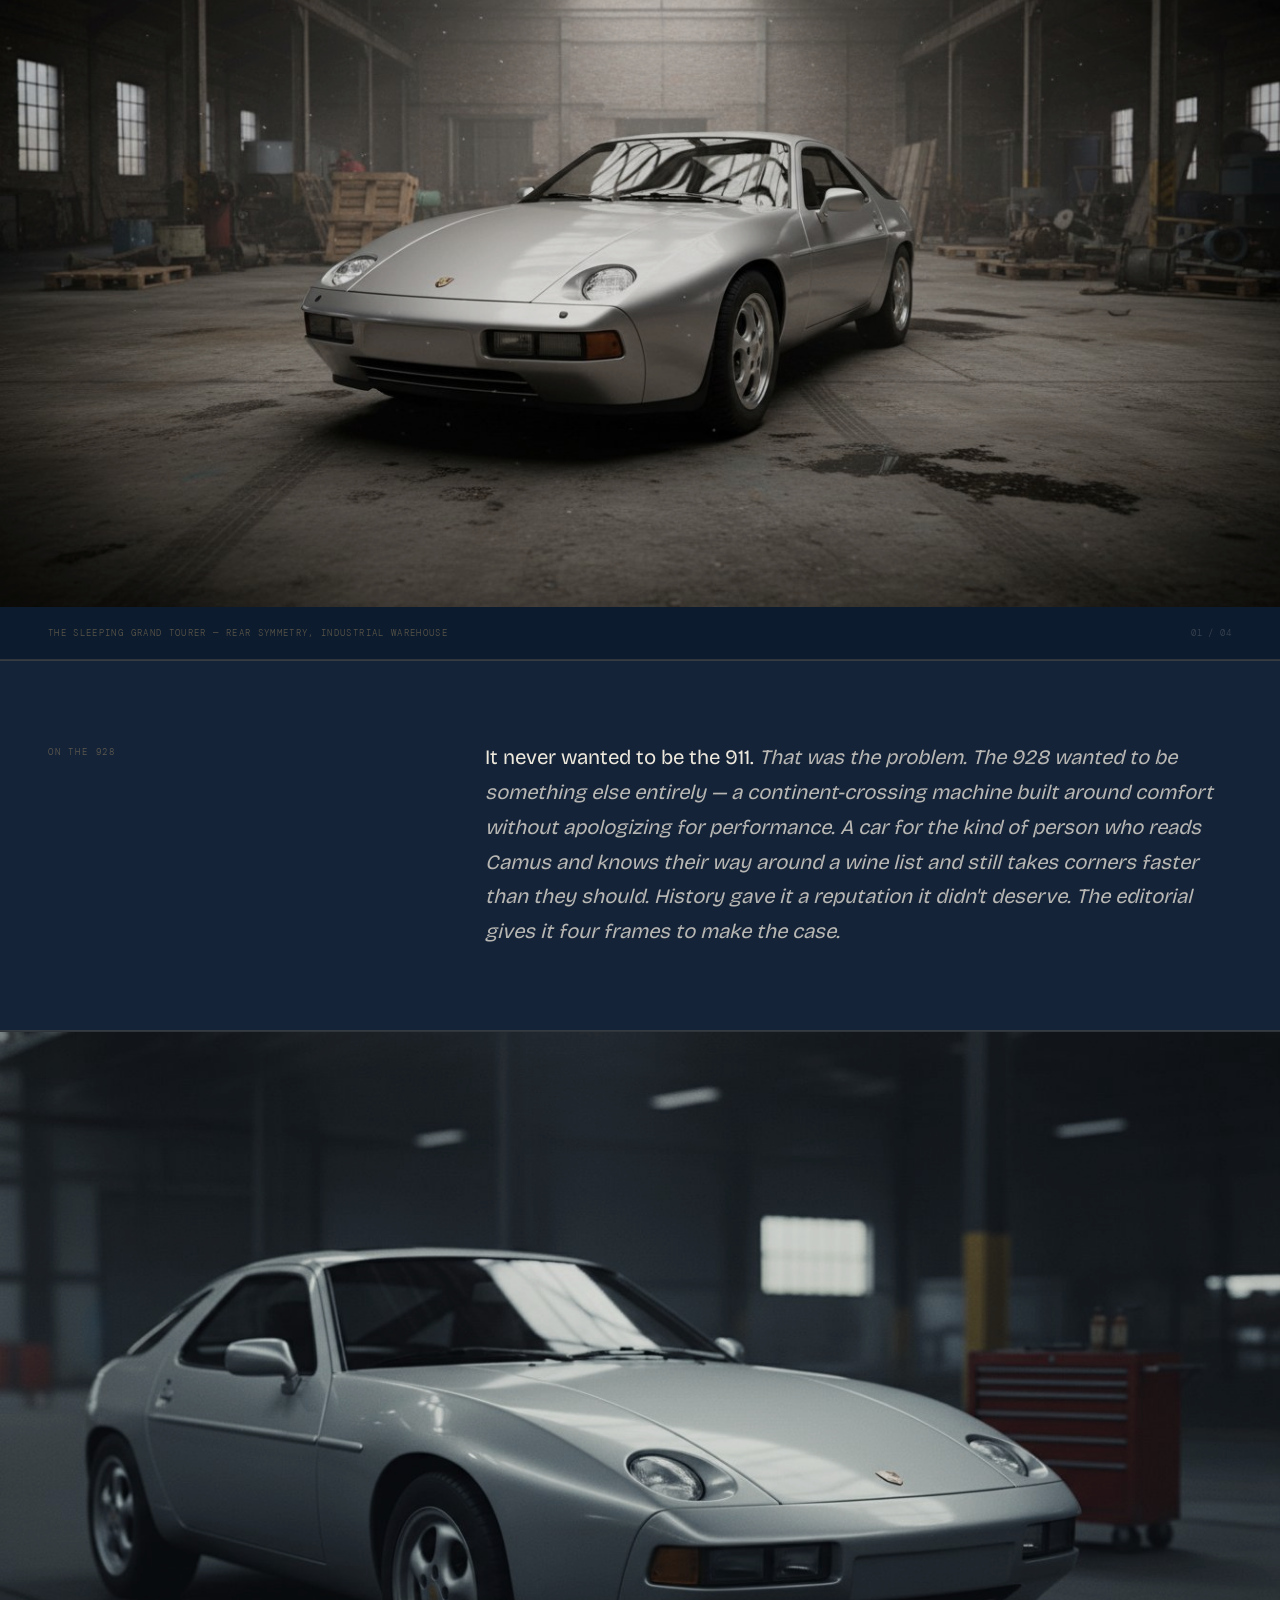
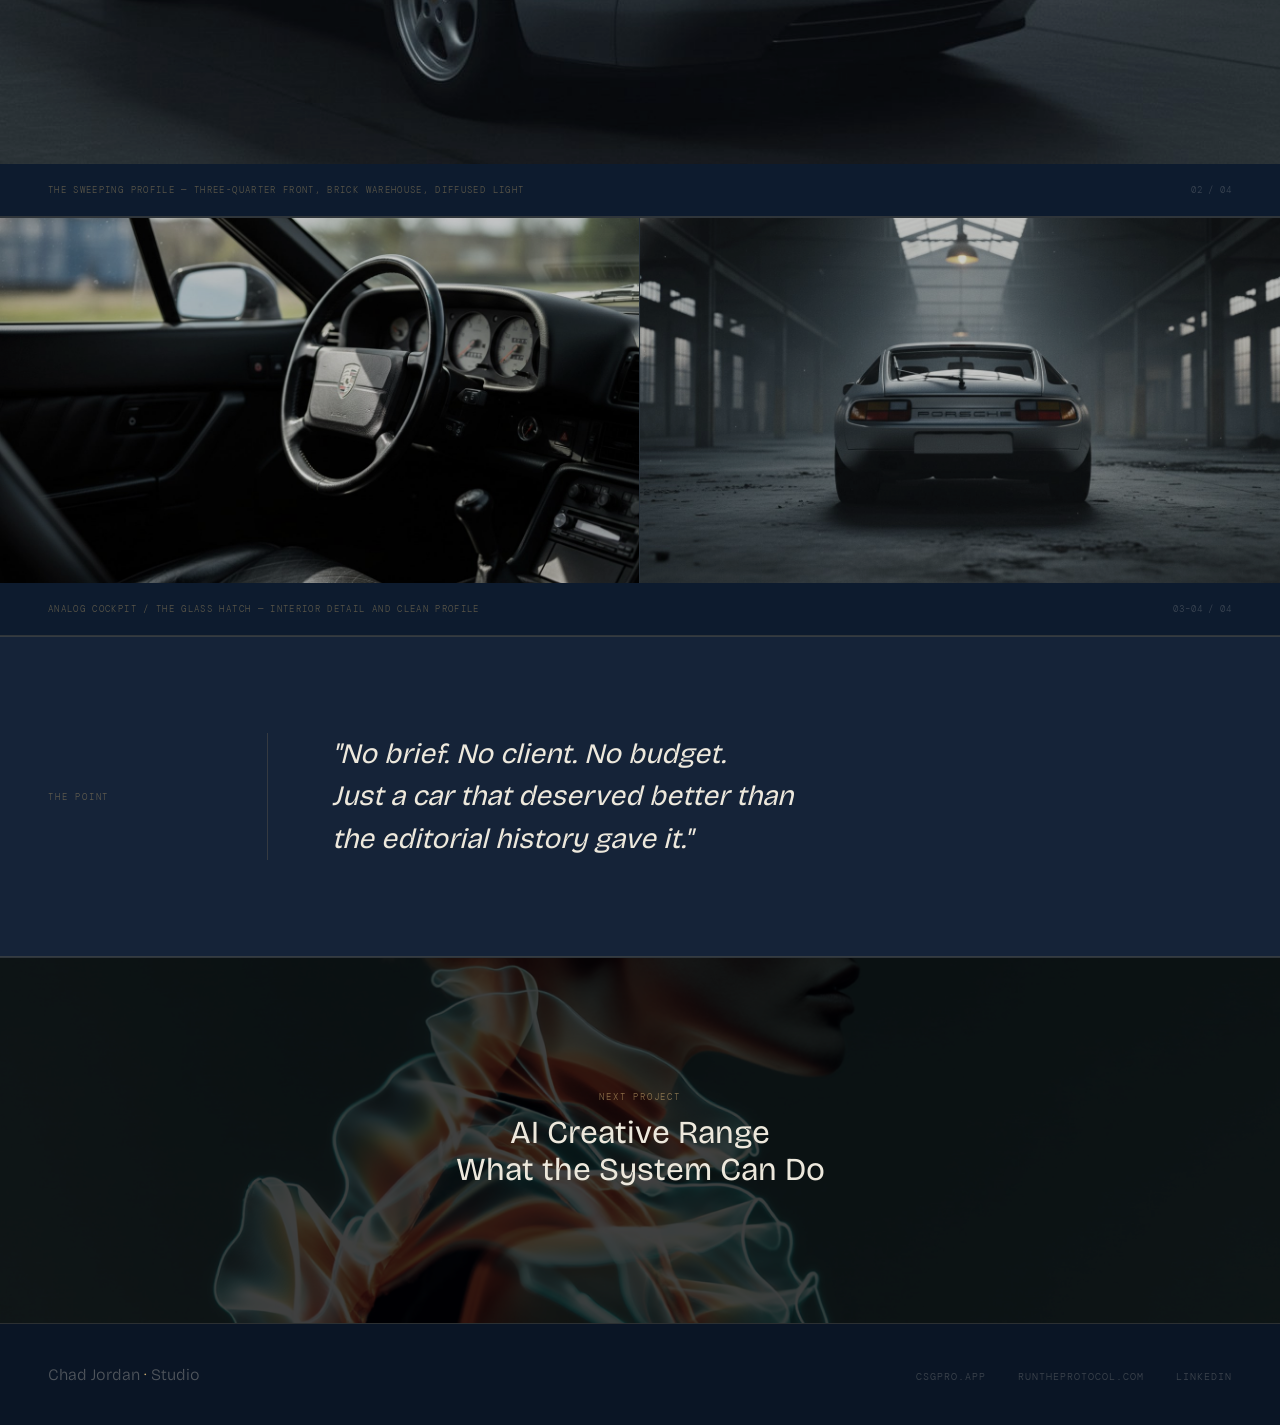
<file: porsche.html>
<!DOCTYPE html>
<html lang="en">
<head>
<meta charset="UTF-8">
<meta name="viewport" content="width=device-width, initial-scale=1.0">
<meta name="format-detection" content="telephone=no">
<title>Porsche 928 — Chad Jordan · Studio</title>
<meta name="description" content="The Forgotten Grand Tourer. A personal editorial exploration — four shots, one car, the Porsche that history got wrong.">
<link rel="preconnect" href="https://fonts.googleapis.com">
<link href="https://fonts.googleapis.com/css2?family=Bricolage+Grotesque:opsz,wght@12..96,300;12..96,400;12..96,500;12..96,600;12..96,700;12..96,800&family=DM+Mono:wght@300;400&family=DM+Sans:wght@300;400&display=swap" rel="stylesheet">
<link rel="stylesheet" href="style.css?v=10">
<style>
.cs-hero{position:relative;height:100vh;overflow:hidden;display:flex;flex-direction:column;justify-content:flex-end;}
.cs-hero-img{position:absolute;inset:0;width:100%;height:100%;object-fit:cover;object-position:center center;filter:brightness(0.35) saturate(0.7);}
.cs-hero-overlay{position:absolute;inset:0;background:linear-gradient(to top,rgba(13,27,46,0.98) 0%,rgba(13,27,46,0.15) 55%,transparent 100%);}
.cs-hero-content{position:relative;z-index:1;padding:0 3rem 4rem;}
.cs-back{position:absolute;top:6rem;left:3rem;z-index:2;font-family:'DM Mono',monospace;font-size:10px;letter-spacing:0.15em;text-transform:uppercase;color:rgba(201,169,110,0.6);text-decoration:none;display:flex;align-items:center;gap:0.5rem;transition:color 0.2s;}
.cs-back:hover{color:var(--gold);}
.cs-back::before{content:'←';}
.cs-category{font-family:'DM Mono',monospace;font-size:9px;letter-spacing:0.22em;text-transform:uppercase;color:var(--gold);margin-bottom:1.25rem;display:flex;align-items:center;gap:0.75rem;}
.cs-category::before{content:'';display:inline-block;width:28px;height:0.5px;background:var(--gold);}
.cs-title{font-family:'Bricolage Grotesque',sans-serif;font-size:clamp(2.5rem,5vw,5rem);font-weight:400;line-height:1.05;color:var(--white);margin-bottom:0.5rem;}
.cs-title em{font-style:italic;color:var(--gold);}
.cs-subtitle{font-family:'DM Mono',monospace;font-size:11px;letter-spacing:0.12em;text-transform:uppercase;color:rgba(237,232,220,0.4);}

/* BRIEF - single column for personal project */
.cs-brief-single{
  display:grid;
  grid-template-columns:1fr 1fr;
  gap:5rem;
  padding:5rem 3rem;
  border-bottom:0.5px solid var(--gold-rule);
}
.cs-brief-left h2{font-family:'Bricolage Grotesque',sans-serif;font-size:clamp(1.4rem,2vw,1.9rem);font-weight:400;color:var(--white);line-height:1.3;margin-bottom:1.5rem;}
.cs-brief-left h2 em{font-style:italic;color:var(--gold);}
.cs-brief-left p{font-size:15px;line-height:1.85;color:var(--white-dim);margin-bottom:1rem;}
.cs-brief-right{display:flex;flex-direction:column;gap:0;border-left:0.5px solid var(--gold-rule);padding-left:4rem;justify-content:center;}
.cs-meta-row{display:flex;flex-direction:column;gap:0.3rem;padding:1.25rem 0;border-bottom:0.5px solid var(--gold-rule);}
.cs-meta-row:first-child{padding-top:0;}
.cs-meta-row:last-child{border-bottom:none;padding-bottom:0;}
.cs-meta-label{font-family:'DM Mono',monospace;font-size:9px;letter-spacing:0.2em;text-transform:uppercase;color:rgba(201,169,110,0.45);}
.cs-meta-value{font-size:14px;color:var(--white-dim);}

.cs-image-full{width:100%;display:block;border-top:0.5px solid var(--gold-rule);}
.cs-image-full img{width:100%;display:block;filter:brightness(0.88) saturate(0.8);transition:filter 0.5s;}
.cs-image-full img:hover{filter:brightness(1) saturate(0.95);}
.cs-image-caption{padding:1.25rem 3rem;border-bottom:0.5px solid var(--gold-rule);display:flex;justify-content:space-between;align-items:center;}
.cs-caption-text{font-family:'DM Mono',monospace;font-size:9px;letter-spacing:0.15em;text-transform:uppercase;color:rgba(201,169,110,0.4);}
.cs-caption-num{font-family:'DM Mono',monospace;font-size:9px;letter-spacing:0.1em;color:rgba(237,232,220,0.2);}

.cs-image-pair{display:grid;grid-template-columns:1fr 1fr;border-top:0.5px solid var(--gold-rule);}
.cs-image-pair img{width:100%;display:block;border-right:0.5px solid var(--gold-rule);filter:brightness(0.82) saturate(0.75);transition:filter 0.5s;}
.cs-image-pair img:last-child{border-right:none;}
.cs-image-pair img:hover{filter:brightness(1) saturate(0.95);}

/* EDITORIAL TEXT BREAK */
.cs-text-break{
  padding:5rem 3rem;
  border-top:0.5px solid var(--gold-rule);
  border-bottom:0.5px solid var(--gold-rule);
  background:var(--navy-mid);
  display:grid;
  grid-template-columns:1fr 2fr;
  gap:4rem;
  align-items:start;
}
.cs-text-label{
  font-family:'DM Mono',monospace;
  font-size:9px;
  letter-spacing:0.2em;
  text-transform:uppercase;
  color:rgba(201,169,110,0.4);
  padding-top:0.3rem;
}
.cs-text-body{
  font-family:'Bricolage Grotesque',sans-serif;
  font-size:clamp(1.1rem,1.6vw,1.4rem);
  font-weight:400;
  line-height:1.7;
  color:rgba(237,232,220,0.75);
  font-style:italic;
}
.cs-text-body strong{
  font-style:normal;
  color:var(--white);
  font-weight:400;
}

.cs-insight{padding:6rem 3rem;border-top:0.5px solid var(--gold-rule);border-bottom:0.5px solid var(--gold-rule);display:grid;grid-template-columns:220px 1fr;gap:4rem;align-items:center;background:var(--navy-mid);}
.cs-insight-label{font-family:'DM Mono',monospace;font-size:9px;letter-spacing:0.2em;text-transform:uppercase;color:rgba(201,169,110,0.4);border-right:0.5px solid var(--gold-rule);padding-right:4rem;align-self:stretch;display:flex;align-items:center;}
.cs-insight-text{font-family:'Bricolage Grotesque',sans-serif;font-size:clamp(1.4rem,2.2vw,2rem);font-weight:400;line-height:1.5;color:var(--white);font-style:italic;}

/* END OF WORK — links back to home */
.cs-end{
  display:block;
  text-decoration:none;
  position:relative;
  overflow:hidden;
  aspect-ratio:21/6;
  border-top:0.5px solid var(--gold-rule);
}
.cs-end-bg{width:100%;height:100%;object-fit:cover;position:absolute;inset:0;filter:brightness(0.25) saturate(0.6);transition:filter 0.6s,transform 0.7s;}
.cs-end:hover .cs-end-bg{filter:brightness(0.4) saturate(0.8);transform:scale(1.03);}
.cs-end-overlay{position:absolute;inset:0;display:flex;flex-direction:column;justify-content:center;align-items:center;text-align:center;}
.cs-end-label{font-family:'DM Mono',monospace;font-size:9px;letter-spacing:0.2em;text-transform:uppercase;color:rgba(201,169,110,0.6);margin-bottom:0.75rem;}
.cs-end-title{font-family:'Bricolage Grotesque',sans-serif;font-size:clamp(1.5rem,2.5vw,2.5rem);font-weight:400;color:var(--white);line-height:1.15;}

@media(max-width:900px){
  .cs-hero-content{padding:0 1.5rem 3rem;}
  .cs-back{left:1.5rem;}
  .cs-brief-single{grid-template-columns:1fr;gap:3rem;padding:4rem 1.5rem;}
  .cs-brief-right{border-left:none;padding-left:0;border-top:0.5px solid var(--gold-rule);padding-top:2rem;}
  .cs-image-pair{grid-template-columns:1fr;}
  .cs-text-break{grid-template-columns:1fr;gap:1.5rem;padding:4rem 1.5rem;}
  .cs-insight{grid-template-columns:1fr;gap:1.5rem;padding:4rem 1.5rem;}
  .cs-insight-label{border-right:none;padding-right:0;align-self:auto;}
  .cs-image-caption{padding:1rem 1.5rem;}
}

</style>
</head>
<body>

<nav>
  <a href="index.html" class="logo">Chad Jordan <span>·</span> Studio</a>
  <ul class="nav-links">
    <li><a href="index.html#work">Work</a></li>
    <li><a href="about.html">About</a></li>
    <li><a href="third.html">THIRD</a></li>
    <li><a href="subscription.html">Subscription</a></li>
    <li><a href="csgpro.html">CSG Pro</a></li>
    <li><a href="mailto:chad@justbejack.com">Contact</a></li>
  </ul>
  <button class="nav-toggle" id="nav-toggle" aria-label="Menu">
    <span></span><span></span><span></span>
  </button>
</nav>

<div class="nav-overlay" id="nav-overlay">
  <button class="nav-overlay-x" id="nav-overlay-x" aria-label="Close menu">✕</button>
  <ul class="nav-overlay-links">
    <li><a href="index.html#work">Work</a></li>
    <li><a href="about.html">About</a></li>
    <li><a href="third.html">THIRD</a></li>
    <li><a href="subscription.html">Subscription</a></li>
    <li><a href="csgpro.html">CSG Pro</a></li>
    <li><a href="mailto:chad@justbejack.com">Contact</a></li>
  </ul>
</div>

<!-- HERO -->
<section class="cs-hero">
  <a href="index.html#work" class="cs-back">All Work</a>
  <img class="cs-hero-img" src="images/porsche928/p_sleeping.png" alt="Porsche 928 — The Sleeping Grand Tourer — rear view in foggy industrial warehouse">
  <div class="cs-hero-overlay"></div>
  <div class="cs-hero-content">
    <div class="cs-category">06 — Personal Exploration</div>
    <h1 class="cs-title">Porsche 928<br><em>The Forgotten Grand Tourer</em></h1>
    <div class="cs-subtitle">Automotive Editorial &nbsp;·&nbsp; Mood Direction &nbsp;·&nbsp; Personal Work &nbsp;·&nbsp; 2025</div>
  </div>
</section>

<!-- BRIEF -->
<section class="cs-brief-single reveal">
  <div class="cs-brief-left">
    <h2>The Porsche that history<br><em>got wrong.</em></h2>
    <p>The 928 was supposed to replace the 911. Instead it became the most misunderstood car Porsche ever built — too grand for the purists, too unconventional for everyone else. It ended production in 1995 with a devoted following and almost no cultural moment of its own.</p>
    <p>This is a personal project. No brief, no client. Just four shots built to give the 928 the editorial it never had — cinematic, restrained, and honest about what it actually is: a front-engined V8 grand tourer that aged into something genuinely beautiful.</p>
  </div>
  <div class="cs-brief-right">
    <div class="cs-meta-row">
      <span class="cs-meta-label">Project Type</span>
      <span class="cs-meta-value">Personal Exploration</span>
    </div>
    <div class="cs-meta-row">
      <span class="cs-meta-label">Subject</span>
      <span class="cs-meta-value">Porsche 928 — 1977–1995</span>
    </div>
    <div class="cs-meta-row">
      <span class="cs-meta-label">Concept</span>
      <span class="cs-meta-value">The Forgotten Grand Tourer</span>
    </div>
    <div class="cs-meta-row">
      <span class="cs-meta-label">Deliverables</span>
      <span class="cs-meta-value">4-shot editorial series</span>
    </div>
    <div class="cs-meta-row">
      <span class="cs-meta-label">Tools</span>
      <span class="cs-meta-value">Midjourney · Gemini Flash · CSG PRO</span>
    </div>
    <div class="cs-meta-row">
      <span class="cs-meta-label">Year</span>
      <span class="cs-meta-value">2025</span>
    </div>
  </div>
</section>

<!-- THE SLEEPING GRAND TOURER -->
<div class="cs-image-full reveal">
  <img src="images/porsche928/p_sleeping.png" alt="The Sleeping Grand Tourer — Porsche 928 rear view in abandoned warehouse">
</div>
<div class="cs-image-caption">
  <span class="cs-caption-text">The Sleeping Grand Tourer — Rear symmetry, industrial warehouse</span>
  <span class="cs-caption-num">01 / 04</span>
</div>

<!-- TEXT BREAK -->
<div class="cs-text-break reveal">
  <div class="cs-text-label">On the 928</div>
  <p class="cs-text-body">
    <strong>It never wanted to be the 911.</strong> That was the problem. The 928 wanted to be something else entirely — a continent-crossing machine built around comfort without apologizing for performance. A car for the kind of person who reads Camus and knows their way around a wine list and still takes corners faster than they should. History gave it a reputation it didn't deserve. The editorial gives it four frames to make the case.
  </p>
</div>

<!-- SWEEPING PROFILE -->
<div class="cs-image-full reveal">
  <img src="images/porsche928/p_profile.png" alt="The Sweeping Profile — Porsche 928 three-quarter front in industrial warehouse">
</div>
<div class="cs-image-caption">
  <span class="cs-caption-text">The Sweeping Profile — Three-quarter front, brick warehouse, diffused light</span>
  <span class="cs-caption-num">02 / 04</span>
</div>

<!-- PAIR: COCKPIT / GARAGE -->
<div class="cs-image-pair reveal">
  <img src="images/porsche928/p_cockpit.png" alt="Analog Cockpit — Porsche 928 steering wheel and instrument cluster">
  <img src="images/porsche928/p_garage.png" alt="The Glass Hatch — Porsche 928 sweeping profile in clean garage">
</div>
<div class="cs-image-caption">
  <span class="cs-caption-text">Analog Cockpit / The Glass Hatch — Interior detail and clean profile</span>
  <span class="cs-caption-num">03–04 / 04</span>
</div>

<!-- INSIGHT -->
<section class="cs-insight reveal">
  <div class="cs-insight-label">The Point</div>
  <p class="cs-insight-text">
    "No brief. No client. No budget.<br>
    Just a car that deserved better than<br>
    the editorial history gave it."
  </p>
</section>

<!-- NEXT — AI RANGE GALLERY -->
<a href="gallery.html" class="cs-end">
  <img class="cs-end-bg" src="images/gallery/gal_fashion_energy.png" alt="AI Creative Range gallery">
  <div class="cs-end-overlay">
    <div class="cs-end-label">Next Project</div>
    <div class="cs-end-title">AI Creative Range<br>What the System Can Do</div>
  </div>
</a>

<footer>
  <span class="footer-name">Chad Jordan <span>·</span> Studio</span>
  <ul class="footer-links">
    <li><a href="https://csgpro.app" target="_blank">csgpro.app</a></li>
    <li><a href="https://runtheprotocol.com" target="_blank">runtheprotocol.com</a></li>
    <li><a href="https://linkedin.com/in/chad-jordan-388ab624" target="_blank">LinkedIn</a></li>
  </ul>
</footer>

<script>
const navToggle = document.getElementById("nav-toggle");
const navOverlay = document.getElementById("nav-overlay");
const navOverlayX = document.getElementById("nav-overlay-x");
function closeNav(){
  navToggle.classList.remove("open");
  navOverlay.classList.remove("open");
}
function openNav(){
  navToggle.classList.add("open");
  navOverlay.classList.add("open");
}
if(navToggle){
  navToggle.addEventListener("click", function(){
    navOverlay.classList.contains("open") ? closeNav() : openNav();
  });
}
if(navOverlayX){
  navOverlayX.addEventListener("click", closeNav);
}
if(navOverlay){
  navOverlay.querySelectorAll("a").forEach(function(link){
    link.addEventListener("click", closeNav);
  });
}
const observer = new IntersectionObserver((entries) => {
  entries.forEach(e => {
    if(e.isIntersecting){e.target.classList.add('visible');observer.unobserve(e.target);}
  });
},{threshold:0.08});
document.querySelectorAll('.reveal').forEach(el => observer.observe(el));
</script>
</body>
</html>
</file>
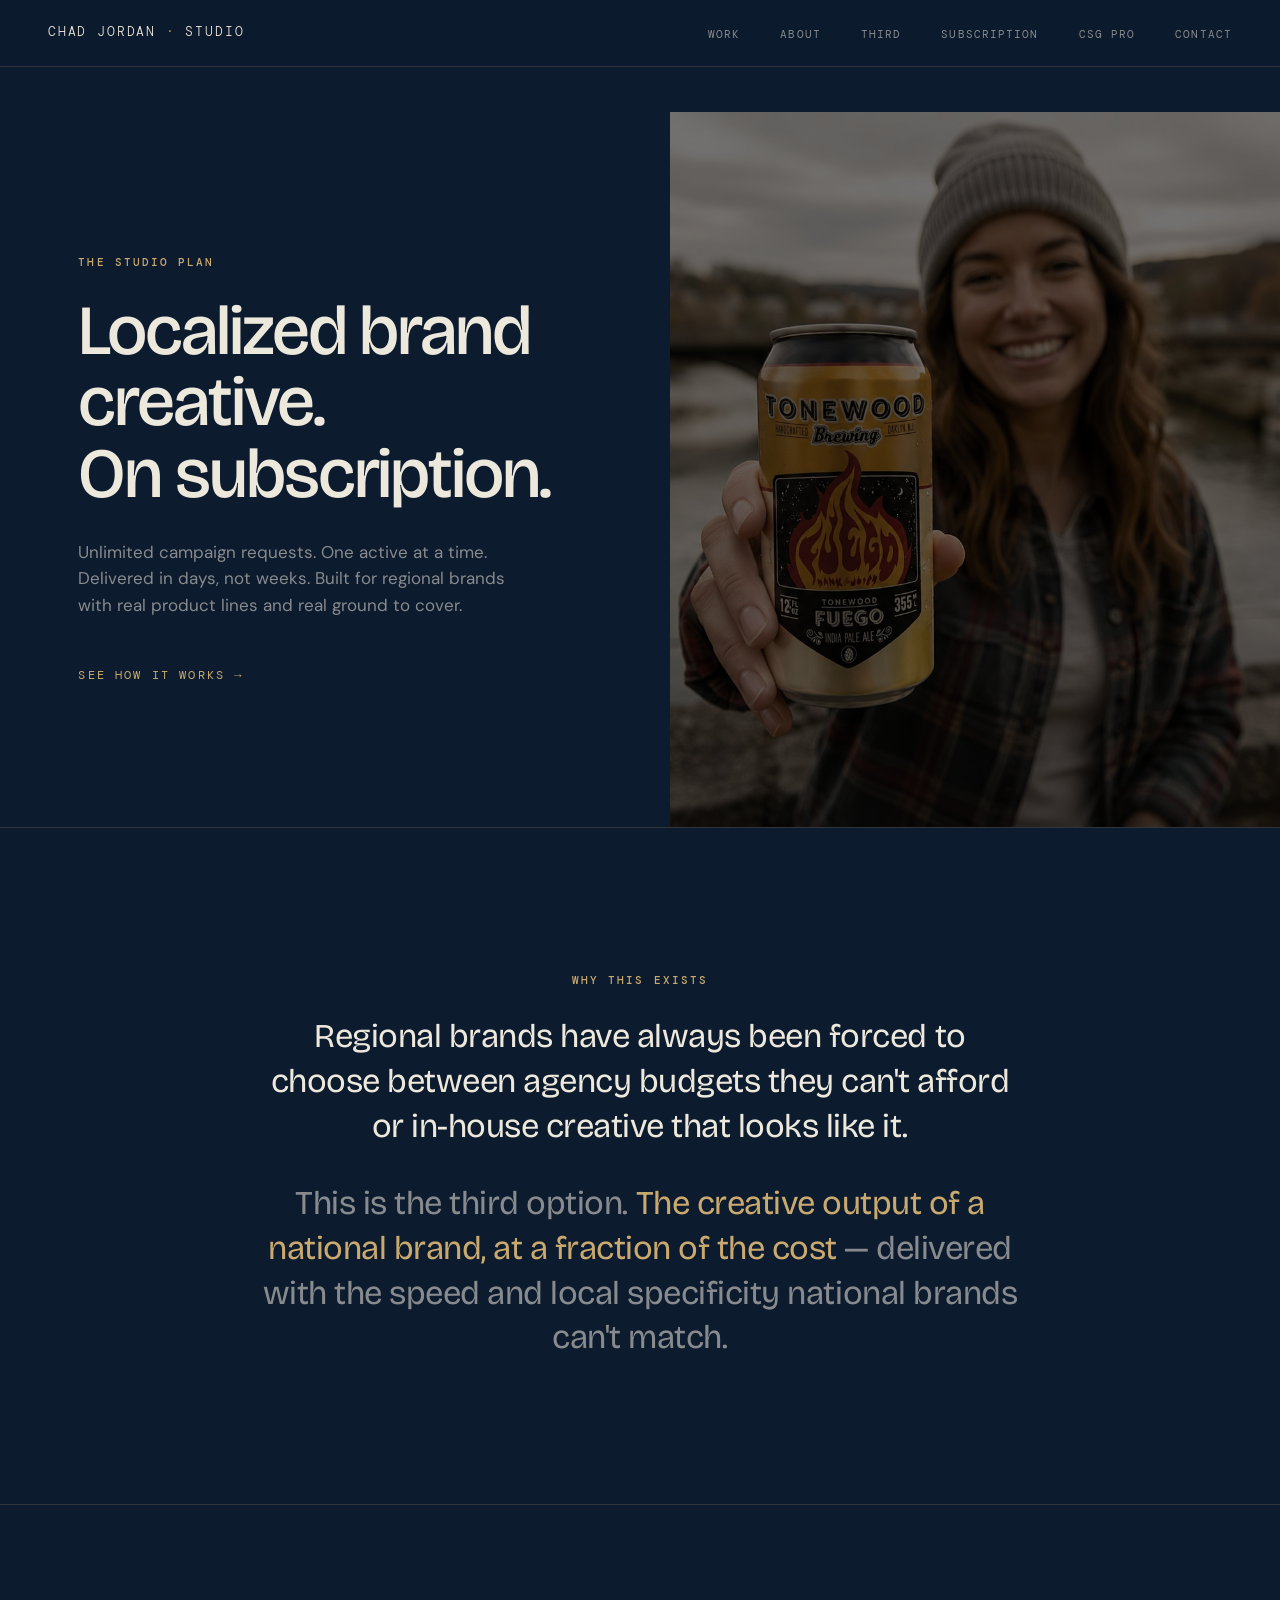
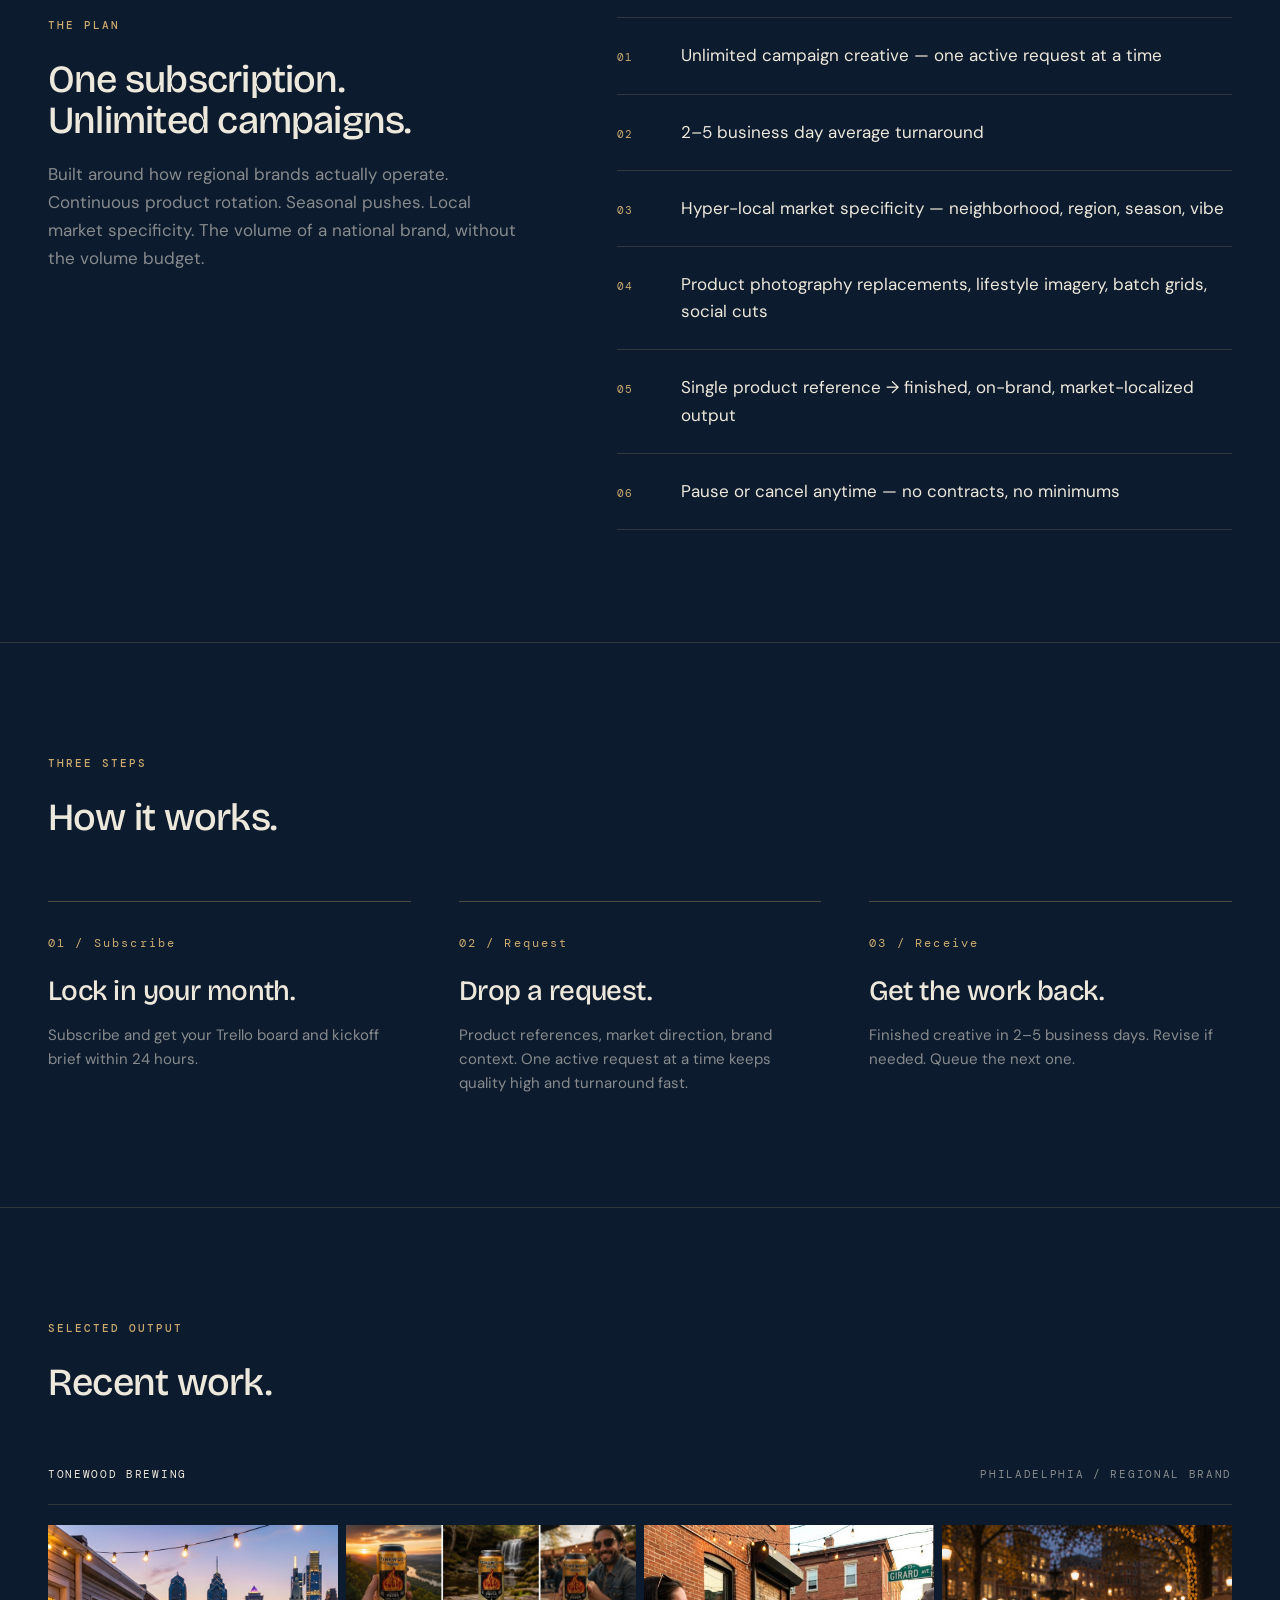
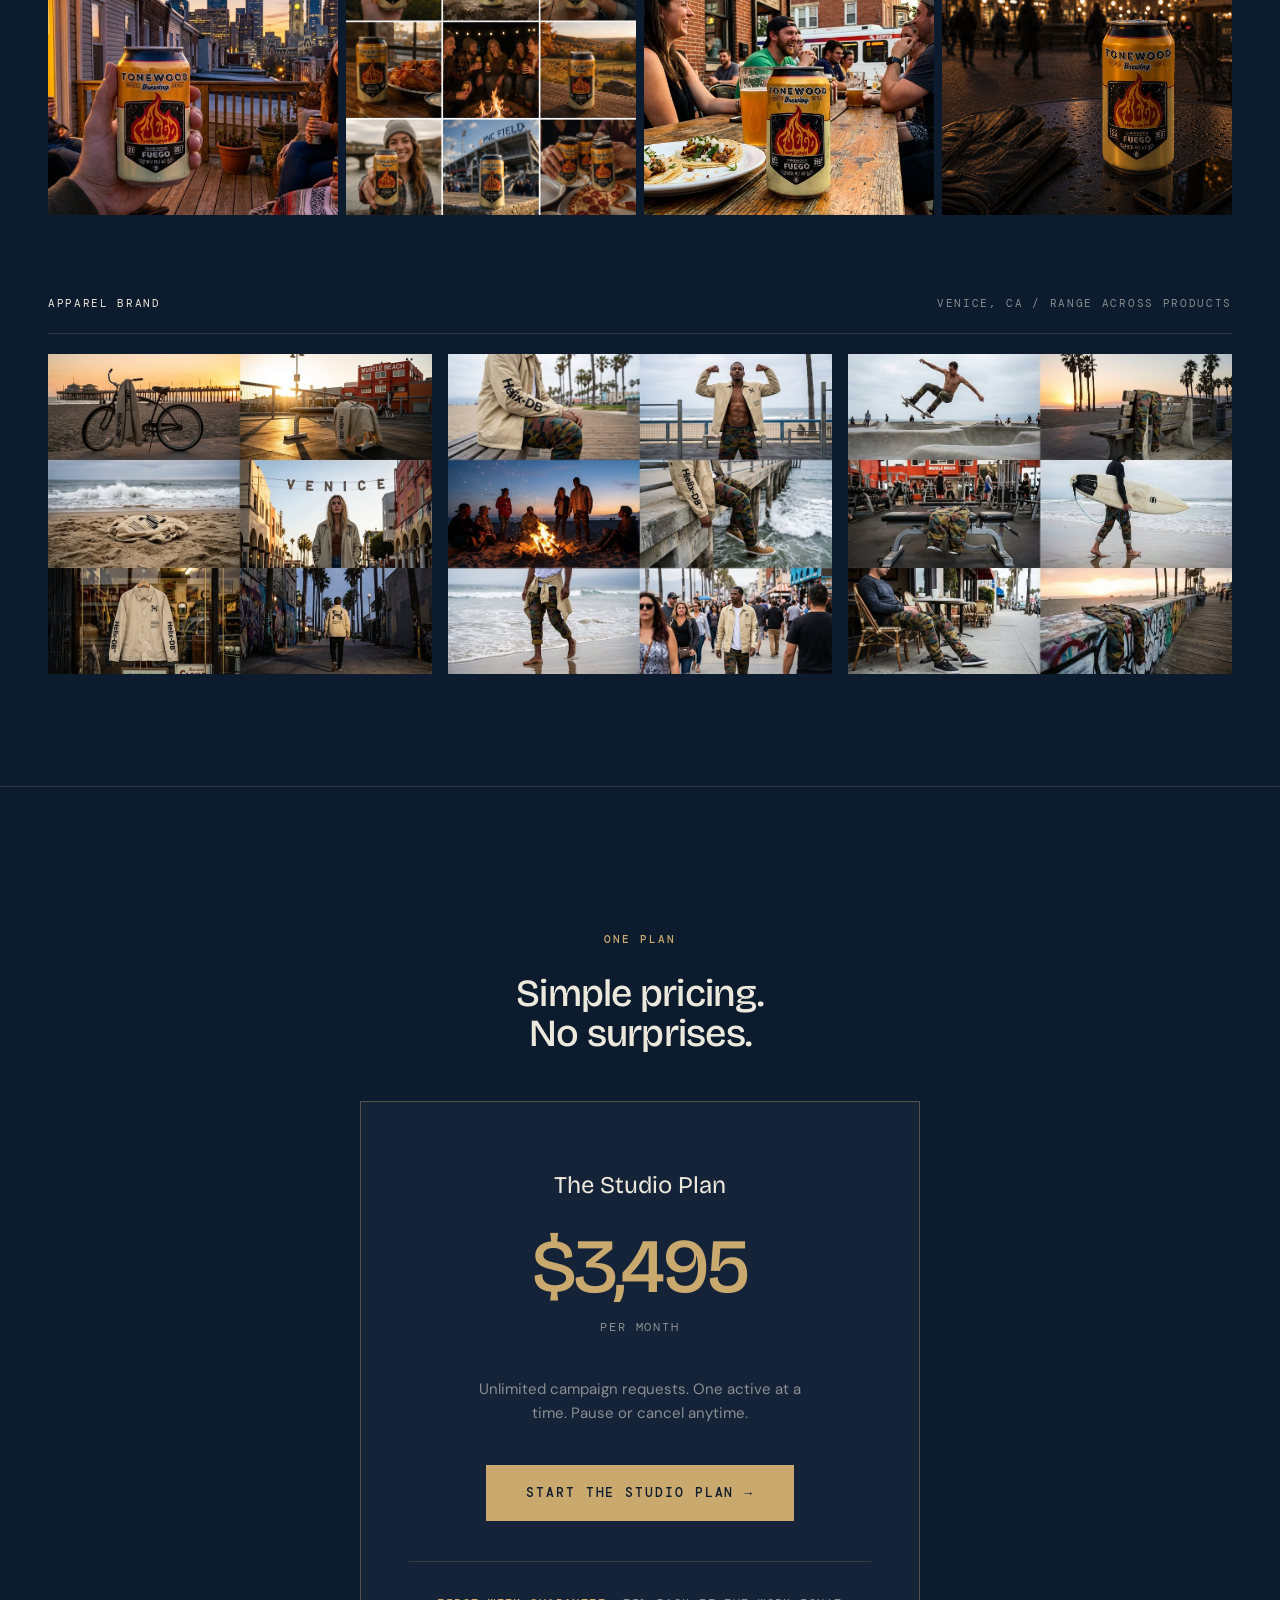
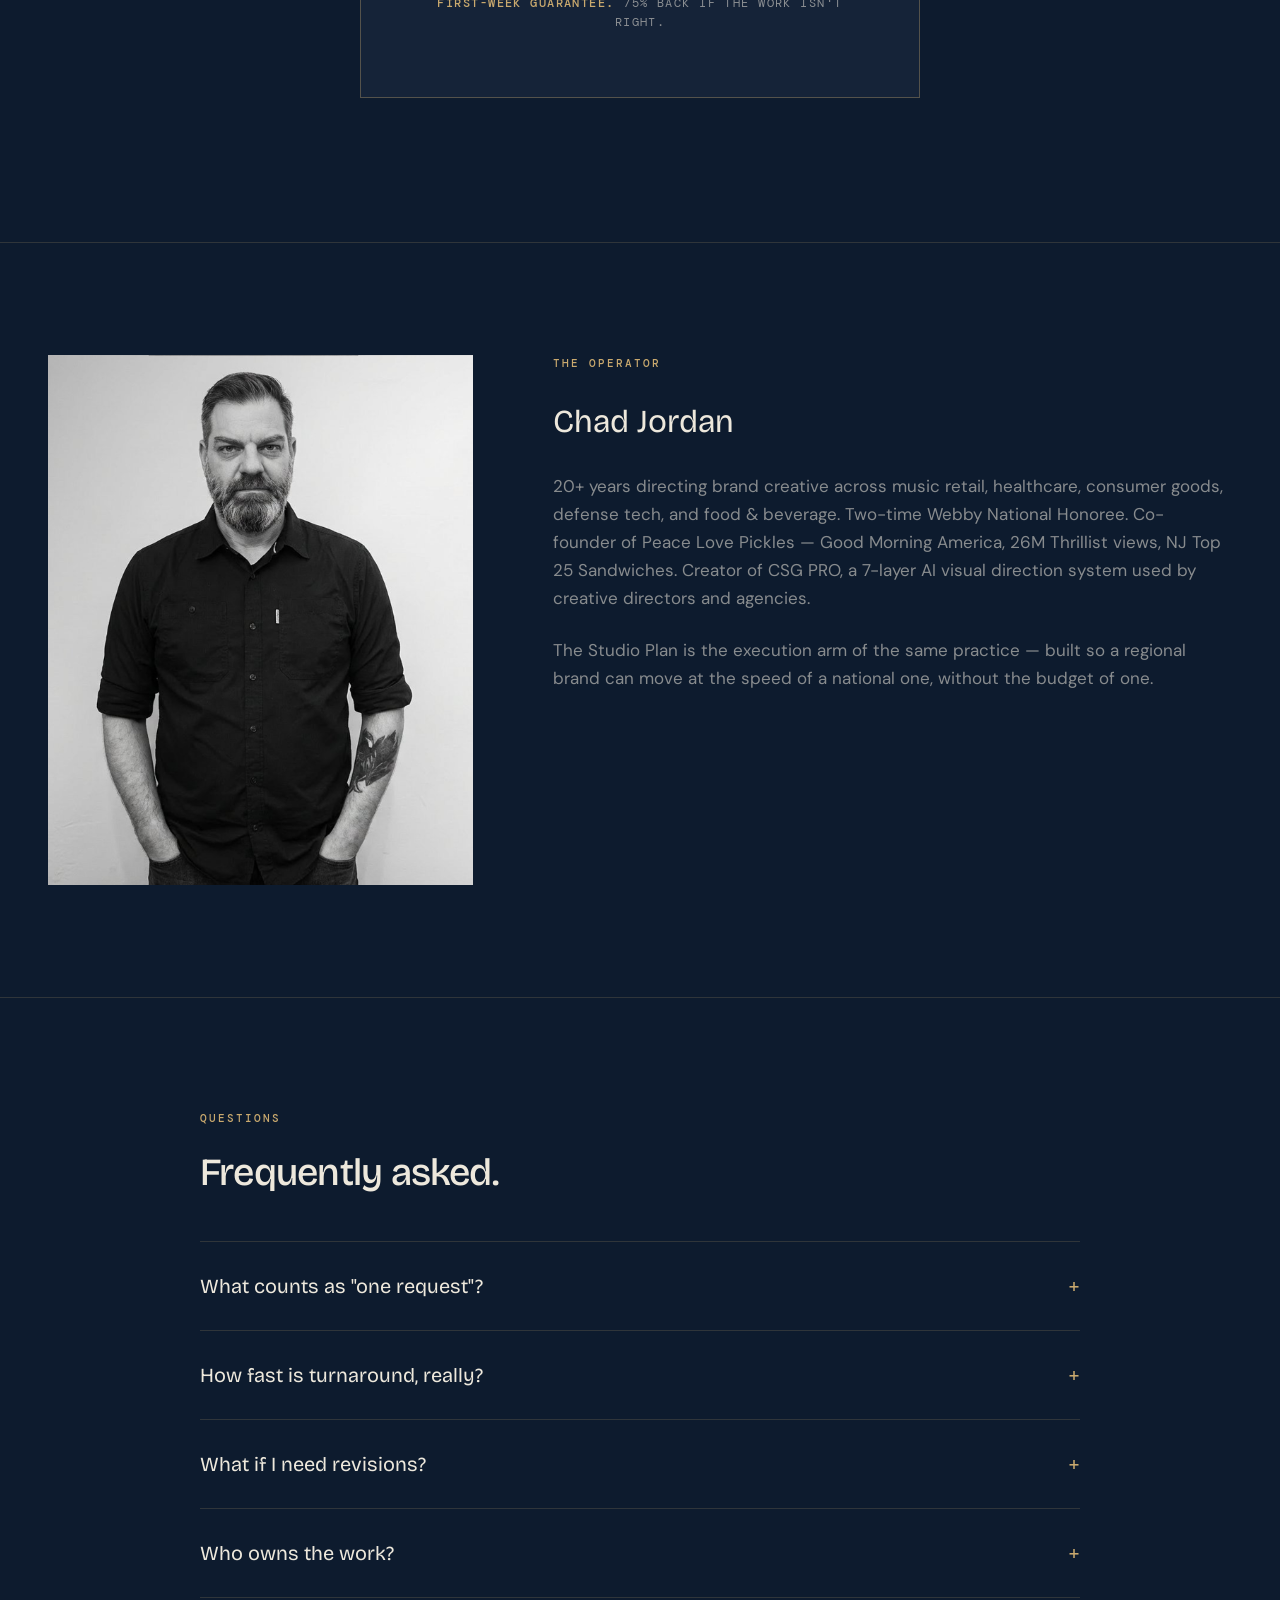
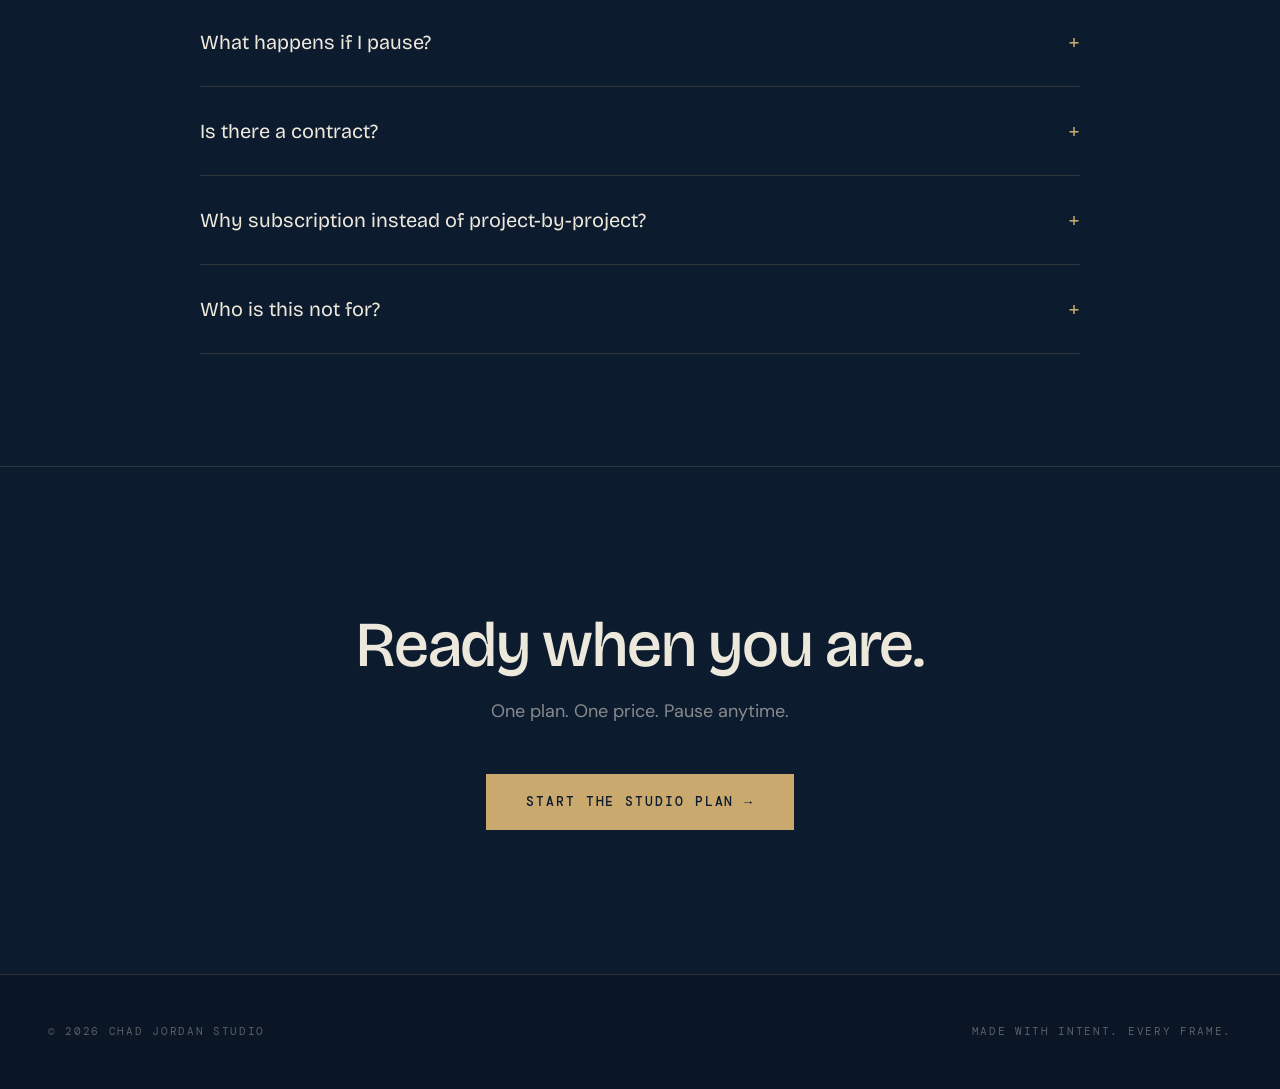
<file: subscription.html>
<!DOCTYPE html>
<html lang="en">
<head>
<meta charset="UTF-8">
<meta name="viewport" content="width=device-width, initial-scale=1.0">
<title>The Studio Plan — Chad Jordan</title>
<meta name="description" content="Localized brand creative on subscription. Unlimited campaign requests. Built for regional brands.">

<link rel="preconnect" href="https://fonts.googleapis.com">
<link rel="preconnect" href="https://fonts.gstatic.com" crossorigin>
<link href="https://fonts.googleapis.com/css2?family=Bricolage+Grotesque:opsz,wght@12..96,400;12..96,500;12..96,600;12..96,700&family=DM+Mono:wght@400;500&family=DM+Sans:wght@400;500&display=swap" rel="stylesheet">

<link rel="stylesheet" href="style.css?v=10">

<style>
  /* ============================================
     SUBSCRIPTION PAGE — page-specific styles
     Inherits design tokens from style.css
     ============================================ */

  :root {
    --navy: #0d1b2e;
    --navy-mid: #152338;
    --gold: #c9a96e;
    --gold-rule: rgba(201,169,110,0.18);
    --gold-rule-strong: rgba(201,169,110,0.35);
    --white: #ede8dc;
    --white-dim: rgba(237,232,220,0.55);
    --white-faint: rgba(237,232,220,0.35);
  }

  * { box-sizing: border-box; margin: 0; padding: 0; }

  body {
    background: var(--navy);
    color: var(--white);
    font-family: 'DM Sans', sans-serif;
    font-weight: 400;
    line-height: 1.6;
    -webkit-font-smoothing: antialiased;
    -moz-osx-font-smoothing: grayscale;
  }

  /* ---------- NAV ---------- */
  /* Nav styling inherited from style.css — matches the rest of the site */

  /* ---------- TYPOGRAPHY ---------- */
  .eyebrow {
    font-family: 'DM Mono', monospace;
    font-size: 0.7rem;
    font-weight: 500;
    color: var(--gold);
    text-transform: uppercase;
    letter-spacing: 0.18em;
    margin-bottom: 1.5rem;
  }

  h1, h2, h3 {
    font-family: 'Bricolage Grotesque', serif;
    font-weight: 500;
    letter-spacing: -0.02em;
    line-height: 1.05;
  }

  .h-display {
    font-size: clamp(2.5rem, 5.5vw, 4.75rem);
    line-height: 1.02;
    letter-spacing: -0.03em;
  }

  .h-section {
    font-size: clamp(1.75rem, 3vw, 2.5rem);
    margin-bottom: 1.25rem;
  }

  .sub {
    font-size: 1.0625rem;
    color: var(--white-dim);
    max-width: 38ch;
    line-height: 1.55;
  }

  .body-lg {
    font-size: 1.0625rem;
    line-height: 1.65;
    max-width: 62ch;
  }

  /* ---------- LAYOUT PRIMITIVES ---------- */
  .section {
    padding: 7rem 3rem;
    border-bottom: 0.5px solid var(--gold-rule);
  }
  .container { max-width: 1280px; margin: 0 auto; }
  .container-narrow { max-width: 880px; margin: 0 auto; }

  /* ---------- HERO ---------- */
  .hero {
    padding-top: 7rem;
    min-height: 92vh;
    display: grid;
    grid-template-columns: 1.1fr 1fr;
    align-items: stretch;
    border-bottom: 0.5px solid var(--gold-rule);
  }
  .hero-text {
    padding: 5rem 3rem 5rem 3rem;
    display: flex;
    flex-direction: column;
    justify-content: center;
    max-width: 640px;
    margin-left: auto;
  }
  .hero-image {
    background-image: url('images/subscription-hero.png');
    background-size: cover;
    background-position: center;
    position: relative;
    min-height: 70vh;
  }
  .hero-image::after {
    content: '';
    position: absolute;
    inset: 0;
    pointer-events: none;
    background: transparent;
  }
  .hero-cta {
    margin-top: 3rem;
    font-family: 'DM Mono', monospace;
    font-size: 0.75rem;
    color: var(--gold);
    text-transform: uppercase;
    letter-spacing: 0.18em;
    text-decoration: none;
    display: inline-flex;
    align-items: center;
    gap: 0.6rem;
    transition: gap 0.3s ease, color 0.3s ease;
  }
  .hero-cta:hover { gap: 1rem; color: var(--white); }

  /* ---------- UNFAIR ADVANTAGE FRAME ---------- */
  .frame {
    padding: 9rem 3rem;
    text-align: center;
    border-bottom: 0.5px solid var(--gold-rule);
    background: var(--navy);
  }
  .frame .container-narrow { max-width: 760px; }
  .frame p {
    font-family: 'Bricolage Grotesque', serif;
    font-weight: 400;
    font-size: clamp(1.5rem, 2.6vw, 2.125rem);
    line-height: 1.35;
    letter-spacing: -0.015em;
    color: var(--white);
  }
  .frame p + p {
    margin-top: 2rem;
    color: var(--white-dim);
  }
  .frame p .accent { color: var(--gold); }

  /* ---------- WHAT YOU GET ---------- */
  .what-you-get .grid {
    display: grid;
    grid-template-columns: 1fr 1.3fr;
    gap: 6rem;
    align-items: start;
  }
  .feature-list {
    list-style: none;
    border-top: 0.5px solid var(--gold-rule);
  }
  .feature-list li {
    padding: 1.5rem 0;
    border-bottom: 0.5px solid var(--gold-rule);
    display: grid;
    grid-template-columns: 3rem 1fr;
    gap: 1rem;
    align-items: baseline;
    font-size: 1.0625rem;
  }
  .feature-list .num {
    font-family: 'DM Mono', monospace;
    font-size: 0.7rem;
    color: var(--gold);
    letter-spacing: 0.1em;
  }

  /* ---------- HOW IT WORKS ---------- */
  .how-grid {
    display: grid;
    grid-template-columns: repeat(3, 1fr);
    gap: 3rem;
    margin-top: 4rem;
  }
  .step {
    padding-top: 2rem;
    border-top: 0.5px solid var(--gold-rule-strong);
  }
  .step-num {
    font-family: 'DM Mono', monospace;
    font-size: 0.75rem;
    color: var(--gold);
    letter-spacing: 0.18em;
    margin-bottom: 1.5rem;
  }
  .step h3 {
    font-size: 1.75rem;
    margin-bottom: 1rem;
  }
  .step p {
    color: var(--white-dim);
    font-size: 0.9375rem;
    line-height: 1.6;
  }

  /* ---------- RECENT WORK ---------- */
  .work-block { margin-top: 4rem; }
  .work-block + .work-block { margin-top: 5rem; }

  .work-label {
    display: flex;
    justify-content: space-between;
    align-items: baseline;
    padding-bottom: 1.25rem;
    margin-bottom: 1.25rem;
    border-bottom: 0.5px solid var(--gold-rule);
    font-family: 'DM Mono', monospace;
    font-size: 0.7rem;
    text-transform: uppercase;
    letter-spacing: 0.15em;
  }
  .work-label .brand { color: var(--white); }
  .work-label .meta { color: var(--white-dim); }

  /* Tonewood: 4 cinematic landscape tiles */
  .strip-cinematic {
    display: grid;
    grid-template-columns: repeat(4, 1fr);
    gap: 0.5rem;
  }
  .strip-cinematic .tile {
    aspect-ratio: 1/1;
    background-size: cover;
    background-position: center;
    background-color: var(--navy-mid);
    transition: filter 0.4s ease, transform 0.4s ease;
  }
  .strip-cinematic .tile:hover {
    filter: brightness(1.1);
    transform: scale(1.02);
  }

  /* Helix-DB: 3 grid tiles, large enough that the 9-up reads */
  .strip-grids {
    display: grid;
    grid-template-columns: repeat(3, 1fr);
    gap: 1rem;
  }
  .strip-grids .tile {
    aspect-ratio: 6/5;
    background-size: cover;
    background-position: center;
    background-color: var(--navy-mid);
    transition: filter 0.4s ease, transform 0.4s ease;
  }
  .strip-grids .tile:hover {
    filter: brightness(1.08);
    transform: scale(1.01);
  }

  /* ---------- PRICING ---------- */
  .pricing {
    padding: 9rem 3rem;
    background: var(--navy);
    border-bottom: 0.5px solid var(--gold-rule);
    text-align: center;
  }
  .price-card {
    max-width: 560px;
    margin: 0 auto;
    background: var(--navy-mid);
    border: 0.5px solid var(--gold-rule-strong);
    padding: 4rem 3rem;
    margin-top: 3rem;
  }
  .price-card .plan-name {
    font-family: 'Bricolage Grotesque', serif;
    font-size: 1.5rem;
    color: var(--white);
    margin-bottom: 0.5rem;
  }
  .price-card .price {
    font-family: 'Bricolage Grotesque', serif;
    font-weight: 500;
    font-size: clamp(3.5rem, 6vw, 5rem);
    color: var(--gold);
    line-height: 1;
    letter-spacing: -0.03em;
    margin: 1.5rem 0 0.75rem;
  }
  .price-card .price-sub {
    font-family: 'DM Mono', monospace;
    font-size: 0.75rem;
    color: var(--white-dim);
    text-transform: uppercase;
    letter-spacing: 0.15em;
    margin-bottom: 2.5rem;
  }
  .price-card .terms {
    color: var(--white-dim);
    font-size: 0.9375rem;
    margin-bottom: 2.5rem;
    max-width: 36ch;
    margin-left: auto;
    margin-right: auto;
  }
  .btn-primary {
    display: inline-block;
    background: var(--gold);
    color: var(--navy);
    padding: 1.125rem 2.5rem;
    font-family: 'DM Mono', monospace;
    font-size: 0.8rem;
    font-weight: 500;
    text-transform: uppercase;
    letter-spacing: 0.15em;
    text-decoration: none;
    transition: background 0.3s ease, transform 0.3s ease;
  }
  .btn-primary:hover {
    background: var(--white);
    transform: translateY(-2px);
  }
  .guarantee {
    margin-top: 2.5rem;
    padding-top: 2rem;
    border-top: 0.5px solid var(--gold-rule);
    font-family: 'DM Mono', monospace;
    font-size: 0.75rem;
    color: var(--white-dim);
    text-transform: uppercase;
    letter-spacing: 0.12em;
  }
  .guarantee strong {
    color: var(--gold);
    font-weight: 500;
  }

  /* ---------- WHO RUNS IT ---------- */
  .operator-grid {
    display: grid;
    grid-template-columns: 1fr 1.6fr;
    gap: 5rem;
    align-items: start;
  }
  .operator-photo {
    aspect-ratio: 4/5;
    background: var(--navy-mid);
    background-size: cover;
    background-position: center;
  }
  .operator-name {
    font-family: 'Bricolage Grotesque', serif;
    font-size: 2rem;
    margin-bottom: 1.5rem;
  }
  .operator-bio {
    font-size: 1.0625rem;
    line-height: 1.65;
    color: var(--white-dim);
    max-width: 56ch;
  }
  .operator-bio + .operator-bio { margin-top: 1.5rem; }

  /* ---------- FAQ ---------- */
  .faq-list {
    margin-top: 3rem;
    border-top: 0.5px solid var(--gold-rule);
  }
  .faq-item {
    border-bottom: 0.5px solid var(--gold-rule);
  }
  .faq-q {
    padding: 1.75rem 0;
    cursor: pointer;
    display: flex;
    justify-content: space-between;
    align-items: center;
    font-family: 'Bricolage Grotesque', serif;
    font-size: 1.25rem;
    color: var(--white);
    list-style: none;
    transition: color 0.3s ease;
  }
  .faq-q::-webkit-details-marker { display: none; }
  .faq-q:hover { color: var(--gold); }
  .faq-q::after {
    content: '+';
    font-family: 'DM Mono', monospace;
    font-size: 1.25rem;
    color: var(--gold);
    transition: transform 0.3s ease;
  }
  details[open] .faq-q::after {
    content: '−';
  }
  .faq-a {
    padding: 0 0 1.75rem;
    color: var(--white-dim);
    font-size: 1rem;
    line-height: 1.65;
    max-width: 64ch;
  }

  /* ---------- FINAL CTA ---------- */
  .final-cta {
    padding: 9rem 3rem;
    text-align: center;
    background: var(--navy);
  }
  .final-cta h2 {
    font-size: clamp(2.5rem, 5vw, 4rem);
    margin-bottom: 1.25rem;
  }
  .final-cta .sub {
    margin: 0 auto 3rem;
    font-size: 1.125rem;
  }

  /* ---------- FOOTER ---------- */
  footer {
    padding: 3rem;
    border-top: 0.5px solid var(--gold-rule);
    font-family: 'DM Mono', monospace;
    font-size: 0.7rem;
    color: var(--white-faint);
    text-transform: uppercase;
    letter-spacing: 0.15em;
    display: flex;
    justify-content: space-between;
    align-items: center;
  }

  /* ---------- REVEAL ANIMATIONS ---------- */
  .reveal {
    opacity: 0;
    transform: translateY(20px);
    transition: opacity 0.9s ease, transform 0.9s ease;
  }
  .reveal.in {
    opacity: 1;
    transform: translateY(0);
  }

  /* ---------- RESPONSIVE ---------- */
  @media (max-width: 960px) {
    .section { padding: 5rem 1.5rem; }
    .hero {
      grid-template-columns: 1fr;
      min-height: auto;
      padding-top: 5rem;
    }
    .hero-text {
      padding: 3rem 1.5rem 4rem;
      max-width: 100%;
      margin-left: 0;
    }
    .hero-image {
      min-height: 60vh;
      order: -1;
    }
    .hero-image::after {
      background: linear-gradient(180deg, rgba(13,27,46,0) 60%, rgba(13,27,46,0.6) 100%);
    }
    .frame { padding: 5rem 1.5rem; }
    .what-you-get .grid { grid-template-columns: 1fr; gap: 3rem; }
    .how-grid { grid-template-columns: 1fr; gap: 2rem; }
    .work-strip { grid-template-columns: repeat(2, 1fr); }
    .strip-cinematic { grid-template-columns: repeat(2, 1fr); }
    .strip-grids { grid-template-columns: 1fr; gap: 0.75rem; }
    .work-block + .work-block { margin-top: 4rem; }
    .work-label { font-size: 0.65rem; }
    .pricing, .final-cta { padding: 5rem 1.5rem; }
    .price-card { padding: 3rem 1.5rem; }
    .operator-grid { grid-template-columns: 1fr; gap: 3rem; }
    footer { flex-direction: column; gap: 1rem; padding: 2rem 1.5rem; text-align: center; }
  }
</style>
</head>
<body>

<!-- ============ NAV ============ -->
<nav>
  <a href="index.html" class="logo">Chad Jordan <span>·</span> Studio</a>
  <ul class="nav-links">
    <li><a href="index.html#work">Work</a></li>
    <li><a href="about.html">About</a></li>
    <li><a href="third.html">THIRD</a></li>
    <li><a href="subscription.html" class="active">Subscription</a></li>
    <li><a href="csgpro.html">CSG Pro</a></li>
    <li><a href="mailto:chad@justbejack.com">Contact</a></li>
  </ul>
  <button class="nav-toggle" id="nav-toggle" aria-label="Menu">
    <span></span><span></span><span></span>
  </button>
</nav>

<div class="nav-overlay" id="nav-overlay">
  <button class="nav-overlay-x" id="nav-overlay-x" aria-label="Close menu">✕</button>
  <ul class="nav-overlay-links">
    <li><a href="index.html#work">Work</a></li>
    <li><a href="about.html">About</a></li>
    <li><a href="third.html">THIRD</a></li>
    <li><a href="subscription.html">Subscription</a></li>
    <li><a href="csgpro.html">CSG Pro</a></li>
    <li><a href="mailto:chad@justbejack.com">Contact</a></li>
  </ul>
</div>

<!-- ============ HERO ============ -->
<section class="hero">
  <div class="hero-text reveal">
    <div class="eyebrow">The Studio Plan</div>
    <h1 class="h-display">Localized brand creative.<br>On subscription.</h1>
    <p class="sub" style="margin-top: 1.75rem;">
      Unlimited campaign requests. One active at a time. Delivered in days, not weeks.
      Built for regional brands with real product lines and real ground to cover.
    </p>
    <a href="#how-it-works" class="hero-cta">See how it works →</a>
  </div>
  <div class="hero-image" aria-label="Tonewood Brewing — Oaklyn, New Jersey"></div>
</section>

<!-- ============ UNFAIR ADVANTAGE FRAME ============ -->
<section class="frame">
  <div class="container-narrow reveal">
    <div class="eyebrow">Why this exists</div>
    <p>
      Regional brands have always been forced to choose between agency budgets they can't afford
      or in-house creative that looks like it.
    </p>
    <p>
      This is the third option. <span class="accent">The creative output of a national brand, at a fraction of the cost</span> —
      delivered with the speed and local specificity national brands can't match.
    </p>
  </div>
</section>

<!-- ============ WHAT YOU GET ============ -->
<section class="section what-you-get">
  <div class="container">
    <div class="grid reveal">
      <div>
        <div class="eyebrow">The Plan</div>
        <h2 class="h-section">One subscription.<br>Unlimited campaigns.</h2>
        <p class="body-lg" style="color: var(--white-dim);">
          Built around how regional brands actually operate. Continuous product rotation.
          Seasonal pushes. Local market specificity. The volume of a national brand,
          without the volume budget.
        </p>
      </div>
      <ul class="feature-list">
        <li><span class="num">01</span><span>Unlimited campaign creative — one active request at a time</span></li>
        <li><span class="num">02</span><span>2–5 business day average turnaround</span></li>
        <li><span class="num">03</span><span>Hyper-local market specificity — neighborhood, region, season, vibe</span></li>
        <li><span class="num">04</span><span>Product photography replacements, lifestyle imagery, batch grids, social cuts</span></li>
        <li><span class="num">05</span><span>Single product reference → finished, on-brand, market-localized output</span></li>
        <li><span class="num">06</span><span>Pause or cancel anytime — no contracts, no minimums</span></li>
      </ul>
    </div>
  </div>
</section>

<!-- ============ HOW IT WORKS ============ -->
<section class="section" id="how-it-works">
  <div class="container">
    <div class="reveal">
      <div class="eyebrow">Three Steps</div>
      <h2 class="h-section">How it works.</h2>
    </div>
    <div class="how-grid reveal">
      <div class="step">
        <div class="step-num">01 / Subscribe</div>
        <h3>Lock in your month.</h3>
        <p>Subscribe and get your Trello board and kickoff brief within 24 hours.</p>
      </div>
      <div class="step">
        <div class="step-num">02 / Request</div>
        <h3>Drop a request.</h3>
        <p>Product references, market direction, brand context. One active request at a time keeps quality high and turnaround fast.</p>
      </div>
      <div class="step">
        <div class="step-num">03 / Receive</div>
        <h3>Get the work back.</h3>
        <p>Finished creative in 2–5 business days. Revise if needed. Queue the next one.</p>
      </div>
    </div>
  </div>
</section>

<!-- ============ RECENT WORK ============ -->
<section class="section">
  <div class="container">
    <div class="reveal">
      <div class="eyebrow">Selected Output</div>
      <h2 class="h-section">Recent work.</h2>
    </div>

    <div class="work-block reveal">
      <div class="work-label">
        <span class="brand">Tonewood Brewing</span>
        <span class="meta">Philadelphia / Regional Brand</span>
      </div>
      <div class="strip-cinematic">
        <div class="tile" style="background-image: url('images/tonewood/tw_rooftop.png');"></div>
        <div class="tile" style="background-image: url('images/tonewood/tw_grid9.png');"></div>
        <div class="tile" style="background-image: url('images/tonewood/tw_girard.png');"></div>
        <div class="tile" style="background-image: url('images/tonewood/tw_rittenhouse.png');"></div>
      </div>
    </div>

    <div class="work-block reveal">
      <div class="work-label">
        <span class="brand">Apparel Brand</span>
        <span class="meta">Venice, CA / Range Across Products</span>
      </div>
      <div class="strip-grids">
        <div class="tile" style="background-image: url('images/helixdb/hx_grid_venice.png');"></div>
        <div class="tile" style="background-image: url('images/helixdb/hx_grid_lifestyle.png');"></div>
        <div class="tile" style="background-image: url('images/helixdb/hx_grid_camo.png');"></div>
      </div>
    </div>
  </div>
</section>

<!-- ============ PRICING ============ -->
<section class="pricing">
  <div class="container-narrow reveal">
    <div class="eyebrow">One Plan</div>
    <h2 class="h-section">Simple pricing.<br>No surprises.</h2>
    <div class="price-card">
      <div class="plan-name">The Studio Plan</div>
      <div class="price">$3,495</div>
      <div class="price-sub">per month</div>
      <p class="terms">Unlimited campaign requests. One active at a time. Pause or cancel anytime.</p>
      <a href="https://buy.stripe.com/14A14mbD8fhBdTs6QR5Vu01" class="btn-primary">Start the Studio Plan →</a>
      <div class="guarantee">
        <strong>First-week guarantee.</strong> 75% back if the work isn't right.
      </div>
    </div>
  </div>
</section>

<!-- ============ WHO RUNS IT ============ -->
<section class="section">
  <div class="container">
    <div class="operator-grid reveal">
      <div class="operator-photo" style="background-image: url('images/chad_portrait.png');"></div>
      <div>
        <div class="eyebrow">The Operator</div>
        <div class="operator-name">Chad Jordan</div>
        <p class="operator-bio">
          20+ years directing brand creative across music retail, healthcare, consumer goods,
          defense tech, and food &amp; beverage. Two-time Webby National Honoree. Co-founder of
          Peace Love Pickles — Good Morning America, 26M Thrillist views, NJ Top 25 Sandwiches.
          Creator of CSG PRO, a 7-layer AI visual direction system used by creative directors
          and agencies.
        </p>
        <p class="operator-bio">
          The Studio Plan is the execution arm of the same practice — built so a regional brand
          can move at the speed of a national one, without the budget of one.
        </p>
      </div>
    </div>
  </div>
</section>

<!-- ============ FAQ ============ -->
<section class="section">
  <div class="container-narrow">
    <div class="reveal">
      <div class="eyebrow">Questions</div>
      <h2 class="h-section">Frequently asked.</h2>
    </div>
    <div class="faq-list reveal">
      <details class="faq-item">
        <summary class="faq-q">What counts as "one request"?</summary>
        <div class="faq-a">A single campaign concept — a series of images, a batch grid, a product swap across an existing campaign, a social cut-down. If it's one creative direction, it's one request.</div>
      </details>
      <details class="faq-item">
        <summary class="faq-q">How fast is turnaround, really?</summary>
        <div class="faq-a">2–5 business days for most requests. Larger batches — full seasonal campaigns, multi-market rollouts — take longer and get scoped up front.</div>
      </details>
      <details class="faq-item">
        <summary class="faq-q">What if I need revisions?</summary>
        <div class="faq-a">Revisions are part of the request. Within the same creative direction, revise as needed until it lands.</div>
      </details>
      <details class="faq-item">
        <summary class="faq-q">Who owns the work?</summary>
        <div class="faq-a">You do. Full rights transfer on delivery.</div>
      </details>
      <details class="faq-item">
        <summary class="faq-q">What happens if I pause?</summary>
        <div class="faq-a">Your queue holds. Pick up where you left off when you unpause. No re-onboarding.</div>
      </details>
      <details class="faq-item">
        <summary class="faq-q">Is there a contract?</summary>
        <div class="faq-a">No. Month-to-month. Cancel from the dashboard anytime.</div>
      </details>
      <details class="faq-item">
        <summary class="faq-q">Why subscription instead of project-by-project?</summary>
        <div class="faq-a">Because regional brands have continuous creative needs, and project pricing doesn't match that rhythm. Subscription does.</div>
      </details>
      <details class="faq-item">
        <summary class="faq-q">Who is this not for?</summary>
        <div class="faq-a">One-off projects. Brands without an active product line. Anyone who needs in-person production days or traditional photo shoots. The model is built for ongoing volume, not single deliverables.</div>
      </details>
    </div>
  </div>
</section>

<!-- ============ FINAL CTA ============ -->
<section class="final-cta">
  <div class="container-narrow reveal">
    <h2>Ready when you are.</h2>
    <p class="sub">One plan. One price. Pause anytime.</p>
    <a href="https://buy.stripe.com/14A14mbD8fhBdTs6QR5Vu01" class="btn-primary">Start the Studio Plan →</a>
  </div>
</section>

<!-- ============ FOOTER ============ -->
<footer>
  <div>© 2026 Chad Jordan Studio</div>
  <div>Made with intent. Every frame.</div>
</footer>

<script>
  // Nav overlay — matches the rest of the site
  const navToggle = document.getElementById("nav-toggle");
  const navOverlay = document.getElementById("nav-overlay");
  const navOverlayX = document.getElementById("nav-overlay-x");
  function closeNav(){
    navToggle.classList.remove("open");
    navOverlay.classList.remove("open");
  }
  function openNav(){
    navToggle.classList.add("open");
    navOverlay.classList.add("open");
  }
  if(navToggle){
    navToggle.addEventListener("click", function(){
      navOverlay.classList.contains("open") ? closeNav() : openNav();
    });
  }
  if(navOverlayX){
    navOverlayX.addEventListener("click", closeNav);
  }
  if(navOverlay){
    navOverlay.querySelectorAll("a").forEach(function(link){
      link.addEventListener("click", closeNav);
    });
  }

  // Scroll reveal
  const reveals = document.querySelectorAll('.reveal');
  const io = new IntersectionObserver((entries) => {
    entries.forEach(e => {
      if (e.isIntersecting) {
        e.target.classList.add('in');
        io.unobserve(e.target);
      }
    });
  }, { threshold: 0.12, rootMargin: '0px 0px -60px 0px' });
  reveals.forEach(r => io.observe(r));
</script>

</body>
</html>
</file>
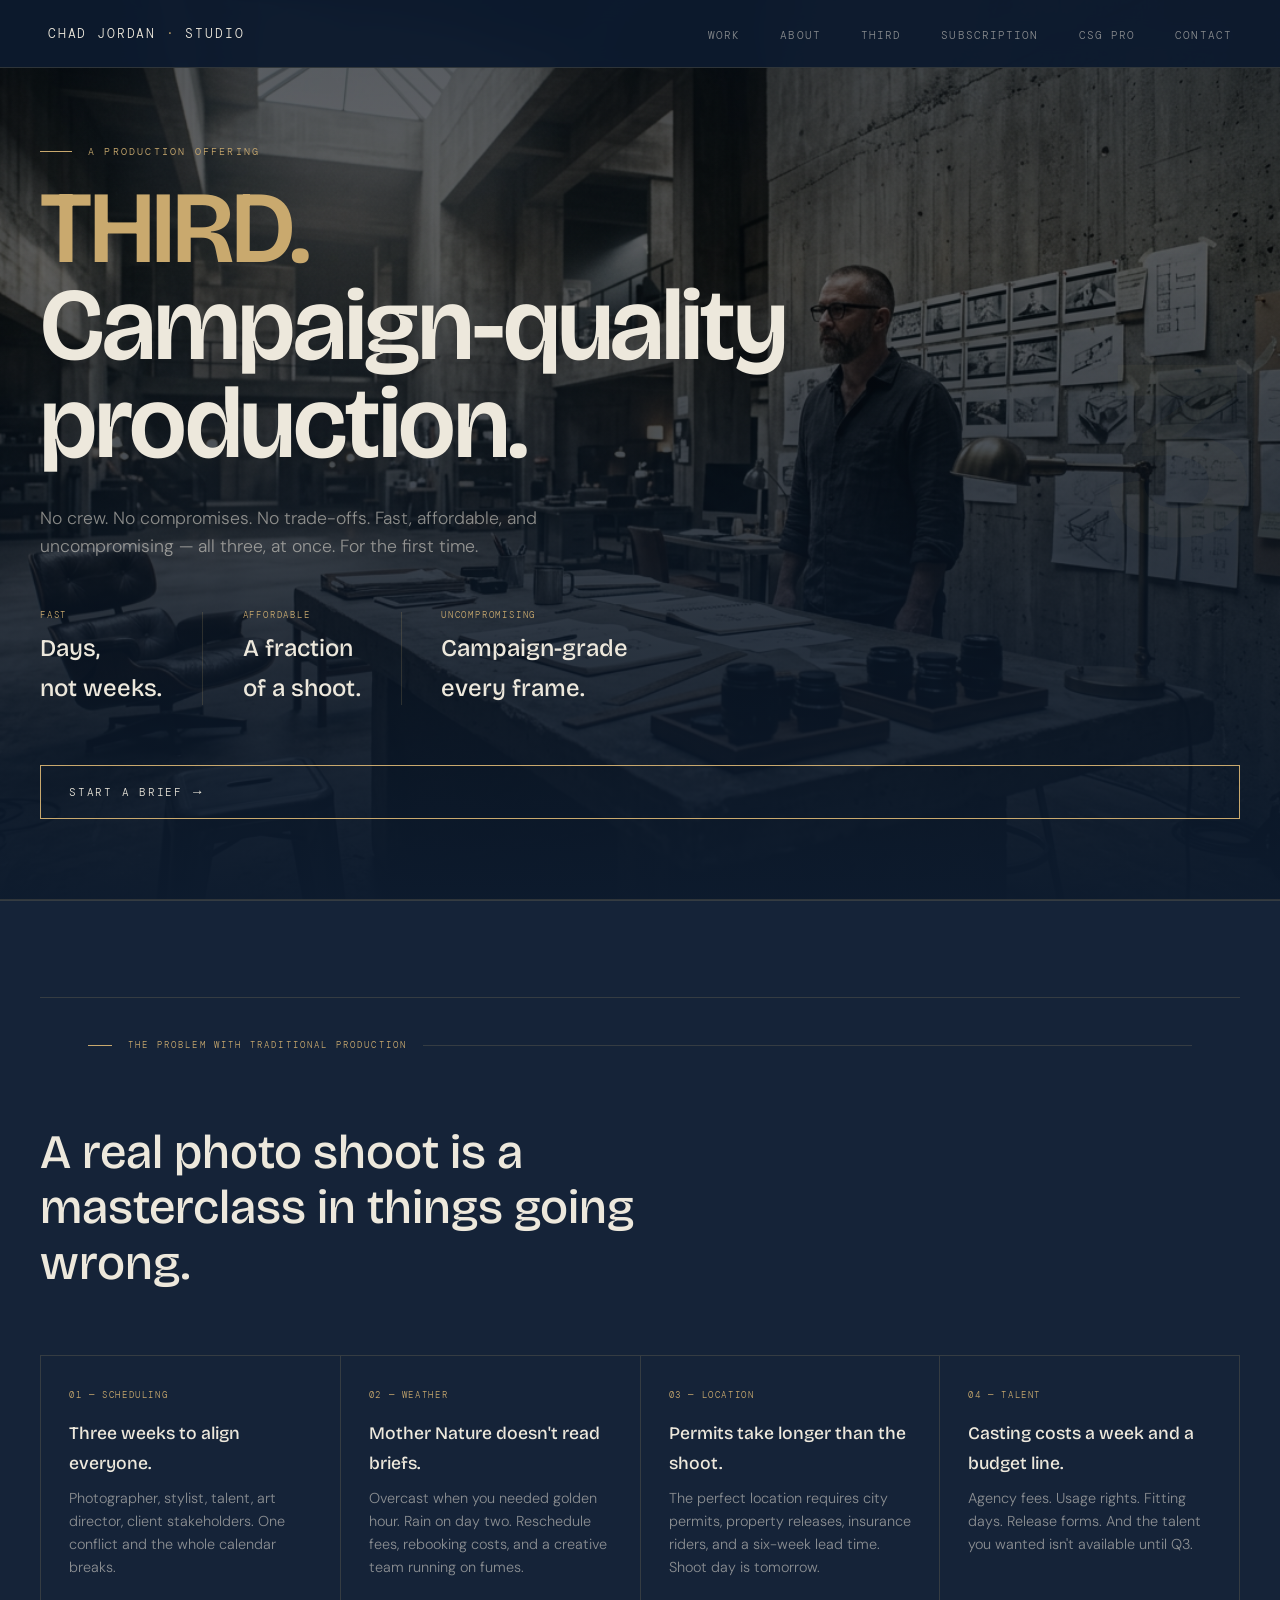
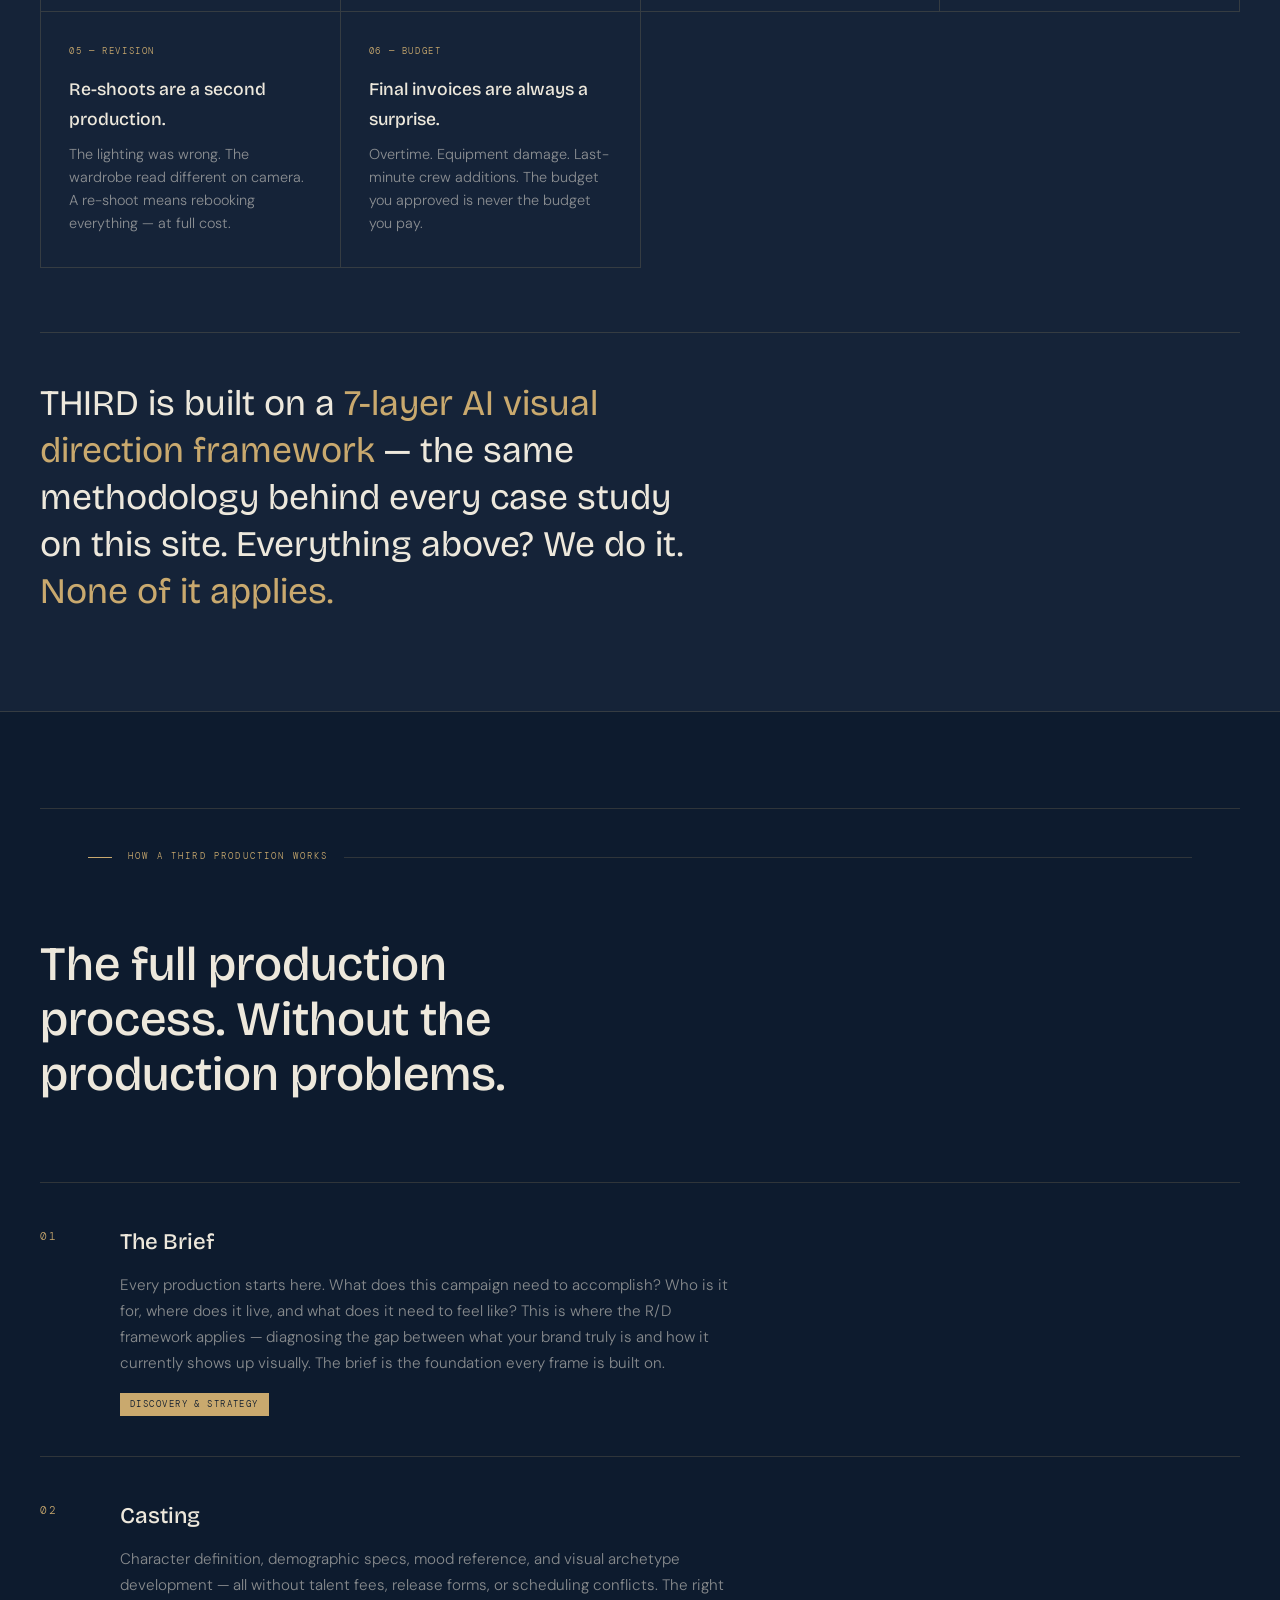
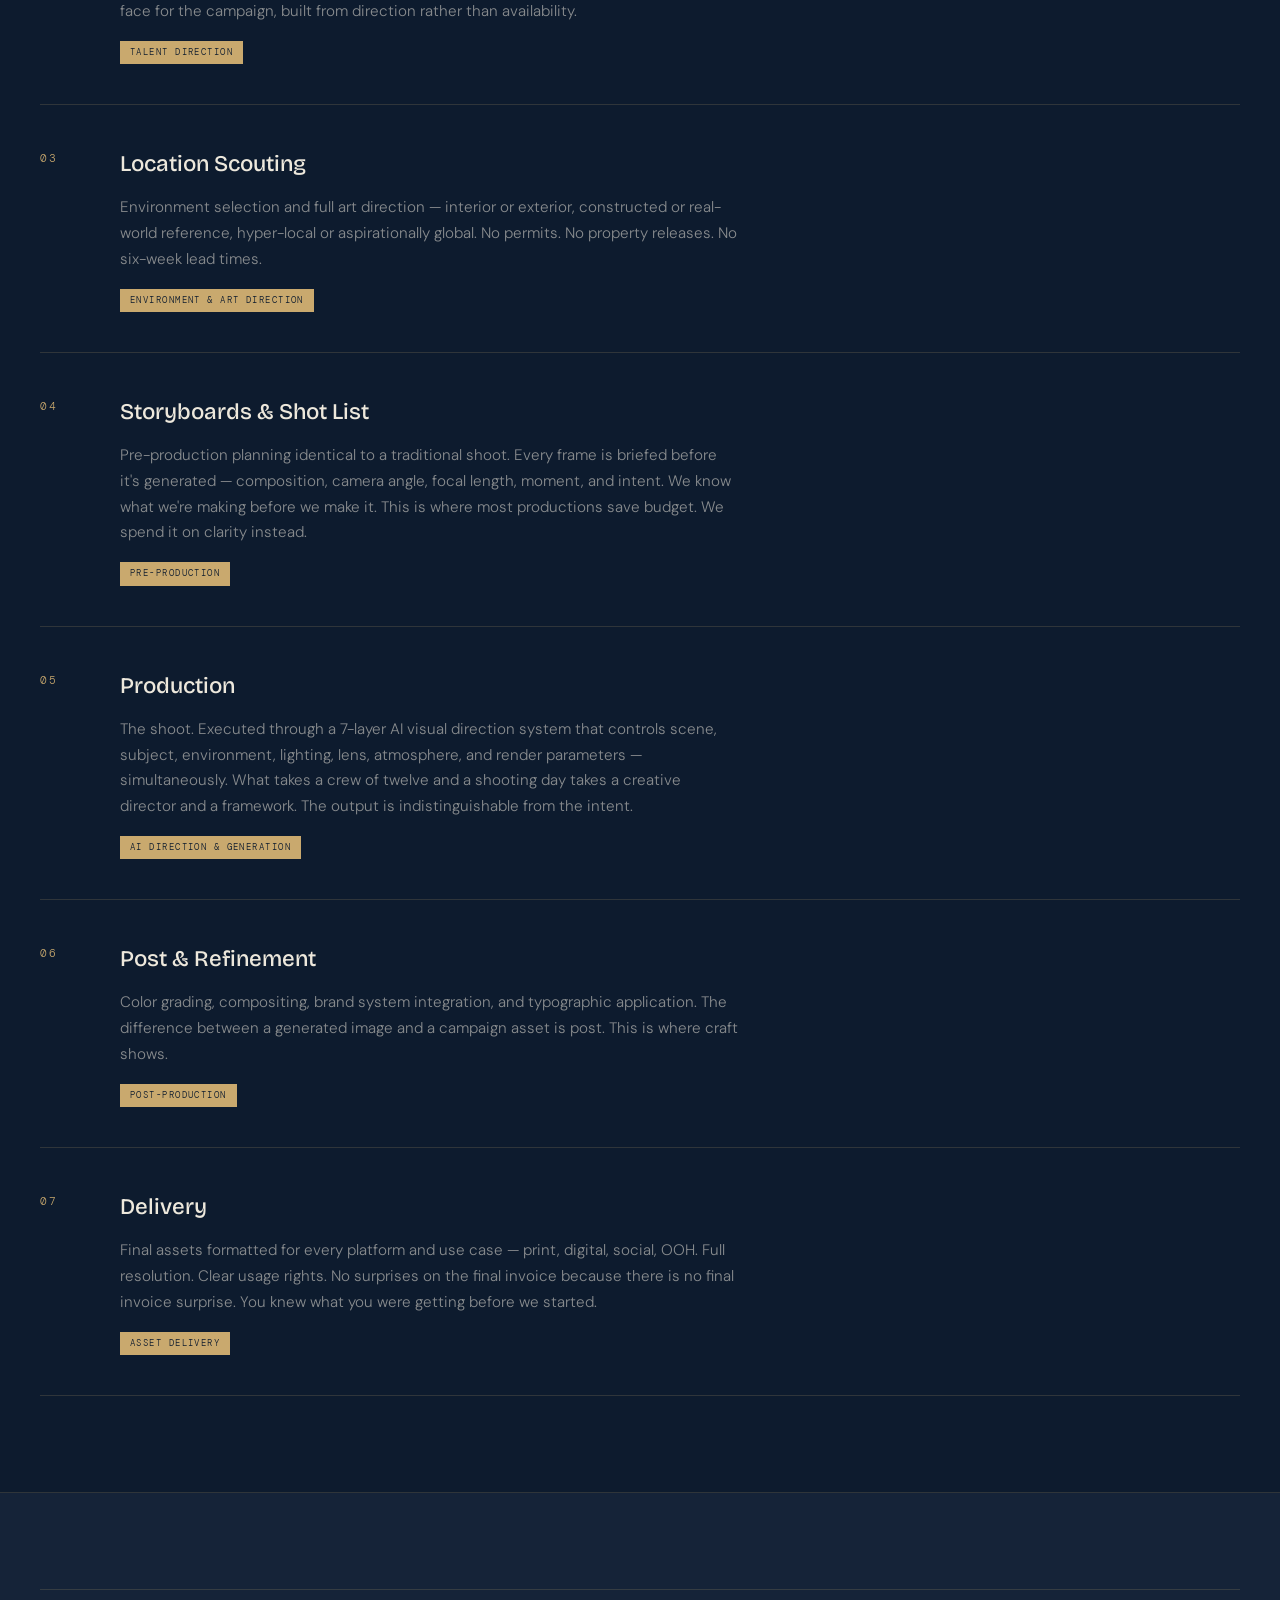
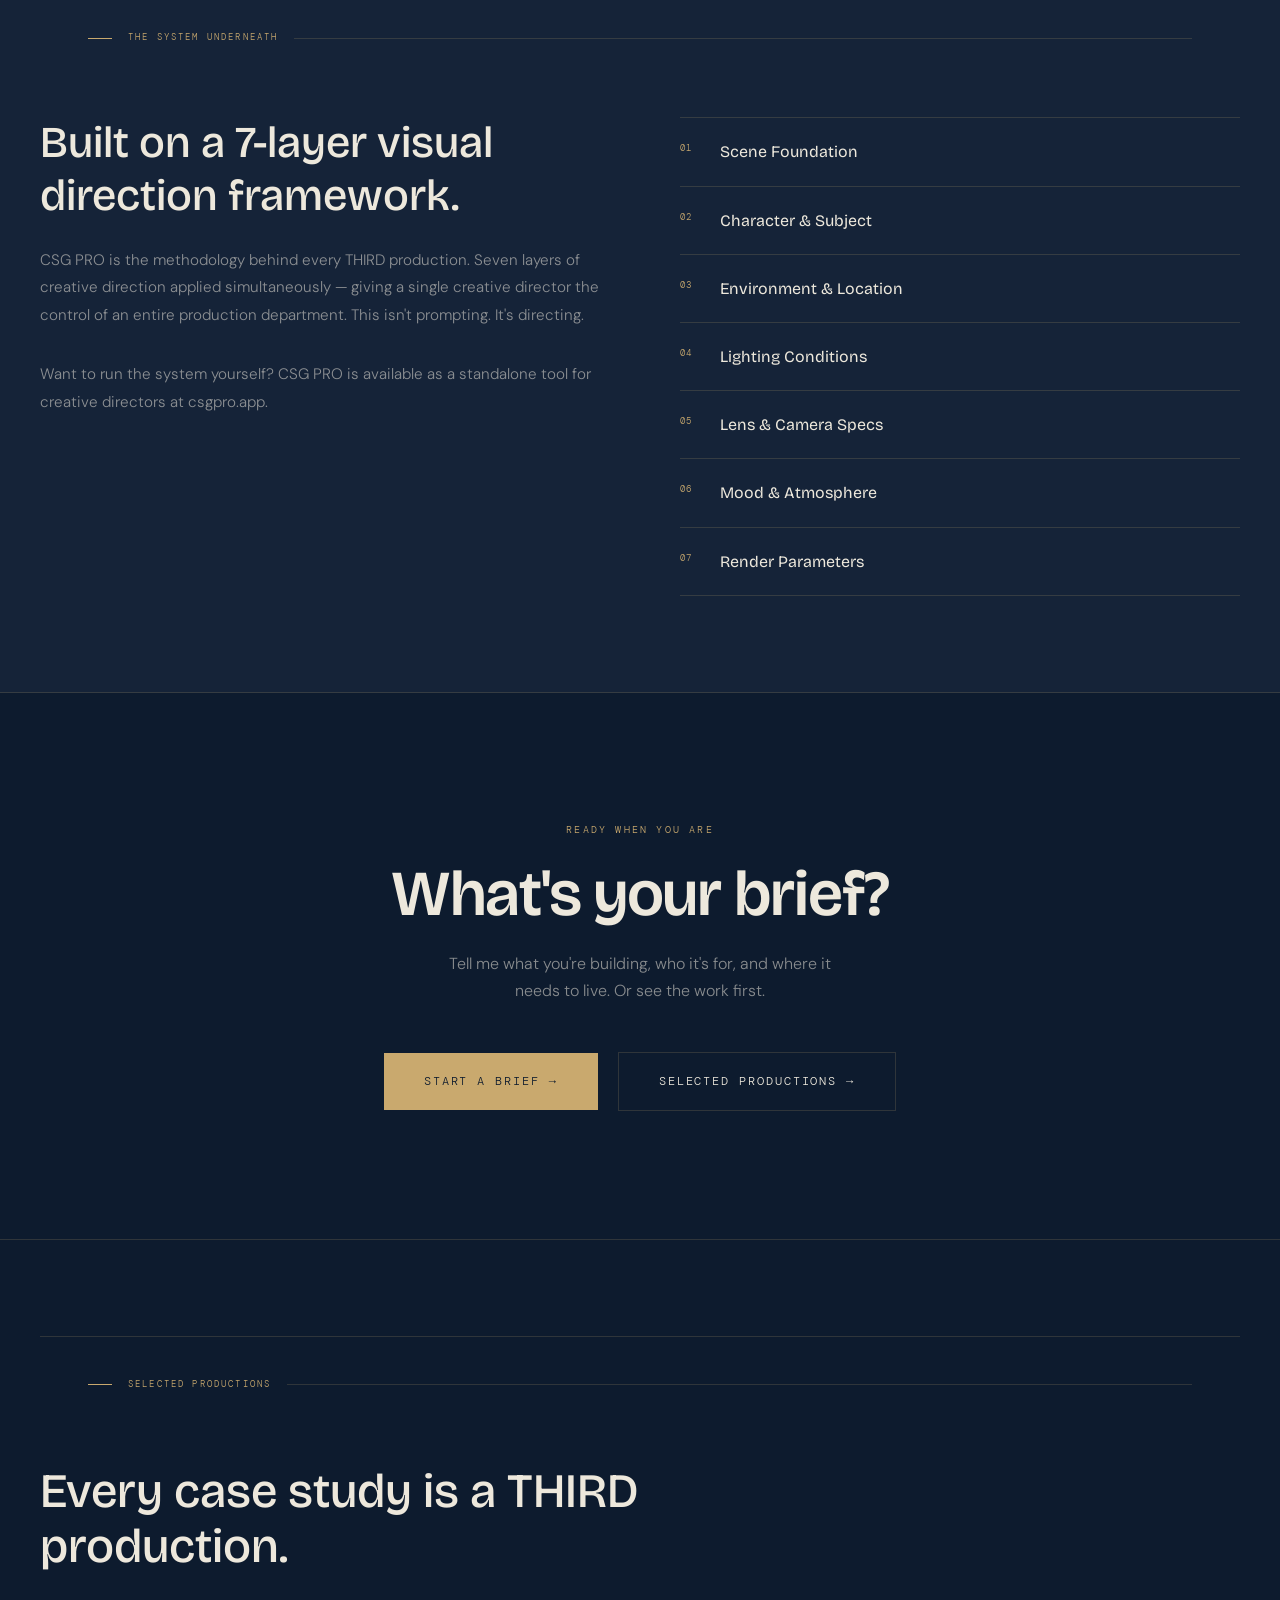
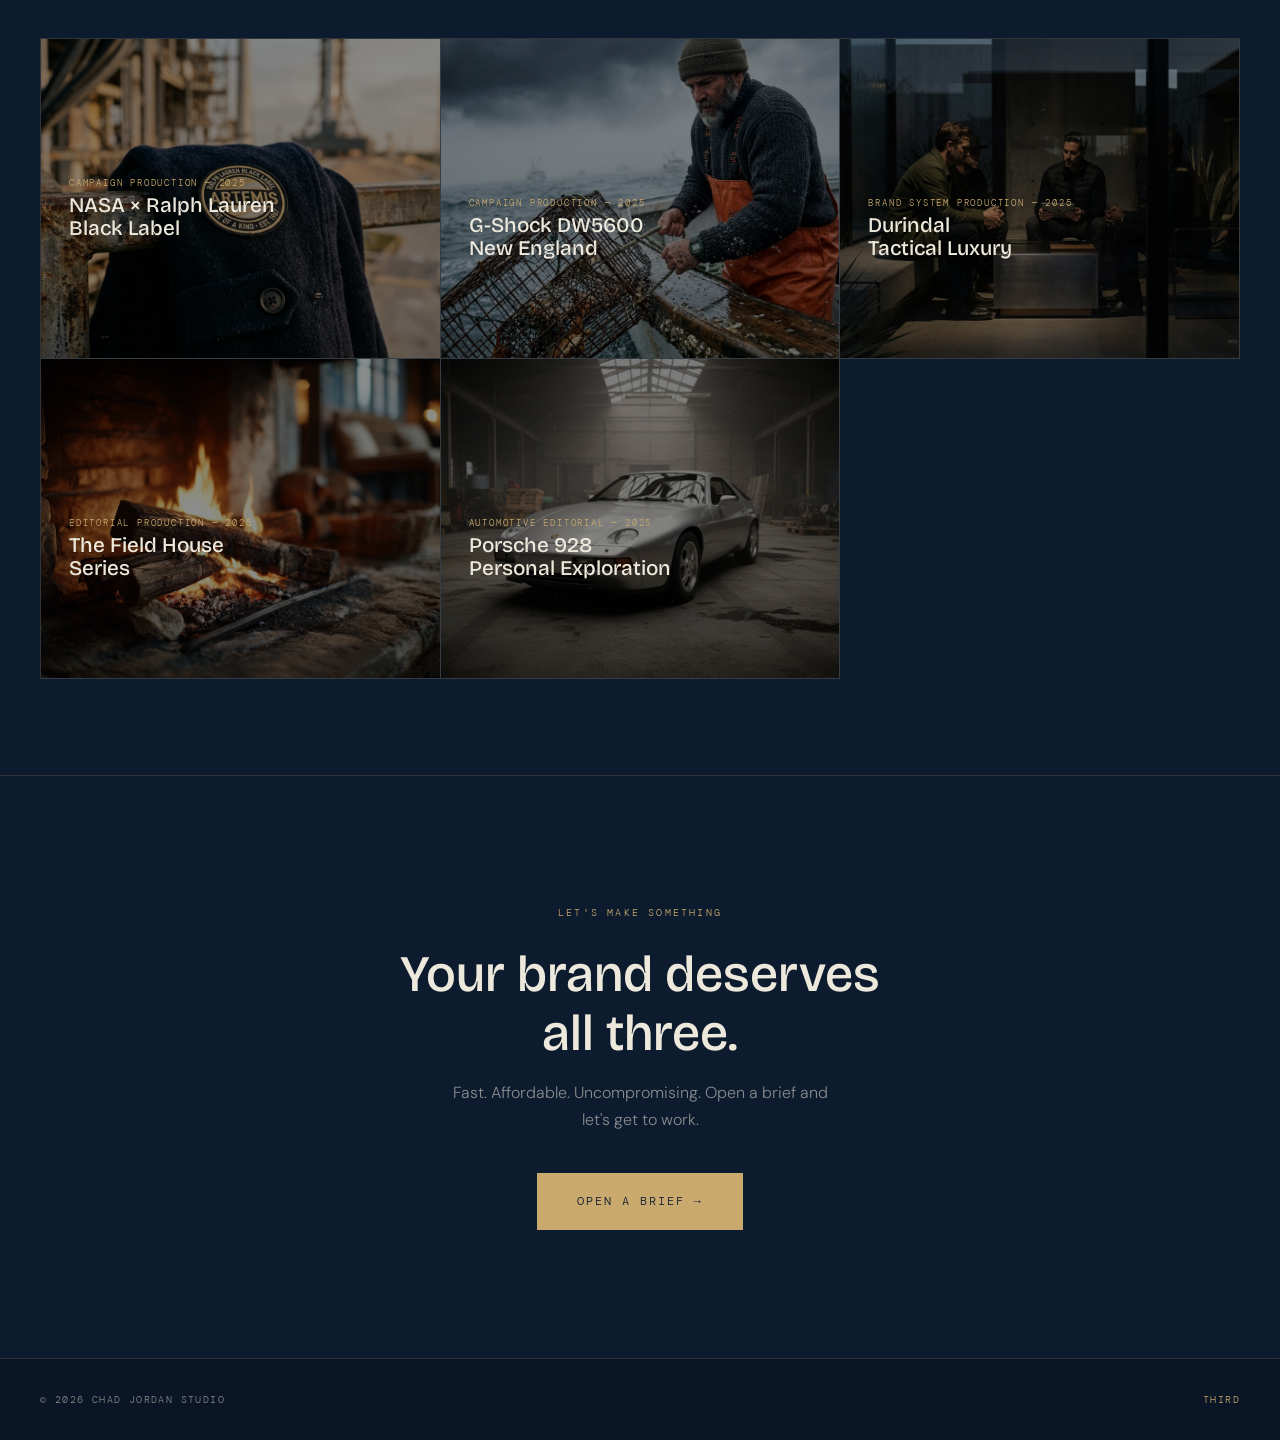
<file: third.html>
<!DOCTYPE html>
<html lang="en">
<head>
<meta charset="UTF-8">
<meta name="viewport" content="width=device-width, initial-scale=1.0">
<title>THIRD — Chad Jordan Studio</title>
<link rel="stylesheet" href="style.css?v=10">
<link href="https://fonts.googleapis.com/css2?family=Bricolage+Grotesque:opsz,wght@12..96,300;12..96,400;12..96,500;12..96,600;12..96,700&family=DM+Mono:wght@300;400;500&family=DM+Sans:wght@300;400;500&display=swap" rel="stylesheet">
<style>
*,*::before,*::after{box-sizing:border-box;margin:0;padding:0}
:root{
  --navy:#0d1b2e;
  --navy-mid:#152338;
  --gold:#c9a96e;
  --gold-dim:rgba(201,169,110,0.18);
  --white:#ede8dc;
  --white-dim:rgba(237,232,220,0.55);
}
html{scroll-behavior:smooth}
body{background:var(--navy);color:var(--white);font-family:'DM Sans',sans-serif;font-size:16px;line-height:1.7;overflow-x:hidden;}


.hero{min-height:100vh;display:flex;flex-direction:column;justify-content:flex-end;padding:0 2.5rem 5rem;position:relative;border-bottom:0.5px solid var(--gold-dim);overflow:hidden;}
.hero-image{position:absolute;inset:0;width:100%;height:100%;object-fit:cover;object-position:center center;filter:brightness(0.45) saturate(0.8);z-index:0;}
.hero-image-overlay{position:absolute;inset:0;z-index:1;background:linear-gradient(to bottom,rgba(13,27,46,0.3) 0%,rgba(13,27,46,0.1) 30%,rgba(13,27,46,0.6) 65%,rgba(13,27,46,0.97) 100%);}
.hero-number,.hero-eyebrow,.hero-headline,.hero-sub,.hero-triangle,.hero-cta{position:relative;z-index:2;}
.hero-eyebrow{font-family:'DM Mono',monospace;font-size:10px;letter-spacing:0.22em;text-transform:uppercase;color:var(--gold);margin-bottom:1.25rem;display:flex;align-items:center;gap:1rem;}
.hero-eyebrow::before{content:'';display:block;width:32px;height:0.5px;background:var(--gold);}
.hero-headline{font-family:'Bricolage Grotesque',sans-serif;font-size:clamp(3.5rem,8vw,7rem);font-weight:600;line-height:0.95;letter-spacing:-0.02em;color:var(--white);margin-bottom:2rem;}
.hero-headline .third-word{color:var(--gold);}
.hero-sub{font-family:'DM Sans',sans-serif;font-size:1.1rem;font-weight:300;color:var(--white-dim);max-width:520px;line-height:1.6;margin-bottom:3rem;}
.hero-triangle{display:flex;gap:2.5rem;margin-bottom:3.5rem;}
.triangle-item{display:flex;flex-direction:column;gap:4px;}
.triangle-label{font-family:'DM Mono',monospace;font-size:9px;letter-spacing:0.2em;text-transform:uppercase;color:var(--gold);}
.triangle-value{font-family:'Bricolage Grotesque',sans-serif;font-size:1.5rem;font-weight:500;color:var(--white);}
.triangle-divider{width:0.5px;background:var(--gold-dim);align-self:stretch;margin:4px 0;}
.hero-cta{display:inline-flex;align-items:center;gap:10px;font-family:'DM Mono',monospace;font-size:11px;letter-spacing:0.16em;text-transform:uppercase;color:var(--white);text-decoration:none;border:0.5px solid var(--gold);padding:14px 28px;transition:background 0.2s,color 0.2s;}
.hero-cta:hover{background:var(--gold);color:var(--navy);}
.hero-cta-arrow{font-size:14px;transition:transform 0.2s;}
.hero-cta:hover .hero-cta-arrow{transform:translateX(4px);}
.hero-number{position:absolute;top:50%;right:2.5rem;transform:translateY(-50%);font-family:'Bricolage Grotesque',sans-serif;font-size:clamp(8rem,20vw,18rem);font-weight:700;color:rgba(201,169,110,0.04);line-height:1;pointer-events:none;letter-spacing:-0.04em;}

section{padding:6rem 2.5rem;}
.section-label{font-family:'DM Mono',monospace;font-size:9px;letter-spacing:0.24em;text-transform:uppercase;color:var(--gold);margin-bottom:3rem;display:flex;align-items:center;gap:1rem;}
.section-label::before{content:'';display:block;width:24px;height:0.5px;background:var(--gold);}

.pain-section{background:var(--navy-mid);border-top:0.5px solid var(--gold-dim);border-bottom:0.5px solid var(--gold-dim);}
.pain-headline{font-family:'Bricolage Grotesque',sans-serif;font-size:clamp(2rem,4vw,3rem);font-weight:500;color:var(--white);line-height:1.15;max-width:700px;margin-bottom:4rem;}
.pain-grid{display:grid;grid-template-columns:repeat(auto-fit,minmax(260px,1fr));gap:0;border-top:0.5px solid var(--gold-dim);border-left:0.5px solid var(--gold-dim);}
.pain-item{padding:2rem 1.75rem;border-right:0.5px solid var(--gold-dim);border-bottom:0.5px solid var(--gold-dim);}
.pain-icon{font-family:'DM Mono',monospace;font-size:9px;letter-spacing:0.18em;text-transform:uppercase;color:var(--gold);margin-bottom:1rem;}
.pain-title{font-family:'Bricolage Grotesque',sans-serif;font-size:1.1rem;font-weight:500;color:var(--white);margin-bottom:0.5rem;}
.pain-body{font-size:0.9rem;color:var(--white-dim);line-height:1.6;}
.pain-resolve{margin-top:4rem;padding-top:3rem;border-top:0.5px solid var(--gold-dim);}
.pain-resolve-text{font-family:'Bricolage Grotesque',sans-serif;font-size:clamp(1.5rem,3vw,2.25rem);font-weight:400;color:var(--white);line-height:1.3;max-width:680px;}
.pain-resolve-text em{color:var(--gold);font-style:normal;}

.stages-section{border-bottom:0.5px solid var(--gold-dim);}
.stages-headline{font-family:'Bricolage Grotesque',sans-serif;font-size:clamp(2rem,4vw,3rem);font-weight:500;color:var(--white);line-height:1.15;max-width:600px;margin-bottom:5rem;}
.stage{display:grid;grid-template-columns:80px 1fr;gap:0;border-top:0.5px solid var(--gold-dim);padding:2.5rem 0;}
.stage:last-child{border-bottom:0.5px solid var(--gold-dim);}
.stage-number{font-family:'DM Mono',monospace;font-size:11px;letter-spacing:0.14em;color:var(--gold);padding-top:4px;}
.stage-title{font-family:'Bricolage Grotesque',sans-serif;font-size:1.4rem;font-weight:500;color:var(--white);margin-bottom:0.75rem;}
.stage-body{font-size:0.95rem;color:var(--white-dim);max-width:620px;line-height:1.7;}
.stage-tag{display:inline-block;margin-top:1rem;font-family:'DM Mono',monospace;font-size:9px;letter-spacing:0.16em;text-transform:uppercase;color:var(--navy);background:var(--gold);padding:4px 10px;}

.framework-section{background:var(--navy-mid);border-bottom:0.5px solid var(--gold-dim);}
.framework-inner{display:grid;grid-template-columns:1fr 1fr;gap:5rem;align-items:start;}
.framework-headline{font-family:'Bricolage Grotesque',sans-serif;font-size:clamp(2rem,3.5vw,2.75rem);font-weight:500;color:var(--white);line-height:1.2;margin-bottom:1.5rem;}
.framework-body{font-size:0.95rem;color:var(--white-dim);line-height:1.8;margin-bottom:2rem;}
.layer-list{display:flex;flex-direction:column;}
.layer{display:flex;align-items:flex-start;gap:1.25rem;padding:1.25rem 0;border-bottom:0.5px solid var(--gold-dim);}
.layer:first-child{border-top:0.5px solid var(--gold-dim);}
.layer-n{font-family:'DM Mono',monospace;font-size:9px;letter-spacing:0.14em;color:var(--gold);min-width:20px;padding-top:3px;}
.layer-name{font-family:'Bricolage Grotesque',sans-serif;font-size:1rem;font-weight:400;color:var(--white);}

.cta-section{text-align:center;padding:8rem 2.5rem;border-bottom:0.5px solid var(--gold-dim);}
.cta-eyebrow{font-family:'DM Mono',monospace;font-size:10px;letter-spacing:0.22em;text-transform:uppercase;color:var(--gold);margin-bottom:1.5rem;}
.cta-headline{font-family:'Bricolage Grotesque',sans-serif;font-size:clamp(2.5rem,5vw,4.5rem);font-weight:600;color:var(--white);line-height:1;letter-spacing:-0.02em;margin-bottom:1.5rem;}
.cta-sub{font-size:1rem;color:var(--white-dim);max-width:420px;margin:0 auto 3rem;}
.cta-buttons{display:flex;align-items:center;justify-content:center;gap:1.25rem;flex-wrap:wrap;}
.cta-btn-primary{display:inline-flex;align-items:center;gap:12px;font-family:'DM Mono',monospace;font-size:12px;letter-spacing:0.16em;text-transform:uppercase;color:var(--navy);background:var(--gold);border:none;padding:18px 40px;cursor:pointer;text-decoration:none;transition:opacity 0.2s;}
.cta-btn-primary:hover{opacity:0.85;}
.cta-btn-secondary{display:inline-flex;align-items:center;gap:12px;font-family:'DM Mono',monospace;font-size:12px;letter-spacing:0.16em;text-transform:uppercase;color:var(--white);background:transparent;border:0.5px solid var(--gold-dim);padding:18px 40px;cursor:pointer;text-decoration:none;transition:border-color 0.2s,color 0.2s;}
.cta-btn-secondary:hover{border-color:var(--gold);color:var(--gold);}

.productions-section{border-bottom:0.5px solid var(--gold-dim);}
.productions-headline{font-family:'Bricolage Grotesque',sans-serif;font-size:clamp(2rem,4vw,3rem);font-weight:500;color:var(--white);line-height:1.15;max-width:600px;margin-bottom:4rem;}
.productions-grid{display:grid;grid-template-columns:repeat(auto-fit,minmax(300px,1fr));gap:0;border-top:0.5px solid var(--gold-dim);border-left:0.5px solid var(--gold-dim);}
.production-tile{border-right:0.5px solid var(--gold-dim);border-bottom:0.5px solid var(--gold-dim);text-decoration:none;display:block;position:relative;overflow:hidden;height:320px;background:var(--navy-mid);}
.production-tile-bg{position:absolute;inset:0;background-size:cover;background-position:center;transition:transform 0.6s ease,filter 0.4s ease;filter:brightness(0.55);}
.production-tile:hover .production-tile-bg{transform:scale(1.04);filter:brightness(0.35);}
.production-tile-content{position:absolute;bottom:0;left:0;right:0;padding:1.75rem;display:flex;flex-direction:column;justify-content:flex-end;}
.production-tile-label{font-family:'DM Mono',monospace;font-size:9px;letter-spacing:0.2em;text-transform:uppercase;color:var(--gold);margin-bottom:0.25rem;}
.production-tile-title{font-family:'Bricolage Grotesque',sans-serif;font-size:1.3rem;font-weight:500;color:var(--white);line-height:1.1;margin-bottom:0.5rem;}
.production-tile-brief{font-family:'DM Sans',sans-serif;font-size:0.85rem;color:var(--white-dim);line-height:1.5;max-width:280px;opacity:0;transform:translateY(8px);transition:opacity 0.3s ease,transform 0.3s ease;}
.production-tile:hover .production-tile-brief{opacity:1;transform:translateY(0);}
.production-tile-arrow{position:absolute;top:1.5rem;right:1.5rem;font-family:'DM Mono',monospace;font-size:16px;color:var(--gold);opacity:0;transition:opacity 0.3s ease,transform 0.3s ease;transform:translate(-4px,4px);}
.production-tile:hover .production-tile-arrow{opacity:1;transform:translate(0,0);}

.final-cta{text-align:center;padding:8rem 2.5rem;}
.final-cta-headline{font-family:'Bricolage Grotesque',sans-serif;font-size:clamp(2rem,4vw,3.5rem);font-weight:500;color:var(--white);line-height:1.15;margin-bottom:1rem;}
.final-cta-sub{font-size:1rem;color:var(--white-dim);max-width:380px;margin:0 auto 2.5rem;}

footer{padding:2rem 2.5rem;display:flex;align-items:center;justify-content:space-between;border-top:0.5px solid var(--gold-dim);}
.footer-copy{font-family:'DM Mono',monospace;font-size:10px;letter-spacing:0.14em;text-transform:uppercase;color:var(--white-dim);}
.footer-mark{font-family:'DM Mono',monospace;font-size:10px;letter-spacing:0.14em;text-transform:uppercase;color:var(--gold);}

.reveal{opacity:0;transform:translateY(24px);transition:opacity 0.7s ease,transform 0.7s ease;}
.reveal.visible{opacity:1;transform:translateY(0);}

@media(max-width:768px){
    .hero{padding:0 1.25rem 4rem;}
  .hero-number{display:none;}
  section{padding:4rem 1.25rem;}
  .framework-inner{grid-template-columns:1fr;gap:3rem;}
  .stage{grid-template-columns:60px 1fr;}
  .cta-buttons{flex-direction:column;align-items:stretch;}
  .cta-btn-primary,.cta-btn-secondary{justify-content:center;}
  footer{padding:1.5rem 1.25rem;}
}
</style>
</head>
<body>

<nav>
  <a href="index.html" class="logo">Chad Jordan <span>·</span> Studio</a>
  <ul class="nav-links">
    <li><a href="index.html#work">Work</a></li>
    <li><a href="about.html">About</a></li>
    <li><a href="third.html">THIRD</a></li>
    <li><a href="subscription.html">Subscription</a></li>
    <li><a href="csgpro.html">CSG Pro</a></li>
    <li><a href="mailto:chad@justbejack.com">Contact</a></li>
  </ul>
  <button class="nav-toggle" id="nav-toggle" aria-label="Menu">
    <span></span><span></span><span></span>
  </button>
</nav>

<div class="nav-overlay" id="nav-overlay">
  <button class="nav-overlay-x" id="nav-overlay-x" aria-label="Close menu">✕</button>
  <ul class="nav-overlay-links">
    <li><a href="index.html#work">Work</a></li>
    <li><a href="about.html">About</a></li>
    <li><a href="third.html">THIRD</a></li>
    <li><a href="subscription.html">Subscription</a></li>
    <li><a href="csgpro.html">CSG Pro</a></li>
    <li><a href="mailto:chad@justbejack.com">Contact</a></li>
  </ul>
</div>

<section class="hero">
  <img class="hero-image" src="images/third_hero.png" alt="THIRD — AI Production Studio">
  <div class="hero-image-overlay"></div>
  <div class="hero-number">3</div>
  <div class="hero-eyebrow reveal">A Production Offering</div>
  <h1 class="hero-headline reveal"><span class="third-word">THIRD.</span><br>Campaign-quality<br>production.</h1>
  <p class="hero-sub reveal">No crew. No compromises. No trade-offs. Fast, affordable, and uncompromising — all three, at once. For the first time.</p>
  <div class="hero-triangle reveal">
    <div class="triangle-item">
      <span class="triangle-label">Fast</span>
      <span class="triangle-value">Days,<br>not weeks.</span>
    </div>
    <div class="triangle-divider"></div>
    <div class="triangle-item">
      <span class="triangle-label">Affordable</span>
      <span class="triangle-value">A fraction<br>of a shoot.</span>
    </div>
    <div class="triangle-divider"></div>
    <div class="triangle-item">
      <span class="triangle-label">Uncompromising</span>
      <span class="triangle-value">Campaign-grade<br>every frame.</span>
    </div>
  </div>
  <a href="#inquiry" class="hero-cta reveal">Start a brief <span class="hero-cta-arrow">→</span></a>
</section>

<section class="pain-section">
  <div class="section-label reveal">The problem with traditional production</div>
  <h2 class="pain-headline reveal">A real photo shoot is a masterclass in things going wrong.</h2>
  <div class="pain-grid reveal">
    <div class="pain-item">
      <div class="pain-icon">01 — Scheduling</div>
      <div class="pain-title">Three weeks to align everyone.</div>
      <div class="pain-body">Photographer, stylist, talent, art director, client stakeholders. One conflict and the whole calendar breaks.</div>
    </div>
    <div class="pain-item">
      <div class="pain-icon">02 — Weather</div>
      <div class="pain-title">Mother Nature doesn't read briefs.</div>
      <div class="pain-body">Overcast when you needed golden hour. Rain on day two. Reschedule fees, rebooking costs, and a creative team running on fumes.</div>
    </div>
    <div class="pain-item">
      <div class="pain-icon">03 — Location</div>
      <div class="pain-title">Permits take longer than the shoot.</div>
      <div class="pain-body">The perfect location requires city permits, property releases, insurance riders, and a six-week lead time. Shoot day is tomorrow.</div>
    </div>
    <div class="pain-item">
      <div class="pain-icon">04 — Talent</div>
      <div class="pain-title">Casting costs a week and a budget line.</div>
      <div class="pain-body">Agency fees. Usage rights. Fitting days. Release forms. And the talent you wanted isn't available until Q3.</div>
    </div>
    <div class="pain-item">
      <div class="pain-icon">05 — Revision</div>
      <div class="pain-title">Re-shoots are a second production.</div>
      <div class="pain-body">The lighting was wrong. The wardrobe read different on camera. A re-shoot means rebooking everything — at full cost.</div>
    </div>
    <div class="pain-item">
      <div class="pain-icon">06 — Budget</div>
      <div class="pain-title">Final invoices are always a surprise.</div>
      <div class="pain-body">Overtime. Equipment damage. Last-minute crew additions. The budget you approved is never the budget you pay.</div>
    </div>
  </div>
  <div class="pain-resolve reveal">
    <p class="pain-resolve-text">THIRD is built on a <em>7-layer AI visual direction framework</em> — the same methodology behind every case study on this site. Everything above? We do it. <em>None of it applies.</em></p>
  </div>
</section>

<section class="stages-section">
  <div class="section-label reveal">How a THIRD production works</div>
  <h2 class="stages-headline reveal">The full production process. Without the production problems.</h2>
  <div class="stage reveal">
    <div class="stage-number">01</div>
    <div class="stage-content">
      <div class="stage-title">The Brief</div>
      <div class="stage-body">Every production starts here. What does this campaign need to accomplish? Who is it for, where does it live, and what does it need to feel like? This is where the R/D framework applies — diagnosing the gap between what your brand truly is and how it currently shows up visually. The brief is the foundation every frame is built on.</div>
      <span class="stage-tag">Discovery & Strategy</span>
    </div>
  </div>
  <div class="stage reveal">
    <div class="stage-number">02</div>
    <div class="stage-content">
      <div class="stage-title">Casting</div>
      <div class="stage-body">Character definition, demographic specs, mood reference, and visual archetype development — all without talent fees, release forms, or scheduling conflicts. The right face for the campaign, built from direction rather than availability.</div>
      <span class="stage-tag">Talent Direction</span>
    </div>
  </div>
  <div class="stage reveal">
    <div class="stage-number">03</div>
    <div class="stage-content">
      <div class="stage-title">Location Scouting</div>
      <div class="stage-body">Environment selection and full art direction — interior or exterior, constructed or real-world reference, hyper-local or aspirationally global. No permits. No property releases. No six-week lead times.</div>
      <span class="stage-tag">Environment & Art Direction</span>
    </div>
  </div>
  <div class="stage reveal">
    <div class="stage-number">04</div>
    <div class="stage-content">
      <div class="stage-title">Storyboards & Shot List</div>
      <div class="stage-body">Pre-production planning identical to a traditional shoot. Every frame is briefed before it's generated — composition, camera angle, focal length, moment, and intent. We know what we're making before we make it. This is where most productions save budget. We spend it on clarity instead.</div>
      <span class="stage-tag">Pre-Production</span>
    </div>
  </div>
  <div class="stage reveal">
    <div class="stage-number">05</div>
    <div class="stage-content">
      <div class="stage-title">Production</div>
      <div class="stage-body">The shoot. Executed through a 7-layer AI visual direction system that controls scene, subject, environment, lighting, lens, atmosphere, and render parameters — simultaneously. What takes a crew of twelve and a shooting day takes a creative director and a framework. The output is indistinguishable from the intent.</div>
      <span class="stage-tag">AI Direction & Generation</span>
    </div>
  </div>
  <div class="stage reveal">
    <div class="stage-number">06</div>
    <div class="stage-content">
      <div class="stage-title">Post & Refinement</div>
      <div class="stage-body">Color grading, compositing, brand system integration, and typographic application. The difference between a generated image and a campaign asset is post. This is where craft shows.</div>
      <span class="stage-tag">Post-Production</span>
    </div>
  </div>
  <div class="stage reveal">
    <div class="stage-number">07</div>
    <div class="stage-content">
      <div class="stage-title">Delivery</div>
      <div class="stage-body">Final assets formatted for every platform and use case — print, digital, social, OOH. Full resolution. Clear usage rights. No surprises on the final invoice because there is no final invoice surprise. You knew what you were getting before we started.</div>
      <span class="stage-tag">Asset Delivery</span>
    </div>
  </div>
</section>

<section class="framework-section">
  <div class="section-label reveal">The system underneath</div>
  <div class="framework-inner">
    <div class="framework-left reveal">
      <h2 class="framework-headline">Built on a 7-layer visual direction framework.</h2>
      <p class="framework-body">CSG PRO is the methodology behind every THIRD production. Seven layers of creative direction applied simultaneously — giving a single creative director the control of an entire production department. This isn't prompting. It's directing.</p>
      <p class="framework-body">Want to run the system yourself? CSG PRO is available as a standalone tool for creative directors at csgpro.app.</p>
    </div>
    <div class="framework-right reveal">
      <div class="layer-list">
        <div class="layer"><span class="layer-n">01</span><span class="layer-name">Scene Foundation</span></div>
        <div class="layer"><span class="layer-n">02</span><span class="layer-name">Character & Subject</span></div>
        <div class="layer"><span class="layer-n">03</span><span class="layer-name">Environment & Location</span></div>
        <div class="layer"><span class="layer-n">04</span><span class="layer-name">Lighting Conditions</span></div>
        <div class="layer"><span class="layer-n">05</span><span class="layer-name">Lens & Camera Specs</span></div>
        <div class="layer"><span class="layer-n">06</span><span class="layer-name">Mood & Atmosphere</span></div>
        <div class="layer"><span class="layer-n">07</span><span class="layer-name">Render Parameters</span></div>
      </div>
    </div>
  </div>
</section>

<section class="cta-section" id="inquiry">
  <div class="cta-eyebrow reveal">Ready when you are</div>
  <h2 class="cta-headline reveal">What's your brief?</h2>
  <p class="cta-sub reveal">Tell me what you're building, who it's for, and where it needs to live. Or see the work first.</p>
  <div class="cta-buttons reveal">
    <a href="mailto:chad@justbejack.com?subject=THIRD — Production Brief" class="cta-btn-primary">Start a brief →</a>
    <a href="#productions" class="cta-btn-secondary">Selected productions →</a>
  </div>
</section>

<section class="productions-section" id="productions">
  <div class="section-label reveal">Selected productions</div>
  <h2 class="productions-headline reveal">Every case study is a THIRD production.</h2>
  <div class="productions-grid reveal">
    <a href="nasa.html" class="production-tile">
      <div class="production-tile-bg" style="background-image:url('images/nasa.png')"></div>
      <div class="production-tile-content">
        <div class="production-tile-label">Campaign Production — 2025</div>
        <div class="production-tile-title">NASA × Ralph Lauren<br>Black Label</div>
        <div class="production-tile-brief">9-image campaign shoot. Kennedy Space Center. Artemis-era astronaut portraits directed through Helmut Newton-era editorial language.</div>
      </div>
      <div class="production-tile-arrow">↗</div>
    </a>
    <a href="gshock.html" class="production-tile">
      <div class="production-tile-bg" style="background-image:url('images/gshock.png')"></div>
      <div class="production-tile-content">
        <div class="production-tile-label">Campaign Production — 2025</div>
        <div class="production-tile-title">G-Shock DW5600<br>New England</div>
        <div class="production-tile-brief">5-shot campaign and finished print ad. Pre-dawn dock locations, working crew talent, zero location fees.</div>
      </div>
      <div class="production-tile-arrow">↗</div>
    </a>
    <a href="durindal.html" class="production-tile">
      <div class="production-tile-bg" style="background-image:url('images/durindal.png')"></div>
      <div class="production-tile-content">
        <div class="production-tile-label">Brand System Production — 2025</div>
        <div class="production-tile-title">Durindal<br>Tactical Luxury</div>
        <div class="production-tile-brief">Full brand identity system. Cinematic campaign imagery, operational map, product line. DefenseTech meets luxury goods.</div>
      </div>
      <div class="production-tile-arrow">↗</div>
    </a>
    <a href="fieldhouse.html" class="production-tile">
      <div class="production-tile-bg" style="background-image:url('images/fieldhouse.png')"></div>
      <div class="production-tile-content">
        <div class="production-tile-label">Editorial Production — 2025</div>
        <div class="production-tile-title">The Field House<br>Series</div>
        <div class="production-tile-brief">Material language system across six elemental chapters: Fire, Oak, Textile, Earth, Stillness, Space.</div>
      </div>
      <div class="production-tile-arrow">↗</div>
    </a>
    <a href="porsche.html" class="production-tile">
      <div class="production-tile-bg" style="background-image:url('images/porsche.png')"></div>
      <div class="production-tile-content">
        <div class="production-tile-label">Automotive Editorial — 2025</div>
        <div class="production-tile-title">Porsche 928<br>Personal Exploration</div>
        <div class="production-tile-brief">4-shot editorial. Garage-kept German engineering shot like a portrait — not a brochure.</div>
      </div>
      <div class="production-tile-arrow">↗</div>
    </a>
  </div>
</section>

<section class="final-cta">
  <div class="cta-eyebrow reveal">Let's make something</div>
  <h2 class="final-cta-headline reveal">Your brand deserves<br>all three.</h2>
  <p class="final-cta-sub reveal">Fast. Affordable. Uncompromising. Open a brief and let's get to work.</p>
  <a href="mailto:chad@justbejack.com?subject=THIRD — Production Brief" class="cta-btn-primary reveal">Open a brief →</a>
</section>

<footer>
  <span class="footer-copy">© 2026 Chad Jordan Studio</span>
  <span class="footer-mark">THIRD</span>
</footer>

<script>
const observer=new IntersectionObserver(entries=>{
  entries.forEach(e=>{if(e.isIntersecting){e.target.classList.add('visible');observer.unobserve(e.target);}});
},{threshold:0.1,rootMargin:'0px 0px -40px 0px'});
document.querySelectorAll('.reveal').forEach(el=>observer.observe(el));
</script>
<script>
const navToggle = document.getElementById("nav-toggle");
const navOverlay = document.getElementById("nav-overlay");
const navOverlayX = document.getElementById("nav-overlay-x");
function closeNav(){navToggle.classList.remove("open");navOverlay.classList.remove("open");}
function openNav(){navToggle.classList.add("open");navOverlay.classList.add("open");}
if(navToggle){navToggle.addEventListener("click",function(){navOverlay.classList.contains("open")?closeNav():openNav();});}
if(navOverlayX){navOverlayX.addEventListener("click",closeNav);}
if(navOverlay){navOverlay.querySelectorAll("a").forEach(function(link){link.addEventListener("click",closeNav);});}
</script>
</body>
</html>
</file>
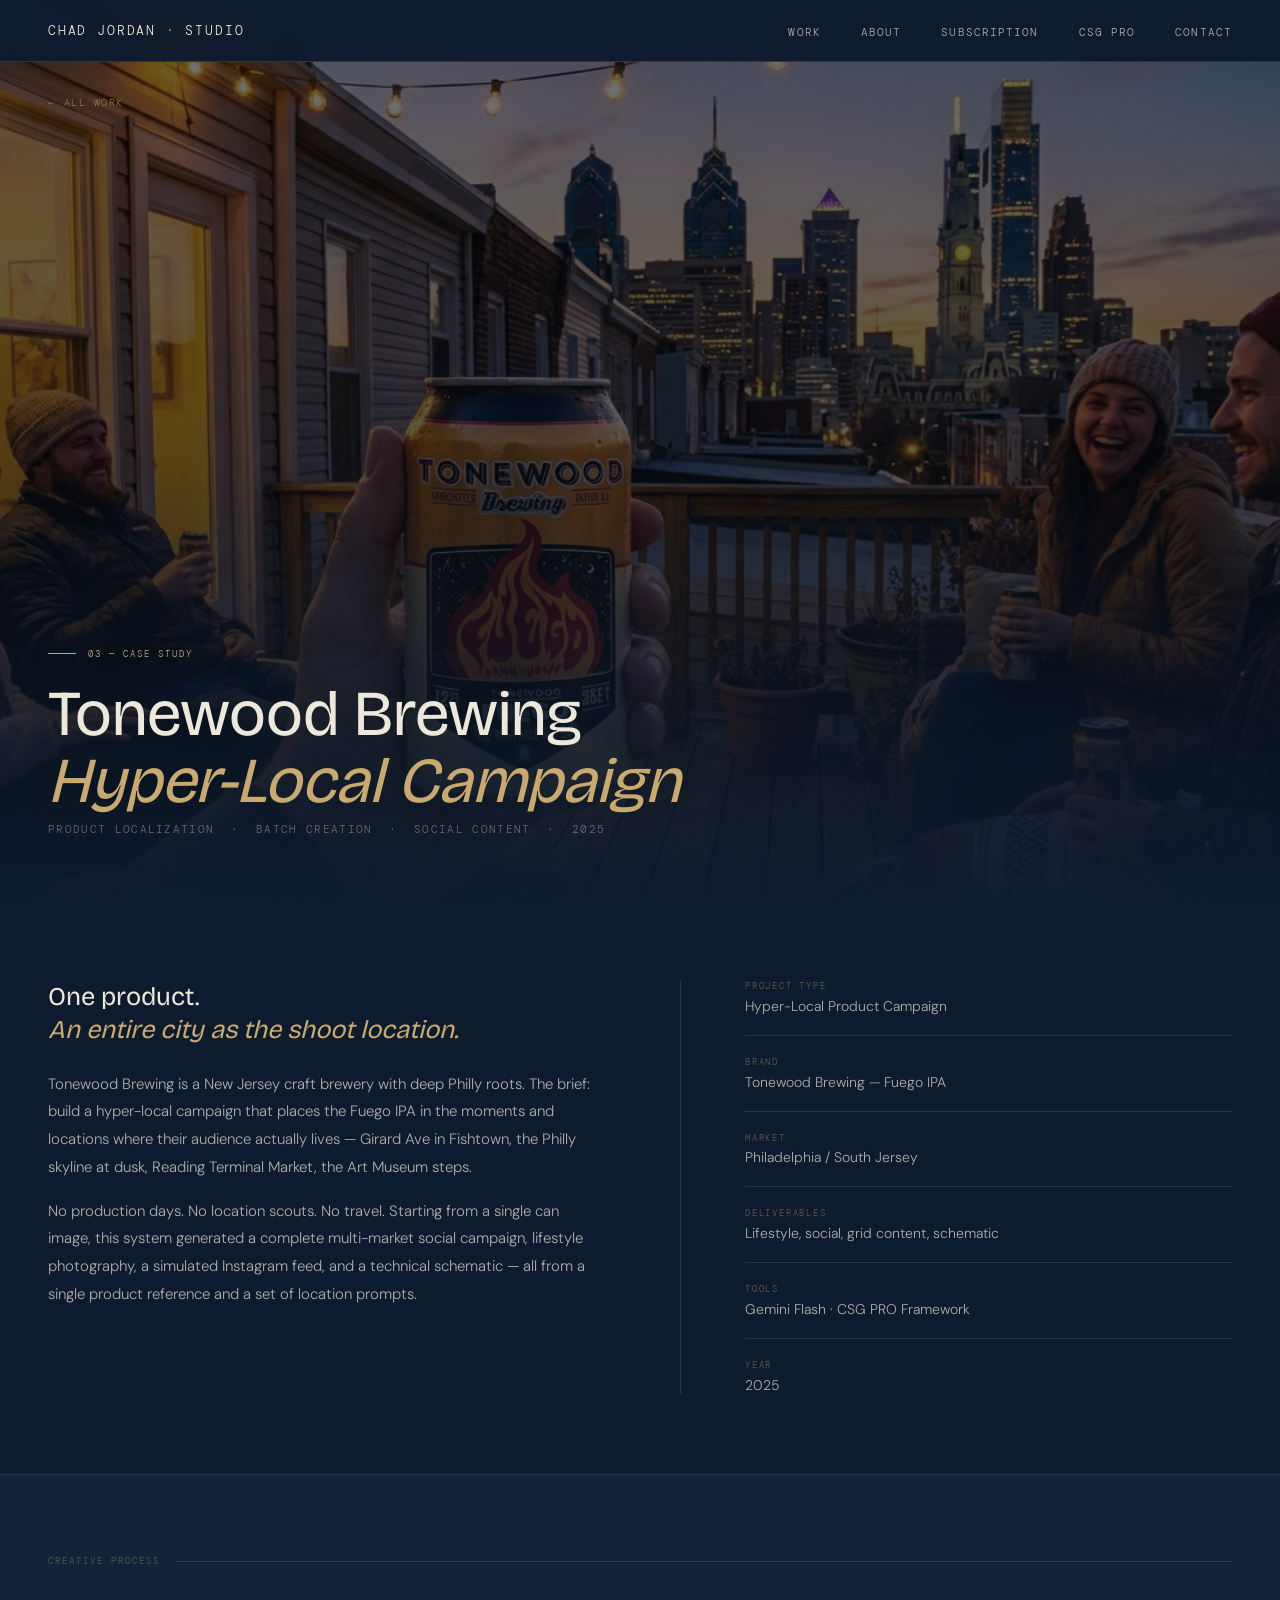
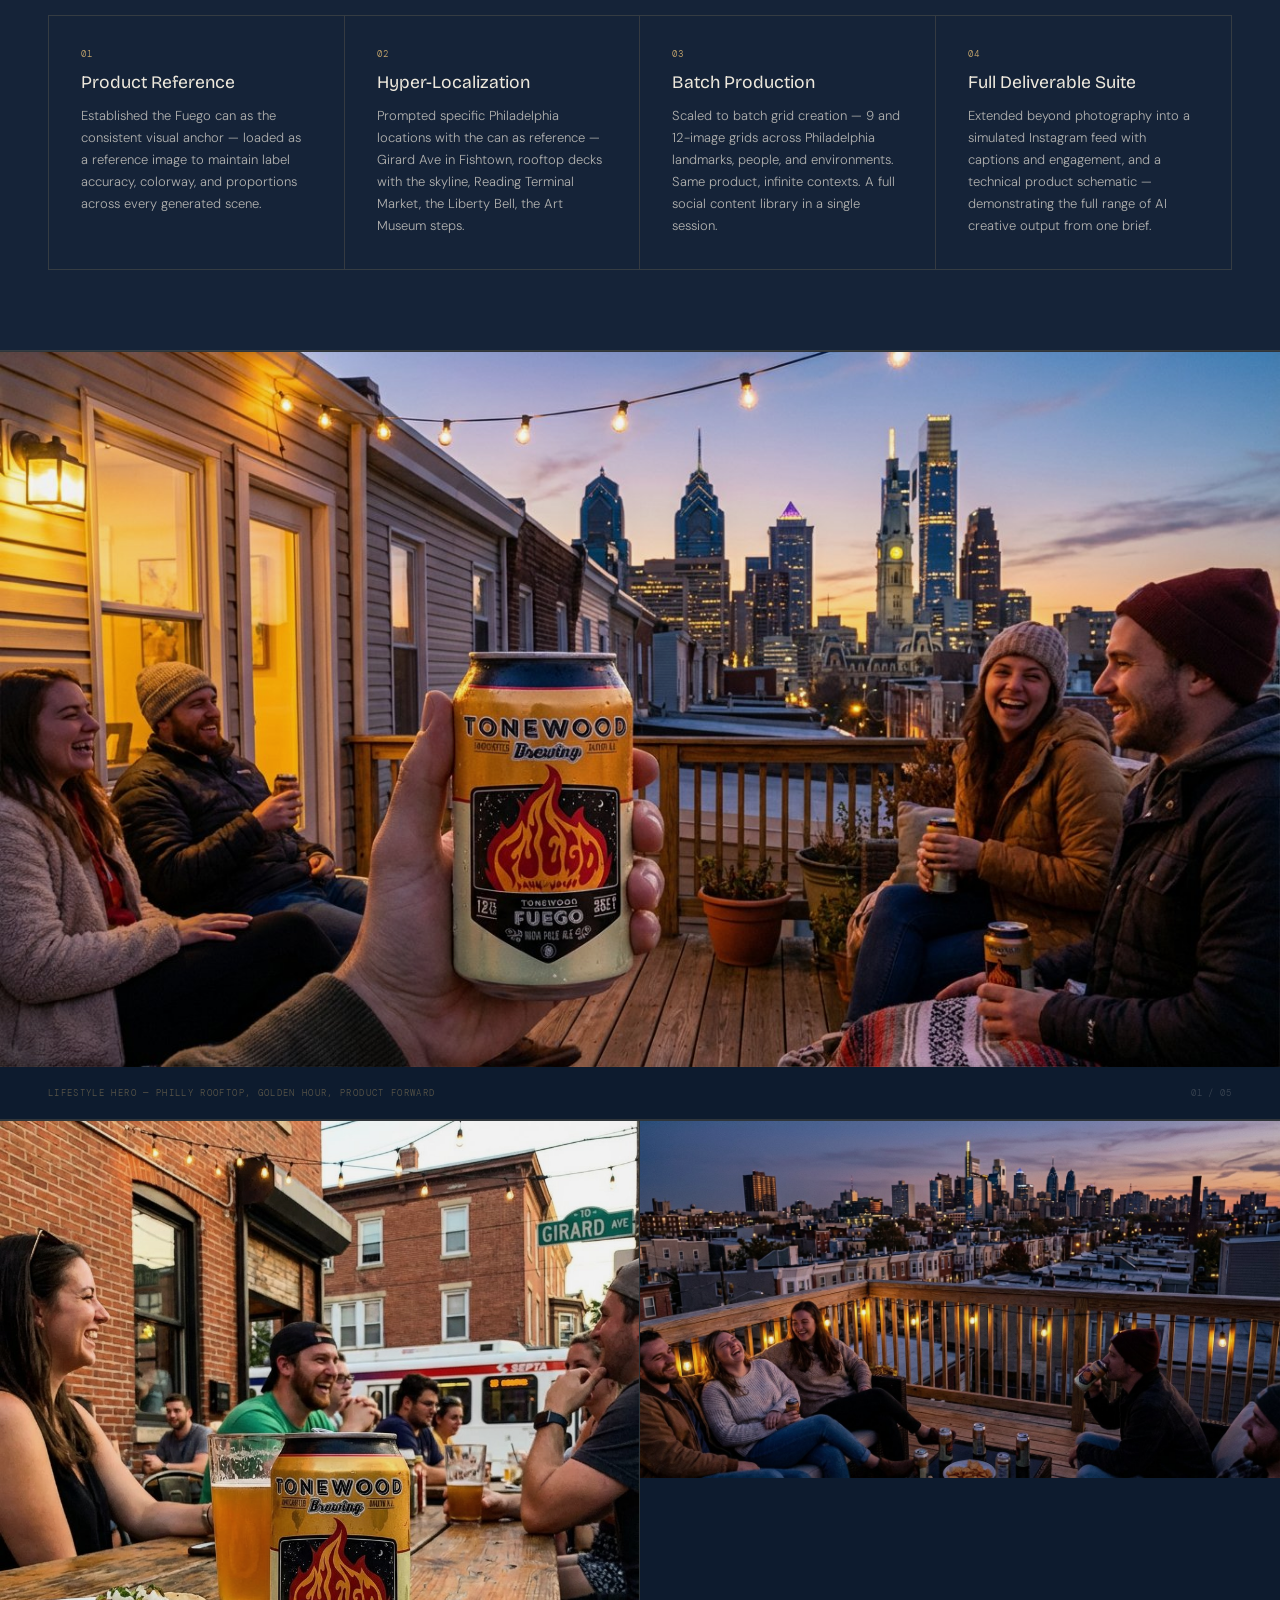
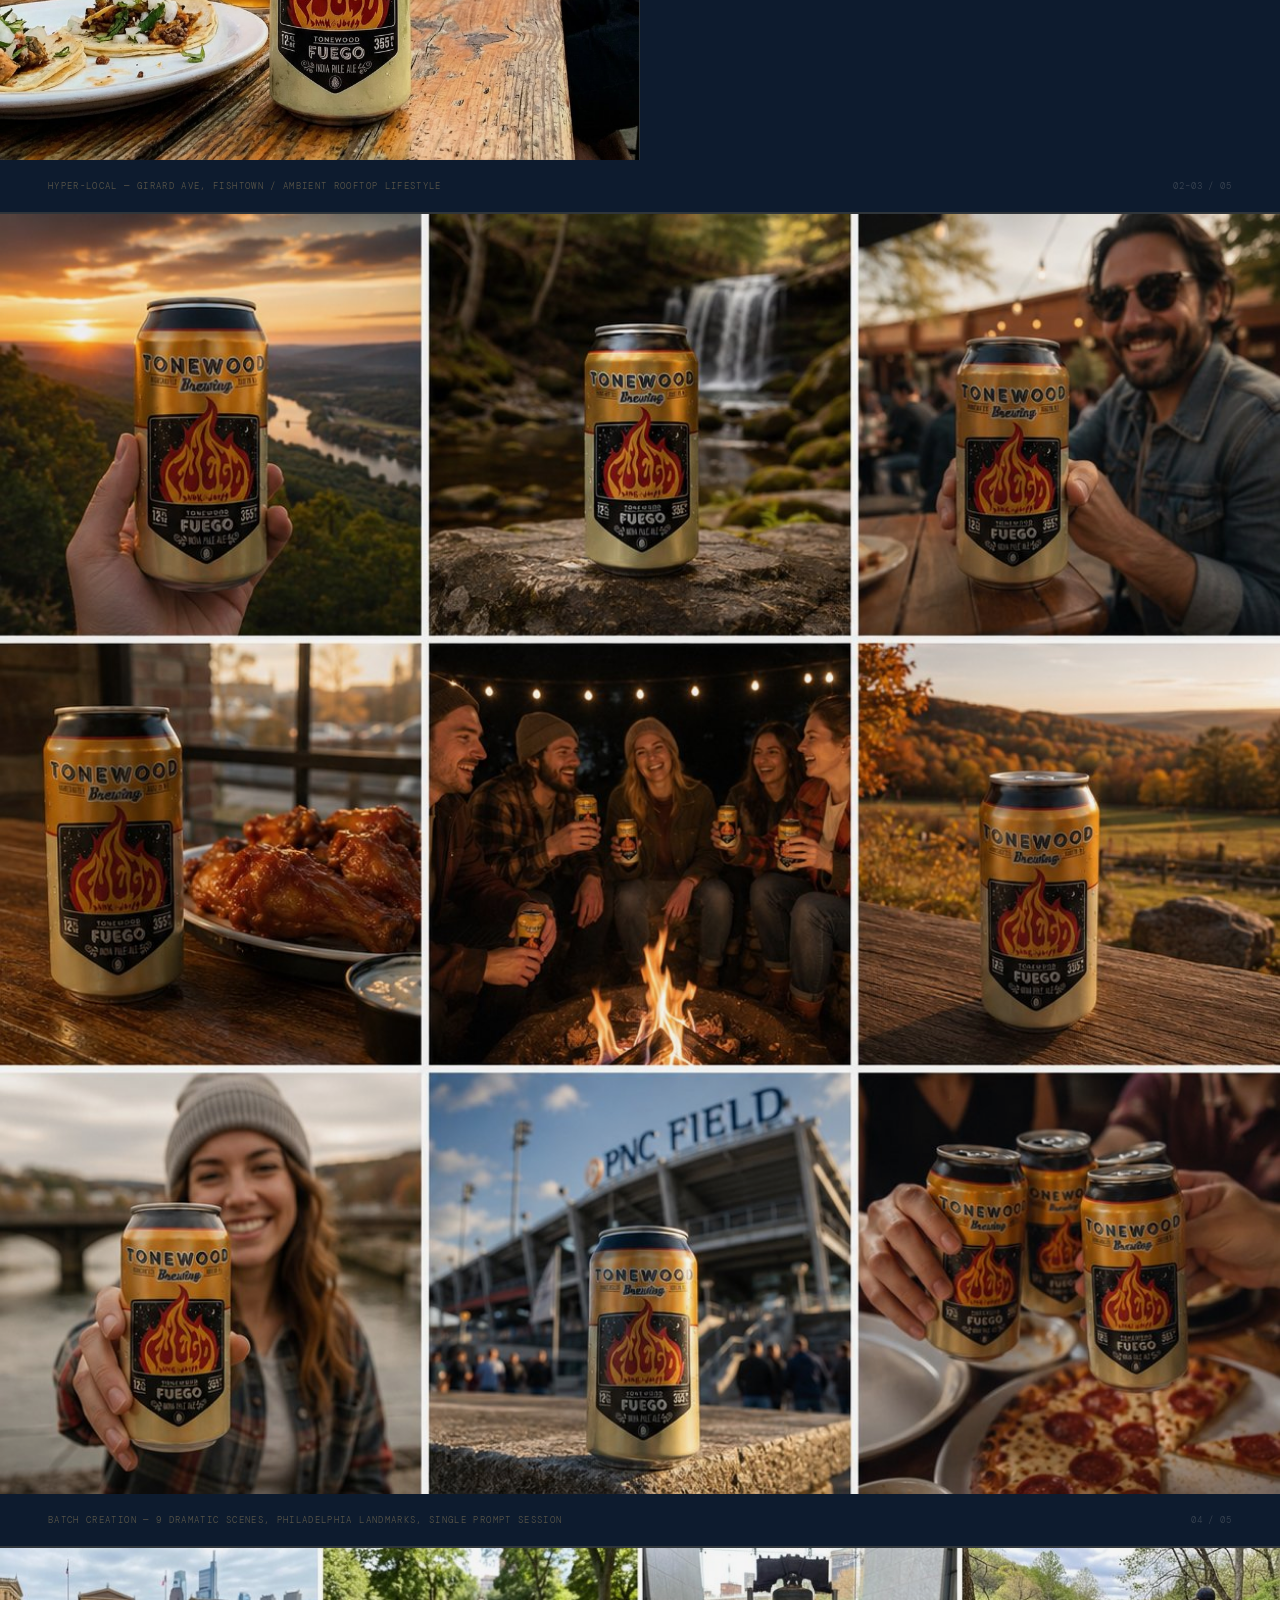
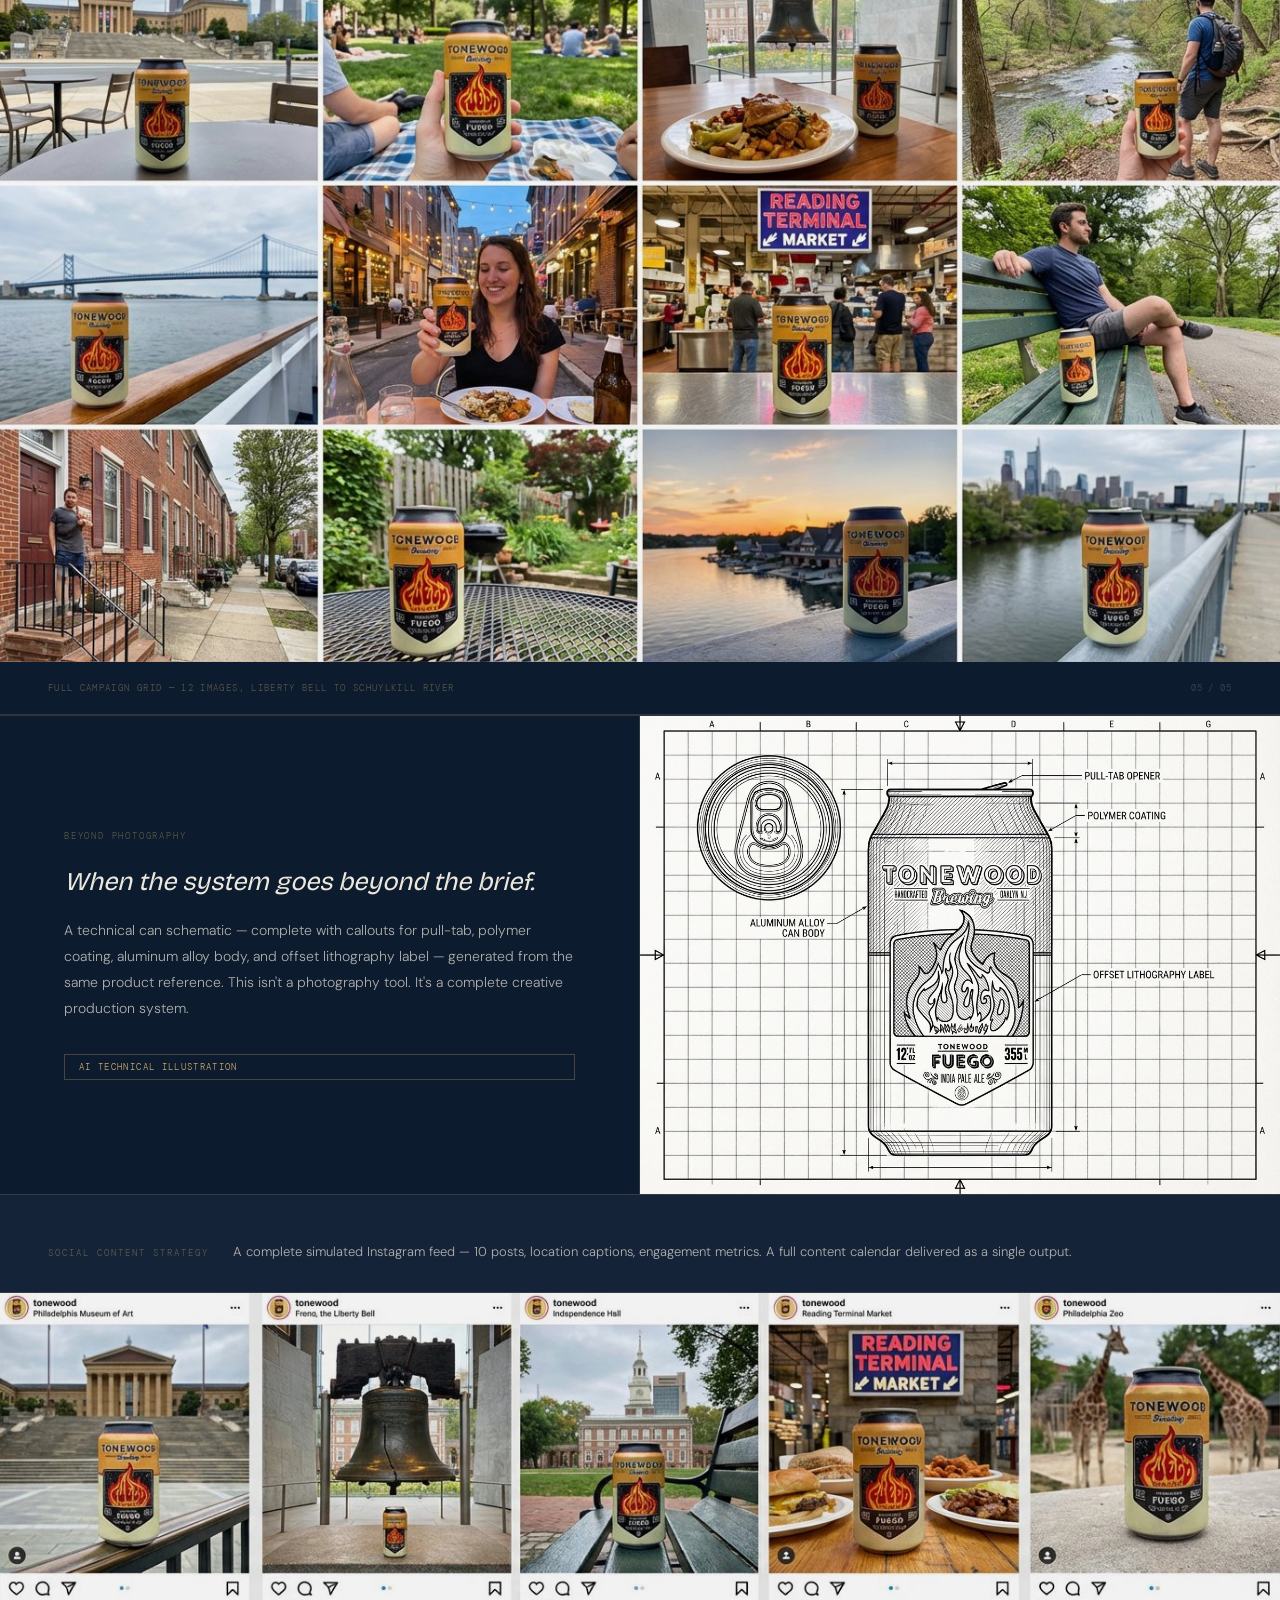
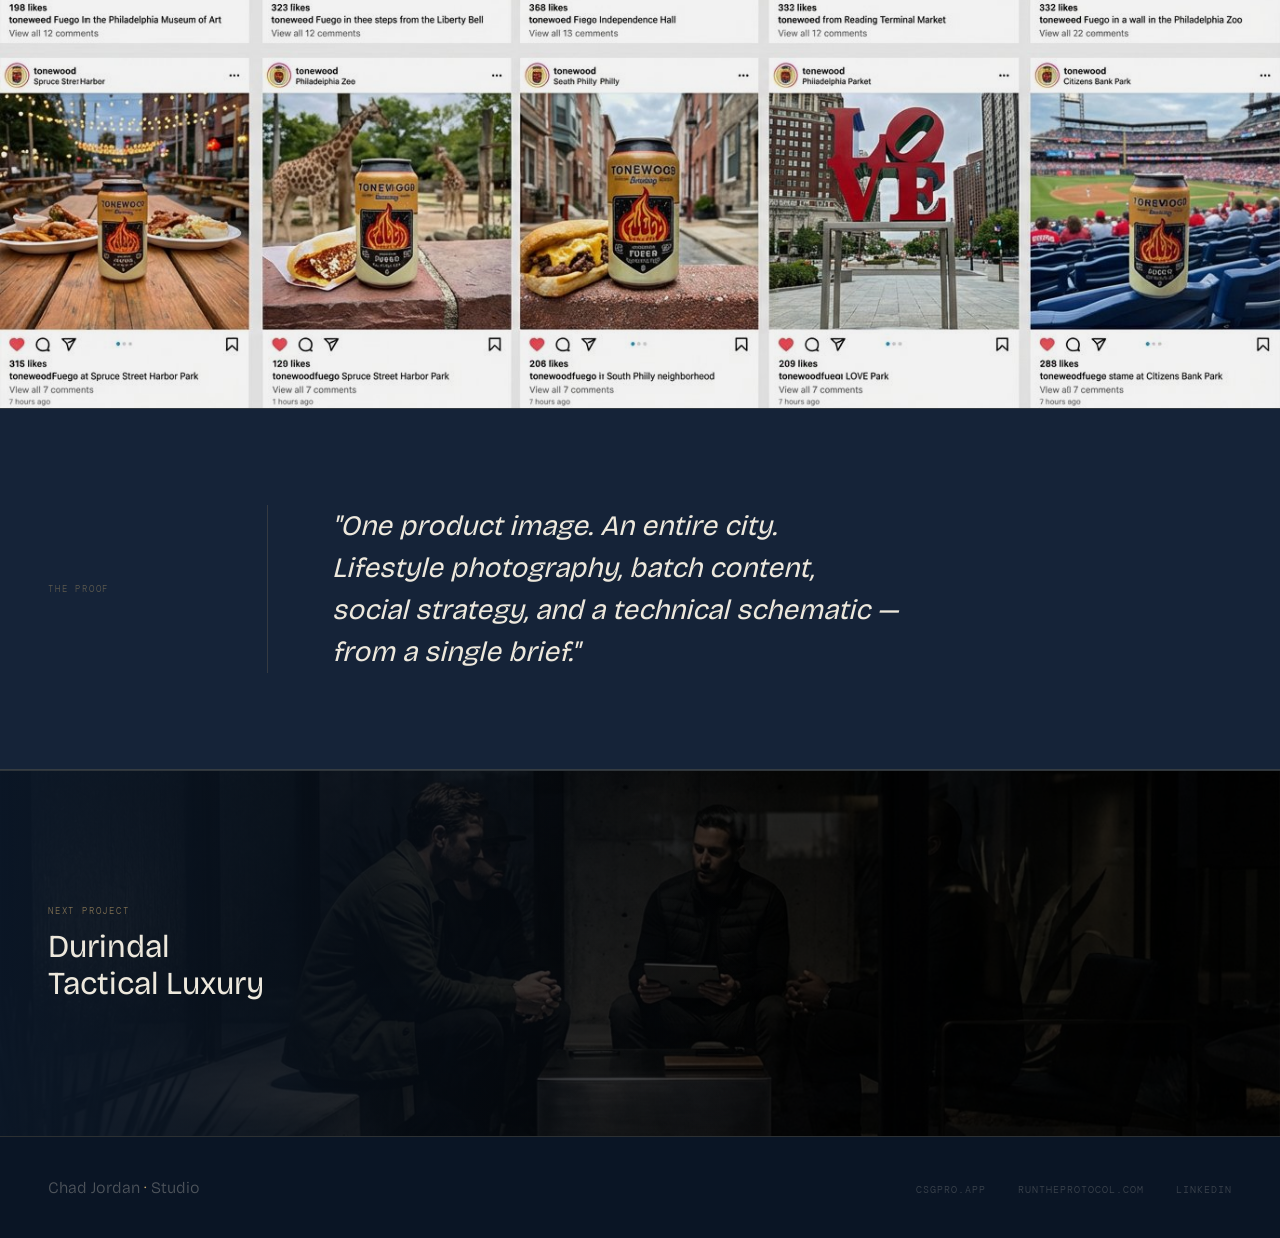
<file: tonewood.html>
<!DOCTYPE html>
<html lang="en">
<head>
<meta charset="UTF-8">
<meta name="viewport" content="width=device-width, initial-scale=1.0">
<meta name="format-detection" content="telephone=no">
<title>Tonewood Brewing — Chad Jordan · Studio</title>
<meta name="description" content="One product. An entire city as the campaign location. AI-powered hyper-localization at scale.">
<link rel="preconnect" href="https://fonts.googleapis.com">
<link href="https://fonts.googleapis.com/css2?family=Bricolage+Grotesque:opsz,wght@12..96,300;12..96,400;12..96,500;12..96,600;12..96,700;12..96,800&family=DM+Mono:wght@300;400&family=DM+Sans:wght@300;400&display=swap" rel="stylesheet">
<link rel="stylesheet" href="style.css?v=10">
<style>
.cs-hero{position:relative;height:100vh;overflow:hidden;display:flex;flex-direction:column;justify-content:flex-end;}
.cs-hero-img{position:absolute;inset:0;width:100%;height:100%;object-fit:cover;object-position:center center;filter:brightness(0.45) saturate(0.88);}
.cs-hero-overlay{position:absolute;inset:0;background:linear-gradient(to top,rgba(13,27,46,0.97) 0%,rgba(13,27,46,0.2) 50%,transparent 100%);}
.cs-hero-content{position:relative;z-index:1;padding:0 3rem 4rem;}
.cs-back{position:absolute;top:6rem;left:3rem;z-index:2;font-family:'DM Mono',monospace;font-size:10px;letter-spacing:0.15em;text-transform:uppercase;color:rgba(201,169,110,0.6);text-decoration:none;display:flex;align-items:center;gap:0.5rem;transition:color 0.2s;}
.cs-back:hover{color:var(--gold);}
.cs-back::before{content:'←';}
.cs-category{font-family:'DM Mono',monospace;font-size:9px;letter-spacing:0.22em;text-transform:uppercase;color:var(--gold);margin-bottom:1.25rem;display:flex;align-items:center;gap:0.75rem;}
.cs-category::before{content:'';display:inline-block;width:28px;height:0.5px;background:var(--gold);}
.cs-title{font-family:'Bricolage Grotesque',sans-serif;font-size:clamp(2.5rem,5vw,5rem);font-weight:400;line-height:1.05;color:var(--white);margin-bottom:0.5rem;}
.cs-title em{font-style:italic;color:var(--gold);}
.cs-subtitle{font-family:'DM Mono',monospace;font-size:11px;letter-spacing:0.12em;text-transform:uppercase;color:rgba(237,232,220,0.4);}

.cs-brief{display:grid;grid-template-columns:1fr 1fr;gap:5rem;padding:5rem 3rem;border-bottom:0.5px solid var(--gold-rule);}
.cs-brief-left h2{font-family:'Bricolage Grotesque',sans-serif;font-size:clamp(1.4rem,2vw,1.9rem);font-weight:400;color:var(--white);line-height:1.3;margin-bottom:1.5rem;}
.cs-brief-left h2 em{font-style:italic;color:var(--gold);}
.cs-brief-left p{font-size:15px;line-height:1.85;color:var(--white-dim);margin-bottom:1rem;}
.cs-brief-right{display:flex;flex-direction:column;gap:0;border-left:0.5px solid var(--gold-rule);padding-left:4rem;justify-content:center;}
.cs-meta-row{display:flex;flex-direction:column;gap:0.3rem;padding:1.25rem 0;border-bottom:0.5px solid var(--gold-rule);}
.cs-meta-row:first-child{padding-top:0;}
.cs-meta-row:last-child{border-bottom:none;padding-bottom:0;}
.cs-meta-label{font-family:'DM Mono',monospace;font-size:9px;letter-spacing:0.2em;text-transform:uppercase;color:rgba(201,169,110,0.45);}
.cs-meta-value{font-size:14px;color:var(--white-dim);}

.cs-process{padding:5rem 3rem;border-bottom:0.5px solid var(--gold-rule);background:var(--navy-mid);}
.cs-process-label{font-family:'DM Mono',monospace;font-size:9px;letter-spacing:0.22em;text-transform:uppercase;color:rgba(201,169,110,0.4);margin-bottom:3rem;display:flex;align-items:center;gap:1rem;}
.cs-process-label::after{content:'';flex:1;height:0.5px;background:var(--gold-rule);}
.cs-steps{display:grid;grid-template-columns:repeat(4,1fr);gap:0;border:0.5px solid var(--gold-rule);}
.cs-step{padding:2rem;border-right:0.5px solid var(--gold-rule);}
.cs-step:last-child{border-right:none;}
.cs-step-num{font-family:'DM Mono',monospace;font-size:9px;letter-spacing:0.15em;color:var(--gold);margin-bottom:0.75rem;}
.cs-step-title{font-family:'Bricolage Grotesque',sans-serif;font-size:1.1rem;font-weight:400;color:var(--white);margin-bottom:0.75rem;line-height:1.2;}
.cs-step-body{font-size:13px;line-height:1.7;color:var(--white-dim);}

.cs-image-full{width:100%;display:block;border-top:0.5px solid var(--gold-rule);}
.cs-image-full img{width:100%;display:block;filter:brightness(0.96) saturate(0.97);transition:filter 0.4s;}
.cs-image-full img:hover{filter:brightness(1) saturate(1);}
.cs-image-caption{padding:1.25rem 3rem;border-bottom:0.5px solid var(--gold-rule);display:flex;justify-content:space-between;align-items:center;}
.cs-caption-text{font-family:'DM Mono',monospace;font-size:9px;letter-spacing:0.15em;text-transform:uppercase;color:rgba(201,169,110,0.4);}
.cs-caption-num{font-family:'DM Mono',monospace;font-size:9px;letter-spacing:0.1em;color:rgba(237,232,220,0.2);}

.cs-image-pair{display:grid;grid-template-columns:1fr 1fr;border-top:0.5px solid var(--gold-rule);}
.cs-image-pair img{width:100%;display:block;border-right:0.5px solid var(--gold-rule);filter:brightness(0.95) saturate(0.95);transition:filter 0.4s;}
.cs-image-pair img:last-child{border-right:none;}
.cs-image-pair img:hover{filter:brightness(1) saturate(1);}

/* SCHEMATIC FEATURE */
.cs-schematic-section{
  display:grid;
  grid-template-columns:1fr 1fr;
  border-top:0.5px solid var(--gold-rule);
}
.cs-schematic-context{
  padding:4rem;
  display:flex;
  flex-direction:column;
  justify-content:center;
  border-right:0.5px solid var(--gold-rule);
}
.cs-schematic-context-label{
  font-family:'DM Mono',monospace;
  font-size:9px;
  letter-spacing:0.2em;
  text-transform:uppercase;
  color:rgba(201,169,110,0.4);
  margin-bottom:1.5rem;
}
.cs-schematic-headline{
  font-family:'Bricolage Grotesque',sans-serif;
  font-size:clamp(1.5rem,2vw,2rem);
  font-weight:400;
  color:var(--white);
  line-height:1.25;
  margin-bottom:1.25rem;
  font-style:italic;
}
.cs-schematic-body{
  font-size:14px;
  line-height:1.85;
  color:var(--white-dim);
  margin-bottom:2rem;
}
.cs-schematic-tag{
  font-family:'DM Mono',monospace;
  font-size:9px;
  letter-spacing:0.15em;
  text-transform:uppercase;
  color:var(--gold);
  border:0.5px solid rgba(201,169,110,0.3);
  padding:6px 14px;
  display:inline-block;
}
.cs-schematic-image{overflow:hidden;background:var(--white);}
.cs-schematic-image img{width:100%;display:block;filter:none;transition:filter 0.4s;}
.cs-schematic-image img:hover{filter:brightness(1.05);}

/* INSTAGRAM FEATURE */
.cs-instagram-section{
  border-top:0.5px solid var(--gold-rule);
  background:var(--navy-mid);
}
.cs-instagram-header{
  padding:3rem 3rem 2rem;
  display:flex;
  align-items:baseline;
  gap:1.5rem;
}
.cs-instagram-label{
  font-family:'DM Mono',monospace;
  font-size:9px;
  letter-spacing:0.22em;
  text-transform:uppercase;
  color:rgba(201,169,110,0.4);
}
.cs-instagram-desc{
  font-size:13px;
  color:var(--white-dim);
}
.cs-instagram-image{width:100%;display:block;border-top:0.5px solid var(--gold-rule);}
.cs-instagram-image img{width:100%;display:block;filter:brightness(0.95);transition:filter 0.4s;}
.cs-instagram-image img:hover{filter:brightness(1);}

.cs-insight{padding:6rem 3rem;border-top:0.5px solid var(--gold-rule);border-bottom:0.5px solid var(--gold-rule);display:grid;grid-template-columns:220px 1fr;gap:4rem;align-items:center;background:var(--navy-mid);}
.cs-insight-label{font-family:'DM Mono',monospace;font-size:9px;letter-spacing:0.2em;text-transform:uppercase;color:rgba(201,169,110,0.4);border-right:0.5px solid var(--gold-rule);padding-right:4rem;align-self:stretch;display:flex;align-items:center;}
.cs-insight-text{font-family:'Bricolage Grotesque',sans-serif;font-size:clamp(1.4rem,2.2vw,2rem);font-weight:400;line-height:1.5;color:var(--white);font-style:italic;}

.cs-next{display:block;text-decoration:none;position:relative;overflow:hidden;aspect-ratio:21/6;border-top:0.5px solid var(--gold-rule);}
.cs-next-bg{width:100%;height:100%;object-fit:cover;position:absolute;inset:0;filter:brightness(0.3) saturate(0.7);transition:filter 0.6s,transform 0.7s;}
.cs-next:hover .cs-next-bg{filter:brightness(0.45) saturate(0.9);transform:scale(1.03);}
.cs-next-overlay{position:absolute;inset:0;display:flex;flex-direction:column;justify-content:center;padding:3rem;background:linear-gradient(to right,rgba(13,27,46,0.8) 0%,transparent 60%);}
.cs-next-label{font-family:'DM Mono',monospace;font-size:9px;letter-spacing:0.2em;text-transform:uppercase;color:rgba(201,169,110,0.6);margin-bottom:0.75rem;}
.cs-next-title{font-family:'Bricolage Grotesque',sans-serif;font-size:clamp(1.5rem,2.5vw,2.5rem);font-weight:400;color:var(--white);line-height:1.15;}

@media(max-width:900px){
  .cs-hero-content{padding:0 1.5rem 3rem;}
  .cs-back{left:1.5rem;}
  .cs-brief{grid-template-columns:1fr;gap:3rem;padding:4rem 1.5rem;}
  .cs-brief-right{border-left:none;padding-left:0;border-top:0.5px solid var(--gold-rule);padding-top:2rem;}
  .cs-steps{grid-template-columns:1fr 1fr;}
  .cs-step{border-bottom:0.5px solid var(--gold-rule);}
  .cs-steps .cs-step:nth-child(3),.cs-steps .cs-step:nth-child(4){border-bottom:none;}
  .cs-image-pair{grid-template-columns:1fr;}
  .cs-schematic-section{grid-template-columns:1fr;}
  .cs-schematic-context{border-right:none;border-bottom:0.5px solid var(--gold-rule);padding:2.5rem 1.5rem;}
  .cs-insight{grid-template-columns:1fr;gap:1.5rem;padding:4rem 1.5rem;}
  .cs-insight-label{border-right:none;padding-right:0;align-self:auto;}
  .cs-process{padding:4rem 1.5rem;}
  .cs-image-caption{padding:1rem 1.5rem;}
  .cs-instagram-header{flex-direction:column;gap:0.5rem;padding:2rem 1.5rem 1.5rem;}
}

</style>
</head>
<body>

<nav>
  <a href="index.html" class="logo">Chad Jordan <span>·</span> Studio</a>
  <ul class="nav-links">
    <li><a href="index.html#work">Work</a></li>
    <li><a href="about.html">About</a></li>
    <li><a href="subscription.html">Subscription</a></li>
    <li><a href="csgpro.html">CSG Pro</a></li>
    <li><a href="mailto:chad@justbejack.com">Contact</a></li>
  </ul>
  <button class="nav-toggle" id="nav-toggle" aria-label="Menu">
    <span></span><span></span><span></span>
  </button>
</nav>

<div class="nav-overlay" id="nav-overlay">
  <button class="nav-overlay-x" id="nav-overlay-x" aria-label="Close menu">✕</button>
  <ul class="nav-overlay-links">
    <li><a href="index.html#work">Work</a></li>
    <li><a href="about.html">About</a></li>
    <li><a href="subscription.html">Subscription</a></li>
    <li><a href="csgpro.html">CSG Pro</a></li>
    <li><a href="mailto:chad@justbejack.com">Contact</a></li>
  </ul>
</div>

<!-- HERO -->
<section class="cs-hero">
  <a href="index.html#work" class="cs-back">All Work</a>
  <img class="cs-hero-img" src="images/tonewood/tw_hero.png" alt="Tonewood Brewing Fuego — Philadelphia rooftop at dusk">
  <div class="cs-hero-overlay"></div>
  <div class="cs-hero-content">
    <div class="cs-category">03 — Case Study</div>
    <h1 class="cs-title">Tonewood Brewing<br><em>Hyper-Local Campaign</em></h1>
    <div class="cs-subtitle">Product Localization &nbsp;·&nbsp; Batch Creation &nbsp;·&nbsp; Social Content &nbsp;·&nbsp; 2025</div>
  </div>
</section>

<!-- BRIEF -->
<section class="cs-brief reveal">
  <div class="cs-brief-left">
    <h2>One product.<br><em>An entire city as the shoot location.</em></h2>
    <p>Tonewood Brewing is a New Jersey craft brewery with deep Philly roots. The brief: build a hyper-local campaign that places the Fuego IPA in the moments and locations where their audience actually lives — Girard Ave in Fishtown, the Philly skyline at dusk, Reading Terminal Market, the Art Museum steps.</p>
    <p>No production days. No location scouts. No travel. Starting from a single can image, this system generated a complete multi-market social campaign, lifestyle photography, a simulated Instagram feed, and a technical schematic — all from a single product reference and a set of location prompts.</p>
  </div>
  <div class="cs-brief-right">
    <div class="cs-meta-row">
      <span class="cs-meta-label">Project Type</span>
      <span class="cs-meta-value">Hyper-Local Product Campaign</span>
    </div>
    <div class="cs-meta-row">
      <span class="cs-meta-label">Brand</span>
      <span class="cs-meta-value">Tonewood Brewing — Fuego IPA</span>
    </div>
    <div class="cs-meta-row">
      <span class="cs-meta-label">Market</span>
      <span class="cs-meta-value">Philadelphia / South Jersey</span>
    </div>
    <div class="cs-meta-row">
      <span class="cs-meta-label">Deliverables</span>
      <span class="cs-meta-value">Lifestyle, social, grid content, schematic</span>
    </div>
    <div class="cs-meta-row">
      <span class="cs-meta-label">Tools</span>
      <span class="cs-meta-value">Gemini Flash · CSG PRO Framework</span>
    </div>
    <div class="cs-meta-row">
      <span class="cs-meta-label">Year</span>
      <span class="cs-meta-value">2025</span>
    </div>
  </div>
</section>

<!-- PROCESS -->
<section class="cs-process reveal">
  <div class="cs-process-label">Creative Process</div>
  <div class="cs-steps">
    <div class="cs-step">
      <div class="cs-step-num">01</div>
      <div class="cs-step-title">Product Reference</div>
      <div class="cs-step-body">Established the Fuego can as the consistent visual anchor — loaded as a reference image to maintain label accuracy, colorway, and proportions across every generated scene.</div>
    </div>
    <div class="cs-step">
      <div class="cs-step-num">02</div>
      <div class="cs-step-title">Hyper-Localization</div>
      <div class="cs-step-body">Prompted specific Philadelphia locations with the can as reference — Girard Ave in Fishtown, rooftop decks with the skyline, Reading Terminal Market, the Liberty Bell, the Art Museum steps.</div>
    </div>
    <div class="cs-step">
      <div class="cs-step-num">03</div>
      <div class="cs-step-title">Batch Production</div>
      <div class="cs-step-body">Scaled to batch grid creation — 9 and 12-image grids across Philadelphia landmarks, people, and environments. Same product, infinite contexts. A full social content library in a single session.</div>
    </div>
    <div class="cs-step">
      <div class="cs-step-num">04</div>
      <div class="cs-step-title">Full Deliverable Suite</div>
      <div class="cs-step-body">Extended beyond photography into a simulated Instagram feed with captions and engagement, and a technical product schematic — demonstrating the full range of AI creative output from one brief.</div>
    </div>
  </div>
</section>

<!-- HERO LIFESTYLE -->
<div class="cs-image-full reveal">
  <img src="images/tonewood/tw_hero.png" alt="Tonewood Fuego held up on Philadelphia rooftop at golden hour">
</div>
<div class="cs-image-caption">
  <span class="cs-caption-text">Lifestyle Hero — Philly rooftop, golden hour, product forward</span>
  <span class="cs-caption-num">01 / 05</span>
</div>

<!-- PAIR: GIRARD AVE / AMBIENT ROOFTOP -->
<div class="cs-image-pair reveal">
  <img src="images/tonewood/tw_girard.png" alt="Tonewood Fuego at street cafe on Girard Ave, Fishtown Philadelphia">
  <img src="images/tonewood/tw_ambient.png" alt="Friends on Philadelphia rooftop at dusk — Tonewood subtly in scene">
</div>
<div class="cs-image-caption">
  <span class="cs-caption-text">Hyper-Local — Girard Ave, Fishtown / Ambient rooftop lifestyle</span>
  <span class="cs-caption-num">02–03 / 05</span>
</div>

<!-- 9-IMAGE BATCH GRID -->
<div class="cs-image-full reveal">
  <img src="images/tonewood/tw_grid9.png" alt="9-image batch grid — Tonewood Fuego across Philadelphia landmarks">
</div>
<div class="cs-image-caption">
  <span class="cs-caption-text">Batch Creation — 9 dramatic scenes, Philadelphia landmarks, single prompt session</span>
  <span class="cs-caption-num">04 / 05</span>
</div>

<!-- 12-IMAGE GRID -->
<div class="cs-image-full reveal">
  <img src="images/tonewood/tw_grid12.png" alt="12-image campaign grid — Tonewood Fuego across Philadelphia environments">
</div>
<div class="cs-image-caption">
  <span class="cs-caption-text">Full Campaign Grid — 12 images, Liberty Bell to Schuylkill River</span>
  <span class="cs-caption-num">05 / 05</span>
</div>

<!-- SCHEMATIC FEATURE -->
<div class="cs-schematic-section reveal">
  <div class="cs-schematic-context">
    <div class="cs-schematic-context-label">Beyond Photography</div>
    <div class="cs-schematic-headline">When the system goes beyond the brief.</div>
    <p class="cs-schematic-body">A technical can schematic — complete with callouts for pull-tab, polymer coating, aluminum alloy body, and offset lithography label — generated from the same product reference. This isn't a photography tool. It's a complete creative production system.</p>
    <span class="cs-schematic-tag">AI Technical Illustration</span>
  </div>
  <div class="cs-schematic-image">
    <img src="images/tonewood/tw_schematic.png" alt="Technical schematic drawing of Tonewood Fuego can with engineering callouts">
  </div>
</div>

<!-- INSTAGRAM FEATURE -->
<div class="cs-instagram-section reveal">
  <div class="cs-instagram-header">
    <span class="cs-instagram-label">Social Content Strategy</span>
    <span class="cs-instagram-desc">A complete simulated Instagram feed — 10 posts, location captions, engagement metrics. A full content calendar delivered as a single output.</span>
  </div>
  <div class="cs-instagram-image">
    <img src="images/tonewood/tw_instagram.png" alt="Simulated Tonewood Instagram feed — 10 posts across Philadelphia locations with likes and comments">
  </div>
</div>

<!-- INSIGHT -->
<section class="cs-insight reveal">
  <div class="cs-insight-label">The Proof</div>
  <p class="cs-insight-text">
    "One product image. An entire city.<br>
    Lifestyle photography, batch content,<br>
    social strategy, and a technical schematic —<br>
    from a single brief."
  </p>
</section>

<!-- NEXT PROJECT -->
<a href="durindal.html" class="cs-next">
  <img class="cs-next-bg" src="images/durindal.png" alt="Durindal Tactical Luxury brand system">
  <div class="cs-next-overlay">
    <div class="cs-next-label">Next Project</div>
    <div class="cs-next-title">Durindal<br>Tactical Luxury</div>
  </div>
</a>

<footer>
  <span class="footer-name">Chad Jordan <span>·</span> Studio</span>
  <ul class="footer-links">
    <li><a href="https://csgpro.app" target="_blank">csgpro.app</a></li>
    <li><a href="https://runtheprotocol.com" target="_blank">runtheprotocol.com</a></li>
    <li><a href="https://linkedin.com/in/chad-jordan-388ab624" target="_blank">LinkedIn</a></li>
  </ul>
</footer>

<script>
const navToggle = document.getElementById("nav-toggle");
const navOverlay = document.getElementById("nav-overlay");
const navOverlayX = document.getElementById("nav-overlay-x");
function closeNav(){
  navToggle.classList.remove("open");
  navOverlay.classList.remove("open");
}
function openNav(){
  navToggle.classList.add("open");
  navOverlay.classList.add("open");
}
if(navToggle){
  navToggle.addEventListener("click", function(){
    navOverlay.classList.contains("open") ? closeNav() : openNav();
  });
}
if(navOverlayX){
  navOverlayX.addEventListener("click", closeNav);
}
if(navOverlay){
  navOverlay.querySelectorAll("a").forEach(function(link){
    link.addEventListener("click", closeNav);
  });
}
const observer = new IntersectionObserver((entries) => {
  entries.forEach(e => {
    if(e.isIntersecting){e.target.classList.add('visible');observer.unobserve(e.target);}
  });
},{threshold:0.08});
document.querySelectorAll('.reveal').forEach(el => observer.observe(el));
</script>
</body>
</html>
</file>
<file: style.css>
*{margin:0;padding:0;box-sizing:border-box;}
a{color:inherit;text-decoration:none;}
ul,ol{list-style:none;}

:root{
  --navy:#0d1b2e;
  --navy-mid:#152338;
  --navy-light:#1e2f45;
  --gold:#c9a96e;
  --gold-dim:rgba(201,169,110,0.4);
  --gold-rule:rgba(201,169,110,0.18);
  --white:#ede8dc;
  --white-dim:rgba(237,232,220,0.72);
  --white-faint:rgba(237,232,220,0.12);
}

html{scroll-behavior:smooth;}
body{
  background:var(--navy);
  color:var(--white);
  font-family:'DM Sans',sans-serif;
  font-weight:300;
  overflow-x:hidden;
}

/* NAV */
nav{
  position:fixed;
  top:0;left:0;right:0;
  z-index:150;
  display:flex;
  justify-content:space-between;
  align-items:center;
  padding:1.25rem 3rem;
  border-bottom:0.5px solid var(--gold-rule);
  background:rgba(13,27,46,0.96);
  backdrop-filter:blur(12px);
}
.logo{
  font-family:'DM Mono',monospace;
  font-size:13px;
  font-weight:300;
  letter-spacing:0.14em;
  text-transform:uppercase;
  color:var(--white);
  text-decoration:none;
}
.logo span{color:var(--gold);}
.nav-links{display:flex;gap:2.5rem;list-style:none;margin:0;padding:0;}
.nav-links li{list-style:none;}
.nav-links a{
  font-family:'DM Mono',monospace;
  font-size:11px;
  letter-spacing:0.1em;
  text-transform:uppercase;
  color:var(--white-dim);
  text-decoration:none;
  transition:color 0.2s;
}
.nav-links a:hover{color:var(--gold);}

/* NAV OVERLAY — sits outside nav, full screen */
.nav-overlay{
  display:none;
  position:fixed;
  top:0;left:0;right:0;bottom:0;
  background:#0d1b2e;
  z-index:500;
  flex-direction:column;
  align-items:center;
  justify-content:center;
}
.nav-overlay.open{display:flex;}
.nav-overlay-links{
  list-style:none;
  display:flex;
  flex-direction:column;
  align-items:center;
  gap:2.5rem;
  padding:0;margin:0;
}
.nav-overlay-links li{list-style:none;}
.nav-overlay-links a{
  font-family:'Bricolage Grotesque',sans-serif;
  font-size:2.2rem;
  font-weight:400;
  color:var(--white);
  text-decoration:none;
  letter-spacing:0.02em;
  transition:color 0.2s;
}
.nav-overlay-links a:hover{color:var(--gold);}

/* HAMBURGER */
.nav-toggle{
  display:none;
  flex-direction:column;
  justify-content:center;
  gap:5px;
  background:none;
  border:none;
  cursor:pointer;
  padding:6px;
  z-index:600;
  position:relative;
}
.nav-toggle span{
  display:block;
  width:22px;
  height:1.5px;
  background:var(--white);
  transition:transform 0.3s ease,opacity 0.3s ease;
  border-radius:1px;
}
.nav-toggle.open span{background:var(--white);}
.nav-toggle.open span:nth-child(1){transform:translateY(6px) rotate(45deg);}
.nav-toggle.open span:nth-child(2){opacity:0;}
.nav-toggle.open span:nth-child(3){transform:translateY(-6px) rotate(-45deg);}

/* Close button inside overlay */
.nav-overlay-x{
  position:absolute;
  top:1.25rem;right:1.5rem;
  background:none;border:none;
  font-size:1.2rem;
  color:var(--white-dim);
  cursor:pointer;
  padding:8px;
  line-height:1;
  transition:color 0.2s;
}
.nav-overlay-x:hover{color:var(--gold);}

/* HERO */
.hero{
  position:relative;
  min-height:100vh;
  display:flex;
  flex-direction:column;
  justify-content:flex-end;
  border-bottom:0.5px solid var(--gold-rule);
  overflow:hidden;
}
.hero-image-wrap{
  position:absolute;
  inset:0;
  z-index:0;
}
.hero-image{
  width:100%;
  height:100%;
  object-fit:cover;
  object-position:center center;
  filter:brightness(0.45) saturate(0.8);
}
.hero-image-overlay{
  position:absolute;
  inset:0;
  background:linear-gradient(
    to bottom,
    rgba(13,27,46,0.3) 0%,
    rgba(13,27,46,0.1) 30%,
    rgba(13,27,46,0.6) 65%,
    rgba(13,27,46,0.97) 100%
  );
}
.hero-content{
  position:relative;
  z-index:1;
  padding:0 3rem 5rem;
  max-width:1000px;
}
.hero-label{
  font-family:'DM Mono',monospace;
  font-size:10px;
  letter-spacing:0.22em;
  text-transform:uppercase;
  color:var(--gold);
  margin-bottom:1.75rem;
  display:flex;
  align-items:center;
  gap:0.75rem;
  opacity:0;
  animation:fadeUp 0.8s ease 0.3s forwards;
}
.hero-label::before{
  content:'';
  display:inline-block;
  width:28px;
  height:0.5px;
  background:var(--gold);
}
.hero-headline{
  font-family:'Bricolage Grotesque',sans-serif;
  font-size:clamp(2.6rem,4.5vw,4.5rem);
  font-weight:400;
  line-height:1.1;
  color:var(--white);
  margin-bottom:1.5rem;
  max-width:820px;
  opacity:0;
  animation:fadeUp 0.8s ease 0.5s forwards;
}
.hero-headline em{font-style:italic;color:var(--gold);}
.hero-body{
  font-size:15px;
  line-height:1.85;
  color:var(--white-dim);
  max-width:480px;
  margin-bottom:3rem;
  opacity:0;
  animation:fadeUp 0.8s ease 0.7s forwards;
}
.hero-meta{
  display:flex;
  gap:0;
  border-top:0.5px solid var(--gold-rule);
  padding-top:1.75rem;
  opacity:0;
  animation:fadeUp 0.8s ease 0.9s forwards;
}
.meta-item{
  display:flex;
  flex-direction:column;
  gap:0.4rem;
  padding-right:2.5rem;
  margin-right:2.5rem;
  border-right:0.5px solid var(--gold-rule);
}
.meta-item:last-child{border-right:none;margin-right:0;padding-right:0;}
.meta-label{
  font-family:'DM Mono',monospace;
  font-size:9px;
  letter-spacing:0.2em;
  text-transform:uppercase;
  color:rgba(201,169,110,0.5);
}
.meta-value{font-size:13px;color:var(--white-dim);}

/* SCROLL HINT */
.scroll-hint{
  position:absolute;
  bottom:2rem;
  right:3rem;
  z-index:1;
  font-family:'DM Mono',monospace;
  font-size:9px;
  letter-spacing:0.18em;
  text-transform:uppercase;
  color:rgba(201,169,110,0.35);
  display:flex;
  flex-direction:column;
  align-items:center;
  gap:0.5rem;
  animation:fadeUp 0.8s ease 1.2s both;
}
.scroll-hint::after{
  content:'';
  display:block;
  width:1px;
  height:36px;
  background:linear-gradient(to bottom, var(--gold-dim), transparent);
  animation:scrollLine 2s ease-in-out infinite;
}
@keyframes scrollLine{
  0%,100%{opacity:0.3;transform:scaleY(0.8);}
  50%{opacity:0.9;transform:scaleY(1);}
}

/* SECTION LABEL */
.section-label{
  font-family:'DM Mono',monospace;
  font-size:9px;
  letter-spacing:0.22em;
  text-transform:uppercase;
  color:rgba(201,169,110,0.4);
  padding:2.5rem 3rem 1.5rem;
  display:flex;
  align-items:center;
  gap:1rem;
  border-top:0.5px solid var(--gold-rule);
}
.section-label::after{
  content:'';
  flex:1;
  height:0.5px;
  background:var(--gold-rule);
}

/* CASE GRID */
.case-grid{
  display:grid;
  grid-template-columns:1fr 1fr;
  border-top:0.5px solid var(--gold-rule);
}
.case-item{
  border:0.5px solid var(--gold-rule);
  cursor:pointer;
  position:relative;
  overflow:hidden;
  aspect-ratio:16/10;
  background:var(--navy-mid);
  display:block;
  text-decoration:none;
}
.case-item.featured{
  grid-column:1/-1;
  aspect-ratio:21/9;
}
.case-bg{
  width:100%;
  height:100%;
  object-fit:cover;
  position:absolute;
  inset:0;
  filter:brightness(0.55) saturate(0.95);
  transition:filter 0.6s ease, transform 0.7s ease;
}
.case-item:hover .case-bg{
  filter:brightness(0.7) saturate(1);
  transform:scale(1.04);
}
.case-overlay{
  position:absolute;
  inset:0;
  padding:2.5rem;
  display:flex;
  flex-direction:column;
  justify-content:flex-end;
  background:linear-gradient(to top, rgba(13,27,46,0.88) 0%, rgba(13,27,46,0.08) 50%, transparent 100%);
}
.case-number{
  font-family:'DM Mono',monospace;
  font-size:10px;
  letter-spacing:0.15em;
  color:var(--gold);
  margin-bottom:0.6rem;
}
.case-title{
  font-family:'Bricolage Grotesque',sans-serif;
  font-size:clamp(1.2rem,1.8vw,1.8rem);
  font-weight:400;
  color:var(--white);
  line-height:1.15;
  margin-bottom:0.5rem;
}
.case-sub{
  font-family:'DM Mono',monospace;
  font-size:10px;
  letter-spacing:0.1em;
  text-transform:uppercase;
  color:rgba(237,232,220,0.35);
  transition:color 0.3s;
}
.case-item:hover .case-sub{color:rgba(201,169,110,0.6);}
.case-tag{
  position:absolute;
  top:1.5rem;
  right:1.5rem;
  font-family:'DM Mono',monospace;
  font-size:9px;
  letter-spacing:0.12em;
  text-transform:uppercase;
  padding:5px 12px;
  background:rgba(13,27,46,0.82);
}
.case-tag--commercial{
  color:var(--gold);
  border:0.5px solid rgba(201,169,110,0.55);
}
.case-tag--spec{
  color:rgba(237,232,220,0.6);
  border:0.5px solid rgba(237,232,220,0.2);
}
.case-tag--exploration{
  color:rgba(201,169,110,0.5);
  border:0.5px solid rgba(201,169,110,0.18);
}

/* POV */
.pov-section{
  padding:6rem 3rem;
  border-top:0.5px solid var(--gold-rule);
  display:grid;
  grid-template-columns:220px 1fr;
  gap:4rem;
  align-items:center;
}
.pov-label{
  font-family:'DM Mono',monospace;
  font-size:9px;
  letter-spacing:0.2em;
  text-transform:uppercase;
  color:rgba(201,169,110,0.4);
  border-right:0.5px solid var(--gold-rule);
  padding-right:4rem;
  align-self:stretch;
  display:flex;
  align-items:center;
}
.pov-text{
  font-family:'Bricolage Grotesque',sans-serif;
  font-size:clamp(1.5rem,2.2vw,2.1rem);
  font-weight:400;
  line-height:1.55;
  color:var(--white);
}
.pov-text em{font-style:italic;color:var(--gold);}

/* ABOUT */
.about-strip{
  padding:5rem 3rem;
  border-top:0.5px solid var(--gold-rule);
  display:grid;
  grid-template-columns:1fr 1fr;
  gap:5rem;
  background:var(--navy-mid);
}
.about-left h2{
  font-family:'Bricolage Grotesque',sans-serif;
  font-size:clamp(1.8rem,2.5vw,2.5rem);
  font-weight:400;
  color:var(--white);
  line-height:1.2;
  margin-bottom:1.5rem;
}
.about-left h2 em{font-style:italic;color:var(--gold);}
.about-left p{
  font-size:15px;
  line-height:1.85;
  color:var(--white-dim);
  margin-bottom:1.5rem;
}
.about-left p:last-of-type{margin-bottom:2.5rem;}
.cta-link{
  font-family:'DM Mono',monospace;
  font-size:10px;
  letter-spacing:0.15em;
  text-transform:uppercase;
  color:var(--gold);
  text-decoration:none;
  display:inline-flex;
  align-items:center;
  gap:0.75rem;
  border-bottom:0.5px solid rgba(201,169,110,0.3);
  padding-bottom:0.25rem;
  transition:border-color 0.2s;
}
.cta-link:hover{border-color:var(--gold);}
.cta-link::after{content:'→';}
.awards-grid{
  display:grid;
  grid-template-columns:1fr 1fr;
  gap:1px;
  background:var(--gold-rule);
  align-self:start;
  border:0.5px solid var(--gold-rule);
}
.award-item{background:var(--navy-mid);padding:1.75rem;}
.award-num{
  font-family:'Bricolage Grotesque',sans-serif;
  font-size:2.8rem;
  color:var(--gold);
  line-height:1;
  margin-bottom:0.4rem;
}
.award-label{
  font-family:'DM Mono',monospace;
  font-size:9px;
  letter-spacing:0.14em;
  text-transform:uppercase;
  color:var(--white-dim);
}

/* TOOLS */
.tools-section{
  padding:3rem;
  border-top:0.5px solid var(--gold-rule);
  display:flex;
  gap:0.6rem;
  flex-wrap:wrap;
}
.tool-pill{
  font-family:'DM Mono',monospace;
  font-size:9px;
  letter-spacing:0.12em;
  text-transform:uppercase;
  color:rgba(201,169,110,0.5);
  border:0.5px solid rgba(201,169,110,0.15);
  padding:6px 14px;
  background:rgba(201,169,110,0.03);
  transition:border-color 0.2s,color 0.2s;
  cursor:default;
}
.tool-pill:hover{border-color:rgba(201,169,110,0.4);color:var(--gold);}

/* FOOTER */
footer{
  padding:2.5rem 3rem;
  border-top:0.5px solid var(--gold-rule);
  display:flex;
  justify-content:space-between;
  align-items:center;
  background:#0a1525;
}
.footer-name{
  font-family:'Bricolage Grotesque',sans-serif;
  font-size:1rem;
  color:rgba(237,232,220,0.3);
}
.footer-name span{color:var(--gold);}
.footer-links{display:flex;gap:2rem;list-style:none;}
.footer-links a{
  font-family:'DM Mono',monospace;
  font-size:10px;
  letter-spacing:0.1em;
  text-transform:uppercase;
  color:rgba(237,232,220,0.22);
  text-decoration:none;
  transition:color 0.2s;
}
.footer-links a:hover{color:var(--gold);}

/* ANIMATIONS */
@keyframes fadeUp{
  from{opacity:0;transform:translateY(24px);}
  to{opacity:1;transform:translateY(0);}
}
.reveal{
  opacity:0;
  transform:translateY(20px);
  transition:opacity 0.75s ease,transform 0.75s ease;
}
.reveal.visible{opacity:1;transform:none;}



.hero-headline em,
.cs-title em,
.ab-hero h1 em,
.ab-producer-text,
.ab-rd-text,
.cs-insight-text,
.cs-brief-left h2 em,
.cs-detail-headline,
.rg-insight-text,
.rg-pull-quote p,
.pull-quote p{
  font-family:'Bricolage Grotesque',sans-serif;
}

/* RESPONSIVE */
@media(max-width:900px){
  nav{padding:1rem 1.5rem;}
  .nav-links{display:none;}
  .nav-toggle{display:flex;}
  .hero-content{padding:0 1.5rem 4rem;}
  .hero-headline{font-size:2.2rem;}
  .hero-meta{flex-direction:column;gap:1.5rem;}
  .meta-item{
    border-right:none;padding-right:0;
    border-bottom:0.5px solid var(--gold-rule);
    padding-bottom:1.5rem;
  }
  .meta-item:last-child{border-bottom:none;padding-bottom:0;}
  .scroll-hint{right:1.5rem;}
  .case-grid{grid-template-columns:1fr;}
  .case-item.featured{grid-column:1;aspect-ratio:16/9;}
  .pov-section{grid-template-columns:1fr;gap:1.5rem;padding:4rem 1.5rem;}
  .pov-label{border-right:none;padding-right:0;align-self:auto;}
  .about-strip{grid-template-columns:1fr;gap:3rem;padding:4rem 1.5rem;}
  .section-label{padding:2rem 1.5rem 1.25rem;}
  .tools-section{padding:2rem 1.5rem;}
  footer{flex-direction:column;gap:1.5rem;padding:2rem 1.5rem;text-align:center;}
  .footer-links{flex-wrap:wrap;justify-content:center;}
}

/* THIRD CALLOUT */
.third-callout{
  border-top:0.5px solid var(--gold-rule);
  border-bottom:0.5px solid var(--gold-rule);
  padding:7rem 3rem;
  position:relative;
  overflow:hidden;
  background:var(--navy);
}
.third-callout::before{
  content:'';
  position:absolute;
  inset:0;
  background-image:url('images/third_bg.png');
  background-size:cover;
  background-position:center 30%;
  filter:brightness(0.28) saturate(0.7);
  z-index:0;
}
.third-callout::after{
  content:'';
  position:absolute;
  inset:0;
  background:linear-gradient(
    to right,
    rgba(13,27,46,0.92) 0%,
    rgba(13,27,46,0.6) 50%,
    rgba(13,27,46,0.3) 100%
  );
  z-index:1;
}
.third-callout-inner{
  position:relative;
  z-index:2;
  display:grid;
  grid-template-columns:1fr 1fr;
  gap:5rem;
  align-items:center;
}
.third-callout-eyebrow{
  font-family:'DM Mono',monospace;
  font-size:9px;
  letter-spacing:0.22em;
  text-transform:uppercase;
  color:rgba(201,169,110,0.4);
  margin-bottom:0.75rem;
}
.third-callout-headline{
  font-family:'Bricolage Grotesque',sans-serif;
  font-size:clamp(2.5rem,5vw,4rem);
  font-weight:600;
  color:var(--white);
  line-height:0.95;
  letter-spacing:-0.02em;
  margin-bottom:1.25rem;
}
.third-callout-body{
  font-size:15px;
  color:var(--white-dim);
  line-height:1.75;
  max-width:420px;
  margin-bottom:2rem;
}
.third-callout-cta{
  font-family:'DM Mono',monospace;
  font-size:10px;
  letter-spacing:0.16em;
  text-transform:uppercase;
  color:var(--navy);
  background:var(--gold);
  padding:13px 26px;
  text-decoration:none;
  display:inline-block;
  transition:opacity 0.2s;
}
.third-callout-cta:hover{opacity:0.85;}
.third-callout-right{
  display:flex;
  flex-direction:column;
}
.third-stat{
  display:flex;
  flex-direction:column;
  gap:4px;
  padding:1.5rem 0;
}
.third-stat-label{
  font-family:'DM Mono',monospace;
  font-size:9px;
  letter-spacing:0.2em;
  text-transform:uppercase;
  color:rgba(201,169,110,0.4);
}
.third-stat-value{
  font-family:'Bricolage Grotesque',sans-serif;
  font-size:1.4rem;
  font-weight:500;
  color:var(--white);
}
.third-stat-divider{
  width:100%;
  height:0.5px;
  background:var(--gold-rule);
}
@media(max-width:900px){
  .third-callout{padding:4rem 1.5rem;}
  .third-callout-inner{grid-template-columns:1fr;gap:3rem;}
}
</file>
